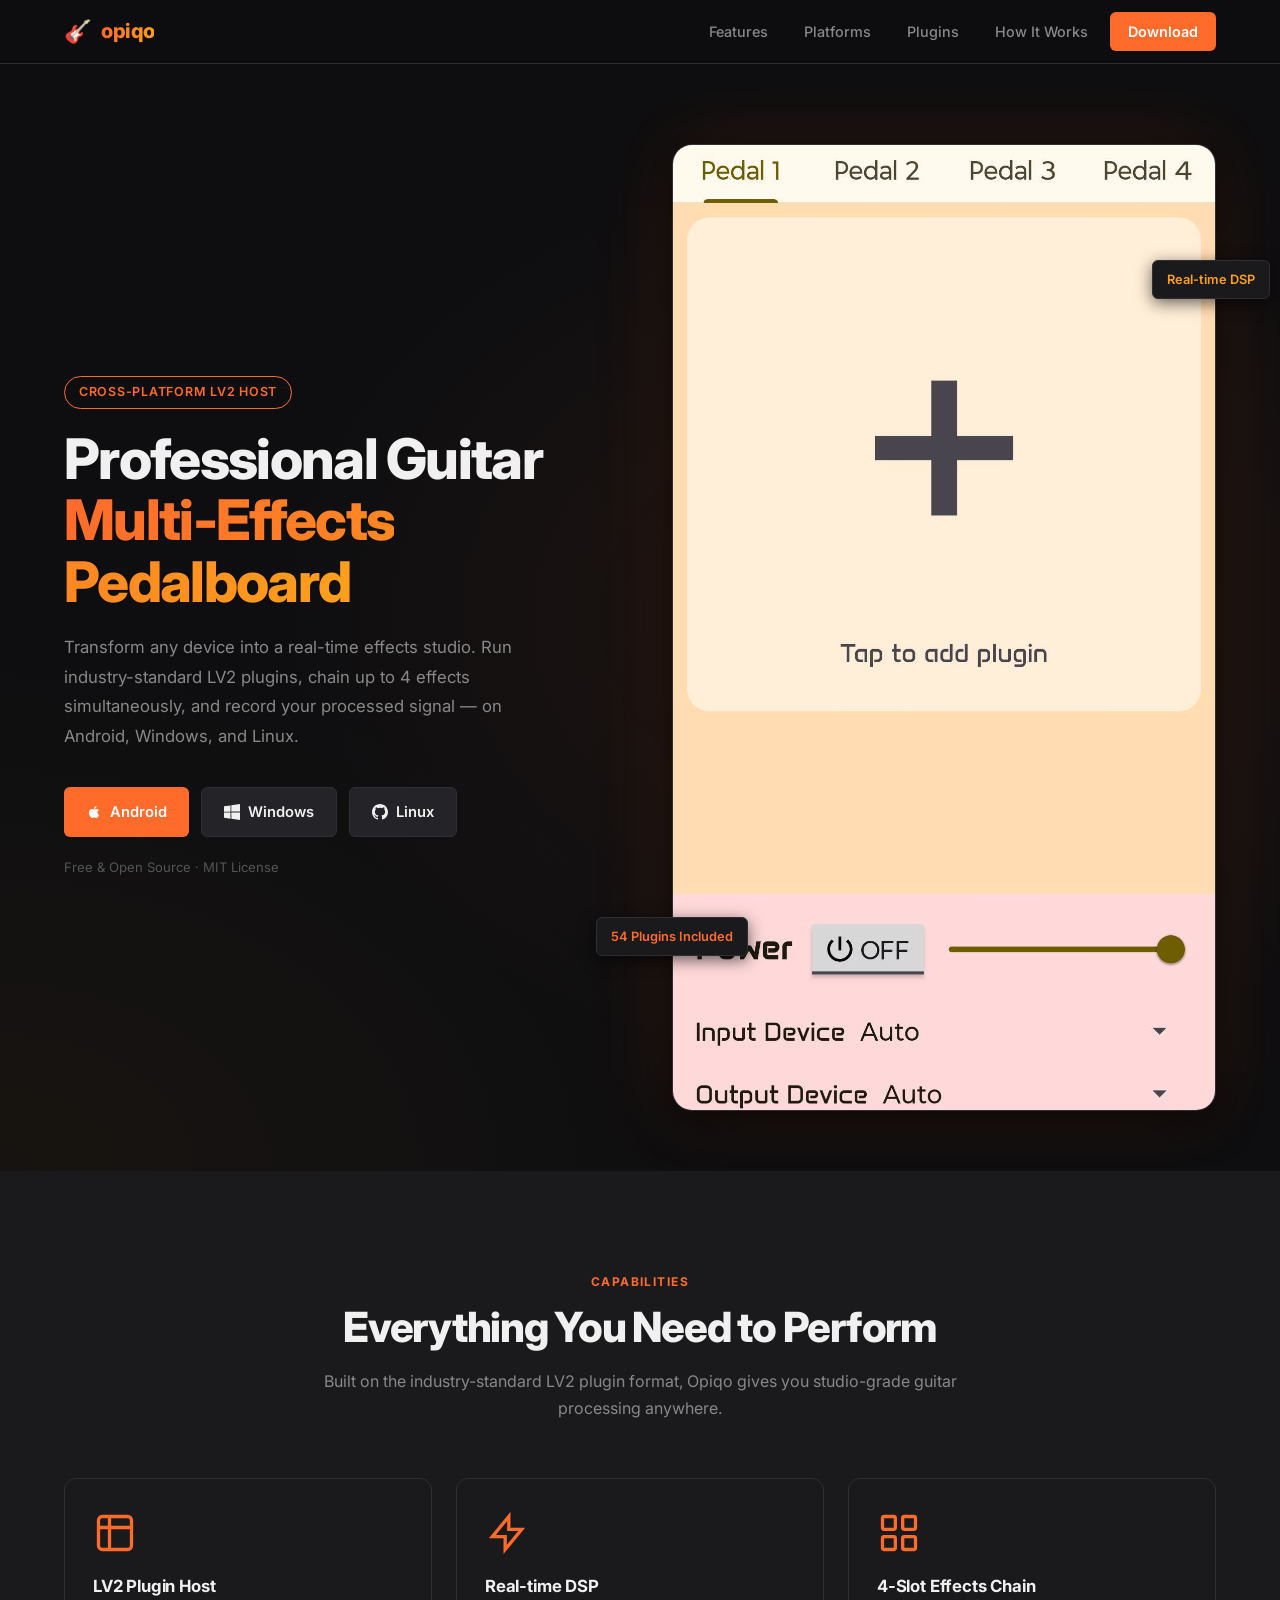
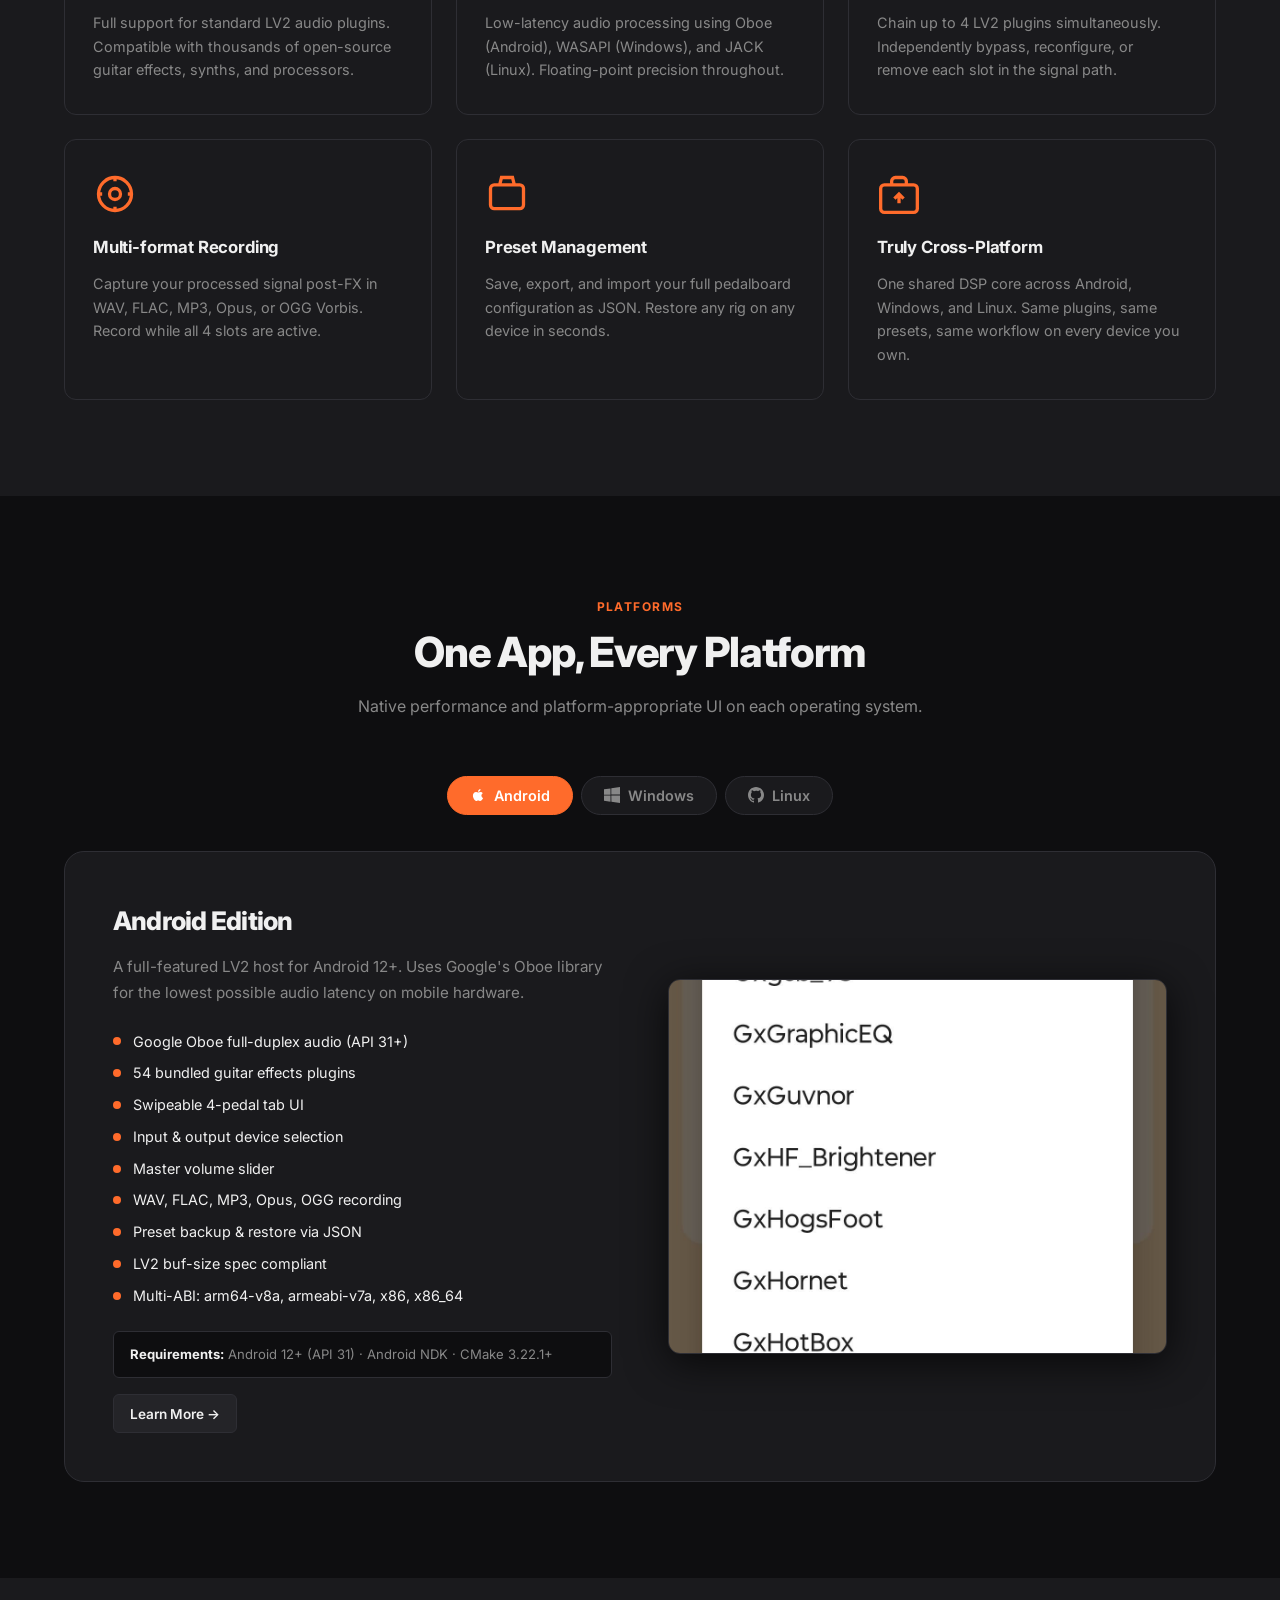
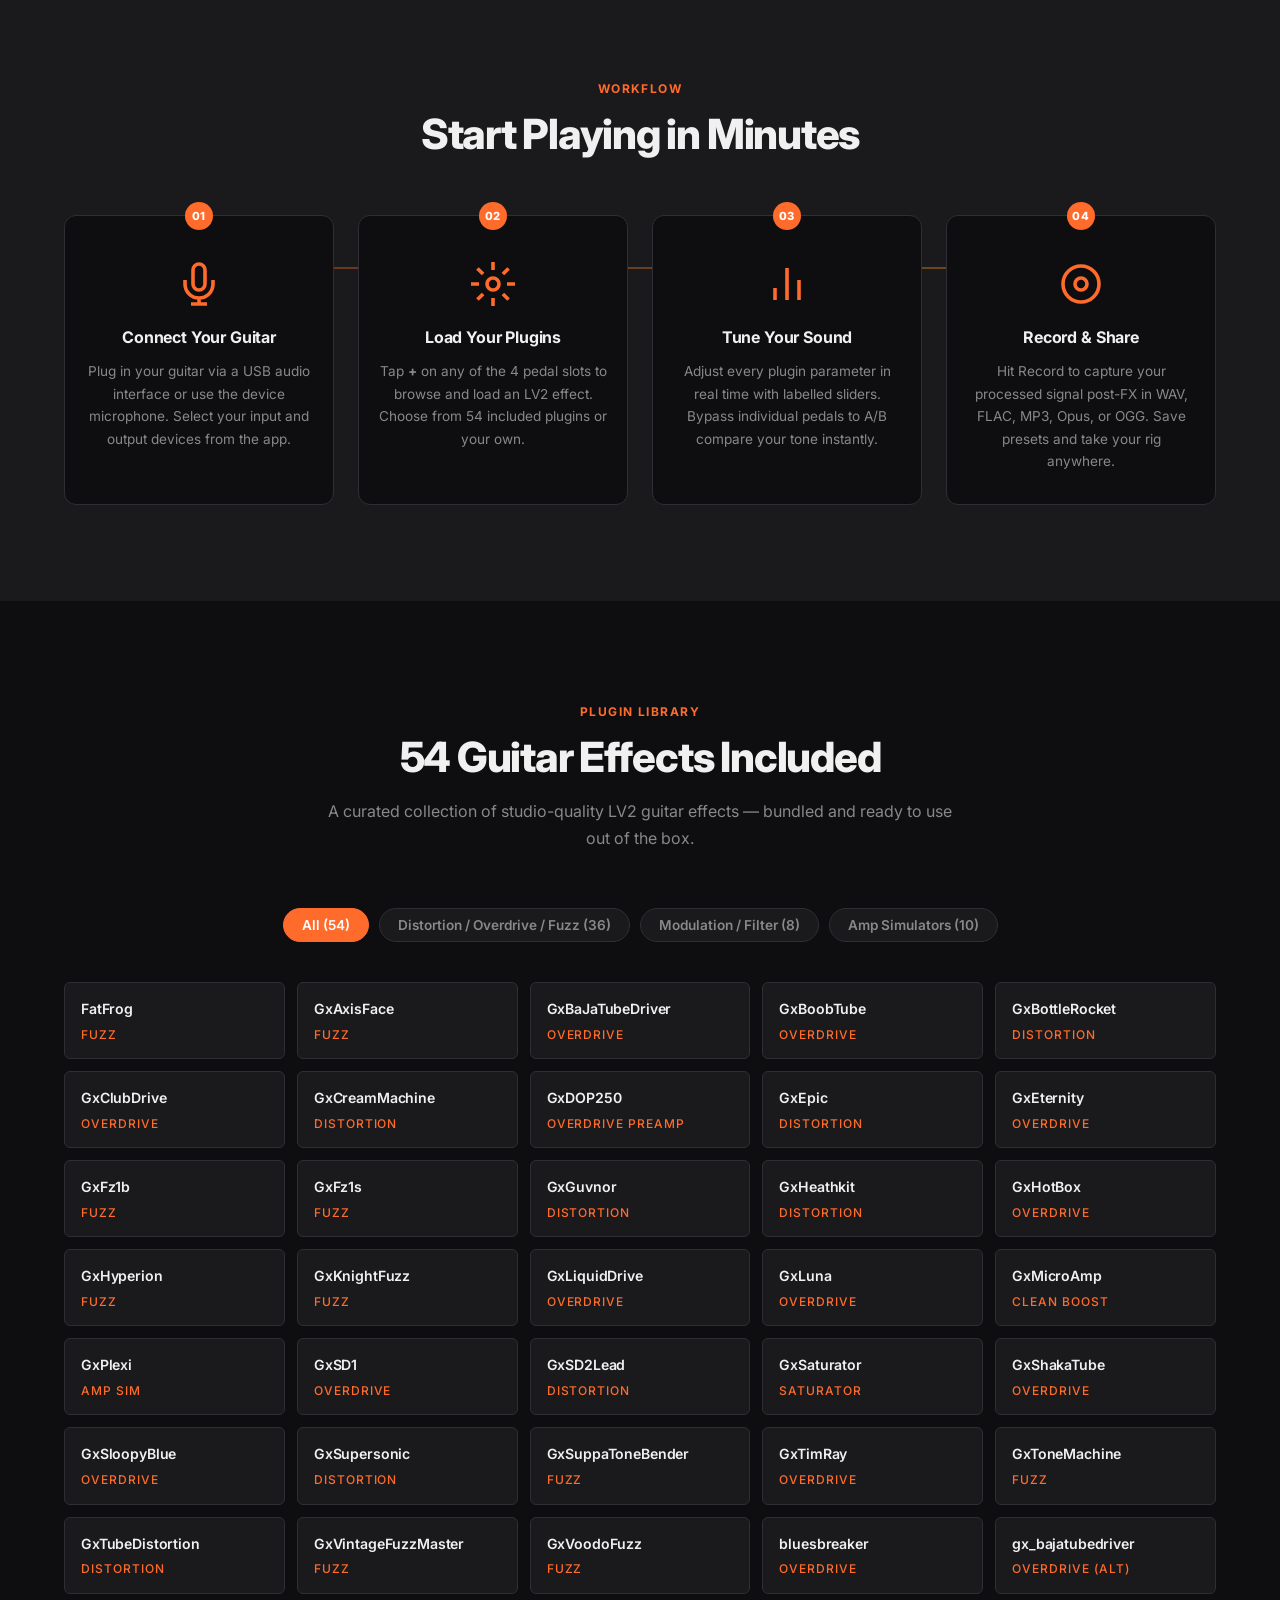
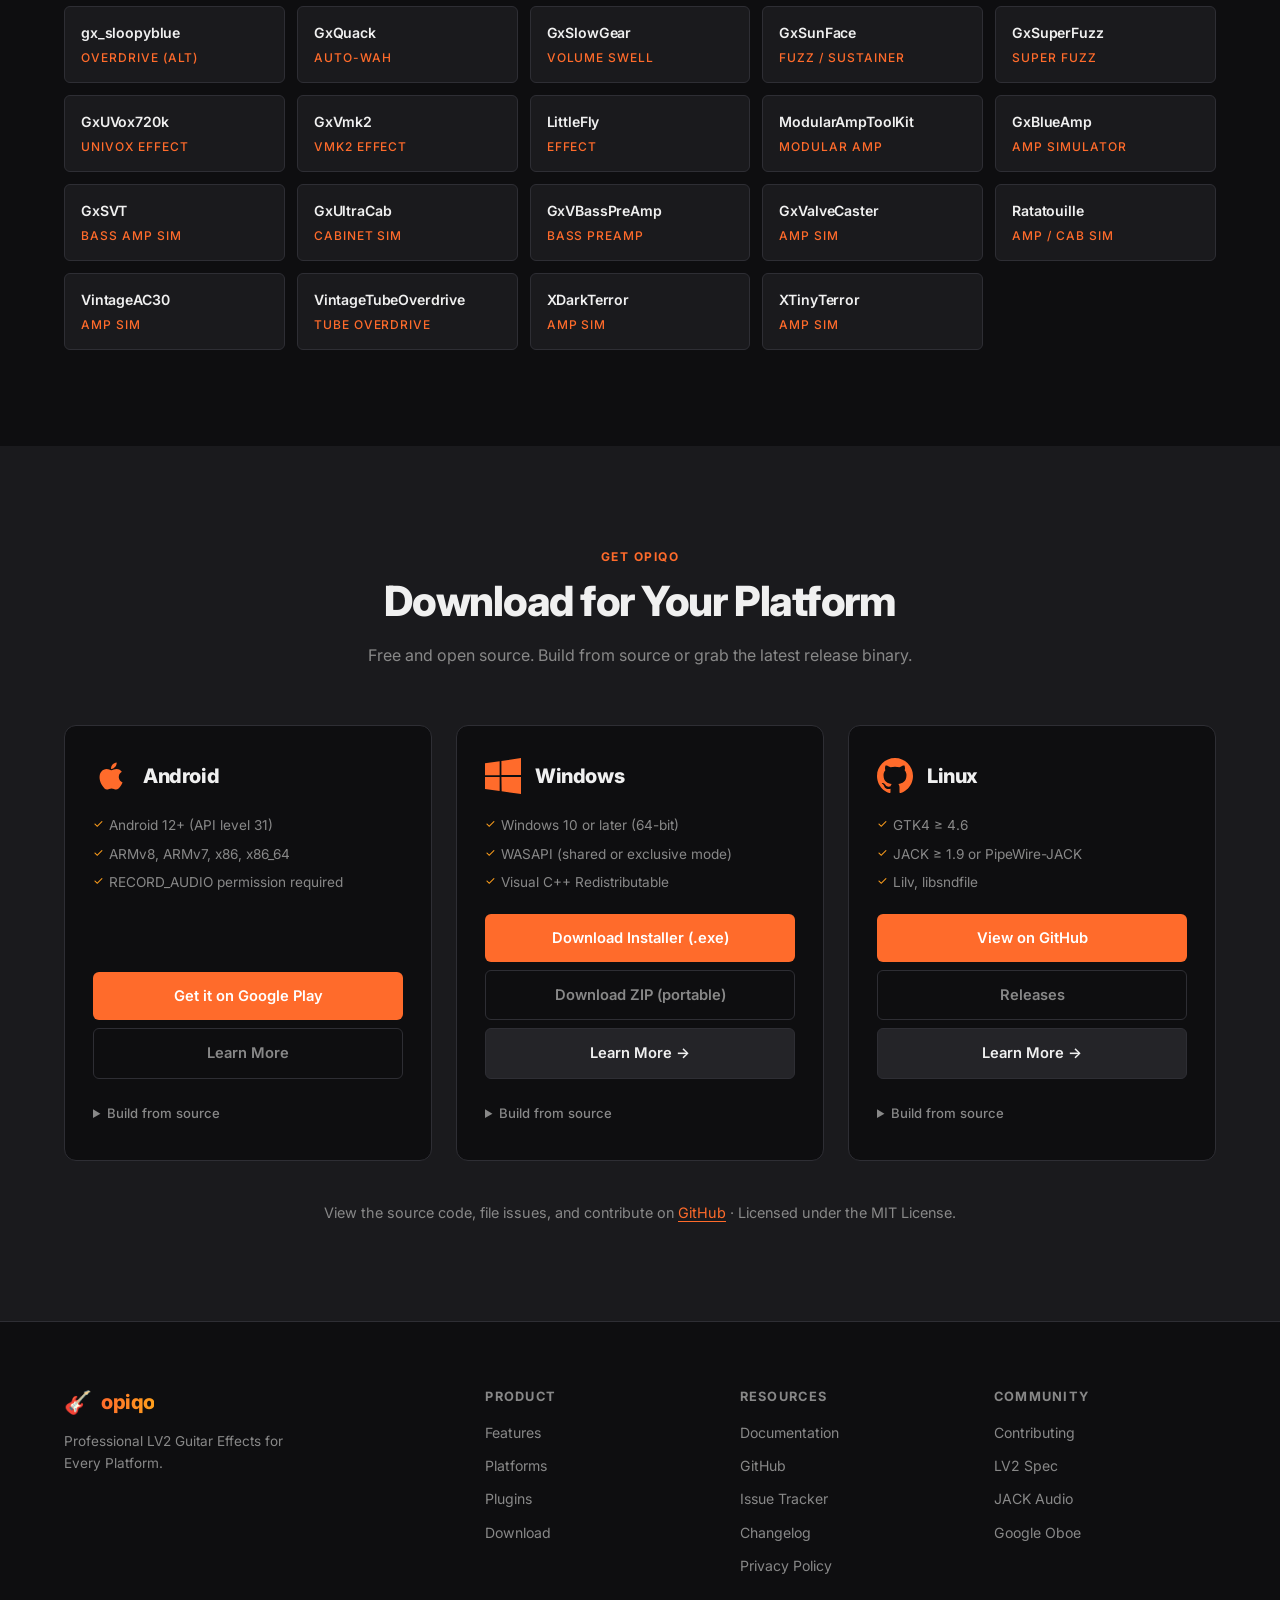
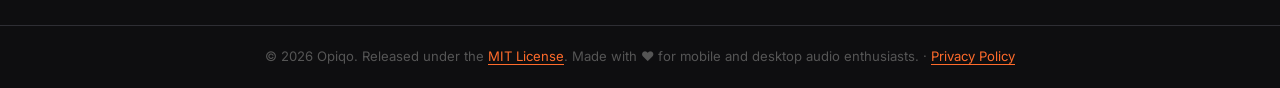
<file: index.html>
<!DOCTYPE html>
<html lang="en">
<head>
  <meta charset="UTF-8" />
  <meta name="viewport" content="width=device-width, initial-scale=1.0" />
  <meta name="description" content="Opiqo — Professional LV2 Guitar Multi-Effects Pedalboard for Android, Windows and Linux. Real-time processing, 4 plugin slots, 54 bundled effects." />
  <meta property="og:title" content="Opiqo — Guitar Multi-Effects Pedalboard" />
  <meta property="og:description" content="Professional LV2 guitar effects for Android, Windows and Linux. Real-time DSP, 4 plugin slots, 54 bundled effects." />
  <meta property="og:type" content="website" />
  <title>Opiqo — Guitar Multi-Effects Pedalboard</title>
  <link rel="preconnect" href="https://fonts.googleapis.com" />
  <link rel="preconnect" href="https://fonts.gstatic.com" crossorigin />
  <link href="https://fonts.googleapis.com/css2?family=Inter:wght@400;500;600;700;800&display=swap" rel="stylesheet" />
  <link rel="stylesheet" href="css/style.css" />
</head>
<body>

  <!-- ===== NAVBAR ===== -->
  <header class="navbar" id="navbar">
    <div class="container navbar__inner">
      <a href="#" class="navbar__logo" aria-label="Opiqo home">
        <span class="logo-icon" aria-hidden="true">🎸</span>
        <span class="logo-text">opiqo</span>
      </a>
      <nav class="navbar__nav" id="navMenu" aria-label="Main navigation">
        <a href="#features" class="nav-link">Features</a>
        <a href="#platforms" class="nav-link">Platforms</a>
        <a href="#plugins" class="nav-link">Plugins</a>
        <a href="#how-it-works" class="nav-link">How It Works</a>
        <a href="#download" class="nav-link nav-link--cta">Download</a>
      </nav>
      <button class="navbar__hamburger" id="hamburgerBtn" aria-label="Toggle navigation" aria-expanded="false" aria-controls="navMenu">
        <span></span><span></span><span></span>
      </button>
    </div>
  </header>

  <main>

    <!-- ===== HERO ===== -->
    <section class="hero" id="hero">
      <div class="container hero__inner">
        <div class="hero__text">
          <span class="hero__badge">Cross-Platform LV2 Host</span>
          <h1 class="hero__title">Professional Guitar<br /><span class="gradient-text">Multi-Effects Pedalboard</span></h1>
          <p class="hero__sub">Transform any device into a real-time effects studio. Run industry-standard LV2 plugins, chain up to 4 effects simultaneously, and record your processed signal — on Android, Windows, and Linux.</p>
          <div class="hero__ctas">
            <a href="https://play.google.com/store/apps/details?id=org.acoustixaudio.opiqo.multi" class="btn btn--primary" target="_blank" rel="noopener noreferrer">
              <svg class="btn__icon" aria-hidden="true" viewBox="0 0 24 24" fill="currentColor"><path d="M17.05 20.28c-.98.95-2.05.8-3.08.35-1.09-.46-2.09-.48-3.24 0-1.44.62-2.2.44-3.06-.35C2.79 15.25 3.51 7.7 9.05 7.4c1.38.07 2.33.74 3.13.8 1.19-.24 2.33-.93 3.6-.84 1.53.12 2.68.72 3.44 1.84-3.13 1.87-2.38 5.98.48 7.13-.57 1.39-1.32 2.76-2.65 3.95zM12.03 7.25c-.15-2.23 1.66-4.07 3.74-4.25.29 2.58-2.34 4.5-3.74 4.25z"/></svg>
              Android
            </a>
            <a href="windows/index.html" class="btn btn--secondary">
              <svg class="btn__icon" aria-hidden="true" viewBox="0 0 24 24" fill="currentColor"><path d="M0 3.449L9.75 2.1v9.451H0m10.949-9.602L24 0v11.4H10.949M0 12.6h9.75v9.451L0 20.699M10.949 12.6H24V24l-12.9-1.801"/></svg>
              Windows
            </a>
            <a href="linux/index.html" class="btn btn--secondary">
              <svg class="btn__icon" aria-hidden="true" viewBox="0 0 24 24" fill="currentColor"><path d="M12 0C5.374 0 0 5.373 0 12c0 5.302 3.438 9.8 8.207 11.387.6.113.793-.261.793-.577v-2.234c-3.338.726-4.033-1.416-4.033-1.416-.546-1.387-1.333-1.756-1.333-1.756-1.089-.745.083-.729.083-.729 1.205.084 1.839 1.237 1.839 1.237 1.07 1.834 2.807 1.304 3.492.997.107-.775.418-1.305.762-1.604-2.665-.305-5.467-1.334-5.467-5.931 0-1.311.469-2.381 1.236-3.221-.124-.303-.535-1.524.117-3.176 0 0 1.008-.322 3.301 1.23A11.509 11.509 0 0112 5.803c1.02.005 2.047.138 3.006.404 2.291-1.552 3.297-1.23 3.297-1.23.653 1.653.242 2.874.118 3.176.77.84 1.235 1.911 1.235 3.221 0 4.609-2.807 5.624-5.479 5.921.43.372.823 1.102.823 2.222v3.293c0 .319.192.694.801.576C20.566 21.797 24 17.3 24 12c0-6.627-5.373-12-12-12z"/></svg>
              Linux
            </a>
          </div>
          <p class="hero__note">Free &amp; Open Source · MIT License</p>
        </div>
        <div class="hero__visual">
          <div class="hero__screenshot-wrap">
            <img src="android/opiqo-1.jpg" alt="Opiqo app showing 4 plugin slots loaded with guitar effects" class="hero__screenshot" loading="eager" />
            <div class="hero__badge-float hero__badge-float--plugins">54 Plugins Included</div>
            <div class="hero__badge-float hero__badge-float--rt">Real-time DSP</div>
          </div>
        </div>
      </div>
    </section>

    <!-- ===== FEATURES ===== -->
    <section class="section features" id="features">
      <div class="container">
        <div class="section__header reveal">
          <span class="section__eyebrow">Capabilities</span>
          <h2 class="section__title">Everything You Need to Perform</h2>
          <p class="section__desc">Built on the industry-standard LV2 plugin format, Opiqo gives you studio-grade guitar processing anywhere.</p>
        </div>
        <div class="features__grid">

          <div class="feature-card reveal">
            <div class="feature-card__icon" aria-hidden="true">
              <svg viewBox="0 0 24 24" fill="none" stroke="currentColor" stroke-width="1.8"><path d="M9 3H5a2 2 0 00-2 2v4m6-6h10a2 2 0 012 2v4M9 3v18m0 0h10a2 2 0 002-2V9M9 21H5a2 2 0 01-2-2V9m0 0h18"/></svg>
            </div>
            <h3 class="feature-card__title">LV2 Plugin Host</h3>
            <p class="feature-card__desc">Full support for standard LV2 audio plugins. Compatible with thousands of open-source guitar effects, synths, and processors.</p>
          </div>

          <div class="feature-card reveal">
            <div class="feature-card__icon" aria-hidden="true">
              <svg viewBox="0 0 24 24" fill="none" stroke="currentColor" stroke-width="1.8"><path d="M13 10V3L4 14h7v7l9-11h-7z"/></svg>
            </div>
            <h3 class="feature-card__title">Real-time DSP</h3>
            <p class="feature-card__desc">Low-latency audio processing using Oboe (Android), WASAPI (Windows), and JACK (Linux). Floating-point precision throughout.</p>
          </div>

          <div class="feature-card reveal">
            <div class="feature-card__icon" aria-hidden="true">
              <svg viewBox="0 0 24 24" fill="none" stroke="currentColor" stroke-width="1.8"><rect x="3" y="3" width="7" height="7" rx="1"/><rect x="14" y="3" width="7" height="7" rx="1"/><rect x="3" y="14" width="7" height="7" rx="1"/><rect x="14" y="14" width="7" height="7" rx="1"/></svg>
            </div>
            <h3 class="feature-card__title">4-Slot Effects Chain</h3>
            <p class="feature-card__desc">Chain up to 4 LV2 plugins simultaneously. Independently bypass, reconfigure, or remove each slot in the signal path.</p>
          </div>

          <div class="feature-card reveal">
            <div class="feature-card__icon" aria-hidden="true">
              <svg viewBox="0 0 24 24" fill="none" stroke="currentColor" stroke-width="1.8"><circle cx="12" cy="12" r="9"/><circle cx="12" cy="12" r="3"/><path d="M12 3v2M12 19v2M3 12h2M19 12h2"/></svg>
            </div>
            <h3 class="feature-card__title">Multi-format Recording</h3>
            <p class="feature-card__desc">Capture your processed signal post-FX in WAV, FLAC, MP3, Opus, or OGG Vorbis. Record while all 4 slots are active.</p>
          </div>

          <div class="feature-card reveal">
            <div class="feature-card__icon" aria-hidden="true">
              <svg viewBox="0 0 24 24" fill="none" stroke="currentColor" stroke-width="1.8"><path d="M8 7H5a2 2 0 00-2 2v9a2 2 0 002 2h14a2 2 0 002-2V9a2 2 0 00-2-2h-3m-1-4H9l-1 4h8l-1-4z"/></svg>
            </div>
            <h3 class="feature-card__title">Preset Management</h3>
            <p class="feature-card__desc">Save, export, and import your full pedalboard configuration as JSON. Restore any rig on any device in seconds.</p>
          </div>

          <div class="feature-card reveal">
            <div class="feature-card__icon" aria-hidden="true">
              <svg viewBox="0 0 24 24" fill="none" stroke="currentColor" stroke-width="1.8"><rect x="2" y="7" width="20" height="15" rx="2"/><path d="M16 7V5a2 2 0 00-2-2h-4a2 2 0 00-2 2v2"/><path d="M12 12v5M9.5 14.5l2.5-2.5 2.5 2.5"/></svg>
            </div>
            <h3 class="feature-card__title">Truly Cross-Platform</h3>
            <p class="feature-card__desc">One shared DSP core across Android, Windows, and Linux. Same plugins, same presets, same workflow on every device you own.</p>
          </div>

        </div>
      </div>
    </section>

    <!-- ===== PLATFORMS ===== -->
    <section class="section platforms" id="platforms">
      <div class="container">
        <div class="section__header reveal">
          <span class="section__eyebrow">Platforms</span>
          <h2 class="section__title">One App, Every Platform</h2>
          <p class="section__desc">Native performance and platform-appropriate UI on each operating system.</p>
        </div>

        <div class="tabs reveal" role="tablist" aria-label="Platform details">
          <button class="tab tab--active" role="tab" aria-selected="true" aria-controls="tab-android" id="tab-btn-android" data-tab="android">
            <svg class="tab__icon" aria-hidden="true" viewBox="0 0 24 24" fill="currentColor"><path d="M17.05 20.28c-.98.95-2.05.8-3.08.35-1.09-.46-2.09-.48-3.24 0-1.44.62-2.2.44-3.06-.35C2.79 15.25 3.51 7.7 9.05 7.4c1.38.07 2.33.74 3.13.8 1.19-.24 2.33-.93 3.6-.84 1.53.12 2.68.72 3.44 1.84-3.13 1.87-2.38 5.98.48 7.13-.57 1.39-1.32 2.76-2.65 3.95zM12.03 7.25c-.15-2.23 1.66-4.07 3.74-4.25.29 2.58-2.34 4.5-3.74 4.25z"/></svg>
            Android
          </button>
          <button class="tab" role="tab" aria-selected="false" aria-controls="tab-windows" id="tab-btn-windows" data-tab="windows">
            <svg class="tab__icon" aria-hidden="true" viewBox="0 0 24 24" fill="currentColor"><path d="M0 3.449L9.75 2.1v9.451H0m10.949-9.602L24 0v11.4H10.949M0 12.6h9.75v9.451L0 20.699M10.949 12.6H24V24l-12.9-1.801"/></svg>
            Windows
          </button>
          <button class="tab" role="tab" aria-selected="false" aria-controls="tab-linux" id="tab-btn-linux" data-tab="linux">
            <svg class="tab__icon" aria-hidden="true" viewBox="0 0 24 24" fill="currentColor"><path d="M12 0C5.374 0 0 5.373 0 12c0 5.302 3.438 9.8 8.207 11.387.6.113.793-.261.793-.577v-2.234c-3.338.726-4.033-1.416-4.033-1.416-.546-1.387-1.333-1.756-1.333-1.756-1.089-.745.083-.729.083-.729 1.205.084 1.839 1.237 1.839 1.237 1.07 1.834 2.807 1.304 3.492.997.107-.775.418-1.305.762-1.604-2.665-.305-5.467-1.334-5.467-5.931 0-1.311.469-2.381 1.236-3.221-.124-.303-.535-1.524.117-3.176 0 0 1.008-.322 3.301 1.23A11.509 11.509 0 0112 5.803c1.02.005 2.047.138 3.006.404 2.291-1.552 3.297-1.23 3.297-1.23.653 1.653.242 2.874.118 3.176.77.84 1.235 1.911 1.235 3.221 0 4.609-2.807 5.624-5.479 5.921.43.372.823 1.102.823 2.222v3.293c0 .319.192.694.801.576C20.566 21.797 24 17.3 24 12c0-6.627-5.373-12-12-12z"/></svg>
            Linux
          </button>
        </div>

        <div class="tab-panels">

          <div class="tab-panel tab-panel--active" id="tab-android" role="tabpanel" aria-labelledby="tab-btn-android">
            <div class="tab-panel__content">
              <div class="tab-panel__info">
                <h3 class="tab-panel__title">Android Edition</h3>
                <p class="tab-panel__desc">A full-featured LV2 host for Android 12+. Uses Google's Oboe library for the lowest possible audio latency on mobile hardware.</p>
                <ul class="tab-panel__list">
                  <li>Google Oboe full-duplex audio (API 31+)</li>
                  <li>54 bundled guitar effects plugins</li>
                  <li>Swipeable 4-pedal tab UI</li>
                  <li>Input &amp; output device selection</li>
                  <li>Master volume slider</li>
                  <li>WAV, FLAC, MP3, Opus, OGG recording</li>
                  <li>Preset backup &amp; restore via JSON</li>
                  <li>LV2 buf-size spec compliant</li>
                  <li>Multi-ABI: arm64-v8a, armeabi-v7a, x86, x86_64</li>
                </ul>
                <div class="tab-panel__reqs">
                  <strong>Requirements:</strong> Android 12+ (API 31) · Android NDK · CMake 3.22.1+
                </div>
                <div style="margin-top: 1rem;">
                  <a href="android/index.html" class="btn btn--secondary" style="font-size: .85rem; padding: .45rem 1rem;">Learn More →</a>
                </div>
              </div>
              <div class="tab-panel__screenshot">
                <img src="android/opiqo-2.jpg" alt="Opiqo Android app showing the 4-pedal swipeable tab interface" loading="lazy" />
              </div>
            </div>
          </div>

          <div class="tab-panel" id="tab-windows" role="tabpanel" aria-labelledby="tab-btn-windows" hidden>
            <div class="tab-panel__content">
              <div class="tab-panel__info">
                <h3 class="tab-panel__title">Windows Edition</h3>
                <p class="tab-panel__desc">A native Win32 desktop host with WASAPI audio. Low-latency duplex streaming with a clean 2×2 plugin slot grid layout.</p>
                <ul class="tab-panel__list">
                  <li>WASAPI shared &amp; exclusive duplex streams</li>
                  <li>Win32 native UI — 2×2 plugin slot grid</li>
                  <li>MMCSS real-time audio thread priority</li>
                  <li>IMMDeviceEnumerator hot-plug detection</li>
                  <li>Power toggle state machine (Off / Starting / Running / Error)</li>
                  <li>WAV, MP3, OGG recording with quality selection</li>
                  <li>Settings dialog: sample rate, block size, share mode</li>
                  <li>Full preset import / export</li>
                  <li>MinGW cross-compile supported</li>
                </ul>
                <div class="tab-panel__reqs">
                  <strong>Requirements:</strong> Windows 10+ · MinGW or MSVC · CMake 3.22+
                </div>
                <div style="margin-top: 1rem;">
                  <a href="windows/index.html" class="btn btn--secondary" style="font-size: .85rem; padding: .45rem 1rem;">Learn More →</a>
                </div>
              </div>
              <div class="tab-panel__screenshot">
                <img src="windows/opiqo 1.PNG.jpg" alt="Opiqo Windows app showing the 2x2 plugin slot grid layout" loading="lazy" />
              </div>
            </div>
          </div>

          <div class="tab-panel" id="tab-linux" role="tabpanel" aria-labelledby="tab-btn-linux" hidden>
            <div class="tab-panel__content">
              <div class="tab-panel__info">
                <h3 class="tab-panel__title">Linux Edition</h3>
                <p class="tab-panel__desc">A native GTK4 desktop host using JACK Audio Connection Kit. Works on both classic JACK2 and modern PipeWire via the JACK compatibility layer.</p>
                <ul class="tab-panel__list">
                  <li>JACK / PipeWire-JACK duplex audio</li>
                  <li>GTK4 UI — 2×2 plugin slot grid via GtkGrid</li>
                  <li>jack_set_port_registration_callback hot-plug</li>
                  <li>SCHED_FIFO real-time audio thread</li>
                  <li>Power toggle with JACK server-lost recovery</li>
                  <li>WAV, MP3, OGG recording</li>
                  <li>Settings dialog: JACK ports, buffer size (read-only from server)</li>
                  <li>XDG-compliant settings: <code>~/.config/opiqo/settings.json</code></li>
                  <li>X11 and Wayland compatible</li>
                </ul>
                <div class="tab-panel__reqs">
                  <strong>Requirements:</strong> GTK4 ≥ 4.6 · JACK ≥ 1.9 · Lilv · libsndfile · CMake 3.22+
                </div>
                <div style="margin-top: 1rem;">
                  <a href="linux/index.html" class="btn btn--secondary" style="font-size: .85rem; padding: .45rem 1rem;">Learn More →</a>
                </div>
              </div>
              <div class="tab-panel__screenshot">
                <img src="linux/opiqo-1.png.jpg" alt="Opiqo Linux GTK4 app showing the 2x2 plugin slot grid layout" loading="lazy" />
              </div>
            </div>
          </div>

        </div>
      </div>
    </section>

    <!-- ===== HOW IT WORKS ===== -->
    <section class="section how-it-works" id="how-it-works">
      <div class="container">
        <div class="section__header reveal">
          <span class="section__eyebrow">Workflow</span>
          <h2 class="section__title">Start Playing in Minutes</h2>
        </div>
        <ol class="steps" aria-label="How to use Opiqo">
          <li class="step reveal">
            <div class="step__number" aria-hidden="true">01</div>
            <div class="step__icon" aria-hidden="true">
              <svg viewBox="0 0 24 24" fill="none" stroke="currentColor" stroke-width="1.8"><path d="M12 2a3 3 0 013 3v7a3 3 0 01-6 0V5a3 3 0 013-3z"/><path d="M19 10v2a7 7 0 01-14 0v-2M12 19v3M8 22h8"/></svg>
            </div>
            <h3 class="step__title">Connect Your Guitar</h3>
            <p class="step__desc">Plug in your guitar via a USB audio interface or use the device microphone. Select your input and output devices from the app.</p>
          </li>
          <li class="step reveal">
            <div class="step__number" aria-hidden="true">02</div>
            <div class="step__icon" aria-hidden="true">
              <svg viewBox="0 0 24 24" fill="none" stroke="currentColor" stroke-width="1.8"><circle cx="12" cy="12" r="3"/><path d="M12 1v4M12 19v4M4.22 4.22l2.83 2.83M16.95 16.95l2.83 2.83M1 12h4M19 12h4M4.22 19.78l2.83-2.83M16.95 7.05l2.83-2.83"/></svg>
            </div>
            <h3 class="step__title">Load Your Plugins</h3>
            <p class="step__desc">Tap <strong>+</strong> on any of the 4 pedal slots to browse and load an LV2 effect. Choose from 54 included plugins or your own.</p>
          </li>
          <li class="step reveal">
            <div class="step__number" aria-hidden="true">03</div>
            <div class="step__icon" aria-hidden="true">
              <svg viewBox="0 0 24 24" fill="none" stroke="currentColor" stroke-width="1.8"><line x1="18" y1="20" x2="18" y2="10"/><line x1="12" y1="20" x2="12" y2="4"/><line x1="6" y1="20" x2="6" y2="14"/></svg>
            </div>
            <h3 class="step__title">Tune Your Sound</h3>
            <p class="step__desc">Adjust every plugin parameter in real time with labelled sliders. Bypass individual pedals to A/B compare your tone instantly.</p>
          </li>
          <li class="step reveal">
            <div class="step__number" aria-hidden="true">04</div>
            <div class="step__icon" aria-hidden="true">
              <svg viewBox="0 0 24 24" fill="none" stroke="currentColor" stroke-width="1.8"><circle cx="12" cy="12" r="9"/><circle cx="12" cy="12" r="3"/></svg>
            </div>
            <h3 class="step__title">Record &amp; Share</h3>
            <p class="step__desc">Hit Record to capture your processed signal post-FX in WAV, FLAC, MP3, Opus, or OGG. Save presets and take your rig anywhere.</p>
          </li>
        </ol>
      </div>
    </section>

    <!-- ===== PLUGINS ===== -->
    <section class="section plugins" id="plugins">
      <div class="container">
        <div class="section__header reveal">
          <span class="section__eyebrow">Plugin Library</span>
          <h2 class="section__title">54 Guitar Effects Included</h2>
          <p class="section__desc">A curated collection of studio-quality LV2 guitar effects — bundled and ready to use out of the box.</p>
        </div>

        <div class="plugin-filters reveal" role="group" aria-label="Filter plugins by category">
          <button class="filter-btn filter-btn--active" data-filter="all">All (54)</button>
          <button class="filter-btn" data-filter="distortion">Distortion / Overdrive / Fuzz (36)</button>
          <button class="filter-btn" data-filter="modulation">Modulation / Filter (8)</button>
          <button class="filter-btn" data-filter="amp">Amp Simulators (10)</button>
        </div>

        <div class="plugin-grid" id="pluginGrid" aria-live="polite" aria-label="Plugin list">

          <!-- Distortion / Overdrive / Fuzz -->
          <div class="plugin-card reveal" data-category="distortion"><span class="plugin-card__name">FatFrog</span><span class="plugin-card__type">Fuzz</span></div>
          <div class="plugin-card reveal" data-category="distortion"><span class="plugin-card__name">GxAxisFace</span><span class="plugin-card__type">Fuzz</span></div>
          <div class="plugin-card reveal" data-category="distortion"><span class="plugin-card__name">GxBaJaTubeDriver</span><span class="plugin-card__type">Overdrive</span></div>
          <div class="plugin-card reveal" data-category="distortion"><span class="plugin-card__name">GxBoobTube</span><span class="plugin-card__type">Overdrive</span></div>
          <div class="plugin-card reveal" data-category="distortion"><span class="plugin-card__name">GxBottleRocket</span><span class="plugin-card__type">Distortion</span></div>
          <div class="plugin-card reveal" data-category="distortion"><span class="plugin-card__name">GxClubDrive</span><span class="plugin-card__type">Overdrive</span></div>
          <div class="plugin-card reveal" data-category="distortion"><span class="plugin-card__name">GxCreamMachine</span><span class="plugin-card__type">Distortion</span></div>
          <div class="plugin-card reveal" data-category="distortion"><span class="plugin-card__name">GxDOP250</span><span class="plugin-card__type">Overdrive Preamp</span></div>
          <div class="plugin-card reveal" data-category="distortion"><span class="plugin-card__name">GxEpic</span><span class="plugin-card__type">Distortion</span></div>
          <div class="plugin-card reveal" data-category="distortion"><span class="plugin-card__name">GxEternity</span><span class="plugin-card__type">Overdrive</span></div>
          <div class="plugin-card reveal" data-category="distortion"><span class="plugin-card__name">GxFz1b</span><span class="plugin-card__type">Fuzz</span></div>
          <div class="plugin-card reveal" data-category="distortion"><span class="plugin-card__name">GxFz1s</span><span class="plugin-card__type">Fuzz</span></div>
          <div class="plugin-card reveal" data-category="distortion"><span class="plugin-card__name">GxGuvnor</span><span class="plugin-card__type">Distortion</span></div>
          <div class="plugin-card reveal" data-category="distortion"><span class="plugin-card__name">GxHeathkit</span><span class="plugin-card__type">Distortion</span></div>
          <div class="plugin-card reveal" data-category="distortion"><span class="plugin-card__name">GxHotBox</span><span class="plugin-card__type">Overdrive</span></div>
          <div class="plugin-card reveal" data-category="distortion"><span class="plugin-card__name">GxHyperion</span><span class="plugin-card__type">Fuzz</span></div>
          <div class="plugin-card reveal" data-category="distortion"><span class="plugin-card__name">GxKnightFuzz</span><span class="plugin-card__type">Fuzz</span></div>
          <div class="plugin-card reveal" data-category="distortion"><span class="plugin-card__name">GxLiquidDrive</span><span class="plugin-card__type">Overdrive</span></div>
          <div class="plugin-card reveal" data-category="distortion"><span class="plugin-card__name">GxLuna</span><span class="plugin-card__type">Overdrive</span></div>
          <div class="plugin-card reveal" data-category="distortion"><span class="plugin-card__name">GxMicroAmp</span><span class="plugin-card__type">Clean Boost</span></div>
          <div class="plugin-card reveal" data-category="distortion"><span class="plugin-card__name">GxPlexi</span><span class="plugin-card__type">Amp Sim</span></div>
          <div class="plugin-card reveal" data-category="distortion"><span class="plugin-card__name">GxSD1</span><span class="plugin-card__type">Overdrive</span></div>
          <div class="plugin-card reveal" data-category="distortion"><span class="plugin-card__name">GxSD2Lead</span><span class="plugin-card__type">Distortion</span></div>
          <div class="plugin-card reveal" data-category="distortion"><span class="plugin-card__name">GxSaturator</span><span class="plugin-card__type">Saturator</span></div>
          <div class="plugin-card reveal" data-category="distortion"><span class="plugin-card__name">GxShakaTube</span><span class="plugin-card__type">Overdrive</span></div>
          <div class="plugin-card reveal" data-category="distortion"><span class="plugin-card__name">GxSloopyBlue</span><span class="plugin-card__type">Overdrive</span></div>
          <div class="plugin-card reveal" data-category="distortion"><span class="plugin-card__name">GxSupersonic</span><span class="plugin-card__type">Distortion</span></div>
          <div class="plugin-card reveal" data-category="distortion"><span class="plugin-card__name">GxSuppaToneBender</span><span class="plugin-card__type">Fuzz</span></div>
          <div class="plugin-card reveal" data-category="distortion"><span class="plugin-card__name">GxTimRay</span><span class="plugin-card__type">Overdrive</span></div>
          <div class="plugin-card reveal" data-category="distortion"><span class="plugin-card__name">GxToneMachine</span><span class="plugin-card__type">Fuzz</span></div>
          <div class="plugin-card reveal" data-category="distortion"><span class="plugin-card__name">GxTubeDistortion</span><span class="plugin-card__type">Distortion</span></div>
          <div class="plugin-card reveal" data-category="distortion"><span class="plugin-card__name">GxVintageFuzzMaster</span><span class="plugin-card__type">Fuzz</span></div>
          <div class="plugin-card reveal" data-category="distortion"><span class="plugin-card__name">GxVoodoFuzz</span><span class="plugin-card__type">Fuzz</span></div>
          <div class="plugin-card reveal" data-category="distortion"><span class="plugin-card__name">bluesbreaker</span><span class="plugin-card__type">Overdrive</span></div>
          <div class="plugin-card reveal" data-category="distortion"><span class="plugin-card__name">gx_bajatubedriver</span><span class="plugin-card__type">Overdrive (alt)</span></div>
          <div class="plugin-card reveal" data-category="distortion"><span class="plugin-card__name">gx_sloopyblue</span><span class="plugin-card__type">Overdrive (alt)</span></div>

          <!-- Modulation / Filter / Special Effects -->
          <div class="plugin-card reveal" data-category="modulation"><span class="plugin-card__name">GxQuack</span><span class="plugin-card__type">Auto-wah</span></div>
          <div class="plugin-card reveal" data-category="modulation"><span class="plugin-card__name">GxSlowGear</span><span class="plugin-card__type">Volume Swell</span></div>
          <div class="plugin-card reveal" data-category="modulation"><span class="plugin-card__name">GxSunFace</span><span class="plugin-card__type">Fuzz / Sustainer</span></div>
          <div class="plugin-card reveal" data-category="modulation"><span class="plugin-card__name">GxSuperFuzz</span><span class="plugin-card__type">Super Fuzz</span></div>
          <div class="plugin-card reveal" data-category="modulation"><span class="plugin-card__name">GxUVox720k</span><span class="plugin-card__type">UniVox Effect</span></div>
          <div class="plugin-card reveal" data-category="modulation"><span class="plugin-card__name">GxVmk2</span><span class="plugin-card__type">VMK2 Effect</span></div>
          <div class="plugin-card reveal" data-category="modulation"><span class="plugin-card__name">LittleFly</span><span class="plugin-card__type">Effect</span></div>
          <div class="plugin-card reveal" data-category="modulation"><span class="plugin-card__name">ModularAmpToolKit</span><span class="plugin-card__type">Modular Amp</span></div>

          <!-- Amp Simulators -->
          <div class="plugin-card reveal" data-category="amp"><span class="plugin-card__name">GxBlueAmp</span><span class="plugin-card__type">Amp Simulator</span></div>
          <div class="plugin-card reveal" data-category="amp"><span class="plugin-card__name">GxSVT</span><span class="plugin-card__type">Bass Amp Sim</span></div>
          <div class="plugin-card reveal" data-category="amp"><span class="plugin-card__name">GxUltraCab</span><span class="plugin-card__type">Cabinet Sim</span></div>
          <div class="plugin-card reveal" data-category="amp"><span class="plugin-card__name">GxVBassPreAmp</span><span class="plugin-card__type">Bass Preamp</span></div>
          <div class="plugin-card reveal" data-category="amp"><span class="plugin-card__name">GxValveCaster</span><span class="plugin-card__type">Amp Sim</span></div>
          <div class="plugin-card reveal" data-category="amp"><span class="plugin-card__name">Ratatouille</span><span class="plugin-card__type">Amp / Cab Sim</span></div>
          <div class="plugin-card reveal" data-category="amp"><span class="plugin-card__name">VintageAC30</span><span class="plugin-card__type">Amp Sim</span></div>
          <div class="plugin-card reveal" data-category="amp"><span class="plugin-card__name">VintageTubeOverdrive</span><span class="plugin-card__type">Tube Overdrive</span></div>
          <div class="plugin-card reveal" data-category="amp"><span class="plugin-card__name">XDarkTerror</span><span class="plugin-card__type">Amp Sim</span></div>
          <div class="plugin-card reveal" data-category="amp"><span class="plugin-card__name">XTinyTerror</span><span class="plugin-card__type">Amp Sim</span></div>

        </div>
      </div>
    </section>

    <!-- ===== DOWNLOAD ===== -->
    <section class="section download" id="download">
      <div class="container">
        <div class="section__header reveal">
          <span class="section__eyebrow">Get Opiqo</span>
          <h2 class="section__title">Download for Your Platform</h2>
          <p class="section__desc">Free and open source. Build from source or grab the latest release binary.</p>
        </div>
        <div class="download-grid">

          <div class="download-card reveal">
            <div class="download-card__header">
              <svg class="download-card__icon" aria-hidden="true" viewBox="0 0 24 24" fill="currentColor"><path d="M17.05 20.28c-.98.95-2.05.8-3.08.35-1.09-.46-2.09-.48-3.24 0-1.44.62-2.2.44-3.06-.35C2.79 15.25 3.51 7.7 9.05 7.4c1.38.07 2.33.74 3.13.8 1.19-.24 2.33-.93 3.6-.84 1.53.12 2.68.72 3.44 1.84-3.13 1.87-2.38 5.98.48 7.13-.57 1.39-1.32 2.76-2.65 3.95zM12.03 7.25c-.15-2.23 1.66-4.07 3.74-4.25.29 2.58-2.34 4.5-3.74 4.25z"/></svg>
              <h3 class="download-card__title">Android</h3>
            </div>
            <ul class="download-card__reqs">
              <li>Android 12+ (API level 31)</li>
              <li>ARMv8, ARMv7, x86, x86_64</li>
              <li>RECORD_AUDIO permission required</li>
            </ul>
            <div class="download-card__actions">
              <a href="https://play.google.com/store/apps/details?id=org.acoustixaudio.opiqo.multi" class="btn btn--primary btn--full" target="_blank" rel="noopener noreferrer">Get it on Google Play</a>
              <a href="android/index.html" class="btn btn--ghost btn--full">Learn More</a>
            </div>
            <div class="download-card__build">
              <details>
                <summary>Build from source</summary>
                <pre><code>git clone https://github.com/opiqo/opiqo.git
cd opiqo
./gradlew assembleRelease</code></pre>
              </details>
            </div>
          </div>

          <div class="download-card reveal">
            <div class="download-card__header">
              <svg class="download-card__icon" aria-hidden="true" viewBox="0 0 24 24" fill="currentColor"><path d="M0 3.449L9.75 2.1v9.451H0m10.949-9.602L24 0v11.4H10.949M0 12.6h9.75v9.451L0 20.699M10.949 12.6H24V24l-12.9-1.801"/></svg>
              <h3 class="download-card__title">Windows</h3>
            </div>
            <ul class="download-card__reqs">
              <li>Windows 10 or later (64-bit)</li>
              <li>WASAPI (shared or exclusive mode)</li>
              <li>Visual C++ Redistributable</li>
            </ul>
            <div class="download-card__actions">
              <a href="https://github.com/djshaji/opiqo-windows/releases/download/34/opiqo-setup.exe" class="btn btn--primary btn--full">Download Installer (.exe)</a>
              <a href="https://github.com/djshaji/opiqo-windows/releases/download/34/opiqo-x86_64-exe.zip" class="btn btn--ghost btn--full">Download ZIP (portable)</a>
              <a href="windows/index.html" class="btn btn--secondary btn--full">Learn More →</a>
            </div>
            <div class="download-card__build">
              <details>
                <summary>Build from source</summary>
                <pre><code>cmake --preset windows-default
cmake --build build-windows -j4</code></pre>
              </details>
            </div>
          </div>

          <div class="download-card reveal">
            <div class="download-card__header">
              <svg class="download-card__icon" aria-hidden="true" viewBox="0 0 24 24" fill="currentColor"><path d="M12 0C5.374 0 0 5.373 0 12c0 5.302 3.438 9.8 8.207 11.387.6.113.793-.261.793-.577v-2.234c-3.338.726-4.033-1.416-4.033-1.416-.546-1.387-1.333-1.756-1.333-1.756-1.089-.745.083-.729.083-.729 1.205.084 1.839 1.237 1.839 1.237 1.07 1.834 2.807 1.304 3.492.997.107-.775.418-1.305.762-1.604-2.665-.305-5.467-1.334-5.467-5.931 0-1.311.469-2.381 1.236-3.221-.124-.303-.535-1.524.117-3.176 0 0 1.008-.322 3.301 1.23A11.509 11.509 0 0112 5.803c1.02.005 2.047.138 3.006.404 2.291-1.552 3.297-1.23 3.297-1.23.653 1.653.242 2.874.118 3.176.77.84 1.235 1.911 1.235 3.221 0 4.609-2.807 5.624-5.479 5.921.43.372.823 1.102.823 2.222v3.293c0 .319.192.694.801.576C20.566 21.797 24 17.3 24 12c0-6.627-5.373-12-12-12z"/></svg>
              <h3 class="download-card__title">Linux</h3>
            </div>
            <ul class="download-card__reqs">
              <li>GTK4 ≥ 4.6</li>
              <li>JACK ≥ 1.9 or PipeWire-JACK</li>
              <li>Lilv, libsndfile</li>
            </ul>
            <div class="download-card__actions">
              <a href="https://github.com/djshaji/opiqo-linux" class="btn btn--primary btn--full" target="_blank" rel="noopener noreferrer">View on GitHub</a>
              <a href="https://github.com/djshaji/opiqo-linux/releases" class="btn btn--ghost btn--full" target="_blank" rel="noopener noreferrer">Releases</a>
              <a href="linux/index.html" class="btn btn--secondary btn--full">Learn More →</a>
            </div>
            <div class="download-card__build">
              <details>
                <summary>Build from source</summary>
                <pre><code>sudo apt install libgtk-4-dev libjack-jackd2-dev \
  liblilv-dev libsndfile1-dev cmake
cmake --preset linux-default
cmake --build build-linux -j$(nproc)</code></pre>
              </details>
            </div>
          </div>

        </div><!-- /download-grid -->

        <p class="download__oss-note reveal">
          View the source code, file issues, and contribute on
          <a href="https://github.com/djshaji/opiqo-linux" class="link" target="_blank" rel="noopener noreferrer">GitHub</a> · Licensed under the MIT License.
        </p>
      </div>
    </section>

  </main>

  <!-- ===== FOOTER ===== -->
  <footer class="footer">
    <div class="container footer__inner">
      <div class="footer__brand">
        <a href="#" class="navbar__logo" aria-label="Opiqo home">
          <span class="logo-icon" aria-hidden="true">🎸</span>
          <span class="logo-text">opiqo</span>
        </a>
        <p class="footer__tagline">Professional LV2 Guitar Effects for Every Platform.</p>
      </div>
      <nav class="footer__nav" aria-label="Footer navigation">
        <div class="footer__col">
          <h4 class="footer__col-title">Product</h4>
          <a href="#features" class="footer__link">Features</a>
          <a href="#platforms" class="footer__link">Platforms</a>
          <a href="#plugins" class="footer__link">Plugins</a>
          <a href="#download" class="footer__link">Download</a>
        </div>
        <div class="footer__col">
          <h4 class="footer__col-title">Resources</h4>
          <a href="https://github.com/djshaji" class="footer__link" target="_blank" rel="noopener noreferrer">Documentation</a>
          <a href="https://github.com/djshaji" class="footer__link" target="_blank" rel="noopener noreferrer">GitHub</a>
          <a href="https://github.com/djshaji/opiqo-windows/issues" class="footer__link" target="_blank" rel="noopener noreferrer">Issue Tracker</a>
          <a href="https://github.com/djshaji/opiqo-windows/releases" class="footer__link" target="_blank" rel="noopener noreferrer">Changelog</a>
          <a href="privacy.html" class="footer__link">Privacy Policy</a>
        </div>
        <div class="footer__col">
          <h4 class="footer__col-title">Community</h4>
          <a href="#download" class="footer__link">Contributing</a>
          <a href="https://lv2plug.in/" class="footer__link" target="_blank" rel="noopener noreferrer">LV2 Spec</a>
          <a href="https://jackaudio.org/" class="footer__link" target="_blank" rel="noopener noreferrer">JACK Audio</a>
          <a href="https://github.com/google/oboe" class="footer__link" target="_blank" rel="noopener noreferrer">Google Oboe</a>
        </div>
      </nav>
    </div>
    <div class="footer__bottom">
      <div class="container">
        <p>© 2026 Opiqo. Released under the <a href="#download" class="link">MIT License</a>. Made with ♥ for mobile and desktop audio enthusiasts. · <a href="privacy.html" class="link">Privacy Policy</a></p>
      </div>
    </div>
  </footer>

  <script src="js/main.js"></script>
</body>
</html>
</file>
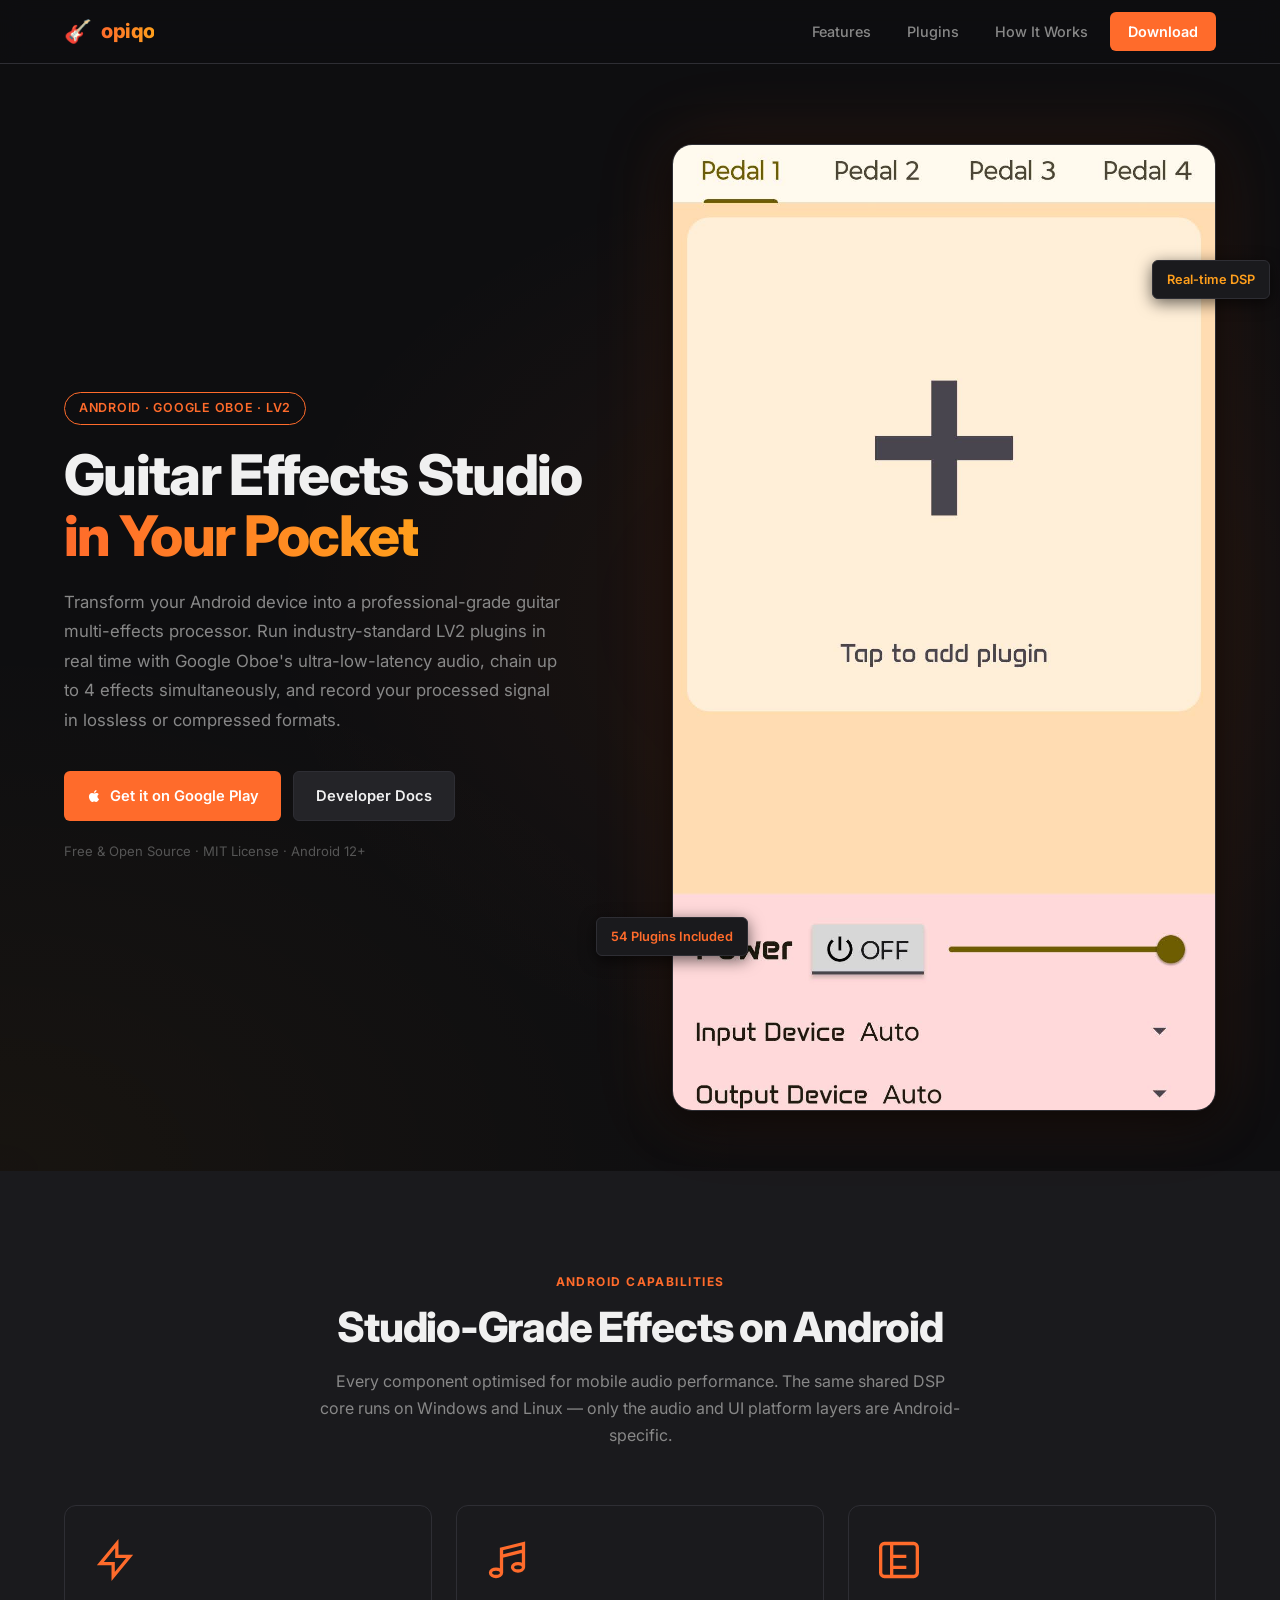
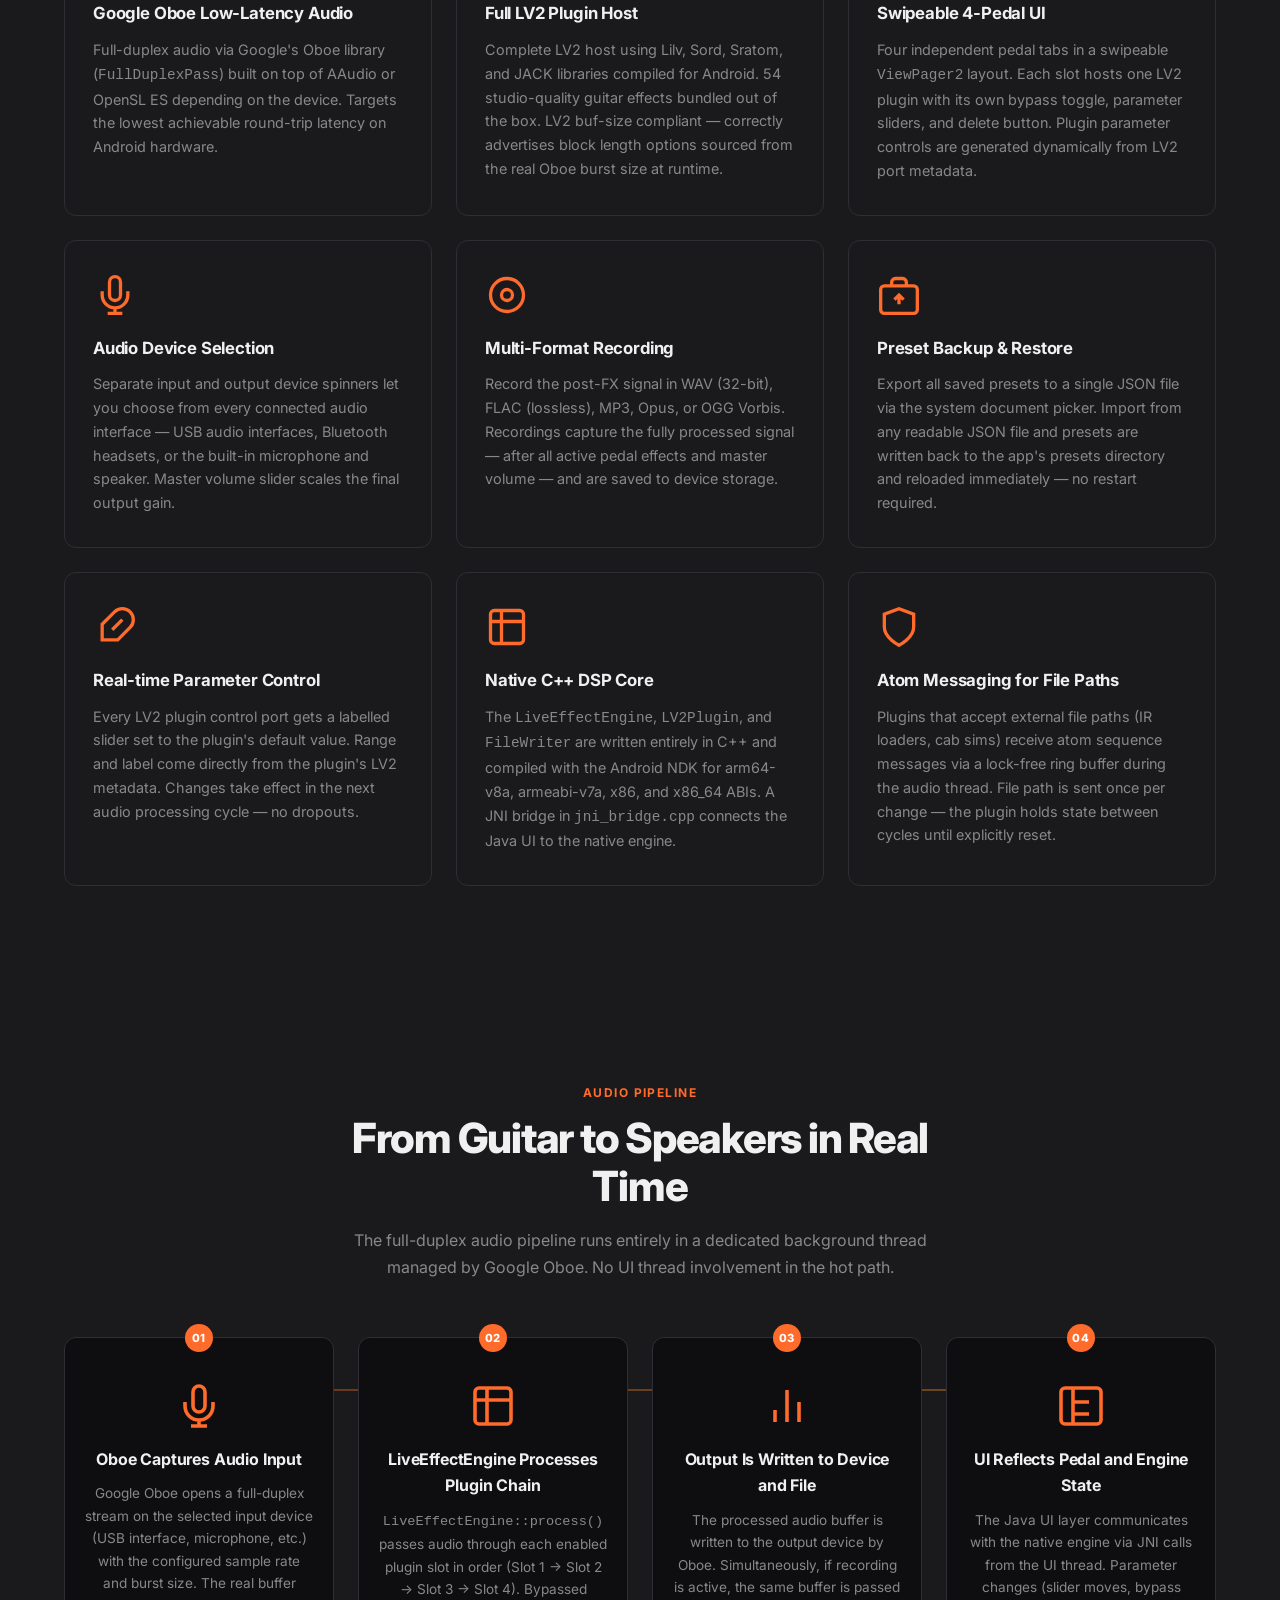
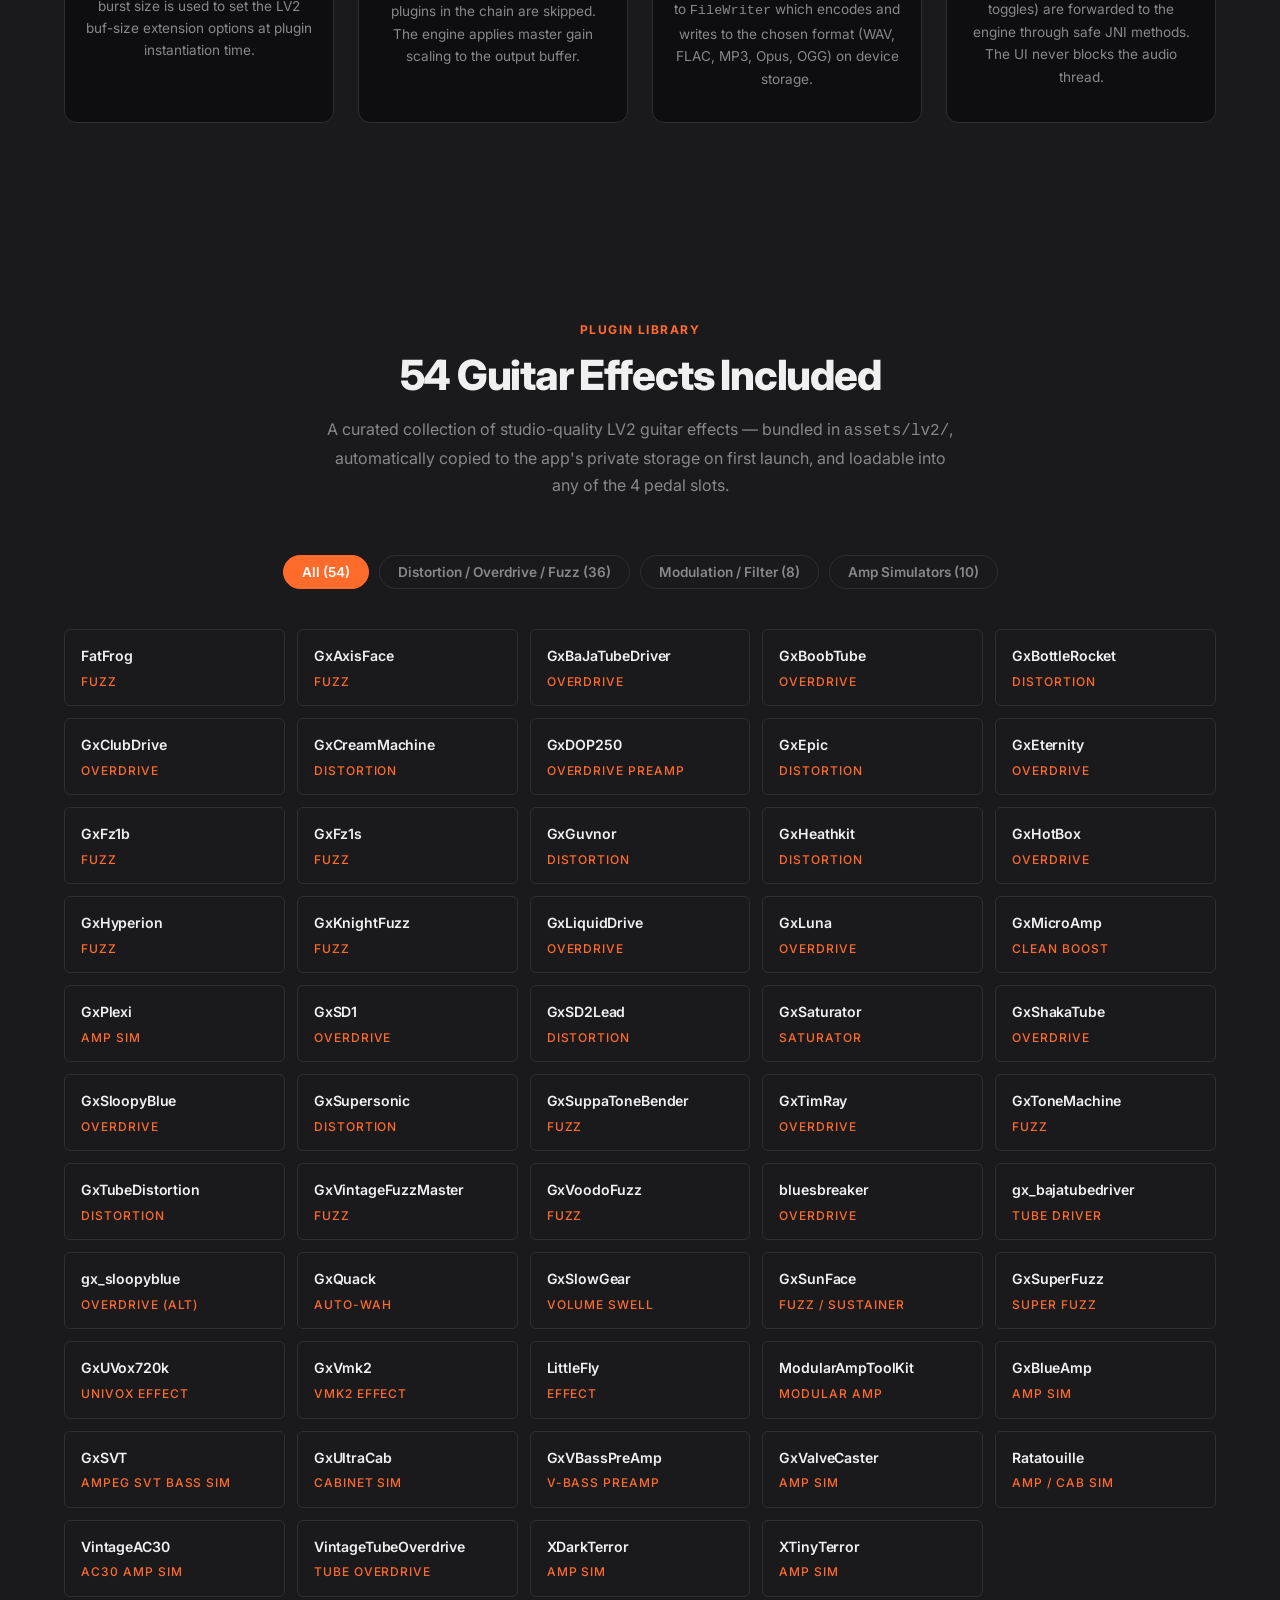
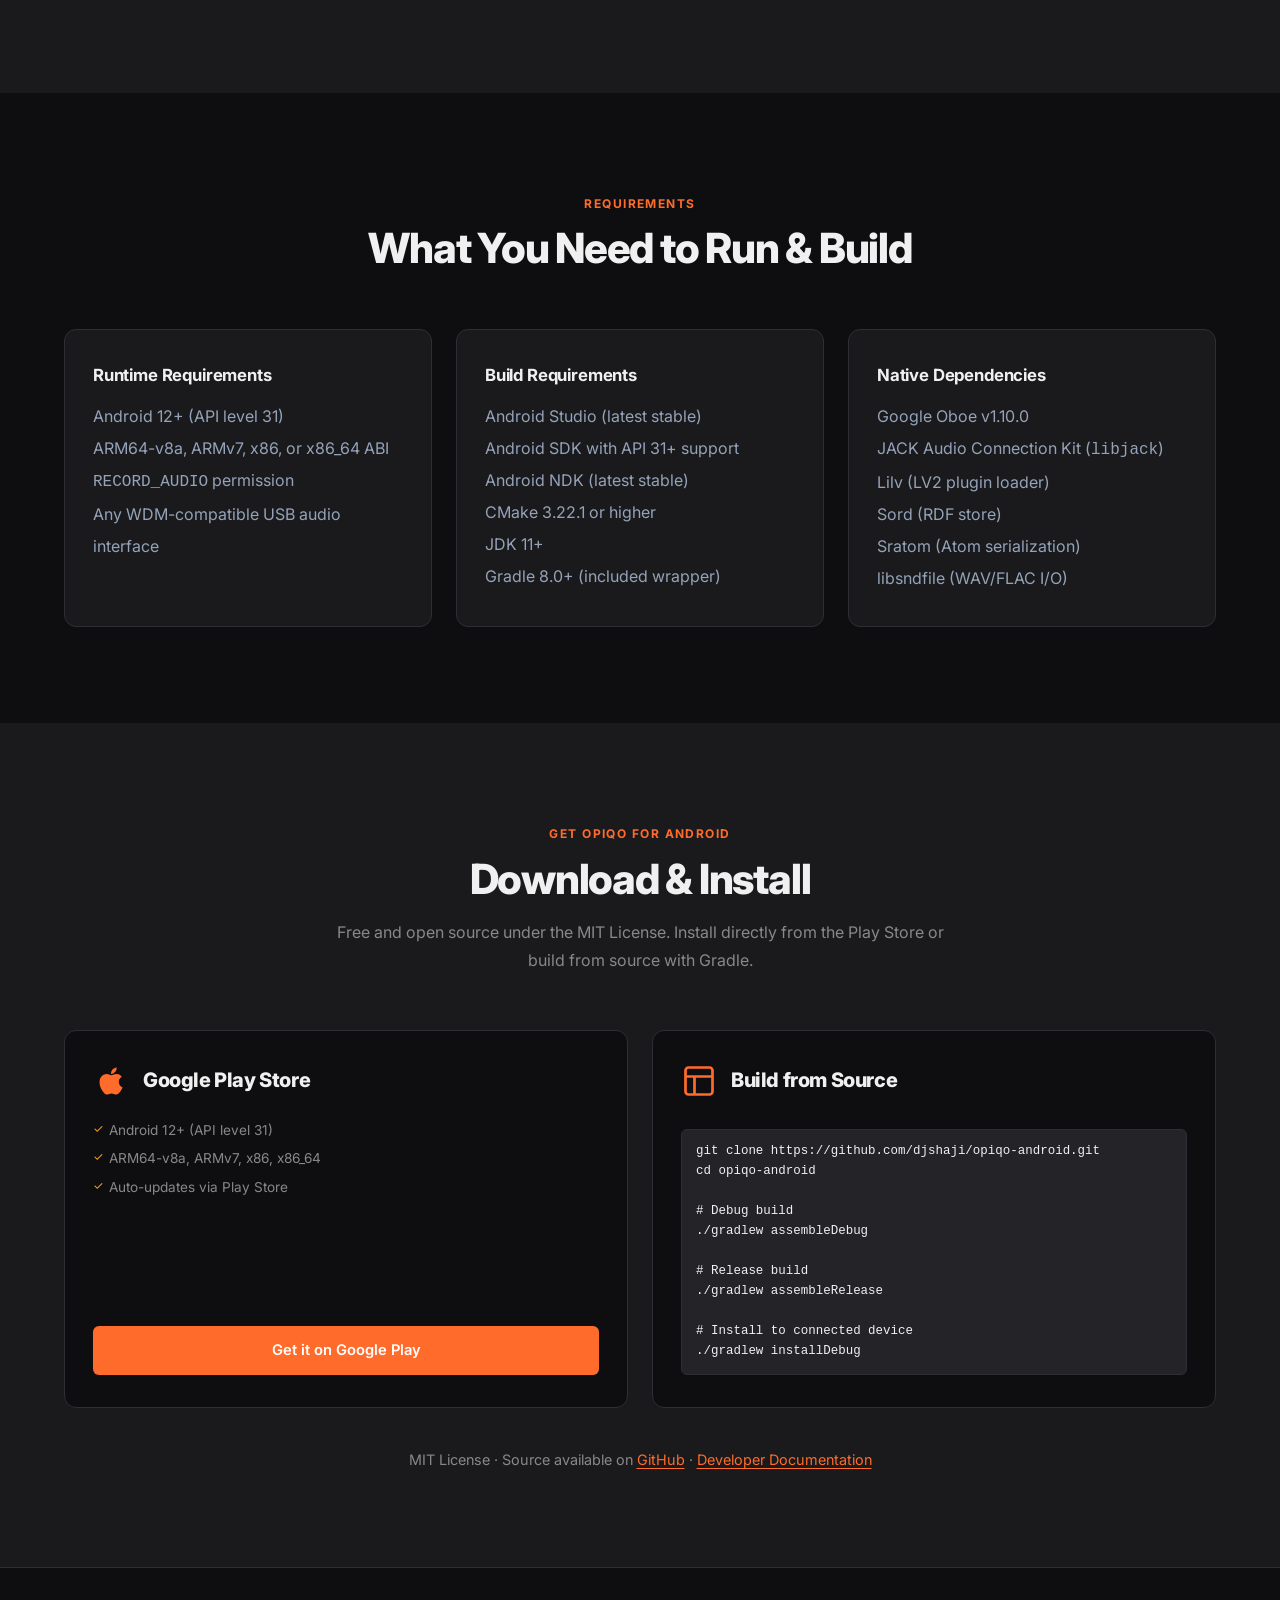
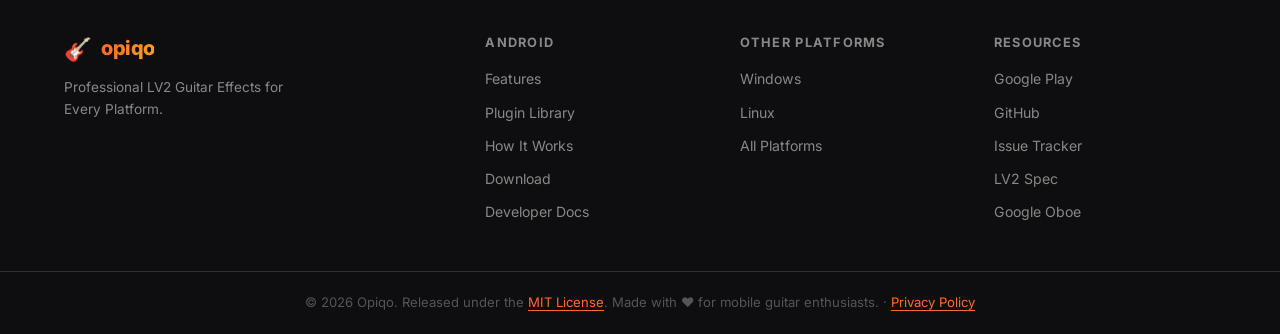
<file: android/index.html>
<!DOCTYPE html>
<html lang="en">
<head>
  <meta charset="UTF-8" />
  <meta name="viewport" content="width=device-width, initial-scale=1.0" />
  <meta name="description" content="Opiqo for Android — Professional LV2 guitar multi-effects pedalboard for Android 12+. Real-time DSP via Google Oboe, 4 plugin slots, 54 bundled effects, multi-format recording." />
  <meta property="og:title" content="Opiqo Android — Guitar Multi-Effects Pedalboard" />
  <meta property="og:description" content="Transform your Android device into a real-time guitar effects studio. 54 bundled LV2 plugins, Google Oboe low-latency audio, WAV/FLAC/MP3/Opus/OGG recording." />
  <meta property="og:type" content="website" />
  <title>Opiqo Android — Guitar Multi-Effects Pedalboard</title>
  <link rel="preconnect" href="https://fonts.googleapis.com" />
  <link rel="preconnect" href="https://fonts.gstatic.com" crossorigin />
  <link href="https://fonts.googleapis.com/css2?family=Inter:wght@400;500;600;700;800&display=swap" rel="stylesheet" />
  <link rel="stylesheet" href="../css/style.css" />
</head>
<body>

  <!-- ===== NAVBAR ===== -->
  <header class="navbar" id="navbar">
    <div class="container navbar__inner">
      <a href="../index.html" class="navbar__logo" aria-label="Opiqo home">
        <span class="logo-icon" aria-hidden="true">🎸</span>
        <span class="logo-text">opiqo</span>
      </a>
      <nav class="navbar__nav" id="navMenu" aria-label="Main navigation">
        <a href="#features" class="nav-link">Features</a>
        <a href="#plugins" class="nav-link">Plugins</a>
        <a href="#how-it-works" class="nav-link">How It Works</a>
        <a href="#download" class="nav-link nav-link--cta">Download</a>
      </nav>
      <button class="navbar__hamburger" id="hamburgerBtn" aria-label="Toggle navigation" aria-expanded="false" aria-controls="navMenu">
        <span></span><span></span><span></span>
      </button>
    </div>
  </header>

  <main>

    <!-- ===== HERO ===== -->
    <section class="hero" id="hero">
      <div class="container hero__inner">
        <div class="hero__text">
          <span class="hero__badge">Android · Google Oboe · LV2</span>
          <h1 class="hero__title">Guitar Effects Studio<br /><span class="gradient-text">in Your Pocket</span></h1>
          <p class="hero__sub">Transform your Android device into a professional-grade guitar multi-effects processor. Run industry-standard LV2 plugins in real time with Google Oboe's ultra-low-latency audio, chain up to 4 effects simultaneously, and record your processed signal in lossless or compressed formats.</p>
          <div class="hero__ctas">
            <a href="https://play.google.com/store/apps/details?id=org.acoustixaudio.opiqo.multi" class="btn btn--primary" target="_blank" rel="noopener noreferrer">
              <svg class="btn__icon" aria-hidden="true" viewBox="0 0 24 24" fill="currentColor"><path d="M17.05 20.28c-.98.95-2.05.8-3.08.35-1.09-.46-2.09-.48-3.24 0-1.44.62-2.2.44-3.06-.35C2.79 15.25 3.51 7.7 9.05 7.4c1.38.07 2.33.74 3.13.8 1.19-.24 2.33-.93 3.6-.84 1.53.12 2.68.72 3.44 1.84-3.13 1.87-2.38 5.98.48 7.13-.57 1.39-1.32 2.76-2.65 3.95zM12.03 7.25c-.15-2.23 1.66-4.07 3.74-4.25.29 2.58-2.34 4.5-3.74 4.25z"/></svg>
              Get it on Google Play
            </a>
            <a href="developer.html" class="btn btn--secondary">Developer Docs</a>
          </div>
          <p class="hero__note">Free &amp; Open Source · MIT License · Android 12+</p>
        </div>
        <div class="hero__visual">
          <div class="hero__screenshot-wrap">
            <img src="opiqo-1.jpg" alt="Opiqo Android app showing 4 swipeable pedal slots with guitar effects loaded" class="hero__screenshot" loading="eager" />
            <div class="hero__badge-float hero__badge-float--plugins">54 Plugins Included</div>
            <div class="hero__badge-float hero__badge-float--rt">Real-time DSP</div>
          </div>
        </div>
      </div>
    </section>

    <!-- ===== FEATURES ===== -->
    <section class="section features" id="features">
      <div class="container">
        <div class="section__header reveal">
          <span class="section__eyebrow">Android Capabilities</span>
          <h2 class="section__title">Studio-Grade Effects on Android</h2>
          <p class="section__desc">Every component optimised for mobile audio performance. The same shared DSP core runs on Windows and Linux — only the audio and UI platform layers are Android-specific.</p>
        </div>
        <div class="features__grid">

          <div class="feature-card reveal">
            <div class="feature-card__icon" aria-hidden="true">
              <svg viewBox="0 0 24 24" fill="none" stroke="currentColor" stroke-width="1.8"><path d="M13 10V3L4 14h7v7l9-11h-7z"/></svg>
            </div>
            <h3 class="feature-card__title">Google Oboe Low-Latency Audio</h3>
            <p class="feature-card__desc">Full-duplex audio via Google's Oboe library (<code>FullDuplexPass</code>) built on top of AAudio or OpenSL ES depending on the device. Targets the lowest achievable round-trip latency on Android hardware.</p>
          </div>

          <div class="feature-card reveal">
            <div class="feature-card__icon" aria-hidden="true">
              <svg viewBox="0 0 24 24" fill="none" stroke="currentColor" stroke-width="1.8"><path d="M9 19V6l12-3v13M9 19c0 1.105-1.343 2-3 2s-3-.895-3-2 1.343-2 3-2 3 .895 3 2zm12-3c0 1.105-1.343 2-3 2s-3-.895-3-2 1.343-2 3-2 3 .895 3 2zM9 10l12-3"/></svg>
            </div>
            <h3 class="feature-card__title">Full LV2 Plugin Host</h3>
            <p class="feature-card__desc">Complete LV2 host using Lilv, Sord, Sratom, and JACK libraries compiled for Android. 54 studio-quality guitar effects bundled out of the box. LV2 buf-size compliant — correctly advertises block length options sourced from the real Oboe burst size at runtime.</p>
          </div>

          <div class="feature-card reveal">
            <div class="feature-card__icon" aria-hidden="true">
              <svg viewBox="0 0 24 24" fill="none" stroke="currentColor" stroke-width="1.8"><rect x="2" y="3" width="20" height="18" rx="2"/><path d="M8 21V3M8 10h8M8 16h8"/></svg>
            </div>
            <h3 class="feature-card__title">Swipeable 4-Pedal UI</h3>
            <p class="feature-card__desc">Four independent pedal tabs in a swipeable <code>ViewPager2</code> layout. Each slot hosts one LV2 plugin with its own bypass toggle, parameter sliders, and delete button. Plugin parameter controls are generated dynamically from LV2 port metadata.</p>
          </div>

          <div class="feature-card reveal">
            <div class="feature-card__icon" aria-hidden="true">
              <svg viewBox="0 0 24 24" fill="none" stroke="currentColor" stroke-width="1.8"><path d="M12 2a3 3 0 013 3v7a3 3 0 01-6 0V5a3 3 0 013-3z"/><path d="M19 10v2a7 7 0 01-14 0v-2M12 19v3M8 22h8"/></svg>
            </div>
            <h3 class="feature-card__title">Audio Device Selection</h3>
            <p class="feature-card__desc">Separate input and output device spinners let you choose from every connected audio interface — USB audio interfaces, Bluetooth headsets, or the built-in microphone and speaker. Master volume slider scales the final output gain.</p>
          </div>

          <div class="feature-card reveal">
            <div class="feature-card__icon" aria-hidden="true">
              <svg viewBox="0 0 24 24" fill="none" stroke="currentColor" stroke-width="1.8"><circle cx="12" cy="12" r="9"/><circle cx="12" cy="12" r="3"/></svg>
            </div>
            <h3 class="feature-card__title">Multi-Format Recording</h3>
            <p class="feature-card__desc">Record the post-FX signal in WAV (32-bit), FLAC (lossless), MP3, Opus, or OGG Vorbis. Recordings capture the fully processed signal — after all active pedal effects and master volume — and are saved to device storage.</p>
          </div>

          <div class="feature-card reveal">
            <div class="feature-card__icon" aria-hidden="true">
              <svg viewBox="0 0 24 24" fill="none" stroke="currentColor" stroke-width="1.8"><rect x="2" y="7" width="20" height="15" rx="2"/><path d="M16 7V5a2 2 0 00-2-2h-4a2 2 0 00-2 2v2"/><path d="M12 12v5M9.5 14.5l2.5-2.5 2.5 2.5"/></svg>
            </div>
            <h3 class="feature-card__title">Preset Backup &amp; Restore</h3>
            <p class="feature-card__desc">Export all saved presets to a single JSON file via the system document picker. Import from any readable JSON file and presets are written back to the app's presets directory and reloaded immediately — no restart required.</p>
          </div>

          <div class="feature-card reveal">
            <div class="feature-card__icon" aria-hidden="true">
              <svg viewBox="0 0 24 24" fill="none" stroke="currentColor" stroke-width="1.8"><path d="M20.24 12.24a6 6 0 00-8.49-8.49L5 10.5V19h8.5l6.74-6.76zM16 8l-5.5 5.5"/></svg>
            </div>
            <h3 class="feature-card__title">Real-time Parameter Control</h3>
            <p class="feature-card__desc">Every LV2 plugin control port gets a labelled slider set to the plugin's default value. Range and label come directly from the plugin's LV2 metadata. Changes take effect in the next audio processing cycle — no dropouts.</p>
          </div>

          <div class="feature-card reveal">
            <div class="feature-card__icon" aria-hidden="true">
              <svg viewBox="0 0 24 24" fill="none" stroke="currentColor" stroke-width="1.8"><path d="M9 3H5a2 2 0 00-2 2v4m6-6h10a2 2 0 012 2v4M9 3v18m0 0h10a2 2 0 002-2V9M9 21H5a2 2 0 01-2-2V9m0 0h18"/></svg>
            </div>
            <h3 class="feature-card__title">Native C++ DSP Core</h3>
            <p class="feature-card__desc">The <code>LiveEffectEngine</code>, <code>LV2Plugin</code>, and <code>FileWriter</code> are written entirely in C++ and compiled with the Android NDK for arm64-v8a, armeabi-v7a, x86, and x86_64 ABIs. A JNI bridge in <code>jni_bridge.cpp</code> connects the Java UI to the native engine.</p>
          </div>

          <div class="feature-card reveal">
            <div class="feature-card__icon" aria-hidden="true">
              <svg viewBox="0 0 24 24" fill="none" stroke="currentColor" stroke-width="1.8"><path d="M12 22s8-4 8-10V5l-8-3-8 3v7c0 6 8 10 8 10z"/></svg>
            </div>
            <h3 class="feature-card__title">Atom Messaging for File Paths</h3>
            <p class="feature-card__desc">Plugins that accept external file paths (IR loaders, cab sims) receive atom sequence messages via a lock-free ring buffer during the audio thread. File path is sent once per change — the plugin holds state between cycles until explicitly reset.</p>
          </div>

        </div>
      </div>
    </section>

    <!-- ===== HOW IT WORKS ===== -->
    <section class="section how-it-works" id="how-it-works">
      <div class="container">
        <div class="section__header reveal">
          <span class="section__eyebrow">Audio Pipeline</span>
          <h2 class="section__title">From Guitar to Speakers in Real Time</h2>
          <p class="section__desc">The full-duplex audio pipeline runs entirely in a dedicated background thread managed by Google Oboe. No UI thread involvement in the hot path.</p>
        </div>
        <ol class="steps" aria-label="Android audio processing pipeline">
          <li class="step reveal">
            <div class="step__number" aria-hidden="true">01</div>
            <div class="step__icon" aria-hidden="true">
              <svg viewBox="0 0 24 24" fill="none" stroke="currentColor" stroke-width="1.8"><path d="M12 2a3 3 0 013 3v7a3 3 0 01-6 0V5a3 3 0 013-3z"/><path d="M19 10v2a7 7 0 01-14 0v-2M12 19v3M8 22h8"/></svg>
            </div>
            <h3 class="step__title">Oboe Captures Audio Input</h3>
            <p class="step__desc">Google Oboe opens a full-duplex stream on the selected input device (USB interface, microphone, etc.) with the configured sample rate and burst size. The real buffer burst size is used to set the LV2 buf-size extension options at plugin instantiation time.</p>
          </li>
          <li class="step reveal">
            <div class="step__number" aria-hidden="true">02</div>
            <div class="step__icon" aria-hidden="true">
              <svg viewBox="0 0 24 24" fill="none" stroke="currentColor" stroke-width="1.8"><path d="M9 3H5a2 2 0 00-2 2v4m6-6h10a2 2 0 012 2v4M9 3v18m0 0h10a2 2 0 002-2V9M9 21H5a2 2 0 01-2-2V9m0 0h18"/></svg>
            </div>
            <h3 class="step__title">LiveEffectEngine Processes Plugin Chain</h3>
            <p class="step__desc"><code>LiveEffectEngine::process()</code> passes audio through each enabled plugin slot in order (Slot 1 → Slot 2 → Slot 3 → Slot 4). Bypassed plugins in the chain are skipped. The engine applies master gain scaling to the output buffer.</p>
          </li>
          <li class="step reveal">
            <div class="step__number" aria-hidden="true">03</div>
            <div class="step__icon" aria-hidden="true">
              <svg viewBox="0 0 24 24" fill="none" stroke="currentColor" stroke-width="1.8"><line x1="18" y1="20" x2="18" y2="10"/><line x1="12" y1="20" x2="12" y2="4"/><line x1="6" y1="20" x2="6" y2="14"/></svg>
            </div>
            <h3 class="step__title">Output Is Written to Device and File</h3>
            <p class="step__desc">The processed audio buffer is written to the output device by Oboe. Simultaneously, if recording is active, the same buffer is passed to <code>FileWriter</code> which encodes and writes to the chosen format (WAV, FLAC, MP3, Opus, OGG) on device storage.</p>
          </li>
          <li class="step reveal">
            <div class="step__number" aria-hidden="true">04</div>
            <div class="step__icon" aria-hidden="true">
              <svg viewBox="0 0 24 24" fill="none" stroke="currentColor" stroke-width="1.8"><rect x="2" y="3" width="20" height="18" rx="2"/><path d="M8 21V3M8 10h8M8 16h8"/></svg>
            </div>
            <h3 class="step__title">UI Reflects Pedal and Engine State</h3>
            <p class="step__desc">The Java UI layer communicates with the native engine via JNI calls from the UI thread. Parameter changes (slider moves, bypass toggles) are forwarded to the engine through safe JNI methods. The UI never blocks the audio thread.</p>
          </li>
        </ol>
      </div>
    </section>

    <!-- ===== PLUGINS ===== -->
    <section class="section plugins" id="plugins">
      <div class="container">
        <div class="section__header reveal">
          <span class="section__eyebrow">Plugin Library</span>
          <h2 class="section__title">54 Guitar Effects Included</h2>
          <p class="section__desc">A curated collection of studio-quality LV2 guitar effects — bundled in <code>assets/lv2/</code>, automatically copied to the app's private storage on first launch, and loadable into any of the 4 pedal slots.</p>
        </div>

        <div class="plugin-filters reveal" role="group" aria-label="Filter plugins by category">
          <button class="filter-btn filter-btn--active" data-filter="all">All (54)</button>
          <button class="filter-btn" data-filter="distortion">Distortion / Overdrive / Fuzz (36)</button>
          <button class="filter-btn" data-filter="modulation">Modulation / Filter (8)</button>
          <button class="filter-btn" data-filter="amp">Amp Simulators (10)</button>
        </div>

        <div class="plugin-grid" id="pluginGrid" aria-live="polite" aria-label="Plugin list">

          <!-- Distortion / Overdrive / Fuzz -->
          <div class="plugin-card reveal" data-category="distortion"><span class="plugin-card__name">FatFrog</span><span class="plugin-card__type">Fuzz</span></div>
          <div class="plugin-card reveal" data-category="distortion"><span class="plugin-card__name">GxAxisFace</span><span class="plugin-card__type">Fuzz</span></div>
          <div class="plugin-card reveal" data-category="distortion"><span class="plugin-card__name">GxBaJaTubeDriver</span><span class="plugin-card__type">Overdrive</span></div>
          <div class="plugin-card reveal" data-category="distortion"><span class="plugin-card__name">GxBoobTube</span><span class="plugin-card__type">Overdrive</span></div>
          <div class="plugin-card reveal" data-category="distortion"><span class="plugin-card__name">GxBottleRocket</span><span class="plugin-card__type">Distortion</span></div>
          <div class="plugin-card reveal" data-category="distortion"><span class="plugin-card__name">GxClubDrive</span><span class="plugin-card__type">Overdrive</span></div>
          <div class="plugin-card reveal" data-category="distortion"><span class="plugin-card__name">GxCreamMachine</span><span class="plugin-card__type">Distortion</span></div>
          <div class="plugin-card reveal" data-category="distortion"><span class="plugin-card__name">GxDOP250</span><span class="plugin-card__type">Overdrive Preamp</span></div>
          <div class="plugin-card reveal" data-category="distortion"><span class="plugin-card__name">GxEpic</span><span class="plugin-card__type">Distortion</span></div>
          <div class="plugin-card reveal" data-category="distortion"><span class="plugin-card__name">GxEternity</span><span class="plugin-card__type">Overdrive</span></div>
          <div class="plugin-card reveal" data-category="distortion"><span class="plugin-card__name">GxFz1b</span><span class="plugin-card__type">Fuzz</span></div>
          <div class="plugin-card reveal" data-category="distortion"><span class="plugin-card__name">GxFz1s</span><span class="plugin-card__type">Fuzz</span></div>
          <div class="plugin-card reveal" data-category="distortion"><span class="plugin-card__name">GxGuvnor</span><span class="plugin-card__type">Distortion</span></div>
          <div class="plugin-card reveal" data-category="distortion"><span class="plugin-card__name">GxHeathkit</span><span class="plugin-card__type">Distortion</span></div>
          <div class="plugin-card reveal" data-category="distortion"><span class="plugin-card__name">GxHotBox</span><span class="plugin-card__type">Overdrive</span></div>
          <div class="plugin-card reveal" data-category="distortion"><span class="plugin-card__name">GxHyperion</span><span class="plugin-card__type">Fuzz</span></div>
          <div class="plugin-card reveal" data-category="distortion"><span class="plugin-card__name">GxKnightFuzz</span><span class="plugin-card__type">Fuzz</span></div>
          <div class="plugin-card reveal" data-category="distortion"><span class="plugin-card__name">GxLiquidDrive</span><span class="plugin-card__type">Overdrive</span></div>
          <div class="plugin-card reveal" data-category="distortion"><span class="plugin-card__name">GxLuna</span><span class="plugin-card__type">Overdrive</span></div>
          <div class="plugin-card reveal" data-category="distortion"><span class="plugin-card__name">GxMicroAmp</span><span class="plugin-card__type">Clean Boost</span></div>
          <div class="plugin-card reveal" data-category="distortion"><span class="plugin-card__name">GxPlexi</span><span class="plugin-card__type">Amp Sim</span></div>
          <div class="plugin-card reveal" data-category="distortion"><span class="plugin-card__name">GxSD1</span><span class="plugin-card__type">Overdrive</span></div>
          <div class="plugin-card reveal" data-category="distortion"><span class="plugin-card__name">GxSD2Lead</span><span class="plugin-card__type">Distortion</span></div>
          <div class="plugin-card reveal" data-category="distortion"><span class="plugin-card__name">GxSaturator</span><span class="plugin-card__type">Saturator</span></div>
          <div class="plugin-card reveal" data-category="distortion"><span class="plugin-card__name">GxShakaTube</span><span class="plugin-card__type">Overdrive</span></div>
          <div class="plugin-card reveal" data-category="distortion"><span class="plugin-card__name">GxSloopyBlue</span><span class="plugin-card__type">Overdrive</span></div>
          <div class="plugin-card reveal" data-category="distortion"><span class="plugin-card__name">GxSupersonic</span><span class="plugin-card__type">Distortion</span></div>
          <div class="plugin-card reveal" data-category="distortion"><span class="plugin-card__name">GxSuppaToneBender</span><span class="plugin-card__type">Fuzz</span></div>
          <div class="plugin-card reveal" data-category="distortion"><span class="plugin-card__name">GxTimRay</span><span class="plugin-card__type">Overdrive</span></div>
          <div class="plugin-card reveal" data-category="distortion"><span class="plugin-card__name">GxToneMachine</span><span class="plugin-card__type">Fuzz</span></div>
          <div class="plugin-card reveal" data-category="distortion"><span class="plugin-card__name">GxTubeDistortion</span><span class="plugin-card__type">Distortion</span></div>
          <div class="plugin-card reveal" data-category="distortion"><span class="plugin-card__name">GxVintageFuzzMaster</span><span class="plugin-card__type">Fuzz</span></div>
          <div class="plugin-card reveal" data-category="distortion"><span class="plugin-card__name">GxVoodoFuzz</span><span class="plugin-card__type">Fuzz</span></div>
          <div class="plugin-card reveal" data-category="distortion"><span class="plugin-card__name">bluesbreaker</span><span class="plugin-card__type">Overdrive</span></div>
          <div class="plugin-card reveal" data-category="distortion"><span class="plugin-card__name">gx_bajatubedriver</span><span class="plugin-card__type">Tube Driver</span></div>
          <div class="plugin-card reveal" data-category="distortion"><span class="plugin-card__name">gx_sloopyblue</span><span class="plugin-card__type">Overdrive (alt)</span></div>

          <!-- Modulation / Filter -->
          <div class="plugin-card reveal" data-category="modulation"><span class="plugin-card__name">GxQuack</span><span class="plugin-card__type">Auto-Wah</span></div>
          <div class="plugin-card reveal" data-category="modulation"><span class="plugin-card__name">GxSlowGear</span><span class="plugin-card__type">Volume Swell</span></div>
          <div class="plugin-card reveal" data-category="modulation"><span class="plugin-card__name">GxSunFace</span><span class="plugin-card__type">Fuzz / Sustainer</span></div>
          <div class="plugin-card reveal" data-category="modulation"><span class="plugin-card__name">GxSuperFuzz</span><span class="plugin-card__type">Super Fuzz</span></div>
          <div class="plugin-card reveal" data-category="modulation"><span class="plugin-card__name">GxUVox720k</span><span class="plugin-card__type">UniVox Effect</span></div>
          <div class="plugin-card reveal" data-category="modulation"><span class="plugin-card__name">GxVmk2</span><span class="plugin-card__type">VMK2 Effect</span></div>
          <div class="plugin-card reveal" data-category="modulation"><span class="plugin-card__name">LittleFly</span><span class="plugin-card__type">Effect</span></div>
          <div class="plugin-card reveal" data-category="modulation"><span class="plugin-card__name">ModularAmpToolKit</span><span class="plugin-card__type">Modular Amp</span></div>

          <!-- Amp Simulators -->
          <div class="plugin-card reveal" data-category="amp"><span class="plugin-card__name">GxBlueAmp</span><span class="plugin-card__type">Amp Sim</span></div>
          <div class="plugin-card reveal" data-category="amp"><span class="plugin-card__name">GxSVT</span><span class="plugin-card__type">Ampeg SVT Bass Sim</span></div>
          <div class="plugin-card reveal" data-category="amp"><span class="plugin-card__name">GxUltraCab</span><span class="plugin-card__type">Cabinet Sim</span></div>
          <div class="plugin-card reveal" data-category="amp"><span class="plugin-card__name">GxVBassPreAmp</span><span class="plugin-card__type">V-Bass Preamp</span></div>
          <div class="plugin-card reveal" data-category="amp"><span class="plugin-card__name">GxValveCaster</span><span class="plugin-card__type">Amp Sim</span></div>
          <div class="plugin-card reveal" data-category="amp"><span class="plugin-card__name">Ratatouille</span><span class="plugin-card__type">Amp / Cab Sim</span></div>
          <div class="plugin-card reveal" data-category="amp"><span class="plugin-card__name">VintageAC30</span><span class="plugin-card__type">AC30 Amp Sim</span></div>
          <div class="plugin-card reveal" data-category="amp"><span class="plugin-card__name">VintageTubeOverdrive</span><span class="plugin-card__type">Tube Overdrive</span></div>
          <div class="plugin-card reveal" data-category="amp"><span class="plugin-card__name">XDarkTerror</span><span class="plugin-card__type">Amp Sim</span></div>
          <div class="plugin-card reveal" data-category="amp"><span class="plugin-card__name">XTinyTerror</span><span class="plugin-card__type">Amp Sim</span></div>

        </div>
      </div>
    </section>

    <!-- ===== REQUIREMENTS ===== -->
    <section class="section features" id="requirements">
      <div class="container">
        <div class="section__header reveal">
          <span class="section__eyebrow">Requirements</span>
          <h2 class="section__title">What You Need to Run &amp; Build</h2>
        </div>
        <div class="features__grid" style="grid-template-columns: repeat(auto-fit, minmax(280px, 1fr));">
          <div class="feature-card reveal">
            <h3 class="feature-card__title">Runtime Requirements</h3>
            <ul style="list-style: none; padding: 0; margin: 0; color: var(--text-secondary, #94a3b8); line-height: 2;">
              <li>Android 12+ (API level 31)</li>
              <li>ARM64-v8a, ARMv7, x86, or x86_64 ABI</li>
              <li><code>RECORD_AUDIO</code> permission</li>
              <li>Any WDM-compatible USB audio interface</li>
            </ul>
          </div>
          <div class="feature-card reveal">
            <h3 class="feature-card__title">Build Requirements</h3>
            <ul style="list-style: none; padding: 0; margin: 0; color: var(--text-secondary, #94a3b8); line-height: 2;">
              <li>Android Studio (latest stable)</li>
              <li>Android SDK with API 31+ support</li>
              <li>Android NDK (latest stable)</li>
              <li>CMake 3.22.1 or higher</li>
              <li>JDK 11+</li>
              <li>Gradle 8.0+ (included wrapper)</li>
            </ul>
          </div>
          <div class="feature-card reveal">
            <h3 class="feature-card__title">Native Dependencies</h3>
            <ul style="list-style: none; padding: 0; margin: 0; color: var(--text-secondary, #94a3b8); line-height: 2;">
              <li>Google Oboe v1.10.0</li>
              <li>JACK Audio Connection Kit (<code>libjack</code>)</li>
              <li>Lilv (LV2 plugin loader)</li>
              <li>Sord (RDF store)</li>
              <li>Sratom (Atom serialization)</li>
              <li>libsndfile (WAV/FLAC I/O)</li>
            </ul>
          </div>
        </div>
      </div>
    </section>

    <!-- ===== DOWNLOAD ===== -->
    <section class="section download" id="download">
      <div class="container">
        <div class="section__header reveal">
          <span class="section__eyebrow">Get Opiqo for Android</span>
          <h2 class="section__title">Download &amp; Install</h2>
          <p class="section__desc">Free and open source under the MIT License. Install directly from the Play Store or build from source with Gradle.</p>
        </div>

        <div class="download-grid" style="grid-template-columns: repeat(auto-fit, minmax(300px, 1fr));">

          <div class="download-card reveal">
            <div class="download-card__header">
              <svg class="download-card__icon" aria-hidden="true" viewBox="0 0 24 24" fill="currentColor"><path d="M17.05 20.28c-.98.95-2.05.8-3.08.35-1.09-.46-2.09-.48-3.24 0-1.44.62-2.2.44-3.06-.35C2.79 15.25 3.51 7.7 9.05 7.4c1.38.07 2.33.74 3.13.8 1.19-.24 2.33-.93 3.6-.84 1.53.12 2.68.72 3.44 1.84-3.13 1.87-2.38 5.98.48 7.13-.57 1.39-1.32 2.76-2.65 3.95zM12.03 7.25c-.15-2.23 1.66-4.07 3.74-4.25.29 2.58-2.34 4.5-3.74 4.25z"/></svg>
              <h3 class="download-card__title">Google Play Store</h3>
            </div>
            <ul class="download-card__reqs">
              <li>Android 12+ (API level 31)</li>
              <li>ARM64-v8a, ARMv7, x86, x86_64</li>
              <li>Auto-updates via Play Store</li>
            </ul>
            <div class="download-card__actions">
              <a href="https://play.google.com/store/apps/details?id=org.acoustixaudio.opiqo.multi" class="btn btn--primary btn--full" target="_blank" rel="noopener noreferrer">
                Get it on Google Play
              </a>
            </div>
          </div>

          <div class="download-card reveal">
            <div class="download-card__header">
              <svg class="download-card__icon" aria-hidden="true" viewBox="0 0 24 24" fill="none" stroke="currentColor" stroke-width="1.8"><rect x="3" y="3" width="18" height="18" rx="2"/><path d="M3 9h18M9 21V9"/></svg>
              <h3 class="download-card__title">Build from Source</h3>
            </div>
            <div class="download-card__build">
              <pre><code>git clone https://github.com/djshaji/opiqo-android.git
cd opiqo-android

# Debug build
./gradlew assembleDebug

# Release build
./gradlew assembleRelease

# Install to connected device
./gradlew installDebug</code></pre>
            </div>
          </div>

        </div>

        <p class="download__oss-note reveal">
          MIT License · Source available on
          <a href="https://github.com/djshaji/opiqo-android" class="link" target="_blank" rel="noopener noreferrer">GitHub</a> ·
          <a href="developer.html" class="link">Developer Documentation</a>
        </p>
      </div>
    </section>

  </main>

  <!-- ===== FOOTER ===== -->
  <footer class="footer">
    <div class="container footer__inner">
      <div class="footer__brand">
        <a href="../index.html" class="navbar__logo" aria-label="Opiqo home">
          <span class="logo-icon" aria-hidden="true">🎸</span>
          <span class="logo-text">opiqo</span>
        </a>
        <p class="footer__tagline">Professional LV2 Guitar Effects for Every Platform.</p>
      </div>
      <nav class="footer__nav" aria-label="Footer navigation">
        <div class="footer__col">
          <h4 class="footer__col-title">Android</h4>
          <a href="#features" class="footer__link">Features</a>
          <a href="#plugins" class="footer__link">Plugin Library</a>
          <a href="#how-it-works" class="footer__link">How It Works</a>
          <a href="#download" class="footer__link">Download</a>
          <a href="developer.html" class="footer__link">Developer Docs</a>
        </div>
        <div class="footer__col">
          <h4 class="footer__col-title">Other Platforms</h4>
          <a href="../windows/index.html" class="footer__link">Windows</a>
          <a href="../linux/index.html" class="footer__link">Linux</a>
          <a href="../index.html" class="footer__link">All Platforms</a>
        </div>
        <div class="footer__col">
          <h4 class="footer__col-title">Resources</h4>
          <a href="https://play.google.com/store/apps/details?id=org.acoustixaudio.opiqo.multi" class="footer__link" target="_blank" rel="noopener noreferrer">Google Play</a>
          <a href="https://github.com/djshaji/opiqo-android" class="footer__link" target="_blank" rel="noopener noreferrer">GitHub</a>
          <a href="https://github.com/djshaji/opiqo-android/issues" class="footer__link" target="_blank" rel="noopener noreferrer">Issue Tracker</a>
          <a href="https://lv2plug.in/" class="footer__link" target="_blank" rel="noopener noreferrer">LV2 Spec</a>
          <a href="https://github.com/google/oboe" class="footer__link" target="_blank" rel="noopener noreferrer">Google Oboe</a>
        </div>
      </nav>
    </div>
    <div class="footer__bottom">
      <div class="container">
        <p>© 2026 Opiqo. Released under the <a href="https://github.com/djshaji/opiqo-android/blob/main/LICENSE" class="link" target="_blank" rel="noopener noreferrer">MIT License</a>. Made with ♥ for mobile guitar enthusiasts. · <a href="../privacy.html" class="link">Privacy Policy</a></p>
      </div>
    </div>
  </footer>

  <script src="../js/main.js"></script>
</body>
</html>
</file>
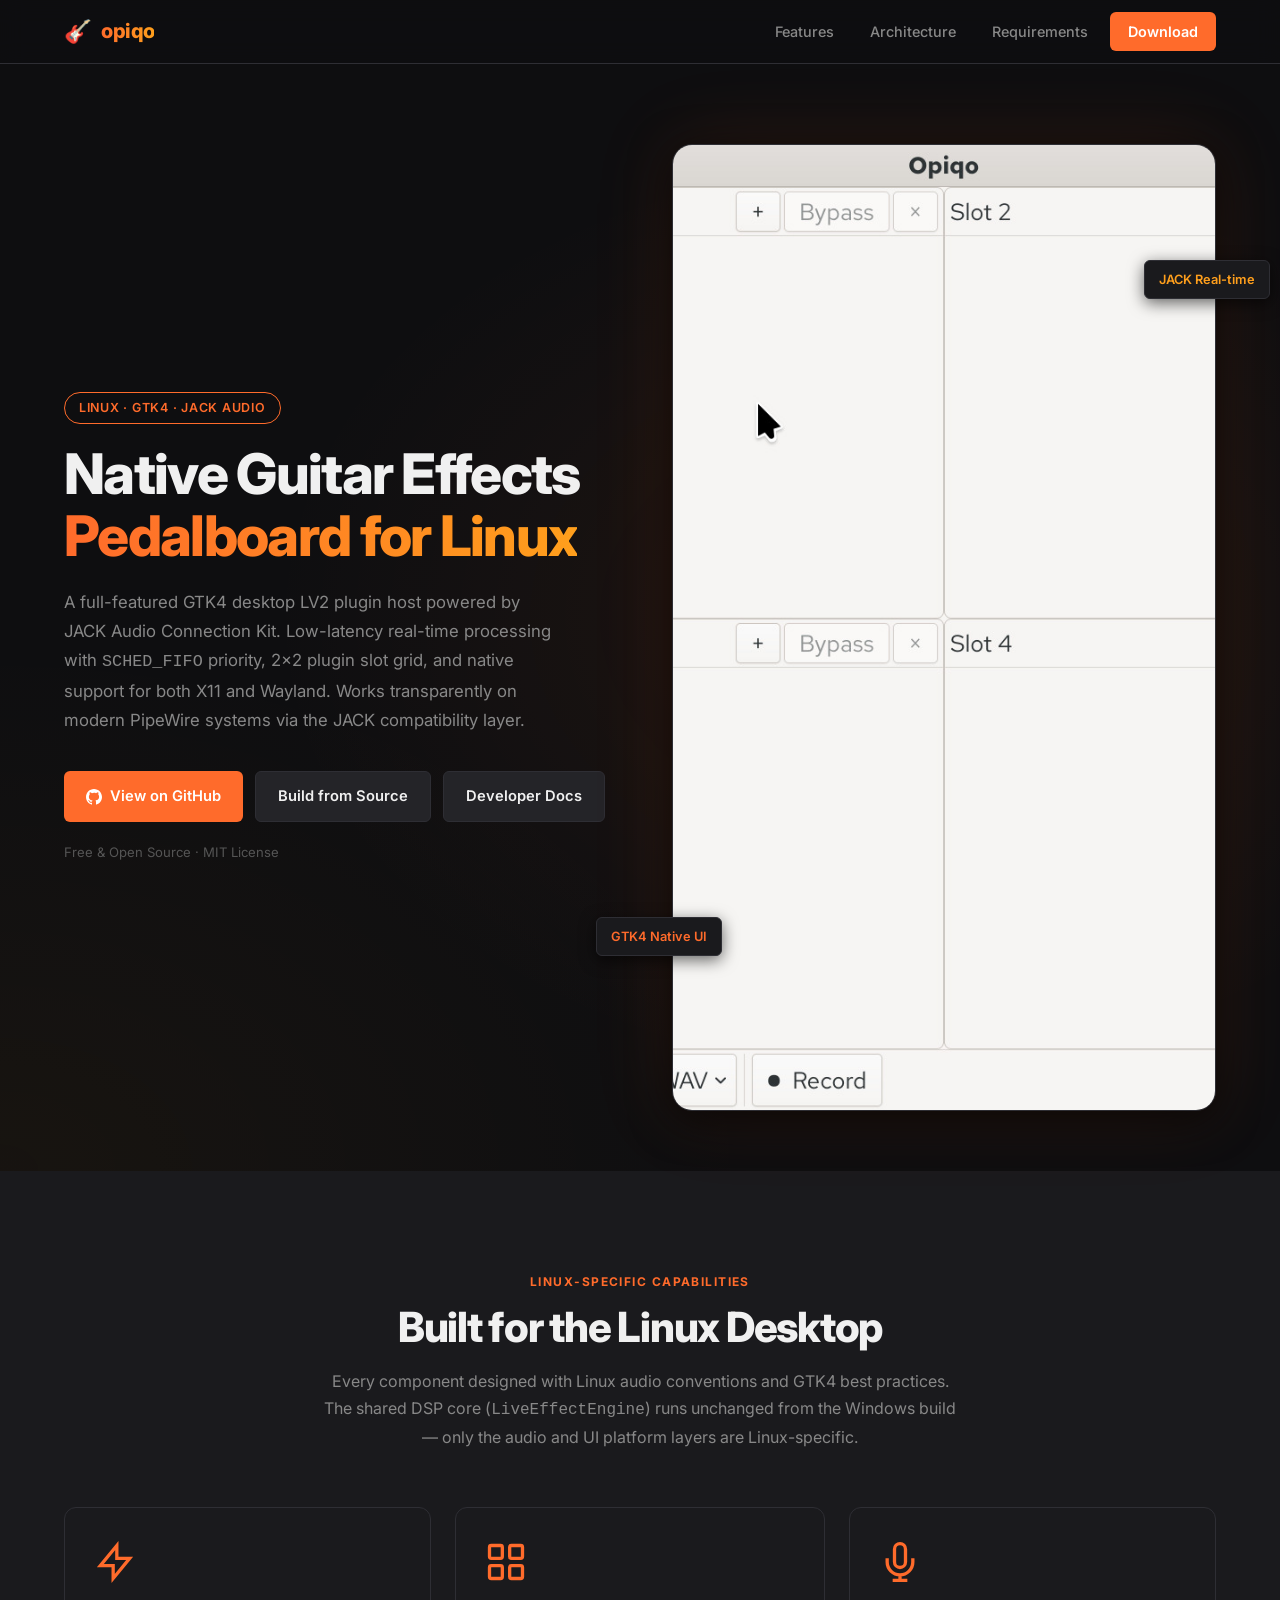
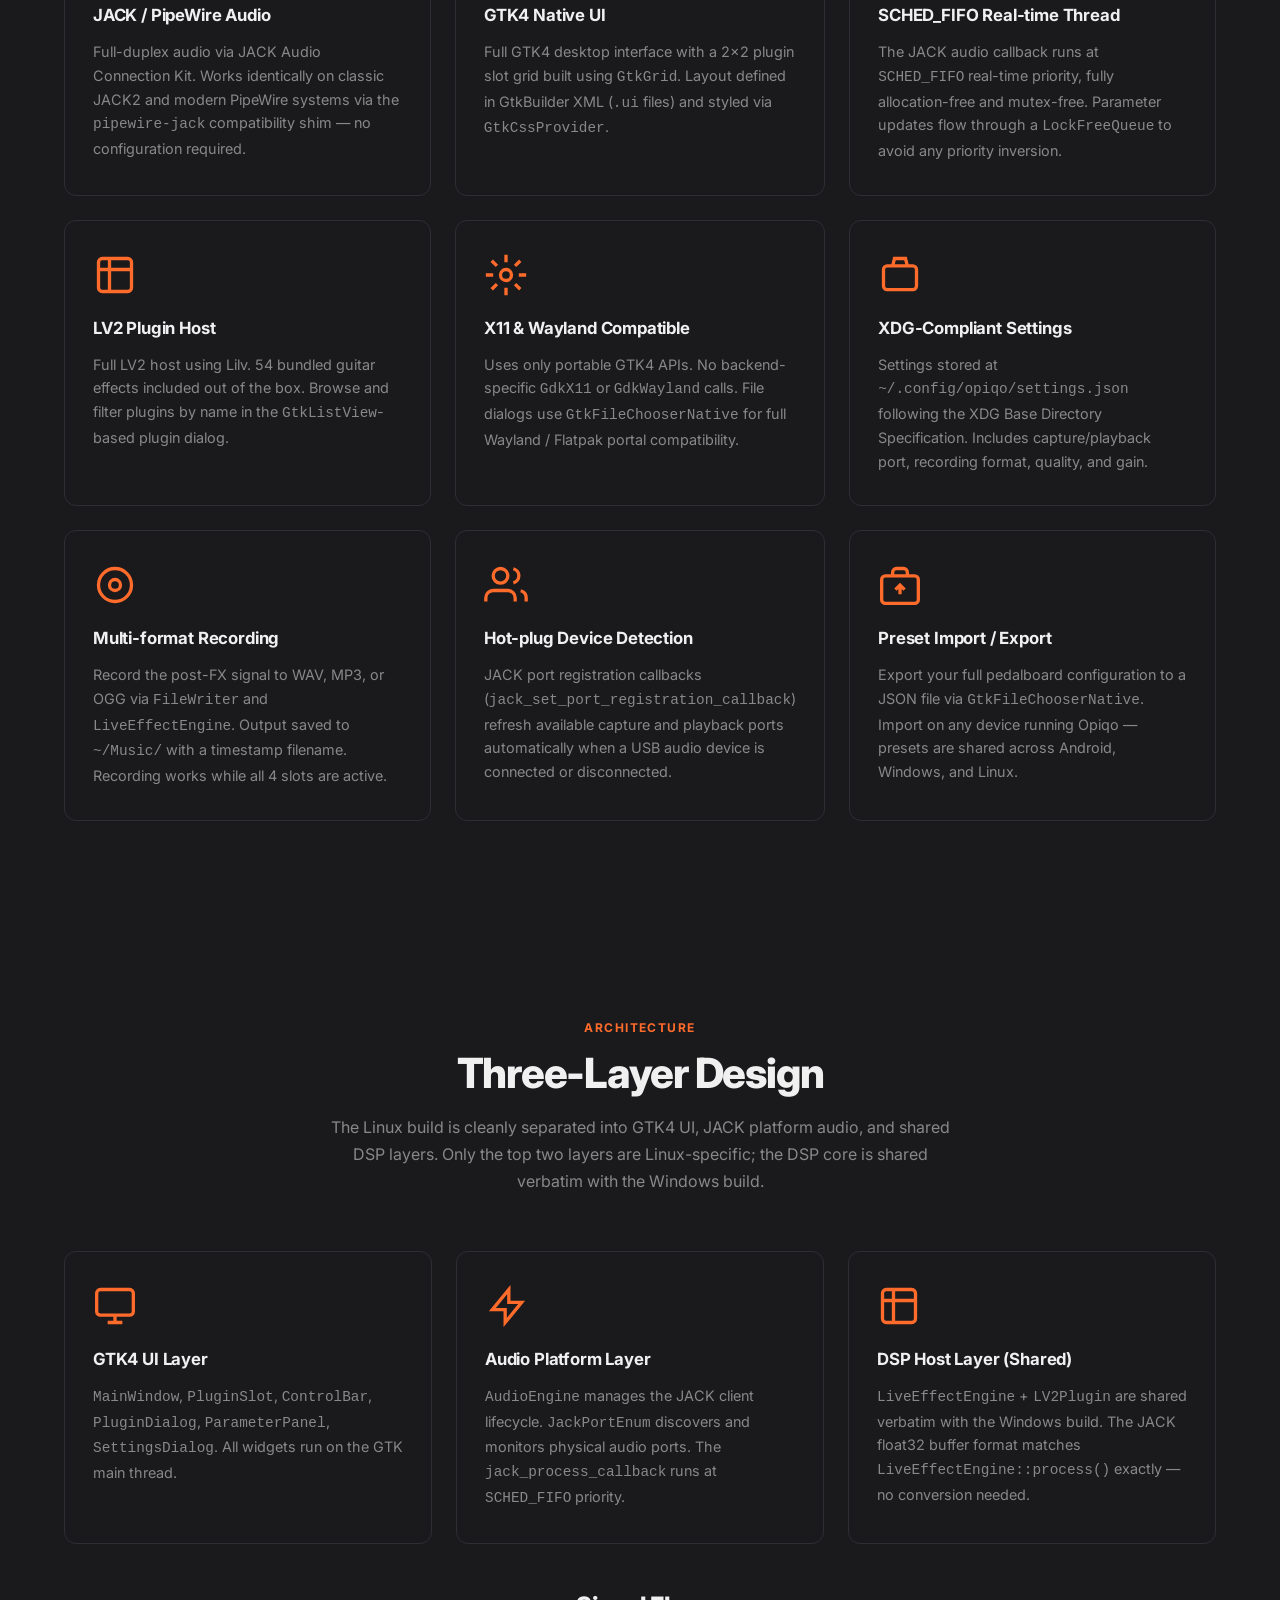
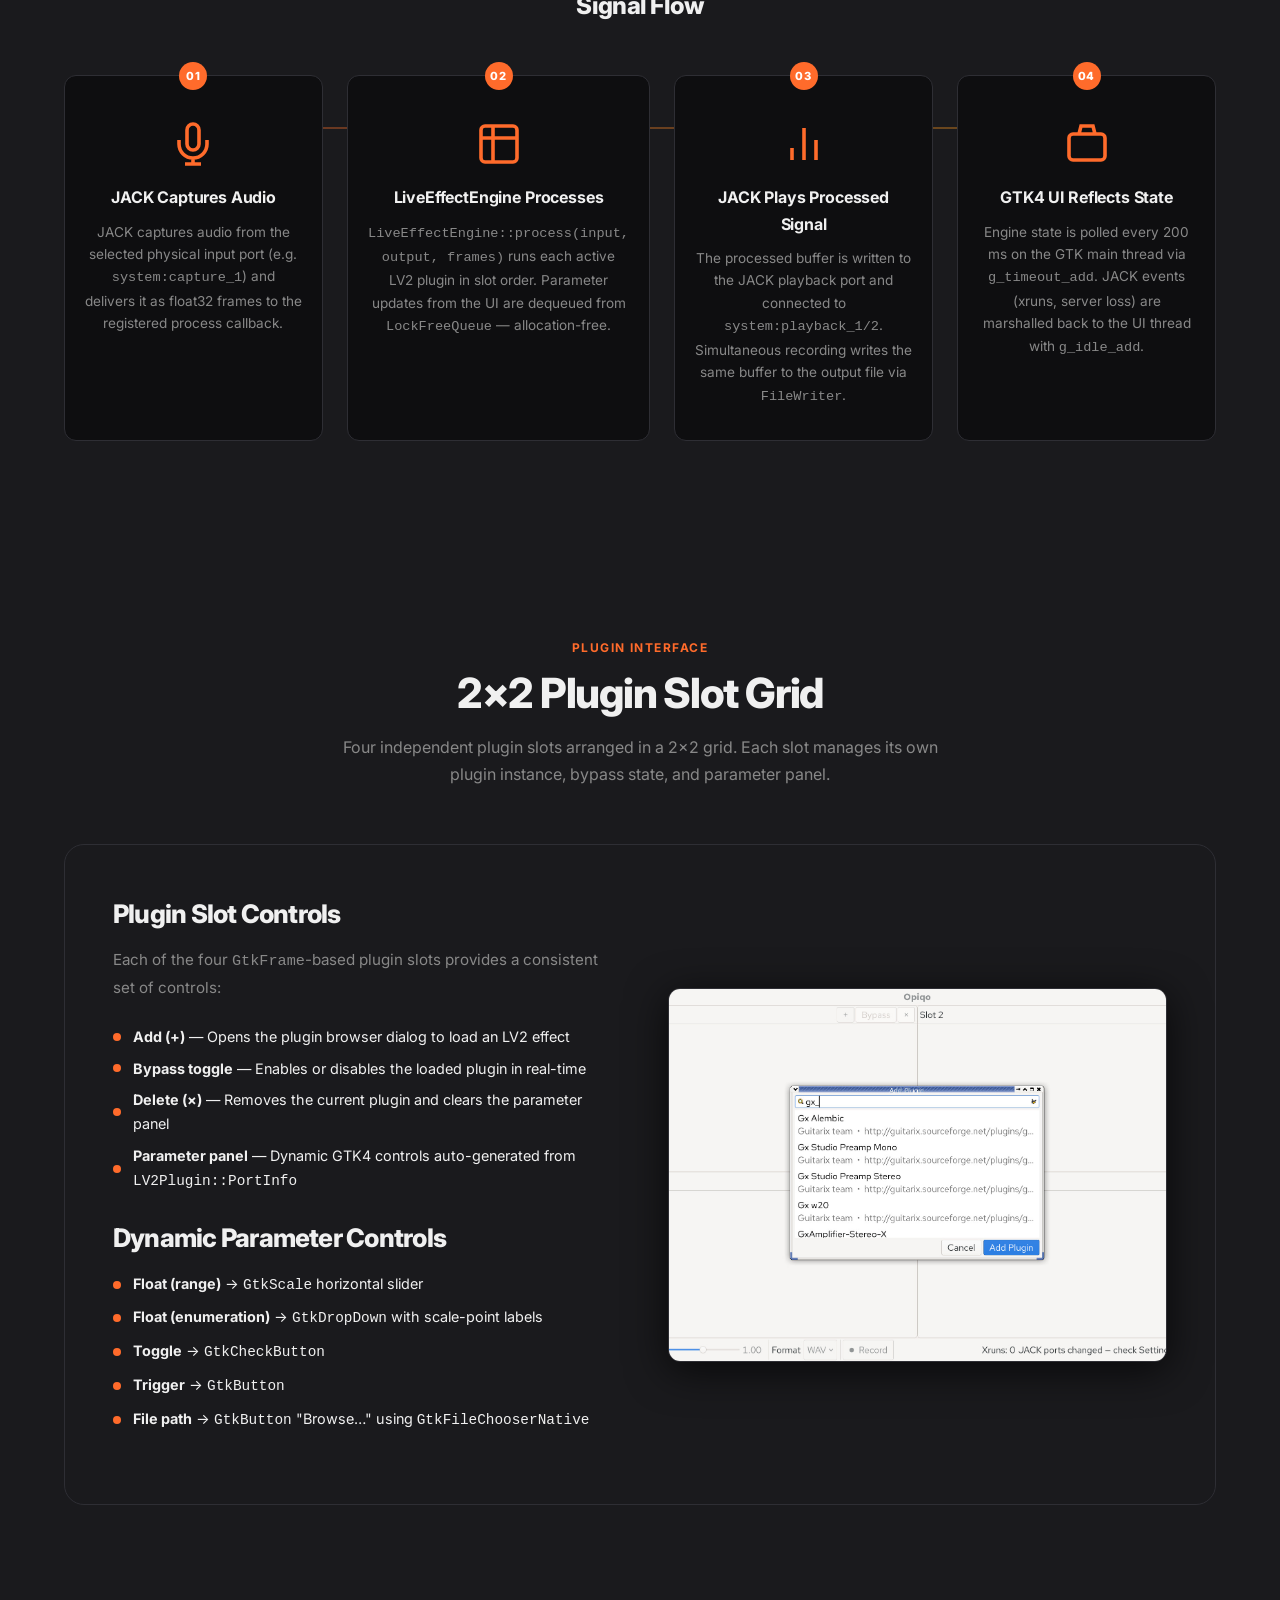
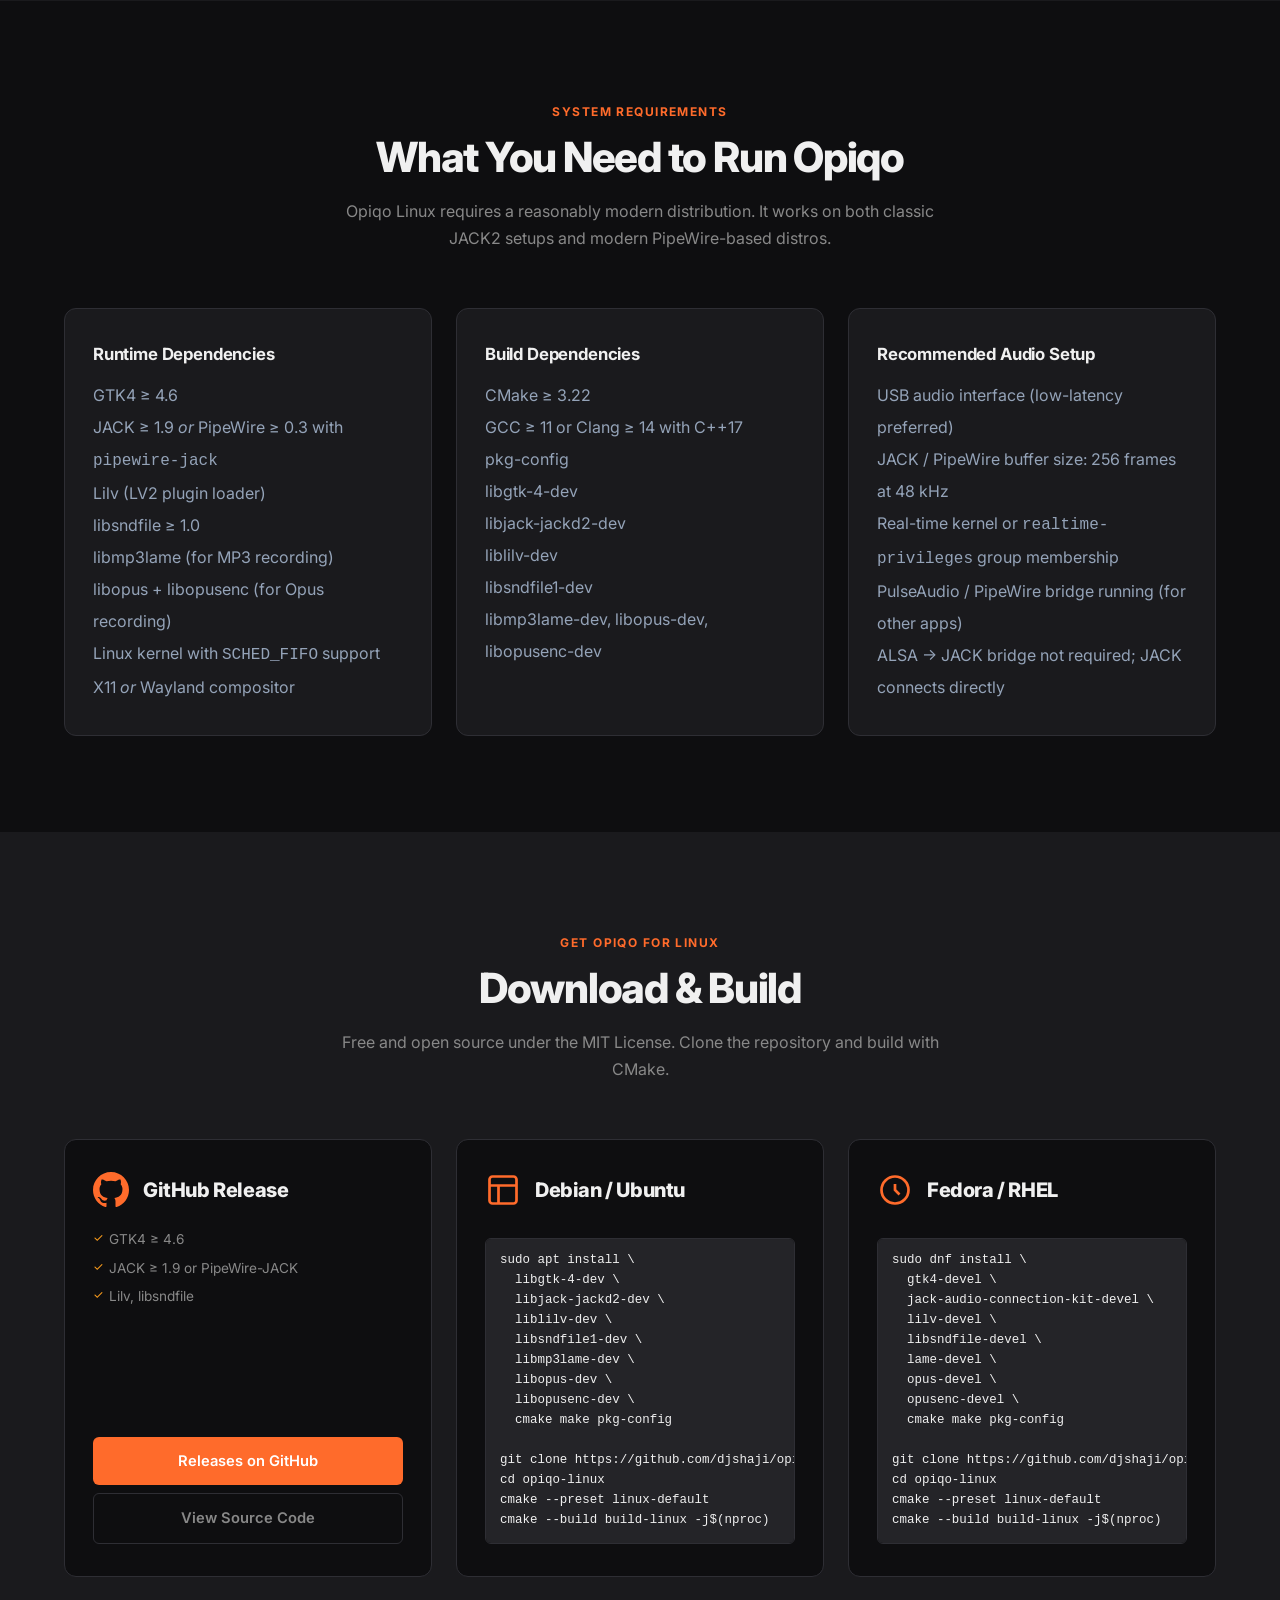
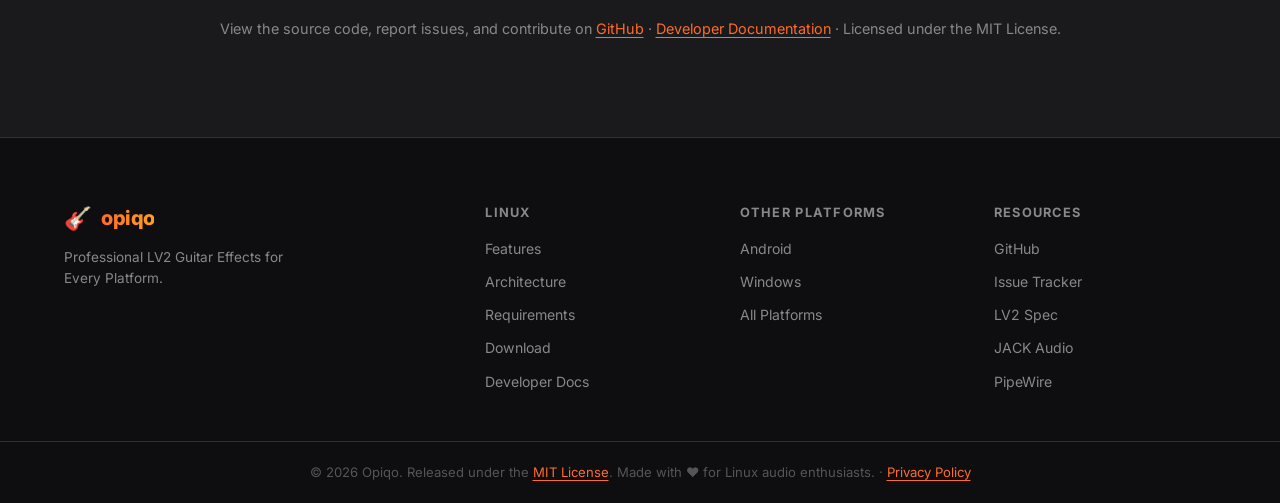
<file: linux/index.html>
<!DOCTYPE html>
<html lang="en">
<head>
  <meta charset="UTF-8" />
  <meta name="viewport" content="width=device-width, initial-scale=1.0" />
  <meta name="description" content="Opiqo for Linux — Native GTK4 LV2 guitar multi-effects pedalboard using JACK Audio. Real-time DSP, 4 plugin slots, PipeWire compatible, X11 and Wayland support." />
  <meta property="og:title" content="Opiqo Linux — GTK4 Guitar Multi-Effects Pedalboard" />
  <meta property="og:description" content="Native GTK4 LV2 host for Linux. JACK / PipeWire audio, 2×2 plugin slot grid, SCHED_FIFO real-time thread, X11 and Wayland compatible." />
  <meta property="og:type" content="website" />
  <title>Opiqo Linux — GTK4 Guitar Multi-Effects Pedalboard</title>
  <link rel="preconnect" href="https://fonts.googleapis.com" />
  <link rel="preconnect" href="https://fonts.gstatic.com" crossorigin />
  <link href="https://fonts.googleapis.com/css2?family=Inter:wght@400;500;600;700;800&display=swap" rel="stylesheet" />
  <link rel="stylesheet" href="../css/style.css" />
</head>
<body>

  <!-- ===== NAVBAR ===== -->
  <header class="navbar" id="navbar">
    <div class="container navbar__inner">
      <a href="../index.html" class="navbar__logo" aria-label="Opiqo home">
        <span class="logo-icon" aria-hidden="true">🎸</span>
        <span class="logo-text">opiqo</span>
      </a>
      <nav class="navbar__nav" id="navMenu" aria-label="Main navigation">
        <a href="#features" class="nav-link">Features</a>
        <a href="#architecture" class="nav-link">Architecture</a>
        <a href="#requirements" class="nav-link">Requirements</a>
        <a href="#download" class="nav-link nav-link--cta">Download</a>
      </nav>
      <button class="navbar__hamburger" id="hamburgerBtn" aria-label="Toggle navigation" aria-expanded="false" aria-controls="navMenu">
        <span></span><span></span><span></span>
      </button>
    </div>
  </header>

  <main>

    <!-- ===== HERO ===== -->
    <section class="hero" id="hero">
      <div class="container hero__inner">
        <div class="hero__text">
          <span class="hero__badge">Linux · GTK4 · JACK Audio</span>
          <h1 class="hero__title">Native Guitar Effects<br /><span class="gradient-text">Pedalboard for Linux</span></h1>
          <p class="hero__sub">A full-featured GTK4 desktop LV2 plugin host powered by JACK Audio Connection Kit. Low-latency real-time processing with <code>SCHED_FIFO</code> priority, 2×2 plugin slot grid, and native support for both X11 and Wayland. Works transparently on modern PipeWire systems via the JACK compatibility layer.</p>
          <div class="hero__ctas">
            <a href="https://github.com/djshaji/opiqo-linux" class="btn btn--primary" target="_blank" rel="noopener noreferrer">
              <svg class="btn__icon" aria-hidden="true" viewBox="0 0 24 24" fill="currentColor"><path d="M12 0C5.374 0 0 5.373 0 12c0 5.302 3.438 9.8 8.207 11.387.6.113.793-.261.793-.577v-2.234c-3.338.726-4.033-1.416-4.033-1.416-.546-1.387-1.333-1.756-1.333-1.756-1.089-.745.083-.729.083-.729 1.205.084 1.839 1.237 1.839 1.237 1.07 1.834 2.807 1.304 3.492.997.107-.775.418-1.305.762-1.604-2.665-.305-5.467-1.334-5.467-5.931 0-1.311.469-2.381 1.236-3.221-.124-.303-.535-1.524.117-3.176 0 0 1.008-.322 3.301 1.23A11.509 11.509 0 0112 5.803c1.02.005 2.047.138 3.006.404 2.291-1.552 3.297-1.23 3.297-1.23.653 1.653.242 2.874.118 3.176.77.84 1.235 1.911 1.235 3.221 0 4.609-2.807 5.624-5.479 5.921.43.372.823 1.102.823 2.222v3.293c0 .319.192.694.801.576C20.566 21.797 24 17.3 24 12c0-6.627-5.373-12-12-12z"/></svg>
              View on GitHub
            </a>
            <a href="#download" class="btn btn--secondary">
              Build from Source
            </a>
            <a href="developer.html" class="btn btn--secondary">
              Developer Docs
            </a>
          </div>
          <p class="hero__note">Free &amp; Open Source · MIT License</p>
        </div>
        <div class="hero__visual">
          <div class="hero__screenshot-wrap">
            <img src="opiqo-1.png.jpg" alt="Opiqo Linux GTK4 app showing the 2x2 plugin slot grid layout" class="hero__screenshot" loading="eager" />
            <div class="hero__badge-float hero__badge-float--plugins">GTK4 Native UI</div>
            <div class="hero__badge-float hero__badge-float--rt">JACK Real-time</div>
          </div>
        </div>
      </div>
    </section>

    <!-- ===== FEATURES ===== -->
    <section class="section features" id="features">
      <div class="container">
        <div class="section__header reveal">
          <span class="section__eyebrow">Linux-specific Capabilities</span>
          <h2 class="section__title">Built for the Linux Desktop</h2>
          <p class="section__desc">Every component designed with Linux audio conventions and GTK4 best practices. The shared DSP core (<code>LiveEffectEngine</code>) runs unchanged from the Windows build — only the audio and UI platform layers are Linux-specific.</p>
        </div>
        <div class="features__grid">

          <div class="feature-card reveal">
            <div class="feature-card__icon" aria-hidden="true">
              <svg viewBox="0 0 24 24" fill="none" stroke="currentColor" stroke-width="1.8"><path d="M13 10V3L4 14h7v7l9-11h-7z"/></svg>
            </div>
            <h3 class="feature-card__title">JACK / PipeWire Audio</h3>
            <p class="feature-card__desc">Full-duplex audio via JACK Audio Connection Kit. Works identically on classic JACK2 and modern PipeWire systems via the <code>pipewire-jack</code> compatibility shim — no configuration required.</p>
          </div>

          <div class="feature-card reveal">
            <div class="feature-card__icon" aria-hidden="true">
              <svg viewBox="0 0 24 24" fill="none" stroke="currentColor" stroke-width="1.8"><rect x="3" y="3" width="7" height="7" rx="1"/><rect x="14" y="3" width="7" height="7" rx="1"/><rect x="3" y="14" width="7" height="7" rx="1"/><rect x="14" y="14" width="7" height="7" rx="1"/></svg>
            </div>
            <h3 class="feature-card__title">GTK4 Native UI</h3>
            <p class="feature-card__desc">Full GTK4 desktop interface with a 2×2 plugin slot grid built using <code>GtkGrid</code>. Layout defined in GtkBuilder XML (<code>.ui</code> files) and styled via <code>GtkCssProvider</code>.</p>
          </div>

          <div class="feature-card reveal">
            <div class="feature-card__icon" aria-hidden="true">
              <svg viewBox="0 0 24 24" fill="none" stroke="currentColor" stroke-width="1.8"><path d="M12 2a3 3 0 013 3v7a3 3 0 01-6 0V5a3 3 0 013-3z"/><path d="M19 10v2a7 7 0 01-14 0v-2M12 19v3M8 22h8"/></svg>
            </div>
            <h3 class="feature-card__title">SCHED_FIFO Real-time Thread</h3>
            <p class="feature-card__desc">The JACK audio callback runs at <code>SCHED_FIFO</code> real-time priority, fully allocation-free and mutex-free. Parameter updates flow through a <code>LockFreeQueue</code> to avoid any priority inversion.</p>
          </div>

          <div class="feature-card reveal">
            <div class="feature-card__icon" aria-hidden="true">
              <svg viewBox="0 0 24 24" fill="none" stroke="currentColor" stroke-width="1.8"><path d="M9 3H5a2 2 0 00-2 2v4m6-6h10a2 2 0 012 2v4M9 3v18m0 0h10a2 2 0 002-2V9M9 21H5a2 2 0 01-2-2V9m0 0h18"/></svg>
            </div>
            <h3 class="feature-card__title">LV2 Plugin Host</h3>
            <p class="feature-card__desc">Full LV2 host using Lilv. 54 bundled guitar effects included out of the box. Browse and filter plugins by name in the <code>GtkListView</code>-based plugin dialog.</p>
          </div>

          <div class="feature-card reveal">
            <div class="feature-card__icon" aria-hidden="true">
              <svg viewBox="0 0 24 24" fill="none" stroke="currentColor" stroke-width="1.8"><circle cx="12" cy="12" r="3"/><path d="M12 1v4M12 19v4M4.22 4.22l2.83 2.83M16.95 16.95l2.83 2.83M1 12h4M19 12h4M4.22 19.78l2.83-2.83M16.95 7.05l2.83-2.83"/></svg>
            </div>
            <h3 class="feature-card__title">X11 &amp; Wayland Compatible</h3>
            <p class="feature-card__desc">Uses only portable GTK4 APIs. No backend-specific <code>GdkX11</code> or <code>GdkWayland</code> calls. File dialogs use <code>GtkFileChooserNative</code> for full Wayland / Flatpak portal compatibility.</p>
          </div>

          <div class="feature-card reveal">
            <div class="feature-card__icon" aria-hidden="true">
              <svg viewBox="0 0 24 24" fill="none" stroke="currentColor" stroke-width="1.8"><path d="M8 7H5a2 2 0 00-2 2v9a2 2 0 002 2h14a2 2 0 002-2V9a2 2 0 00-2-2h-3m-1-4H9l-1 4h8l-1-4z"/></svg>
            </div>
            <h3 class="feature-card__title">XDG-Compliant Settings</h3>
            <p class="feature-card__desc">Settings stored at <code>~/.config/opiqo/settings.json</code> following the XDG Base Directory Specification. Includes capture/playback port, recording format, quality, and gain.</p>
          </div>

          <div class="feature-card reveal">
            <div class="feature-card__icon" aria-hidden="true">
              <svg viewBox="0 0 24 24" fill="none" stroke="currentColor" stroke-width="1.8"><circle cx="12" cy="12" r="9"/><circle cx="12" cy="12" r="3"/></svg>
            </div>
            <h3 class="feature-card__title">Multi-format Recording</h3>
            <p class="feature-card__desc">Record the post-FX signal to WAV, MP3, or OGG via <code>FileWriter</code> and <code>LiveEffectEngine</code>. Output saved to <code>~/Music/</code> with a timestamp filename. Recording works while all 4 slots are active.</p>
          </div>

          <div class="feature-card reveal">
            <div class="feature-card__icon" aria-hidden="true">
              <svg viewBox="0 0 24 24" fill="none" stroke="currentColor" stroke-width="1.8"><path d="M17 21v-2a4 4 0 00-4-4H5a4 4 0 00-4 4v2"/><circle cx="9" cy="7" r="4"/><path d="M23 21v-2a4 4 0 00-3-3.87M16 3.13a4 4 0 010 7.75"/></svg>
            </div>
            <h3 class="feature-card__title">Hot-plug Device Detection</h3>
            <p class="feature-card__desc">JACK port registration callbacks (<code>jack_set_port_registration_callback</code>) refresh available capture and playback ports automatically when a USB audio device is connected or disconnected.</p>
          </div>

          <div class="feature-card reveal">
            <div class="feature-card__icon" aria-hidden="true">
              <svg viewBox="0 0 24 24" fill="none" stroke="currentColor" stroke-width="1.8"><rect x="2" y="7" width="20" height="15" rx="2"/><path d="M16 7V5a2 2 0 00-2-2h-4a2 2 0 00-2 2v2"/><path d="M12 12v5M9.5 14.5l2.5-2.5 2.5 2.5"/></svg>
            </div>
            <h3 class="feature-card__title">Preset Import / Export</h3>
            <p class="feature-card__desc">Export your full pedalboard configuration to a JSON file via <code>GtkFileChooserNative</code>. Import on any device running Opiqo — presets are shared across Android, Windows, and Linux.</p>
          </div>

        </div>
      </div>
    </section>

    <!-- ===== ARCHITECTURE ===== -->
    <section class="section how-it-works" id="architecture">
      <div class="container">
        <div class="section__header reveal">
          <span class="section__eyebrow">Architecture</span>
          <h2 class="section__title">Three-Layer Design</h2>
          <p class="section__desc">The Linux build is cleanly separated into GTK4 UI, JACK platform audio, and shared DSP layers. Only the top two layers are Linux-specific; the DSP core is shared verbatim with the Windows build.</p>
        </div>

        <div class="features__grid reveal" style="grid-template-columns: repeat(auto-fit, minmax(260px, 1fr));">
          <div class="feature-card">
            <div class="feature-card__icon" aria-hidden="true">
              <svg viewBox="0 0 24 24" fill="none" stroke="currentColor" stroke-width="1.8"><rect x="2" y="3" width="20" height="14" rx="2"/><path d="M8 21h8M12 17v4"/></svg>
            </div>
            <h3 class="feature-card__title">GTK4 UI Layer</h3>
            <p class="feature-card__desc"><code>MainWindow</code>, <code>PluginSlot</code>, <code>ControlBar</code>, <code>PluginDialog</code>, <code>ParameterPanel</code>, <code>SettingsDialog</code>. All widgets run on the GTK main thread.</p>
          </div>
          <div class="feature-card">
            <div class="feature-card__icon" aria-hidden="true">
              <svg viewBox="0 0 24 24" fill="none" stroke="currentColor" stroke-width="1.8"><path d="M13 10V3L4 14h7v7l9-11h-7z"/></svg>
            </div>
            <h3 class="feature-card__title">Audio Platform Layer</h3>
            <p class="feature-card__desc"><code>AudioEngine</code> manages the JACK client lifecycle. <code>JackPortEnum</code> discovers and monitors physical audio ports. The <code>jack_process_callback</code> runs at <code>SCHED_FIFO</code> priority.</p>
          </div>
          <div class="feature-card">
            <div class="feature-card__icon" aria-hidden="true">
              <svg viewBox="0 0 24 24" fill="none" stroke="currentColor" stroke-width="1.8"><path d="M9 3H5a2 2 0 00-2 2v4m6-6h10a2 2 0 012 2v4M9 3v18m0 0h10a2 2 0 002-2V9M9 21H5a2 2 0 01-2-2V9m0 0h18"/></svg>
            </div>
            <h3 class="feature-card__title">DSP Host Layer (Shared)</h3>
            <p class="feature-card__desc"><code>LiveEffectEngine</code> + <code>LV2Plugin</code> are shared verbatim with the Windows build. The JACK float32 buffer format matches <code>LiveEffectEngine::process()</code> exactly — no conversion needed.</p>
          </div>
        </div>

        <div class="section__header reveal" style="margin-top: 3rem;">
          <h3 class="section__title" style="font-size: 1.5rem;">Signal Flow</h3>
        </div>
        <ol class="steps" aria-label="Linux audio signal flow">
          <li class="step reveal">
            <div class="step__number" aria-hidden="true">01</div>
            <div class="step__icon" aria-hidden="true">
              <svg viewBox="0 0 24 24" fill="none" stroke="currentColor" stroke-width="1.8"><path d="M12 2a3 3 0 013 3v7a3 3 0 01-6 0V5a3 3 0 013-3z"/><path d="M19 10v2a7 7 0 01-14 0v-2M12 19v3M8 22h8"/></svg>
            </div>
            <h3 class="step__title">JACK Captures Audio</h3>
            <p class="step__desc">JACK captures audio from the selected physical input port (e.g. <code>system:capture_1</code>) and delivers it as float32 frames to the registered process callback.</p>
          </li>
          <li class="step reveal">
            <div class="step__number" aria-hidden="true">02</div>
            <div class="step__icon" aria-hidden="true">
              <svg viewBox="0 0 24 24" fill="none" stroke="currentColor" stroke-width="1.8"><path d="M9 3H5a2 2 0 00-2 2v4m6-6h10a2 2 0 012 2v4M9 3v18m0 0h10a2 2 0 002-2V9M9 21H5a2 2 0 01-2-2V9m0 0h18"/></svg>
            </div>
            <h3 class="step__title">LiveEffectEngine Processes</h3>
            <p class="step__desc"><code>LiveEffectEngine::process(input, output, frames)</code> runs each active LV2 plugin in slot order. Parameter updates from the UI are dequeued from <code>LockFreeQueue</code> — allocation-free.</p>
          </li>
          <li class="step reveal">
            <div class="step__number" aria-hidden="true">03</div>
            <div class="step__icon" aria-hidden="true">
              <svg viewBox="0 0 24 24" fill="none" stroke="currentColor" stroke-width="1.8"><line x1="18" y1="20" x2="18" y2="10"/><line x1="12" y1="20" x2="12" y2="4"/><line x1="6" y1="20" x2="6" y2="14"/></svg>
            </div>
            <h3 class="step__title">JACK Plays Processed Signal</h3>
            <p class="step__desc">The processed buffer is written to the JACK playback port and connected to <code>system:playback_1/2</code>. Simultaneous recording writes the same buffer to the output file via <code>FileWriter</code>.</p>
          </li>
          <li class="step reveal">
            <div class="step__number" aria-hidden="true">04</div>
            <div class="step__icon" aria-hidden="true">
              <svg viewBox="0 0 24 24" fill="none" stroke="currentColor" stroke-width="1.8"><path d="M8 7H5a2 2 0 00-2 2v9a2 2 0 002 2h14a2 2 0 002-2V9a2 2 0 00-2-2h-3m-1-4H9l-1 4h8l-1-4z"/></svg>
            </div>
            <h3 class="step__title">GTK4 UI Reflects State</h3>
            <p class="step__desc">Engine state is polled every 200 ms on the GTK main thread via <code>g_timeout_add</code>. JACK events (xruns, server loss) are marshalled back to the UI thread with <code>g_idle_add</code>.</p>
          </li>
        </ol>
      </div>
    </section>

    <!-- ===== PLUGIN UI ===== -->
    <section class="section platforms" id="plugin-ui">
      <div class="container">
        <div class="section__header reveal">
          <span class="section__eyebrow">Plugin Interface</span>
          <h2 class="section__title">2×2 Plugin Slot Grid</h2>
          <p class="section__desc">Four independent plugin slots arranged in a 2×2 grid. Each slot manages its own plugin instance, bypass state, and parameter panel.</p>
        </div>

        <div class="tab-panels" style="margin-top: 2rem;">
          <div class="tab-panel tab-panel--active" style="display: block;">
            <div class="tab-panel__content">
              <div class="tab-panel__info">
                <h3 class="tab-panel__title">Plugin Slot Controls</h3>
                <p class="tab-panel__desc">Each of the four <code>GtkFrame</code>-based plugin slots provides a consistent set of controls:</p>
                <ul class="tab-panel__list">
                  <li><strong>Add (+)</strong> — Opens the plugin browser dialog to load an LV2 effect</li>
                  <li><strong>Bypass toggle</strong> — Enables or disables the loaded plugin in real-time</li>
                  <li><strong>Delete (×)</strong> — Removes the current plugin and clears the parameter panel</li>
                  <li><strong>Parameter panel</strong> — Dynamic GTK4 controls auto-generated from <code>LV2Plugin::PortInfo</code></li>
                </ul>
                <h3 class="tab-panel__title" style="margin-top: 1.5rem;">Dynamic Parameter Controls</h3>
                <ul class="tab-panel__list">
                  <li><strong>Float (range)</strong> → <code>GtkScale</code> horizontal slider</li>
                  <li><strong>Float (enumeration)</strong> → <code>GtkDropDown</code> with scale-point labels</li>
                  <li><strong>Toggle</strong> → <code>GtkCheckButton</code></li>
                  <li><strong>Trigger</strong> → <code>GtkButton</code></li>
                  <li><strong>File path</strong> → <code>GtkButton</code> "Browse…" using <code>GtkFileChooserNative</code></li>
                </ul>
              </div>
              <div class="tab-panel__screenshot">
                <img src="opiqo-2.png.jpg" alt="Opiqo Linux GTK4 showing the 2x2 plugin slot grid with parameter panels" loading="lazy" />
              </div>
            </div>
          </div>
        </div>
      </div>
    </section>

    <!-- ===== REQUIREMENTS ===== -->
    <section class="section features" id="requirements">
      <div class="container">
        <div class="section__header reveal">
          <span class="section__eyebrow">System Requirements</span>
          <h2 class="section__title">What You Need to Run Opiqo</h2>
          <p class="section__desc">Opiqo Linux requires a reasonably modern distribution. It works on both classic JACK2 setups and modern PipeWire-based distros.</p>
        </div>

        <div class="features__grid" style="grid-template-columns: repeat(auto-fit, minmax(280px, 1fr));">
          <div class="feature-card reveal">
            <h3 class="feature-card__title">Runtime Dependencies</h3>
            <ul style="list-style: none; padding: 0; margin: 0; color: var(--text-secondary, #94a3b8); line-height: 2;">
              <li>GTK4 ≥ 4.6</li>
              <li>JACK ≥ 1.9 <em>or</em> PipeWire ≥ 0.3 with <code>pipewire-jack</code></li>
              <li>Lilv (LV2 plugin loader)</li>
              <li>libsndfile ≥ 1.0</li>
              <li>libmp3lame (for MP3 recording)</li>
              <li>libopus + libopusenc (for Opus recording)</li>
              <li>Linux kernel with <code>SCHED_FIFO</code> support</li>
              <li>X11 <em>or</em> Wayland compositor</li>
            </ul>
          </div>
          <div class="feature-card reveal">
            <h3 class="feature-card__title">Build Dependencies</h3>
            <ul style="list-style: none; padding: 0; margin: 0; color: var(--text-secondary, #94a3b8); line-height: 2;">
              <li>CMake ≥ 3.22</li>
              <li>GCC ≥ 11 or Clang ≥ 14 with C++17</li>
              <li>pkg-config</li>
              <li>libgtk-4-dev</li>
              <li>libjack-jackd2-dev</li>
              <li>liblilv-dev</li>
              <li>libsndfile1-dev</li>
              <li>libmp3lame-dev, libopus-dev, libopusenc-dev</li>
            </ul>
          </div>
          <div class="feature-card reveal">
            <h3 class="feature-card__title">Recommended Audio Setup</h3>
            <ul style="list-style: none; padding: 0; margin: 0; color: var(--text-secondary, #94a3b8); line-height: 2;">
              <li>USB audio interface (low-latency preferred)</li>
              <li>JACK / PipeWire buffer size: 256 frames at 48 kHz</li>
              <li>Real-time kernel or <code>realtime-privileges</code> group membership</li>
              <li>PulseAudio / PipeWire bridge running (for other apps)</li>
              <li>ALSA → JACK bridge not required; JACK connects directly</li>
            </ul>
          </div>
        </div>
      </div>
    </section>

    <!-- ===== DOWNLOAD ===== -->
    <section class="section download" id="download">
      <div class="container">
        <div class="section__header reveal">
          <span class="section__eyebrow">Get Opiqo for Linux</span>
          <h2 class="section__title">Download &amp; Build</h2>
          <p class="section__desc">Free and open source under the MIT License. Clone the repository and build with CMake.</p>
        </div>

        <div class="download-grid" style="grid-template-columns: repeat(auto-fit, minmax(300px, 1fr));">

          <div class="download-card reveal">
            <div class="download-card__header">
              <svg class="download-card__icon" aria-hidden="true" viewBox="0 0 24 24" fill="currentColor"><path d="M12 0C5.374 0 0 5.373 0 12c0 5.302 3.438 9.8 8.207 11.387.6.113.793-.261.793-.577v-2.234c-3.338.726-4.033-1.416-4.033-1.416-.546-1.387-1.333-1.756-1.333-1.756-1.089-.745.083-.729.083-.729 1.205.084 1.839 1.237 1.839 1.237 1.07 1.834 2.807 1.304 3.492.997.107-.775.418-1.305.762-1.604-2.665-.305-5.467-1.334-5.467-5.931 0-1.311.469-2.381 1.236-3.221-.124-.303-.535-1.524.117-3.176 0 0 1.008-.322 3.301 1.23A11.509 11.509 0 0112 5.803c1.02.005 2.047.138 3.006.404 2.291-1.552 3.297-1.23 3.297-1.23.653 1.653.242 2.874.118 3.176.77.84 1.235 1.911 1.235 3.221 0 4.609-2.807 5.624-5.479 5.921.43.372.823 1.102.823 2.222v3.293c0 .319.192.694.801.576C20.566 21.797 24 17.3 24 12c0-6.627-5.373-12-12-12z"/></svg>
              <h3 class="download-card__title">GitHub Release</h3>
            </div>
            <ul class="download-card__reqs">
              <li>GTK4 ≥ 4.6</li>
              <li>JACK ≥ 1.9 or PipeWire-JACK</li>
              <li>Lilv, libsndfile</li>
            </ul>
            <div class="download-card__actions">
              <a href="https://github.com/djshaji/opiqo-linux/releases" class="btn btn--primary btn--full" target="_blank" rel="noopener noreferrer">Releases on GitHub</a>
              <a href="https://github.com/djshaji/opiqo-linux" class="btn btn--ghost btn--full" target="_blank" rel="noopener noreferrer">View Source Code</a>
            </div>
          </div>

          <div class="download-card reveal">
            <div class="download-card__header">
              <svg class="download-card__icon" aria-hidden="true" viewBox="0 0 24 24" fill="none" stroke="currentColor" stroke-width="1.8"><rect x="3" y="3" width="18" height="18" rx="2"/><path d="M3 9h18M9 21V9"/></svg>
              <h3 class="download-card__title">Debian / Ubuntu</h3>
            </div>
            <div class="download-card__build">
              <pre><code>sudo apt install \
  libgtk-4-dev \
  libjack-jackd2-dev \
  liblilv-dev \
  libsndfile1-dev \
  libmp3lame-dev \
  libopus-dev \
  libopusenc-dev \
  cmake make pkg-config

git clone https://github.com/djshaji/opiqo-linux.git
cd opiqo-linux
cmake --preset linux-default
cmake --build build-linux -j$(nproc)</code></pre>
            </div>
          </div>

          <div class="download-card reveal">
            <div class="download-card__header">
              <svg class="download-card__icon" aria-hidden="true" viewBox="0 0 24 24" fill="none" stroke="currentColor" stroke-width="1.8"><circle cx="12" cy="12" r="9"/><path d="M12 8v4l3 3"/></svg>
              <h3 class="download-card__title">Fedora / RHEL</h3>
            </div>
            <div class="download-card__build">
              <pre><code>sudo dnf install \
  gtk4-devel \
  jack-audio-connection-kit-devel \
  lilv-devel \
  libsndfile-devel \
  lame-devel \
  opus-devel \
  opusenc-devel \
  cmake make pkg-config

git clone https://github.com/djshaji/opiqo-linux.git
cd opiqo-linux
cmake --preset linux-default
cmake --build build-linux -j$(nproc)</code></pre>
            </div>
          </div>

        </div>

        <p class="download__oss-note reveal">
          View the source code, report issues, and contribute on
          <a href="https://github.com/djshaji/opiqo-linux" class="link" target="_blank" rel="noopener noreferrer">GitHub</a> ·
          <a href="developer.html" class="link">Developer Documentation</a> ·
          Licensed under the MIT License.
        </p>
      </div>
    </section>

  </main>

  <!-- ===== FOOTER ===== -->
  <footer class="footer">
    <div class="container footer__inner">
      <div class="footer__brand">
        <a href="../index.html" class="navbar__logo" aria-label="Opiqo home">
          <span class="logo-icon" aria-hidden="true">🎸</span>
          <span class="logo-text">opiqo</span>
        </a>
        <p class="footer__tagline">Professional LV2 Guitar Effects for Every Platform.</p>
      </div>
      <nav class="footer__nav" aria-label="Footer navigation">
        <div class="footer__col">
          <h4 class="footer__col-title">Linux</h4>
          <a href="#features" class="footer__link">Features</a>
          <a href="#architecture" class="footer__link">Architecture</a>
          <a href="#requirements" class="footer__link">Requirements</a>
          <a href="#download" class="footer__link">Download</a>
          <a href="developer.html" class="footer__link">Developer Docs</a>
        </div>
        <div class="footer__col">
          <h4 class="footer__col-title">Other Platforms</h4>
          <a href="../android/index.html" class="footer__link">Android</a>
          <a href="../windows/index.html" class="footer__link">Windows</a>
          <a href="../index.html" class="footer__link">All Platforms</a>
        </div>
        <div class="footer__col">
          <h4 class="footer__col-title">Resources</h4>
          <a href="https://github.com/djshaji/opiqo-linux" class="footer__link" target="_blank" rel="noopener noreferrer">GitHub</a>
          <a href="https://github.com/djshaji/opiqo-linux/issues" class="footer__link" target="_blank" rel="noopener noreferrer">Issue Tracker</a>
          <a href="https://lv2plug.in/" class="footer__link" target="_blank" rel="noopener noreferrer">LV2 Spec</a>
          <a href="https://jackaudio.org/" class="footer__link" target="_blank" rel="noopener noreferrer">JACK Audio</a>
          <a href="https://pipewire.org/" class="footer__link" target="_blank" rel="noopener noreferrer">PipeWire</a>
        </div>
      </nav>
    </div>
    <div class="footer__bottom">
      <div class="container">
        <p>© 2026 Opiqo. Released under the <a href="https://github.com/djshaji/opiqo-linux/blob/main/LICENSE" class="link" target="_blank" rel="noopener noreferrer">MIT License</a>. Made with ♥ for Linux audio enthusiasts. · <a href="../privacy.html" class="link">Privacy Policy</a></p>
      </div>
    </div>
  </footer>

  <script src="../js/main.js"></script>
</body>
</html>
</file>
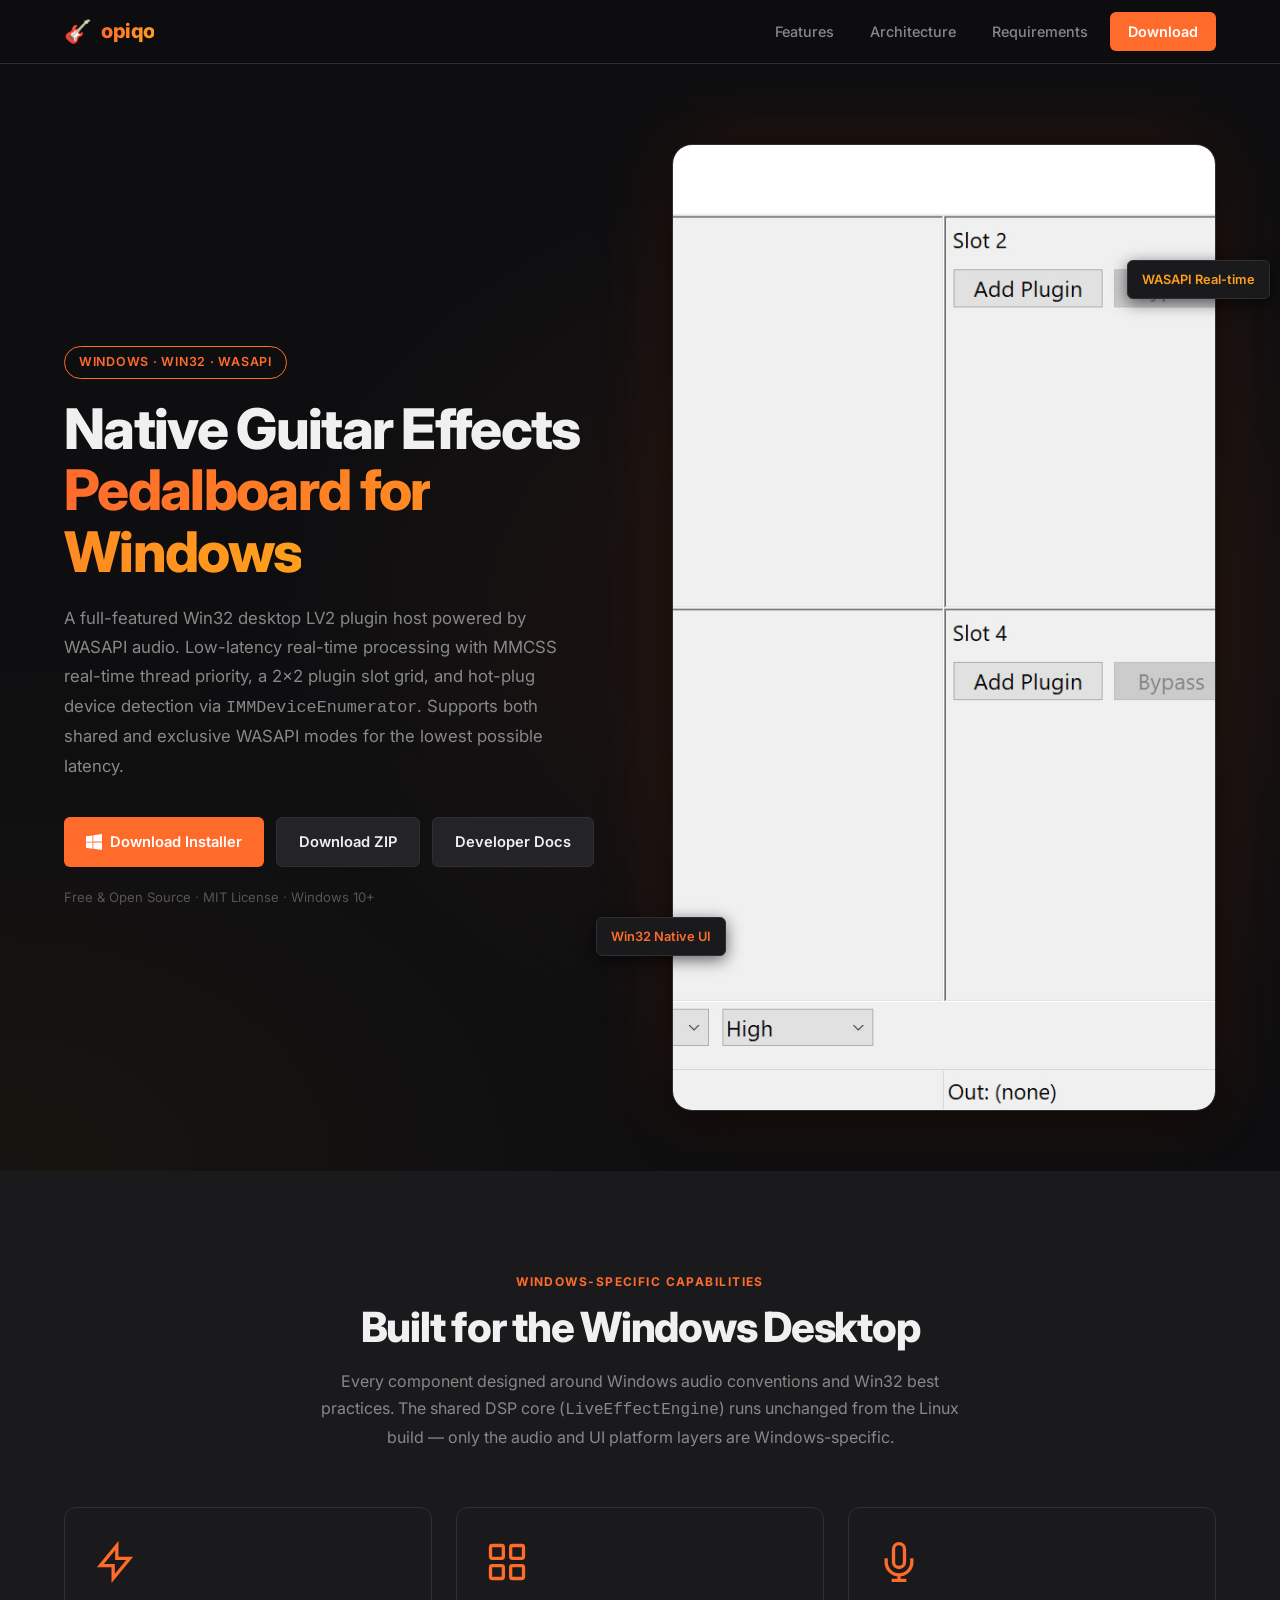
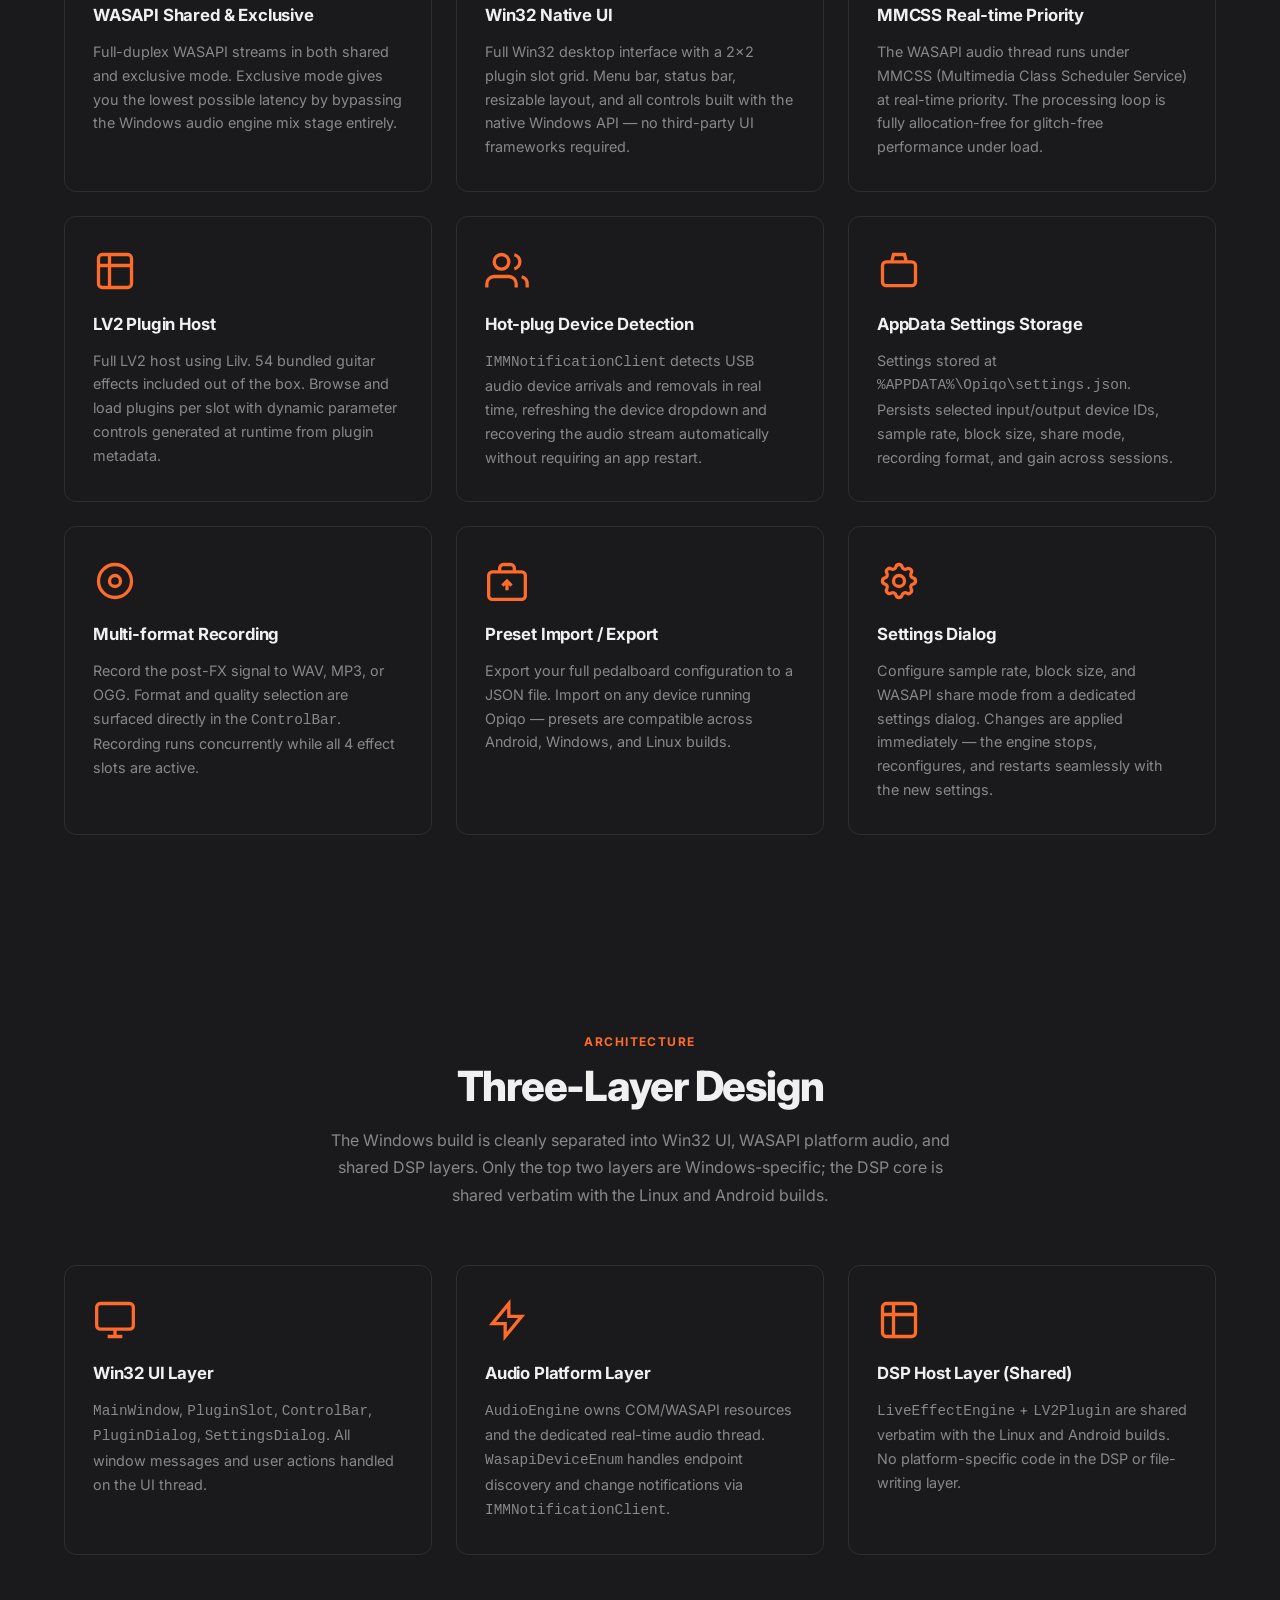
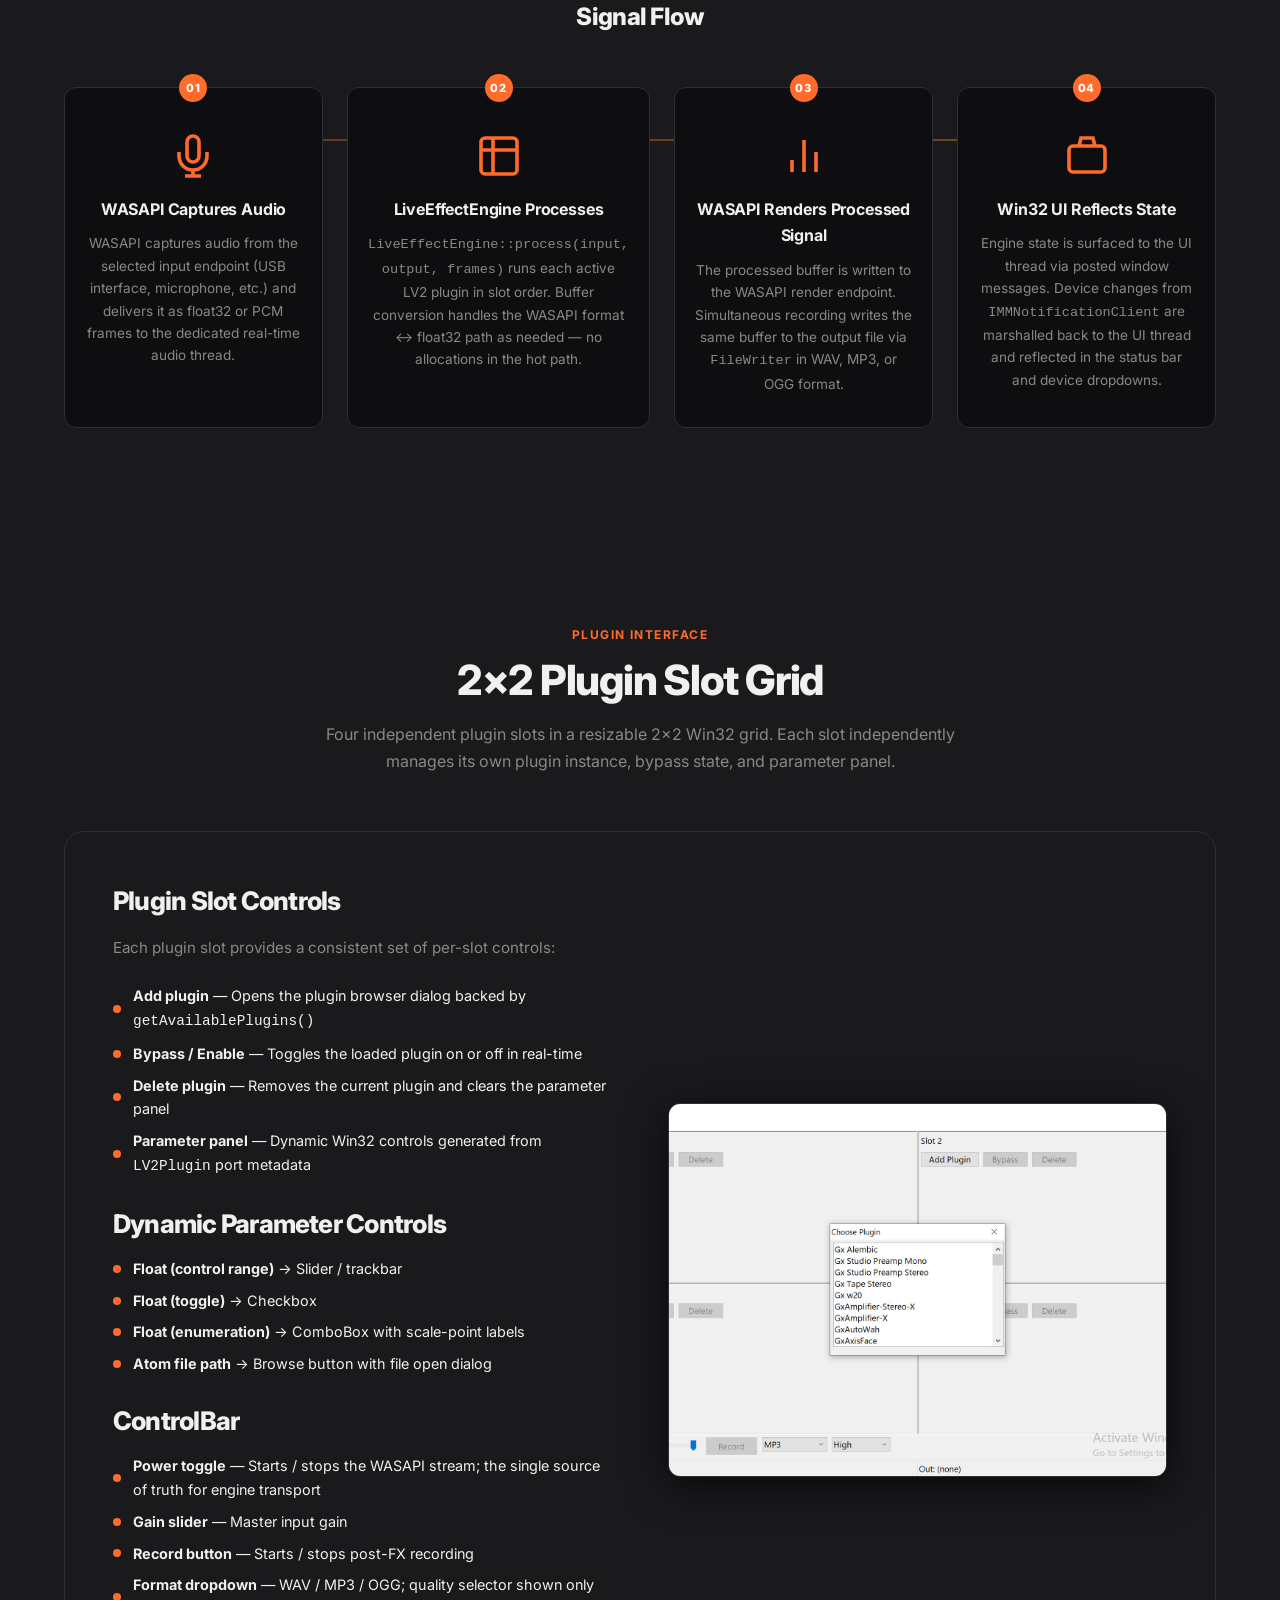
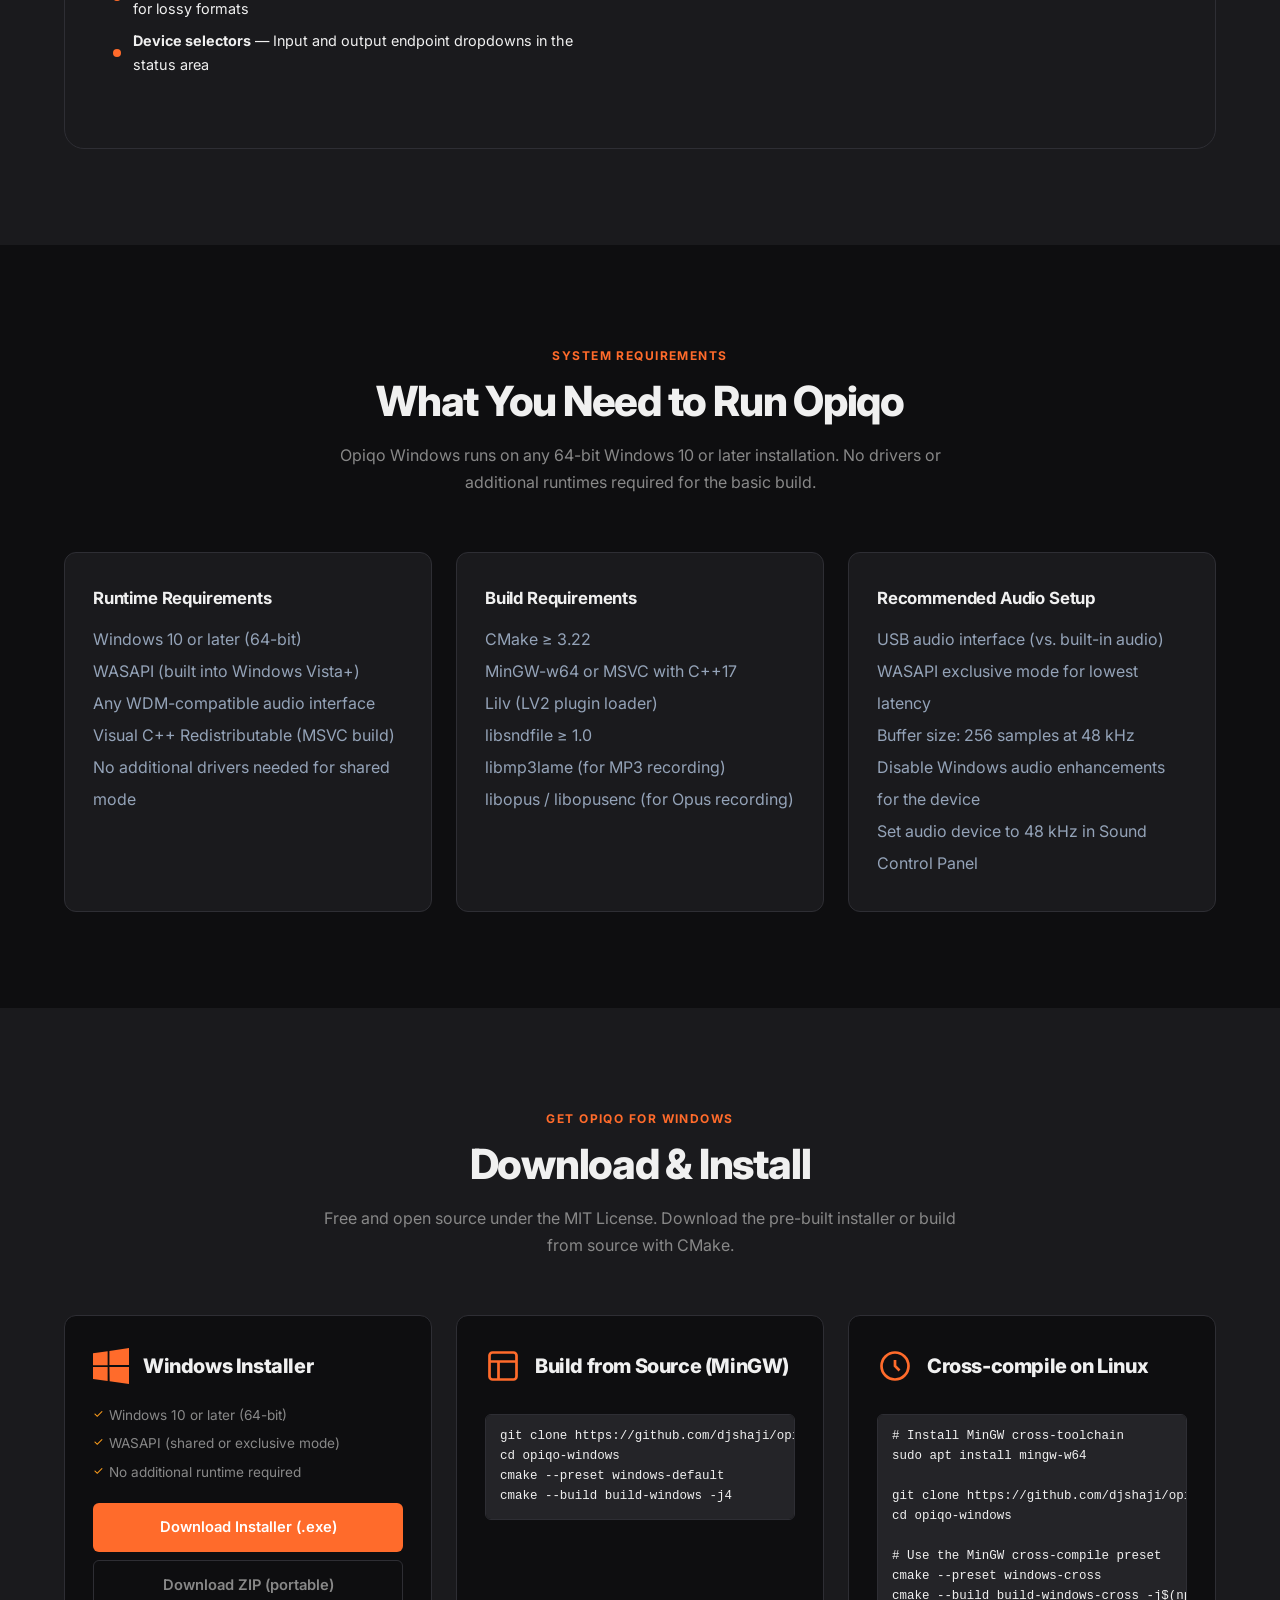
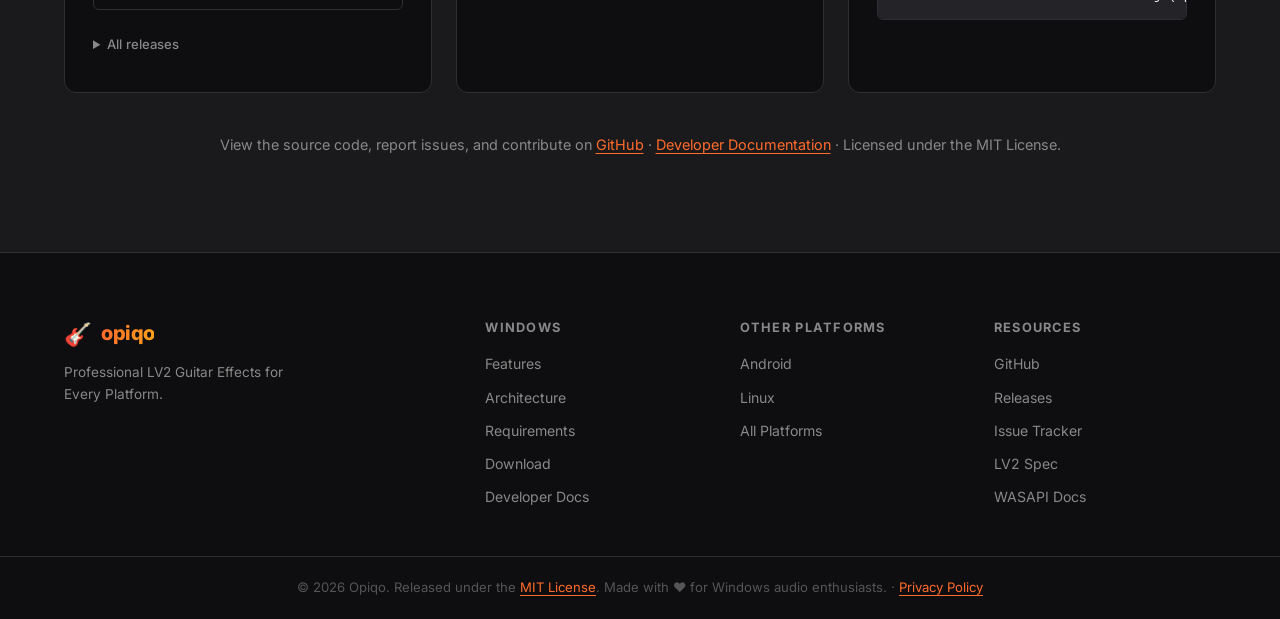
<file: windows/index.html>
<!DOCTYPE html>
<html lang="en">
<head>
  <meta charset="UTF-8" />
  <meta name="viewport" content="width=device-width, initial-scale=1.0" />
  <meta name="description" content="Opiqo for Windows — Native Win32 LV2 guitar multi-effects pedalboard with WASAPI audio. Real-time DSP, 4 plugin slots, 2×2 grid layout, shared/exclusive mode." />
  <meta property="og:title" content="Opiqo Windows — Win32 Guitar Multi-Effects Pedalboard" />
  <meta property="og:description" content="Native Win32 LV2 host for Windows 10+. WASAPI shared/exclusive audio, 2×2 plugin slot grid, MMCSS real-time thread, IMMDeviceEnumerator hot-plug." />
  <meta property="og:type" content="website" />
  <title>Opiqo Windows — Win32 Guitar Multi-Effects Pedalboard</title>
  <link rel="preconnect" href="https://fonts.googleapis.com" />
  <link rel="preconnect" href="https://fonts.gstatic.com" crossorigin />
  <link href="https://fonts.googleapis.com/css2?family=Inter:wght@400;500;600;700;800&display=swap" rel="stylesheet" />
  <link rel="stylesheet" href="../css/style.css" />
</head>
<body>

  <!-- ===== NAVBAR ===== -->
  <header class="navbar" id="navbar">
    <div class="container navbar__inner">
      <a href="../index.html" class="navbar__logo" aria-label="Opiqo home">
        <span class="logo-icon" aria-hidden="true">🎸</span>
        <span class="logo-text">opiqo</span>
      </a>
      <nav class="navbar__nav" id="navMenu" aria-label="Main navigation">
        <a href="#features" class="nav-link">Features</a>
        <a href="#architecture" class="nav-link">Architecture</a>
        <a href="#requirements" class="nav-link">Requirements</a>
        <a href="#download" class="nav-link nav-link--cta">Download</a>
      </nav>
      <button class="navbar__hamburger" id="hamburgerBtn" aria-label="Toggle navigation" aria-expanded="false" aria-controls="navMenu">
        <span></span><span></span><span></span>
      </button>
    </div>
  </header>

  <main>

    <!-- ===== HERO ===== -->
    <section class="hero" id="hero">
      <div class="container hero__inner">
        <div class="hero__text">
          <span class="hero__badge">Windows · Win32 · WASAPI</span>
          <h1 class="hero__title">Native Guitar Effects<br /><span class="gradient-text">Pedalboard for Windows</span></h1>
          <p class="hero__sub">A full-featured Win32 desktop LV2 plugin host powered by WASAPI audio. Low-latency real-time processing with MMCSS real-time thread priority, a 2×2 plugin slot grid, and hot-plug device detection via <code>IMMDeviceEnumerator</code>. Supports both shared and exclusive WASAPI modes for the lowest possible latency.</p>
          <div class="hero__ctas">
            <a href="https://github.com/djshaji/opiqo-windows/releases/download/34/opiqo-setup.exe" class="btn btn--primary">
              <svg class="btn__icon" aria-hidden="true" viewBox="0 0 24 24" fill="currentColor"><path d="M0 3.449L9.75 2.1v9.451H0m10.949-9.602L24 0v11.4H10.949M0 12.6h9.75v9.451L0 20.699M10.949 12.6H24V24l-12.9-1.801"/></svg>
              Download Installer
            </a>
            <a href="https://github.com/djshaji/opiqo-windows/releases/download/34/opiqo-x86_64-exe.zip" class="btn btn--secondary">
              Download ZIP
            </a>
            <a href="developer.html" class="btn btn--secondary">
              Developer Docs
            </a>
          </div>
          <p class="hero__note">Free &amp; Open Source · MIT License · Windows 10+</p>
        </div>
        <div class="hero__visual">
          <div class="hero__screenshot-wrap">
            <img src="opiqo 1.PNG.jpg" alt="Opiqo Windows app showing the 2x2 plugin slot grid layout" class="hero__screenshot" loading="eager" />
            <div class="hero__badge-float hero__badge-float--plugins">Win32 Native UI</div>
            <div class="hero__badge-float hero__badge-float--rt">WASAPI Real-time</div>
          </div>
        </div>
      </div>
    </section>

    <!-- ===== FEATURES ===== -->
    <section class="section features" id="features">
      <div class="container">
        <div class="section__header reveal">
          <span class="section__eyebrow">Windows-specific Capabilities</span>
          <h2 class="section__title">Built for the Windows Desktop</h2>
          <p class="section__desc">Every component designed around Windows audio conventions and Win32 best practices. The shared DSP core (<code>LiveEffectEngine</code>) runs unchanged from the Linux build — only the audio and UI platform layers are Windows-specific.</p>
        </div>
        <div class="features__grid">

          <div class="feature-card reveal">
            <div class="feature-card__icon" aria-hidden="true">
              <svg viewBox="0 0 24 24" fill="none" stroke="currentColor" stroke-width="1.8"><path d="M13 10V3L4 14h7v7l9-11h-7z"/></svg>
            </div>
            <h3 class="feature-card__title">WASAPI Shared &amp; Exclusive</h3>
            <p class="feature-card__desc">Full-duplex WASAPI streams in both shared and exclusive mode. Exclusive mode gives you the lowest possible latency by bypassing the Windows audio engine mix stage entirely.</p>
          </div>

          <div class="feature-card reveal">
            <div class="feature-card__icon" aria-hidden="true">
              <svg viewBox="0 0 24 24" fill="none" stroke="currentColor" stroke-width="1.8"><rect x="3" y="3" width="7" height="7" rx="1"/><rect x="14" y="3" width="7" height="7" rx="1"/><rect x="3" y="14" width="7" height="7" rx="1"/><rect x="14" y="14" width="7" height="7" rx="1"/></svg>
            </div>
            <h3 class="feature-card__title">Win32 Native UI</h3>
            <p class="feature-card__desc">Full Win32 desktop interface with a 2×2 plugin slot grid. Menu bar, status bar, resizable layout, and all controls built with the native Windows API — no third-party UI frameworks required.</p>
          </div>

          <div class="feature-card reveal">
            <div class="feature-card__icon" aria-hidden="true">
              <svg viewBox="0 0 24 24" fill="none" stroke="currentColor" stroke-width="1.8"><path d="M12 2a3 3 0 013 3v7a3 3 0 01-6 0V5a3 3 0 013-3z"/><path d="M19 10v2a7 7 0 01-14 0v-2M12 19v3M8 22h8"/></svg>
            </div>
            <h3 class="feature-card__title">MMCSS Real-time Priority</h3>
            <p class="feature-card__desc">The WASAPI audio thread runs under MMCSS (Multimedia Class Scheduler Service) at real-time priority. The processing loop is fully allocation-free for glitch-free performance under load.</p>
          </div>

          <div class="feature-card reveal">
            <div class="feature-card__icon" aria-hidden="true">
              <svg viewBox="0 0 24 24" fill="none" stroke="currentColor" stroke-width="1.8"><path d="M9 3H5a2 2 0 00-2 2v4m6-6h10a2 2 0 012 2v4M9 3v18m0 0h10a2 2 0 002-2V9M9 21H5a2 2 0 01-2-2V9m0 0h18"/></svg>
            </div>
            <h3 class="feature-card__title">LV2 Plugin Host</h3>
            <p class="feature-card__desc">Full LV2 host using Lilv. 54 bundled guitar effects included out of the box. Browse and load plugins per slot with dynamic parameter controls generated at runtime from plugin metadata.</p>
          </div>

          <div class="feature-card reveal">
            <div class="feature-card__icon" aria-hidden="true">
              <svg viewBox="0 0 24 24" fill="none" stroke="currentColor" stroke-width="1.8"><path d="M17 21v-2a4 4 0 00-4-4H5a4 4 0 00-4 4v2"/><circle cx="9" cy="7" r="4"/><path d="M23 21v-2a4 4 0 00-3-3.87M16 3.13a4 4 0 010 7.75"/></svg>
            </div>
            <h3 class="feature-card__title">Hot-plug Device Detection</h3>
            <p class="feature-card__desc"><code>IMMNotificationClient</code> detects USB audio device arrivals and removals in real time, refreshing the device dropdown and recovering the audio stream automatically without requiring an app restart.</p>
          </div>

          <div class="feature-card reveal">
            <div class="feature-card__icon" aria-hidden="true">
              <svg viewBox="0 0 24 24" fill="none" stroke="currentColor" stroke-width="1.8"><path d="M8 7H5a2 2 0 00-2 2v9a2 2 0 002 2h14a2 2 0 002-2V9a2 2 0 00-2-2h-3m-1-4H9l-1 4h8l-1-4z"/></svg>
            </div>
            <h3 class="feature-card__title">AppData Settings Storage</h3>
            <p class="feature-card__desc">Settings stored at <code>%APPDATA%\Opiqo\settings.json</code>. Persists selected input/output device IDs, sample rate, block size, share mode, recording format, and gain across sessions.</p>
          </div>

          <div class="feature-card reveal">
            <div class="feature-card__icon" aria-hidden="true">
              <svg viewBox="0 0 24 24" fill="none" stroke="currentColor" stroke-width="1.8"><circle cx="12" cy="12" r="9"/><circle cx="12" cy="12" r="3"/></svg>
            </div>
            <h3 class="feature-card__title">Multi-format Recording</h3>
            <p class="feature-card__desc">Record the post-FX signal to WAV, MP3, or OGG. Format and quality selection are surfaced directly in the <code>ControlBar</code>. Recording runs concurrently while all 4 effect slots are active.</p>
          </div>

          <div class="feature-card reveal">
            <div class="feature-card__icon" aria-hidden="true">
              <svg viewBox="0 0 24 24" fill="none" stroke="currentColor" stroke-width="1.8"><rect x="2" y="7" width="20" height="15" rx="2"/><path d="M16 7V5a2 2 0 00-2-2h-4a2 2 0 00-2 2v2"/><path d="M12 12v5M9.5 14.5l2.5-2.5 2.5 2.5"/></svg>
            </div>
            <h3 class="feature-card__title">Preset Import / Export</h3>
            <p class="feature-card__desc">Export your full pedalboard configuration to a JSON file. Import on any device running Opiqo — presets are compatible across Android, Windows, and Linux builds.</p>
          </div>

          <div class="feature-card reveal">
            <div class="feature-card__icon" aria-hidden="true">
              <svg viewBox="0 0 24 24" fill="none" stroke="currentColor" stroke-width="1.8"><path d="M10.325 4.317c.426-1.756 2.924-1.756 3.35 0a1.724 1.724 0 002.573 1.066c1.543-.94 3.31.826 2.37 2.37a1.724 1.724 0 001.065 2.572c1.756.426 1.756 2.924 0 3.35a1.724 1.724 0 00-1.066 2.573c.94 1.543-.826 3.31-2.37 2.37a1.724 1.724 0 00-2.572 1.065c-.426 1.756-2.924 1.756-3.35 0a1.724 1.724 0 00-2.573-1.066c-1.543.94-3.31-.826-2.37-2.37a1.724 1.724 0 00-1.065-2.572c-1.756-.426-1.756-2.924 0-3.35a1.724 1.724 0 001.066-2.573c-.94-1.543.826-3.31 2.37-2.37.996.608 2.296.07 2.572-1.065z"/><circle cx="12" cy="12" r="3"/></svg>
            </div>
            <h3 class="feature-card__title">Settings Dialog</h3>
            <p class="feature-card__desc">Configure sample rate, block size, and WASAPI share mode from a dedicated settings dialog. Changes are applied immediately — the engine stops, reconfigures, and restarts seamlessly with the new settings.</p>
          </div>

        </div>
      </div>
    </section>

    <!-- ===== ARCHITECTURE ===== -->
    <section class="section how-it-works" id="architecture">
      <div class="container">
        <div class="section__header reveal">
          <span class="section__eyebrow">Architecture</span>
          <h2 class="section__title">Three-Layer Design</h2>
          <p class="section__desc">The Windows build is cleanly separated into Win32 UI, WASAPI platform audio, and shared DSP layers. Only the top two layers are Windows-specific; the DSP core is shared verbatim with the Linux and Android builds.</p>
        </div>

        <div class="features__grid reveal" style="grid-template-columns: repeat(auto-fit, minmax(260px, 1fr));">
          <div class="feature-card">
            <div class="feature-card__icon" aria-hidden="true">
              <svg viewBox="0 0 24 24" fill="none" stroke="currentColor" stroke-width="1.8"><rect x="2" y="3" width="20" height="14" rx="2"/><path d="M8 21h8M12 17v4"/></svg>
            </div>
            <h3 class="feature-card__title">Win32 UI Layer</h3>
            <p class="feature-card__desc"><code>MainWindow</code>, <code>PluginSlot</code>, <code>ControlBar</code>, <code>PluginDialog</code>, <code>SettingsDialog</code>. All window messages and user actions handled on the UI thread.</p>
          </div>
          <div class="feature-card">
            <div class="feature-card__icon" aria-hidden="true">
              <svg viewBox="0 0 24 24" fill="none" stroke="currentColor" stroke-width="1.8"><path d="M13 10V3L4 14h7v7l9-11h-7z"/></svg>
            </div>
            <h3 class="feature-card__title">Audio Platform Layer</h3>
            <p class="feature-card__desc"><code>AudioEngine</code> owns COM/WASAPI resources and the dedicated real-time audio thread. <code>WasapiDeviceEnum</code> handles endpoint discovery and change notifications via <code>IMMNotificationClient</code>.</p>
          </div>
          <div class="feature-card">
            <div class="feature-card__icon" aria-hidden="true">
              <svg viewBox="0 0 24 24" fill="none" stroke="currentColor" stroke-width="1.8"><path d="M9 3H5a2 2 0 00-2 2v4m6-6h10a2 2 0 012 2v4M9 3v18m0 0h10a2 2 0 002-2V9M9 21H5a2 2 0 01-2-2V9m0 0h18"/></svg>
            </div>
            <h3 class="feature-card__title">DSP Host Layer (Shared)</h3>
            <p class="feature-card__desc"><code>LiveEffectEngine</code> + <code>LV2Plugin</code> are shared verbatim with the Linux and Android builds. No platform-specific code in the DSP or file-writing layer.</p>
          </div>
        </div>

        <div class="section__header reveal" style="margin-top: 3rem;">
          <h3 class="section__title" style="font-size: 1.5rem;">Signal Flow</h3>
        </div>
        <ol class="steps" aria-label="Windows audio signal flow">
          <li class="step reveal">
            <div class="step__number" aria-hidden="true">01</div>
            <div class="step__icon" aria-hidden="true">
              <svg viewBox="0 0 24 24" fill="none" stroke="currentColor" stroke-width="1.8"><path d="M12 2a3 3 0 013 3v7a3 3 0 01-6 0V5a3 3 0 013-3z"/><path d="M19 10v2a7 7 0 01-14 0v-2M12 19v3M8 22h8"/></svg>
            </div>
            <h3 class="step__title">WASAPI Captures Audio</h3>
            <p class="step__desc">WASAPI captures audio from the selected input endpoint (USB interface, microphone, etc.) and delivers it as float32 or PCM frames to the dedicated real-time audio thread.</p>
          </li>
          <li class="step reveal">
            <div class="step__number" aria-hidden="true">02</div>
            <div class="step__icon" aria-hidden="true">
              <svg viewBox="0 0 24 24" fill="none" stroke="currentColor" stroke-width="1.8"><path d="M9 3H5a2 2 0 00-2 2v4m6-6h10a2 2 0 012 2v4M9 3v18m0 0h10a2 2 0 002-2V9M9 21H5a2 2 0 01-2-2V9m0 0h18"/></svg>
            </div>
            <h3 class="step__title">LiveEffectEngine Processes</h3>
            <p class="step__desc"><code>LiveEffectEngine::process(input, output, frames)</code> runs each active LV2 plugin in slot order. Buffer conversion handles the WASAPI format ↔ float32 path as needed — no allocations in the hot path.</p>
          </li>
          <li class="step reveal">
            <div class="step__number" aria-hidden="true">03</div>
            <div class="step__icon" aria-hidden="true">
              <svg viewBox="0 0 24 24" fill="none" stroke="currentColor" stroke-width="1.8"><line x1="18" y1="20" x2="18" y2="10"/><line x1="12" y1="20" x2="12" y2="4"/><line x1="6" y1="20" x2="6" y2="14"/></svg>
            </div>
            <h3 class="step__title">WASAPI Renders Processed Signal</h3>
            <p class="step__desc">The processed buffer is written to the WASAPI render endpoint. Simultaneous recording writes the same buffer to the output file via <code>FileWriter</code> in WAV, MP3, or OGG format.</p>
          </li>
          <li class="step reveal">
            <div class="step__number" aria-hidden="true">04</div>
            <div class="step__icon" aria-hidden="true">
              <svg viewBox="0 0 24 24" fill="none" stroke="currentColor" stroke-width="1.8"><path d="M8 7H5a2 2 0 00-2 2v9a2 2 0 002 2h14a2 2 0 002-2V9a2 2 0 00-2-2h-3m-1-4H9l-1 4h8l-1-4z"/></svg>
            </div>
            <h3 class="step__title">Win32 UI Reflects State</h3>
            <p class="step__desc">Engine state is surfaced to the UI thread via posted window messages. Device changes from <code>IMMNotificationClient</code> are marshalled back to the UI thread and reflected in the status bar and device dropdowns.</p>
          </li>
        </ol>
      </div>
    </section>

    <!-- ===== PLUGIN UI ===== -->
    <section class="section platforms" id="plugin-ui">
      <div class="container">
        <div class="section__header reveal">
          <span class="section__eyebrow">Plugin Interface</span>
          <h2 class="section__title">2×2 Plugin Slot Grid</h2>
          <p class="section__desc">Four independent plugin slots in a resizable 2×2 Win32 grid. Each slot independently manages its own plugin instance, bypass state, and parameter panel.</p>
        </div>

        <div class="tab-panels" style="margin-top: 2rem;">
          <div class="tab-panel tab-panel--active" style="display: block;">
            <div class="tab-panel__content">
              <div class="tab-panel__info">
                <h3 class="tab-panel__title">Plugin Slot Controls</h3>
                <p class="tab-panel__desc">Each plugin slot provides a consistent set of per-slot controls:</p>
                <ul class="tab-panel__list">
                  <li><strong>Add plugin</strong> — Opens the plugin browser dialog backed by <code>getAvailablePlugins()</code></li>
                  <li><strong>Bypass / Enable</strong> — Toggles the loaded plugin on or off in real-time</li>
                  <li><strong>Delete plugin</strong> — Removes the current plugin and clears the parameter panel</li>
                  <li><strong>Parameter panel</strong> — Dynamic Win32 controls generated from <code>LV2Plugin</code> port metadata</li>
                </ul>
                <h3 class="tab-panel__title" style="margin-top: 1.5rem;">Dynamic Parameter Controls</h3>
                <ul class="tab-panel__list">
                  <li><strong>Float (control range)</strong> → Slider / trackbar</li>
                  <li><strong>Float (toggle)</strong> → Checkbox</li>
                  <li><strong>Float (enumeration)</strong> → ComboBox with scale-point labels</li>
                  <li><strong>Atom file path</strong> → Browse button with file open dialog</li>
                </ul>
                <h3 class="tab-panel__title" style="margin-top: 1.5rem;">ControlBar</h3>
                <ul class="tab-panel__list">
                  <li><strong>Power toggle</strong> — Starts / stops the WASAPI stream; the single source of truth for engine transport</li>
                  <li><strong>Gain slider</strong> — Master input gain</li>
                  <li><strong>Record button</strong> — Starts / stops post-FX recording</li>
                  <li><strong>Format dropdown</strong> — WAV / MP3 / OGG; quality selector shown only for lossy formats</li>
                  <li><strong>Device selectors</strong> — Input and output endpoint dropdowns in the status area</li>
                </ul>
              </div>
              <div class="tab-panel__screenshot">
                <img src="opiqo 2.PNG.jpg" alt="Opiqo Windows app showing the 2x2 plugin slot grid with parameter panels" loading="lazy" />
              </div>
            </div>
          </div>
        </div>
      </div>
    </section>

    <!-- ===== REQUIREMENTS ===== -->
    <section class="section features" id="requirements">
      <div class="container">
        <div class="section__header reveal">
          <span class="section__eyebrow">System Requirements</span>
          <h2 class="section__title">What You Need to Run Opiqo</h2>
          <p class="section__desc">Opiqo Windows runs on any 64-bit Windows 10 or later installation. No drivers or additional runtimes required for the basic build.</p>
        </div>

        <div class="features__grid" style="grid-template-columns: repeat(auto-fit, minmax(280px, 1fr));">
          <div class="feature-card reveal">
            <h3 class="feature-card__title">Runtime Requirements</h3>
            <ul style="list-style: none; padding: 0; margin: 0; color: var(--text-secondary, #94a3b8); line-height: 2;">
              <li>Windows 10 or later (64-bit)</li>
              <li>WASAPI (built into Windows Vista+)</li>
              <li>Any WDM-compatible audio interface</li>
              <li>Visual C++ Redistributable (MSVC build)</li>
              <li>No additional drivers needed for shared mode</li>
            </ul>
          </div>
          <div class="feature-card reveal">
            <h3 class="feature-card__title">Build Requirements</h3>
            <ul style="list-style: none; padding: 0; margin: 0; color: var(--text-secondary, #94a3b8); line-height: 2;">
              <li>CMake ≥ 3.22</li>
              <li>MinGW-w64 or MSVC with C++17</li>
              <li>Lilv (LV2 plugin loader)</li>
              <li>libsndfile ≥ 1.0</li>
              <li>libmp3lame (for MP3 recording)</li>
              <li>libopus / libopusenc (for Opus recording)</li>
            </ul>
          </div>
          <div class="feature-card reveal">
            <h3 class="feature-card__title">Recommended Audio Setup</h3>
            <ul style="list-style: none; padding: 0; margin: 0; color: var(--text-secondary, #94a3b8); line-height: 2;">
              <li>USB audio interface (vs. built-in audio)</li>
              <li>WASAPI exclusive mode for lowest latency</li>
              <li>Buffer size: 256 samples at 48 kHz</li>
              <li>Disable Windows audio enhancements for the device</li>
              <li>Set audio device to 48 kHz in Sound Control Panel</li>
            </ul>
          </div>
        </div>
      </div>
    </section>

    <!-- ===== DOWNLOAD ===== -->
    <section class="section download" id="download">
      <div class="container">
        <div class="section__header reveal">
          <span class="section__eyebrow">Get Opiqo for Windows</span>
          <h2 class="section__title">Download &amp; Install</h2>
          <p class="section__desc">Free and open source under the MIT License. Download the pre-built installer or build from source with CMake.</p>
        </div>

        <div class="download-grid" style="grid-template-columns: repeat(auto-fit, minmax(300px, 1fr));">

          <div class="download-card reveal">
            <div class="download-card__header">
              <svg class="download-card__icon" aria-hidden="true" viewBox="0 0 24 24" fill="currentColor"><path d="M0 3.449L9.75 2.1v9.451H0m10.949-9.602L24 0v11.4H10.949M0 12.6h9.75v9.451L0 20.699M10.949 12.6H24V24l-12.9-1.801"/></svg>
              <h3 class="download-card__title">Windows Installer</h3>
            </div>
            <ul class="download-card__reqs">
              <li>Windows 10 or later (64-bit)</li>
              <li>WASAPI (shared or exclusive mode)</li>
              <li>No additional runtime required</li>
            </ul>
            <div class="download-card__actions">
              <a href="https://github.com/djshaji/opiqo-windows/releases/download/34/opiqo-setup.exe" class="btn btn--primary btn--full">
                Download Installer (.exe)
              </a>
              <a href="https://github.com/djshaji/opiqo-windows/releases/download/34/opiqo-x86_64-exe.zip" class="btn btn--ghost btn--full">
                Download ZIP (portable)
              </a>
            </div>
            <div class="download-card__build">
              <details>
                <summary>All releases</summary>
                <p style="color: var(--text-secondary, #94a3b8); font-size: .85rem; margin: .5rem 0 0;">
                  <a href="https://github.com/djshaji/opiqo-windows/releases" style="color: #818cf8;" target="_blank" rel="noopener noreferrer">View all releases on GitHub →</a>
                </p>
              </details>
            </div>
          </div>

          <div class="download-card reveal">
            <div class="download-card__header">
              <svg class="download-card__icon" aria-hidden="true" viewBox="0 0 24 24" fill="none" stroke="currentColor" stroke-width="1.8"><rect x="3" y="3" width="18" height="18" rx="2"/><path d="M3 9h18M9 21V9"/></svg>
              <h3 class="download-card__title">Build from Source (MinGW)</h3>
            </div>
            <div class="download-card__build">
              <pre><code>git clone https://github.com/djshaji/opiqo-windows.git
cd opiqo-windows
cmake --preset windows-default
cmake --build build-windows -j4</code></pre>
            </div>
          </div>

          <div class="download-card reveal">
            <div class="download-card__header">
              <svg class="download-card__icon" aria-hidden="true" viewBox="0 0 24 24" fill="none" stroke="currentColor" stroke-width="1.8"><circle cx="12" cy="12" r="9"/><path d="M12 8v4l3 3"/></svg>
              <h3 class="download-card__title">Cross-compile on Linux</h3>
            </div>
            <div class="download-card__build">
              <pre><code># Install MinGW cross-toolchain
sudo apt install mingw-w64

git clone https://github.com/djshaji/opiqo-windows.git
cd opiqo-windows

# Use the MinGW cross-compile preset
cmake --preset windows-cross
cmake --build build-windows-cross -j$(nproc)</code></pre>
            </div>
          </div>

        </div>

        <p class="download__oss-note reveal">
          View the source code, report issues, and contribute on
          <a href="https://github.com/djshaji/opiqo-windows" class="link" target="_blank" rel="noopener noreferrer">GitHub</a> ·
          <a href="developer.html" class="link">Developer Documentation</a> ·
          Licensed under the MIT License.
        </p>
      </div>
    </section>

  </main>

  <!-- ===== FOOTER ===== -->
  <footer class="footer">
    <div class="container footer__inner">
      <div class="footer__brand">
        <a href="../index.html" class="navbar__logo" aria-label="Opiqo home">
          <span class="logo-icon" aria-hidden="true">🎸</span>
          <span class="logo-text">opiqo</span>
        </a>
        <p class="footer__tagline">Professional LV2 Guitar Effects for Every Platform.</p>
      </div>
      <nav class="footer__nav" aria-label="Footer navigation">
        <div class="footer__col">
          <h4 class="footer__col-title">Windows</h4>
          <a href="#features" class="footer__link">Features</a>
          <a href="#architecture" class="footer__link">Architecture</a>
          <a href="#requirements" class="footer__link">Requirements</a>
          <a href="#download" class="footer__link">Download</a>
          <a href="developer.html" class="footer__link">Developer Docs</a>
        </div>
        <div class="footer__col">
          <h4 class="footer__col-title">Other Platforms</h4>
          <a href="../android/index.html" class="footer__link">Android</a>
          <a href="../linux/index.html" class="footer__link">Linux</a>
          <a href="../index.html" class="footer__link">All Platforms</a>
        </div>
        <div class="footer__col">
          <h4 class="footer__col-title">Resources</h4>
          <a href="https://github.com/djshaji/opiqo-windows" class="footer__link" target="_blank" rel="noopener noreferrer">GitHub</a>
          <a href="https://github.com/djshaji/opiqo-windows/releases" class="footer__link" target="_blank" rel="noopener noreferrer">Releases</a>
          <a href="https://github.com/djshaji/opiqo-windows/issues" class="footer__link" target="_blank" rel="noopener noreferrer">Issue Tracker</a>
          <a href="https://lv2plug.in/" class="footer__link" target="_blank" rel="noopener noreferrer">LV2 Spec</a>
          <a href="https://docs.microsoft.com/en-us/windows/win32/coreaudio/wasapi" class="footer__link" target="_blank" rel="noopener noreferrer">WASAPI Docs</a>
        </div>
      </nav>
    </div>
    <div class="footer__bottom">
      <div class="container">
        <p>© 2026 Opiqo. Released under the <a href="https://github.com/djshaji/opiqo-windows/blob/main/LICENSE" class="link" target="_blank" rel="noopener noreferrer">MIT License</a>. Made with ♥ for Windows audio enthusiasts. · <a href="../privacy.html" class="link">Privacy Policy</a></p>
      </div>
    </div>
  </footer>

  <script src="../js/main.js"></script>
</body>
</html>
</file>
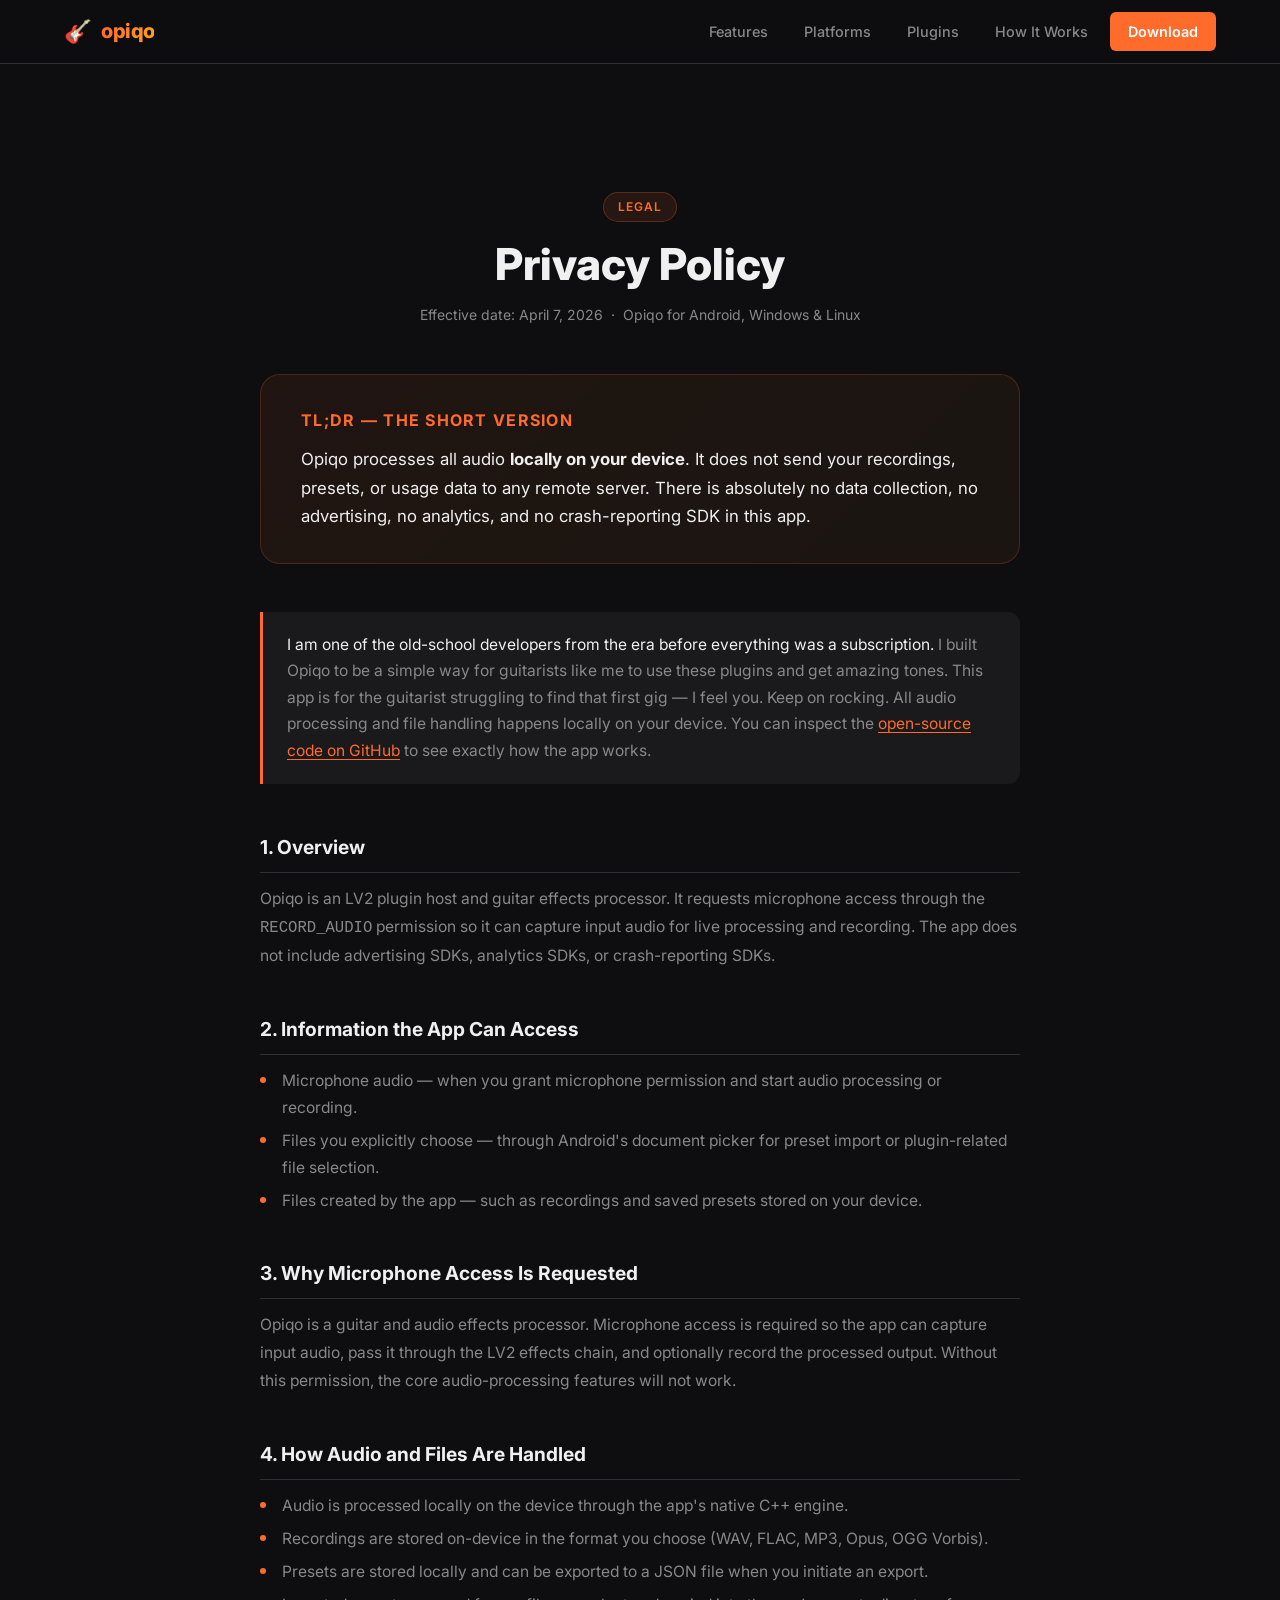
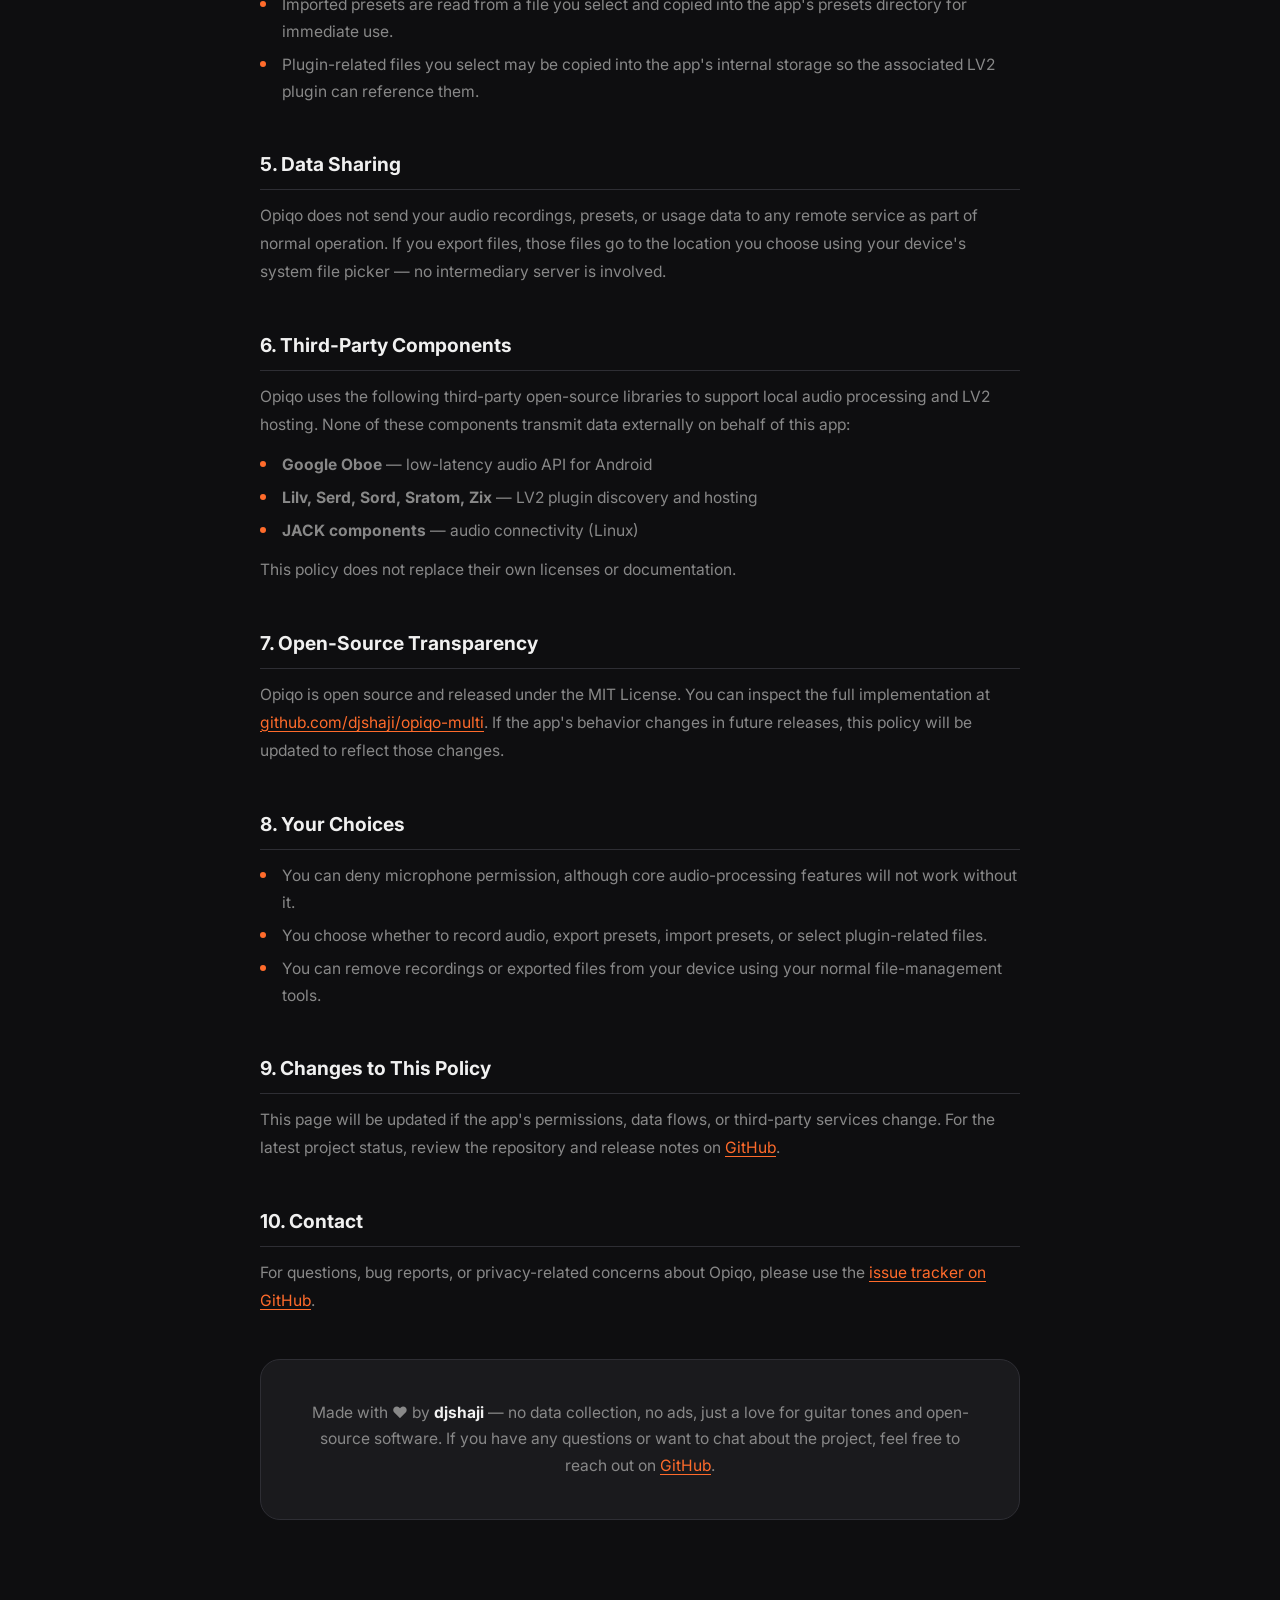
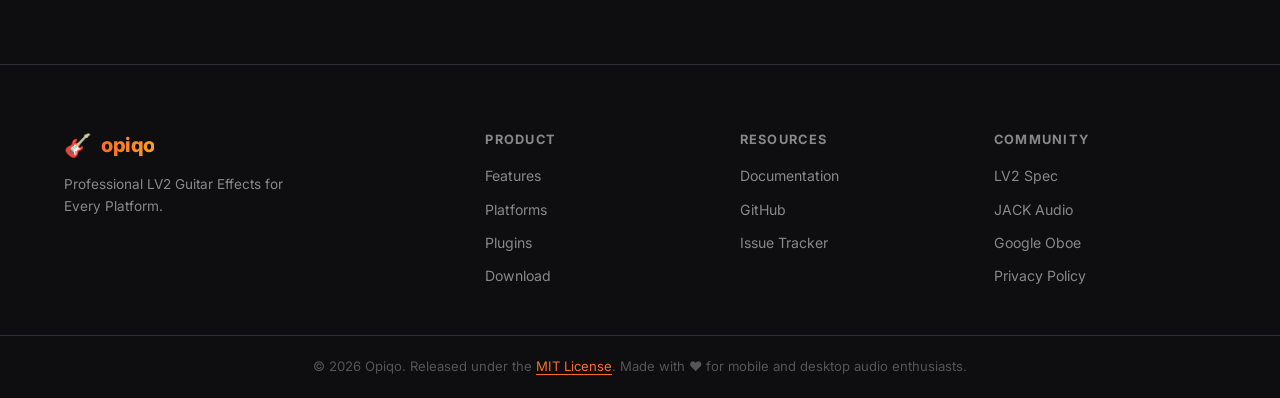
<file: privacy.html>
<!DOCTYPE html>
<html lang="en">
<head>
  <meta charset="UTF-8" />
  <meta name="viewport" content="width=device-width, initial-scale=1.0" />
  <meta name="description" content="Opiqo Privacy Policy — No data collection, no ads, no tracking. All audio processing happens locally on your device." />
  <title>Privacy Policy — Opiqo</title>
  <link rel="preconnect" href="https://fonts.googleapis.com" />
  <link rel="preconnect" href="https://fonts.gstatic.com" crossorigin />
  <link href="https://fonts.googleapis.com/css2?family=Inter:wght@400;500;600;700;800&display=swap" rel="stylesheet" />
  <link rel="stylesheet" href="css/style.css" />
  <style>
    .privacy-hero {
      padding: calc(var(--navbar-h) + 4rem) 0 3rem;
      text-align: center;
    }
    .privacy-hero__eyebrow {
      display: inline-block;
      font-size: .75rem;
      font-weight: 600;
      letter-spacing: .1em;
      text-transform: uppercase;
      color: var(--color-accent);
      background: rgba(255,107,43,.1);
      border: 1px solid rgba(255,107,43,.25);
      border-radius: 999px;
      padding: .25rem .85rem;
      margin-bottom: 1rem;
    }
    .privacy-hero__title {
      font-size: clamp(1.75rem, 4vw, 2.75rem);
      font-weight: 800;
      line-height: 1.2;
      margin-bottom: .75rem;
    }
    .privacy-hero__meta {
      font-size: .875rem;
      color: var(--color-muted);
    }

    .privacy-summary {
      background: linear-gradient(135deg, rgba(255,107,43,.08) 0%, rgba(255,159,28,.05) 100%);
      border: 1px solid rgba(255,107,43,.2);
      border-radius: var(--radius-lg);
      padding: 2rem 2.5rem;
      margin-bottom: 3rem;
    }
    .privacy-summary__title {
      font-size: 1rem;
      font-weight: 700;
      color: var(--color-accent);
      text-transform: uppercase;
      letter-spacing: .08em;
      margin-bottom: .75rem;
    }
    .privacy-summary__text {
      font-size: 1.05rem;
      line-height: 1.7;
      color: var(--color-text);
    }

    .privacy-note {
      background: var(--color-surface);
      border-left: 3px solid var(--color-accent);
      border-radius: 0 var(--radius-md) var(--radius-md) 0;
      padding: 1.25rem 1.5rem;
      margin-bottom: 3rem;
      font-size: .975rem;
      line-height: 1.7;
      color: var(--color-muted);
    }
    .privacy-note em {
      color: var(--color-text);
      font-style: normal;
    }

    .privacy-body {
      max-width: 760px;
      margin: 0 auto;
      padding-bottom: 5rem;
    }
    .policy-section {
      margin-bottom: 2.75rem;
    }
    .policy-section__title {
      font-size: 1.2rem;
      font-weight: 700;
      color: var(--color-text);
      margin-bottom: .75rem;
      padding-bottom: .5rem;
      border-bottom: 1px solid var(--color-border);
    }
    .policy-section__text {
      font-size: .975rem;
      line-height: 1.8;
      color: var(--color-muted);
      margin-bottom: .75rem;
    }
    .policy-list {
      list-style: none;
      padding: 0;
      margin: .5rem 0 0;
    }
    .policy-list li {
      position: relative;
      padding-left: 1.4rem;
      font-size: .975rem;
      line-height: 1.75;
      color: var(--color-muted);
      margin-bottom: .35rem;
    }
    .policy-list li::before {
      content: '';
      position: absolute;
      left: 0;
      top: .65em;
      width: 6px;
      height: 6px;
      border-radius: 50%;
      background: var(--color-accent);
    }
    .policy-link {
      color: var(--color-accent);
      text-decoration: underline;
      text-underline-offset: 3px;
    }
    .policy-link:hover {
      color: var(--color-accent2);
    }

    .privacy-footer-note {
      text-align: center;
      padding: 2.5rem;
      background: var(--color-surface);
      border: 1px solid var(--color-border);
      border-radius: var(--radius-lg);
      font-size: .975rem;
      color: var(--color-muted);
      line-height: 1.7;
      margin-bottom: 4rem;
    }
    .privacy-footer-note strong {
      color: var(--color-text);
    }
  </style>
</head>
<body>

  <!-- ===== NAVBAR ===== -->
  <header class="navbar" id="navbar">
    <div class="container navbar__inner">
      <a href="index.html" class="navbar__logo" aria-label="Opiqo home">
        <span class="logo-icon" aria-hidden="true">🎸</span>
        <span class="logo-text">opiqo</span>
      </a>
      <nav class="navbar__nav" id="navMenu" aria-label="Main navigation">
        <a href="index.html#features" class="nav-link">Features</a>
        <a href="index.html#platforms" class="nav-link">Platforms</a>
        <a href="index.html#plugins" class="nav-link">Plugins</a>
        <a href="index.html#how-it-works" class="nav-link">How It Works</a>
        <a href="index.html#download" class="nav-link nav-link--cta">Download</a>
      </nav>
      <button class="navbar__hamburger" id="hamburgerBtn" aria-label="Toggle navigation" aria-expanded="false" aria-controls="navMenu">
        <span></span><span></span><span></span>
      </button>
    </div>
  </header>

  <main>
    <div class="container">

      <!-- Hero -->
      <div class="privacy-hero">
        <span class="privacy-hero__eyebrow">Legal</span>
        <h1 class="privacy-hero__title">Privacy Policy</h1>
        <p class="privacy-hero__meta">Effective date: April 7, 2026 &nbsp;·&nbsp; Opiqo for Android, Windows &amp; Linux</p>
      </div>

      <div class="privacy-body">

        <!-- TL;DR summary -->
        <div class="privacy-summary">
          <p class="privacy-summary__title">TL;DR — The Short Version</p>
          <p class="privacy-summary__text">
            Opiqo processes all audio <strong>locally on your device</strong>. It does not send your
            recordings, presets, or usage data to any remote server. There is
            absolutely no data collection, no advertising, no analytics, and no
            crash-reporting SDK in this app.
          </p>
        </div>

        <!-- Personal note -->
        <div class="privacy-note">
          <em>I am one of the old-school developers from the era before everything was a subscription.</em>
          I built Opiqo to be a simple way for guitarists like me to use these plugins and get amazing tones.
          This app is for the guitarist struggling to find that first gig — I feel you. Keep on rocking.
          All audio processing and file handling happens locally on your device. You can inspect the
          <a class="policy-link" href="https://github.com/djshaji/opiqo-multi" target="_blank" rel="noopener noreferrer">open-source code on GitHub</a>
          to see exactly how the app works.
        </div>

        <!-- 1. Overview -->
        <div class="policy-section">
          <h2 class="policy-section__title">1. Overview</h2>
          <p class="policy-section__text">
            Opiqo is an LV2 plugin host and guitar effects processor. It requests microphone access
            through the <code>RECORD_AUDIO</code> permission so it can capture input audio for live
            processing and recording. The app does not include advertising SDKs, analytics SDKs, or
            crash-reporting SDKs.
          </p>
        </div>

        <!-- 2. Information the App Can Access -->
        <div class="policy-section">
          <h2 class="policy-section__title">2. Information the App Can Access</h2>
          <ul class="policy-list">
            <li>Microphone audio — when you grant microphone permission and start audio processing or recording.</li>
            <li>Files you explicitly choose — through Android's document picker for preset import or plugin-related file selection.</li>
            <li>Files created by the app — such as recordings and saved presets stored on your device.</li>
          </ul>
        </div>

        <!-- 3. Why Microphone Access Is Requested -->
        <div class="policy-section">
          <h2 class="policy-section__title">3. Why Microphone Access Is Requested</h2>
          <p class="policy-section__text">
            Opiqo is a guitar and audio effects processor. Microphone access is required so the app can
            capture input audio, pass it through the LV2 effects chain, and optionally record the
            processed output. Without this permission, the core audio-processing features will not work.
          </p>
        </div>

        <!-- 4. How Audio and Files Are Handled -->
        <div class="policy-section">
          <h2 class="policy-section__title">4. How Audio and Files Are Handled</h2>
          <ul class="policy-list">
            <li>Audio is processed locally on the device through the app's native C++ engine.</li>
            <li>Recordings are stored on-device in the format you choose (WAV, FLAC, MP3, Opus, OGG Vorbis).</li>
            <li>Presets are stored locally and can be exported to a JSON file when you initiate an export.</li>
            <li>Imported presets are read from a file you select and copied into the app's presets directory for immediate use.</li>
            <li>Plugin-related files you select may be copied into the app's internal storage so the associated LV2 plugin can reference them.</li>
          </ul>
        </div>

        <!-- 5. Data Sharing -->
        <div class="policy-section">
          <h2 class="policy-section__title">5. Data Sharing</h2>
          <p class="policy-section__text">
            Opiqo does not send your audio recordings, presets, or usage data to any remote service as
            part of normal operation. If you export files, those files go to the location you choose
            using your device's system file picker — no intermediary server is involved.
          </p>
        </div>

        <!-- 6. Third-Party Components -->
        <div class="policy-section">
          <h2 class="policy-section__title">6. Third-Party Components</h2>
          <p class="policy-section__text">
            Opiqo uses the following third-party open-source libraries to support local audio processing
            and LV2 hosting. None of these components transmit data externally on behalf of this app:
          </p>
          <ul class="policy-list">
            <li><strong>Google Oboe</strong> — low-latency audio API for Android</li>
            <li><strong>Lilv, Serd, Sord, Sratom, Zix</strong> — LV2 plugin discovery and hosting</li>
            <li><strong>JACK components</strong> — audio connectivity (Linux)</li>
          </ul>
          <p class="policy-section__text" style="margin-top:.75rem;">
            This policy does not replace their own licenses or documentation.
          </p>
        </div>

        <!-- 7. Open-Source Transparency -->
        <div class="policy-section">
          <h2 class="policy-section__title">7. Open-Source Transparency</h2>
          <p class="policy-section__text">
            Opiqo is open source and released under the MIT License. You can inspect the full
            implementation at
            <a class="policy-link" href="https://github.com/djshaji/opiqo-multi" target="_blank" rel="noopener noreferrer">github.com/djshaji/opiqo-multi</a>.
            If the app's behavior changes in future releases, this policy will be updated to reflect those changes.
          </p>
        </div>

        <!-- 8. Your Choices -->
        <div class="policy-section">
          <h2 class="policy-section__title">8. Your Choices</h2>
          <ul class="policy-list">
            <li>You can deny microphone permission, although core audio-processing features will not work without it.</li>
            <li>You choose whether to record audio, export presets, import presets, or select plugin-related files.</li>
            <li>You can remove recordings or exported files from your device using your normal file-management tools.</li>
          </ul>
        </div>

        <!-- 9. Changes to This Policy -->
        <div class="policy-section">
          <h2 class="policy-section__title">9. Changes to This Policy</h2>
          <p class="policy-section__text">
            This page will be updated if the app's permissions, data flows, or third-party services
            change. For the latest project status, review the repository and release notes on
            <a class="policy-link" href="https://github.com/djshaji/opiqo-multi" target="_blank" rel="noopener noreferrer">GitHub</a>.
          </p>
        </div>

        <!-- 10. Contact -->
        <div class="policy-section">
          <h2 class="policy-section__title">10. Contact</h2>
          <p class="policy-section__text">
            For questions, bug reports, or privacy-related concerns about Opiqo, please use the
            <a class="policy-link" href="https://github.com/djshaji/opiqo-multi/issues" target="_blank" rel="noopener noreferrer">issue tracker on GitHub</a>.
          </p>
        </div>

        <!-- Closing note -->
        <div class="privacy-footer-note">
          Made with ❤️ by <strong>djshaji</strong> — no data collection, no ads, just a love for guitar
          tones and open-source software. If you have any questions or want to chat about the project,
          feel free to reach out on
          <a class="policy-link" href="https://github.com/djshaji" target="_blank" rel="noopener noreferrer">GitHub</a>.
        </div>

      </div><!-- /privacy-body -->
    </div><!-- /container -->
  </main>

  <!-- ===== FOOTER ===== -->
  <footer class="footer">
    <div class="container footer__inner">
      <div class="footer__brand">
        <a href="index.html" class="navbar__logo" aria-label="Opiqo home">
          <span class="logo-icon" aria-hidden="true">🎸</span>
          <span class="logo-text">opiqo</span>
        </a>
        <p class="footer__tagline">Professional LV2 Guitar Effects for Every Platform.</p>
      </div>
      <nav class="footer__nav" aria-label="Footer navigation">
        <div class="footer__col">
          <h4 class="footer__col-title">Product</h4>
          <a href="index.html#features" class="footer__link">Features</a>
          <a href="index.html#platforms" class="footer__link">Platforms</a>
          <a href="index.html#plugins" class="footer__link">Plugins</a>
          <a href="index.html#download" class="footer__link">Download</a>
        </div>
        <div class="footer__col">
          <h4 class="footer__col-title">Resources</h4>
          <a href="index.html#download" class="footer__link">Documentation</a>
          <a href="https://github.com/djshaji/opiqo-multi" class="footer__link" target="_blank" rel="noopener noreferrer">GitHub</a>
          <a href="https://github.com/djshaji/opiqo-multi/issues" class="footer__link" target="_blank" rel="noopener noreferrer">Issue Tracker</a>
        </div>
        <div class="footer__col">
          <h4 class="footer__col-title">Community</h4>
          <a href="https://lv2plug.in/" class="footer__link" target="_blank" rel="noopener noreferrer">LV2 Spec</a>
          <a href="https://jackaudio.org/" class="footer__link" target="_blank" rel="noopener noreferrer">JACK Audio</a>
          <a href="https://github.com/google/oboe" class="footer__link" target="_blank" rel="noopener noreferrer">Google Oboe</a>
          <a href="privacy.html" class="footer__link">Privacy Policy</a>
        </div>
      </nav>
    </div>
    <div class="footer__bottom">
      <div class="container">
        <p>© 2026 Opiqo. Released under the <a href="https://github.com/djshaji/opiqo-multi/blob/main/LICENSE" class="link" target="_blank" rel="noopener noreferrer">MIT License</a>. Made with ♥ for mobile and desktop audio enthusiasts.</p>
      </div>
    </div>
  </footer>

  <script src="js/main.js"></script>
</body>
</html>
</file>
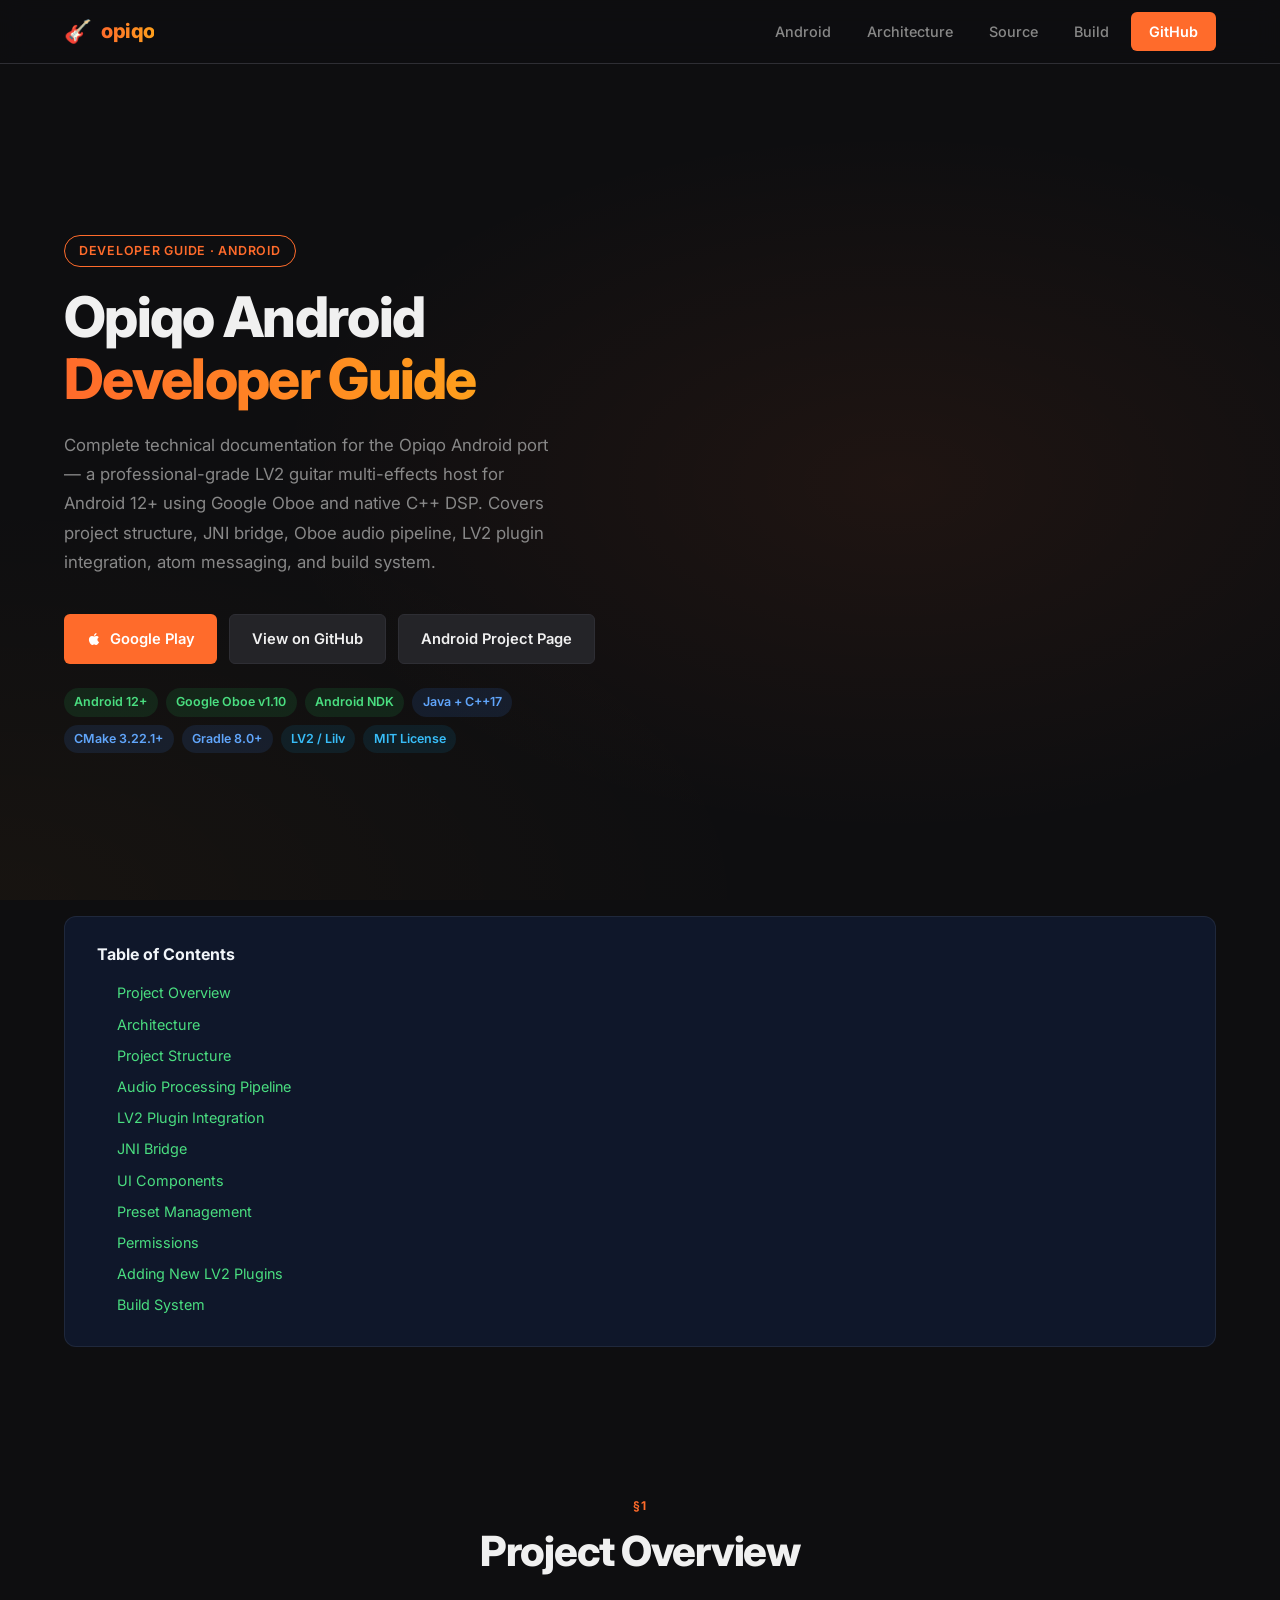
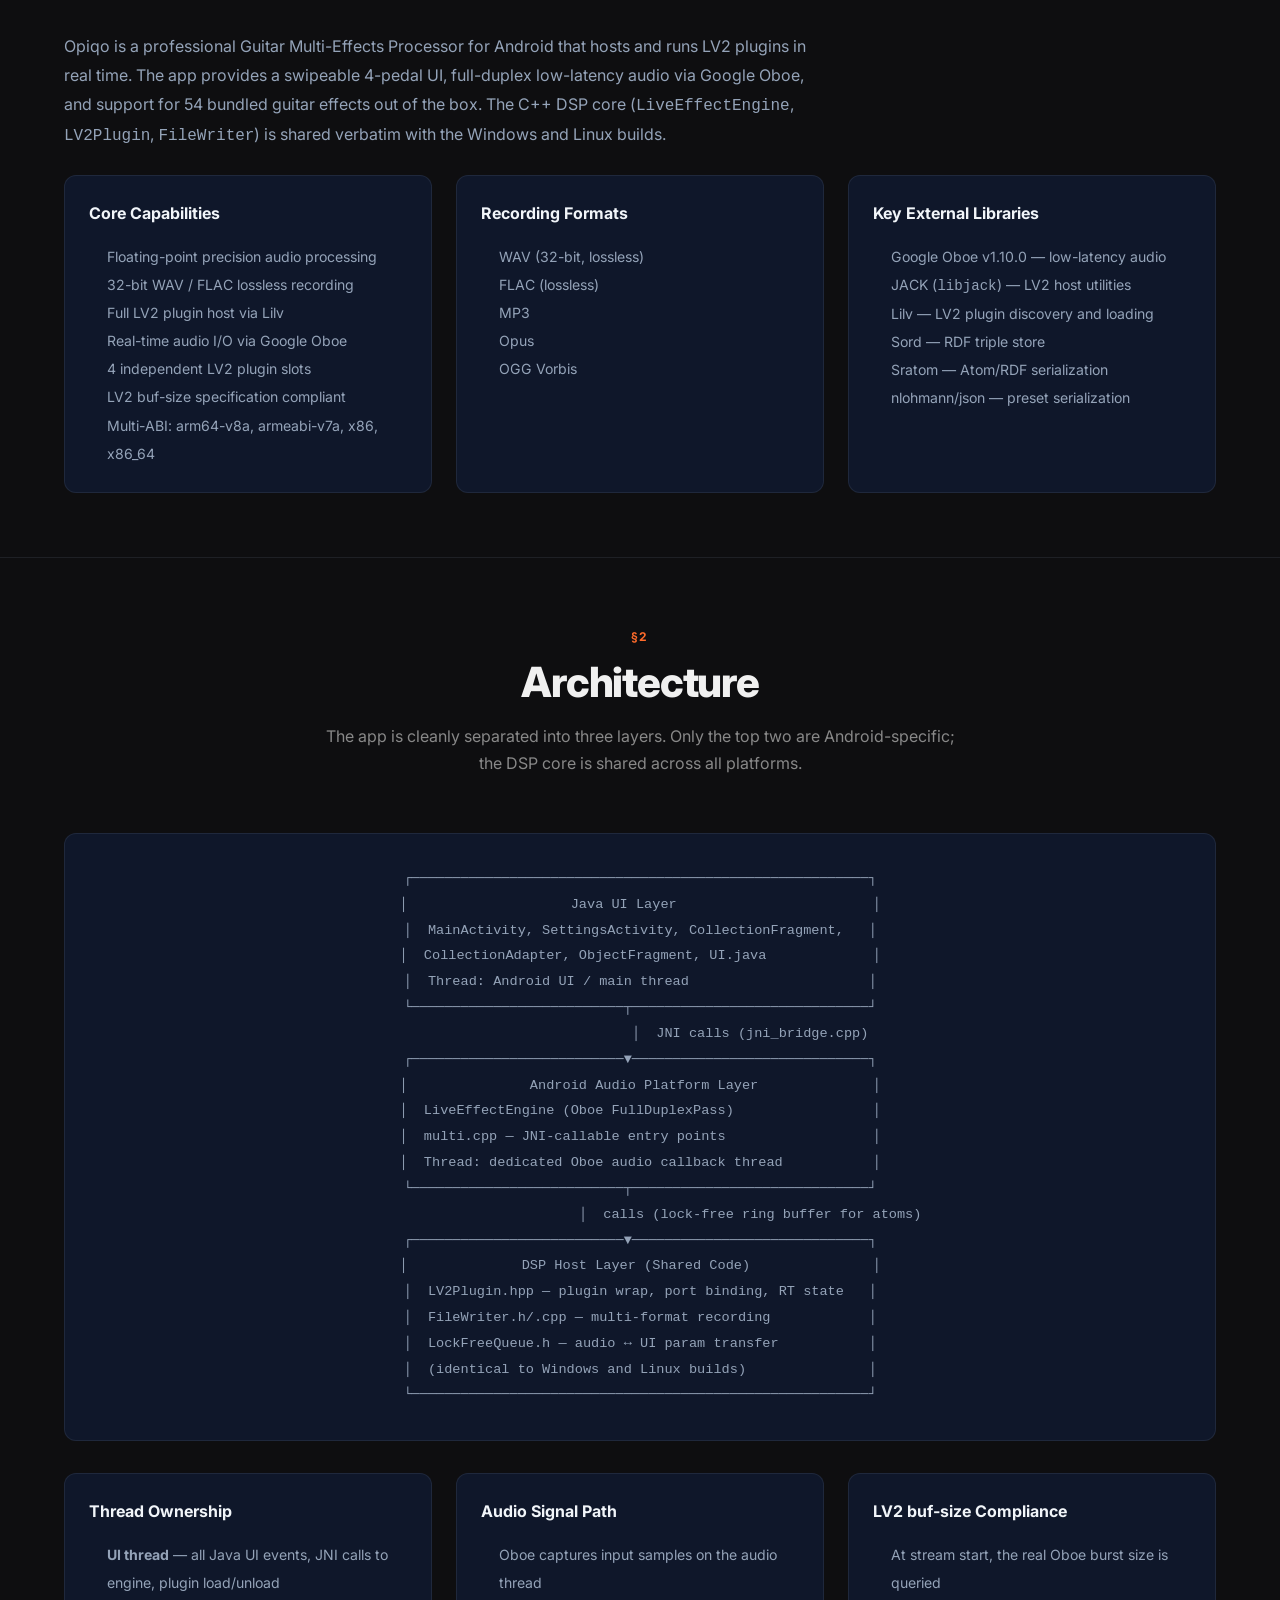
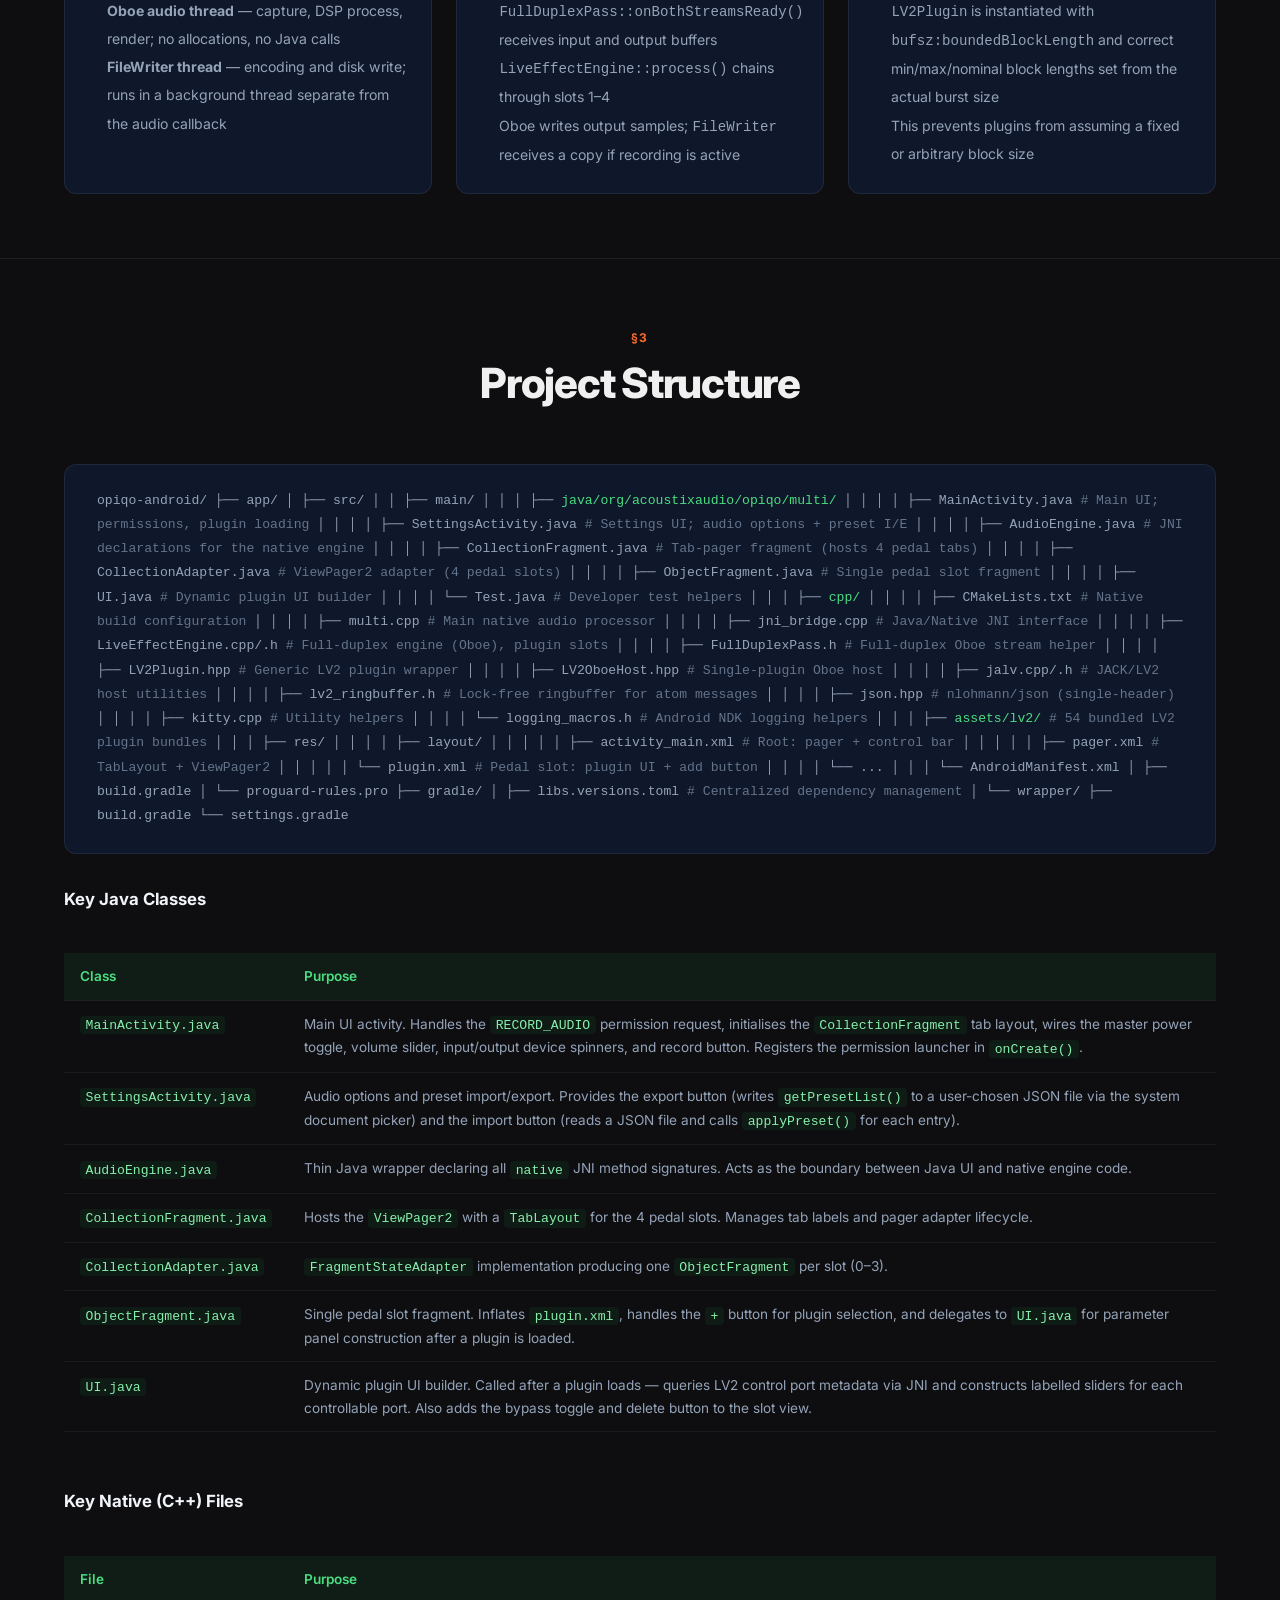
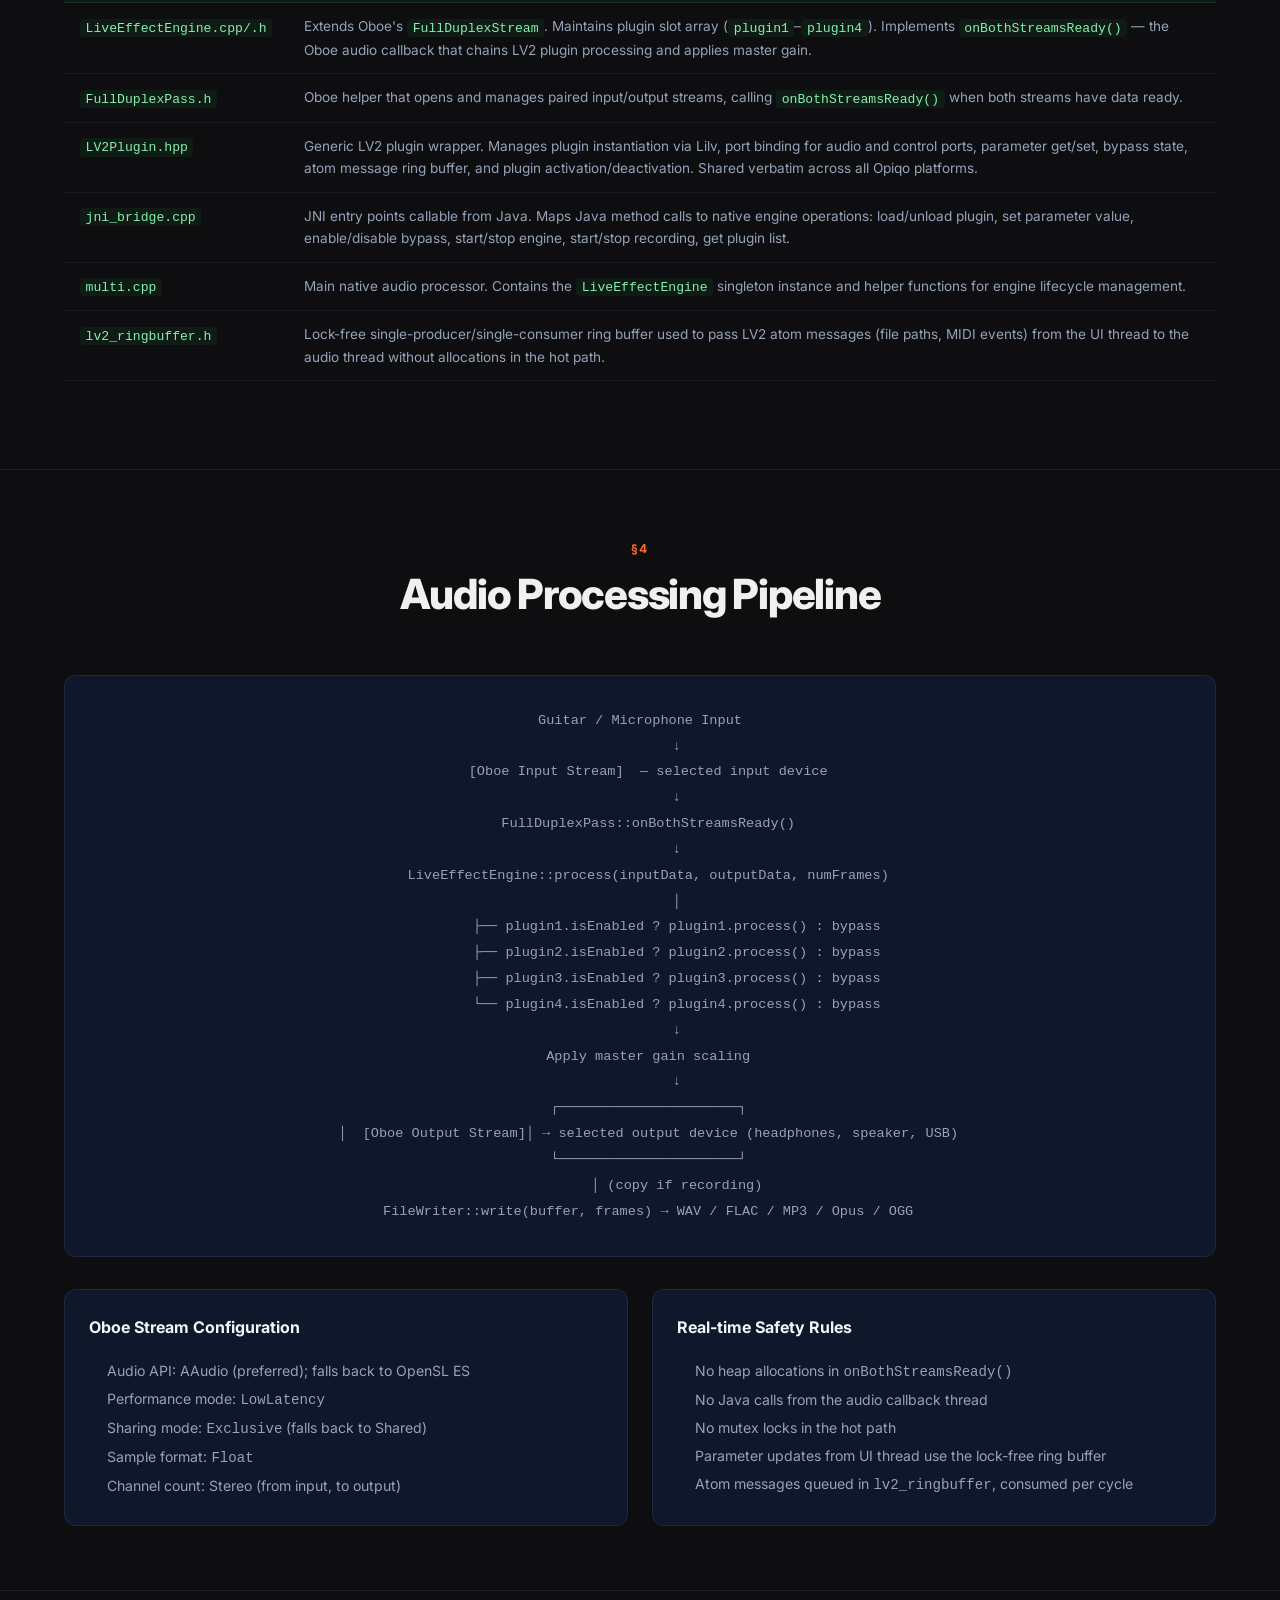
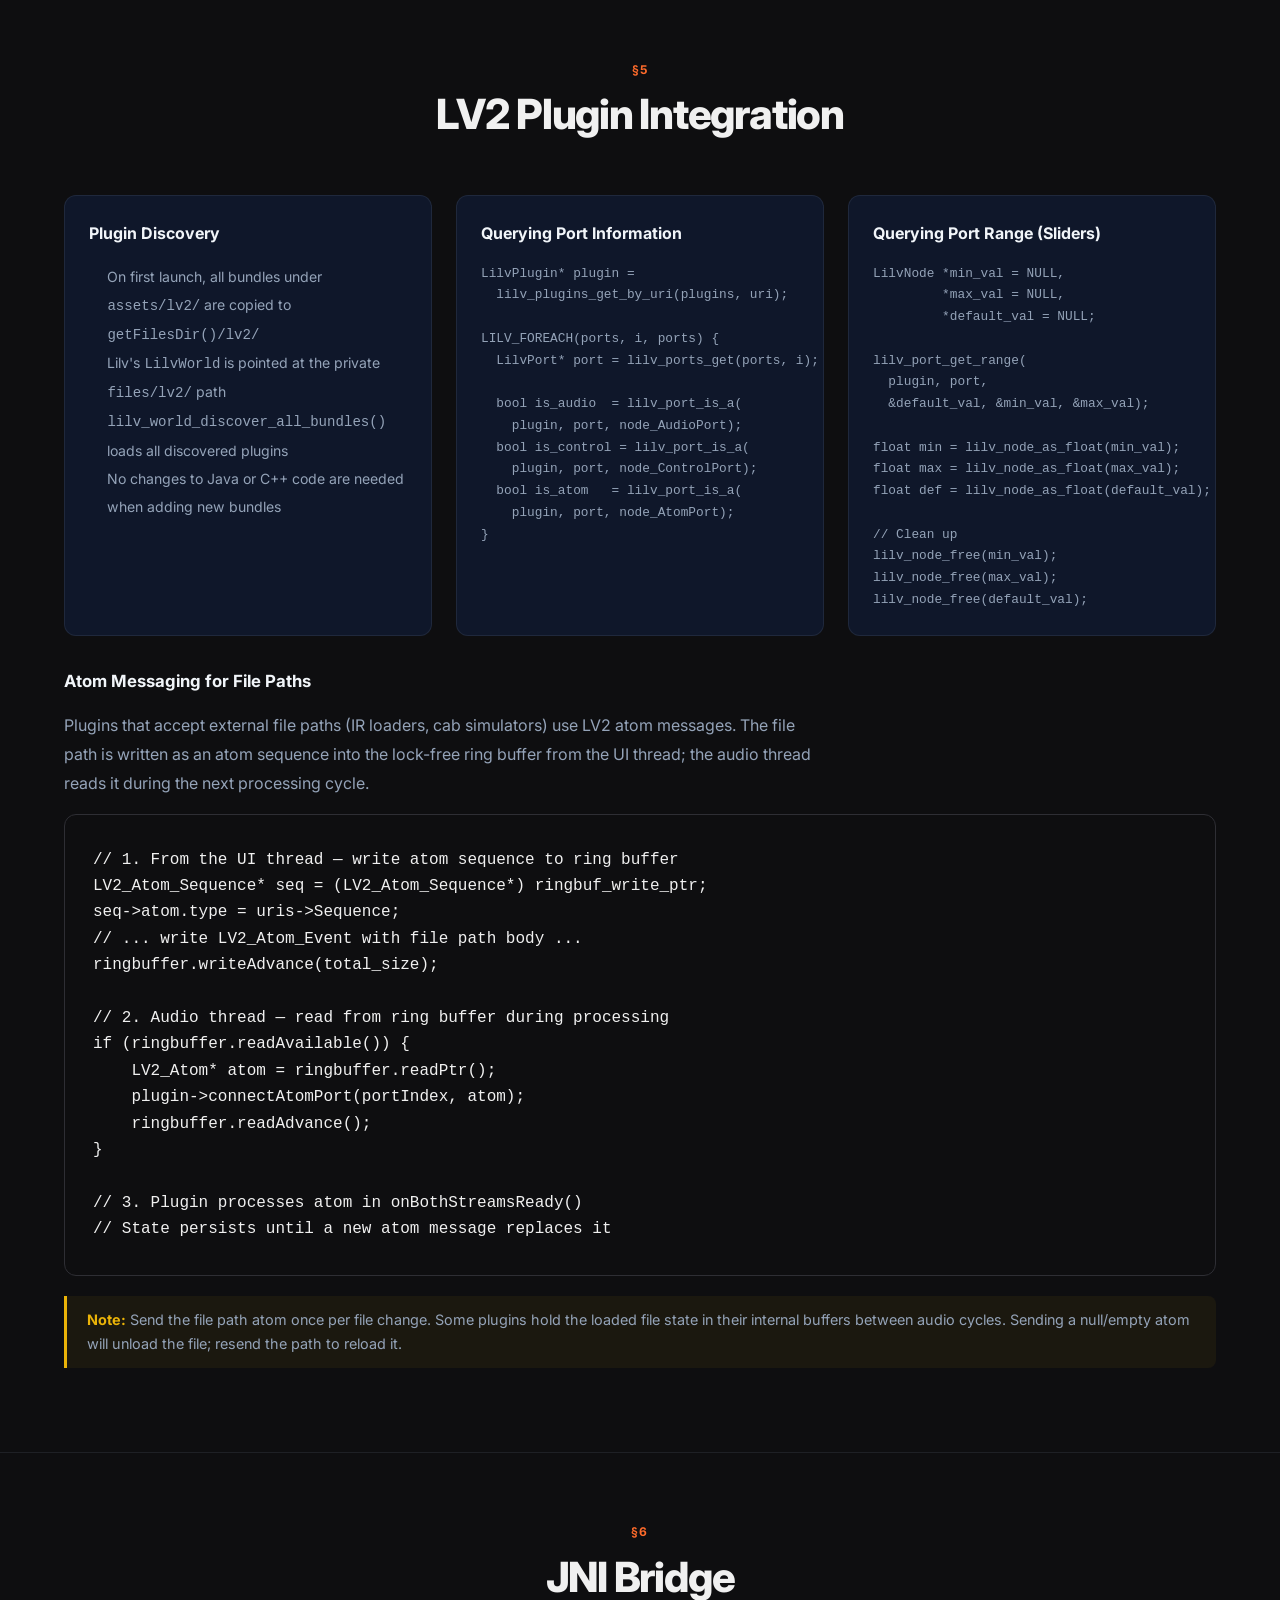
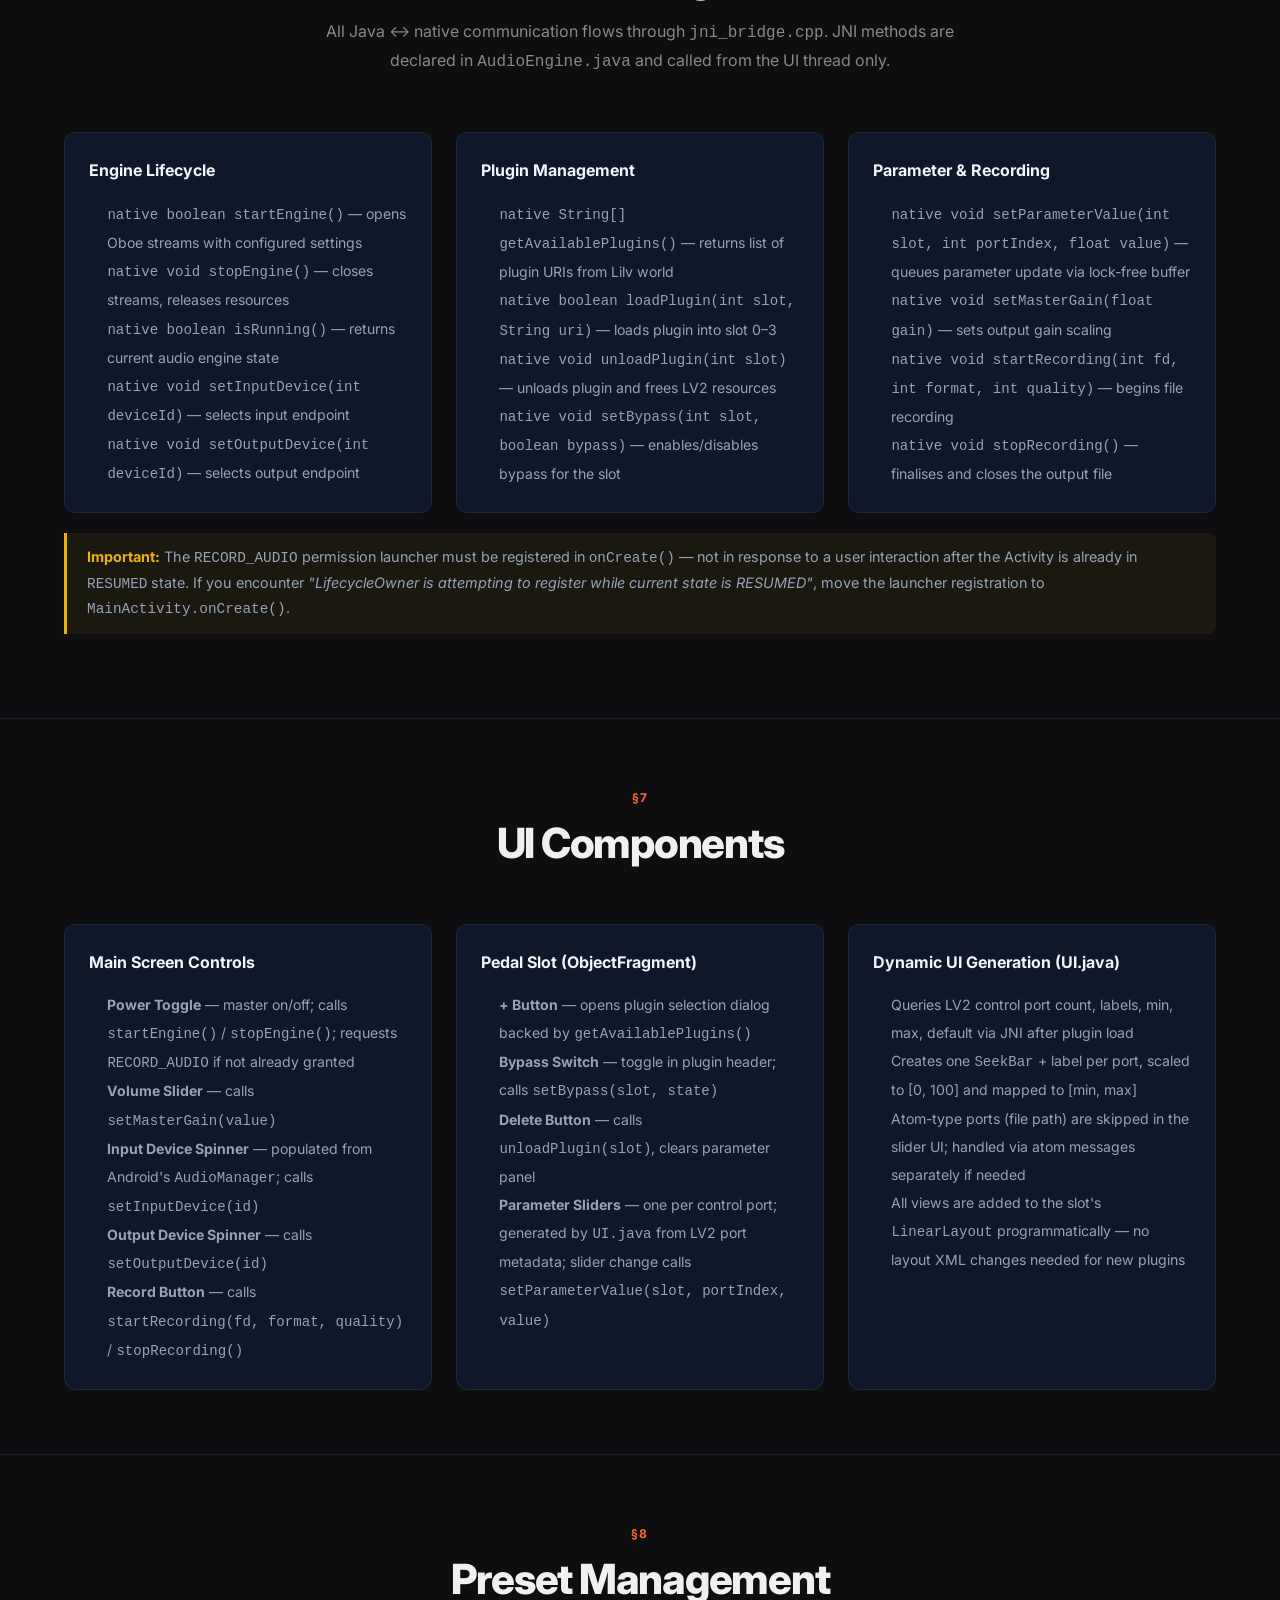
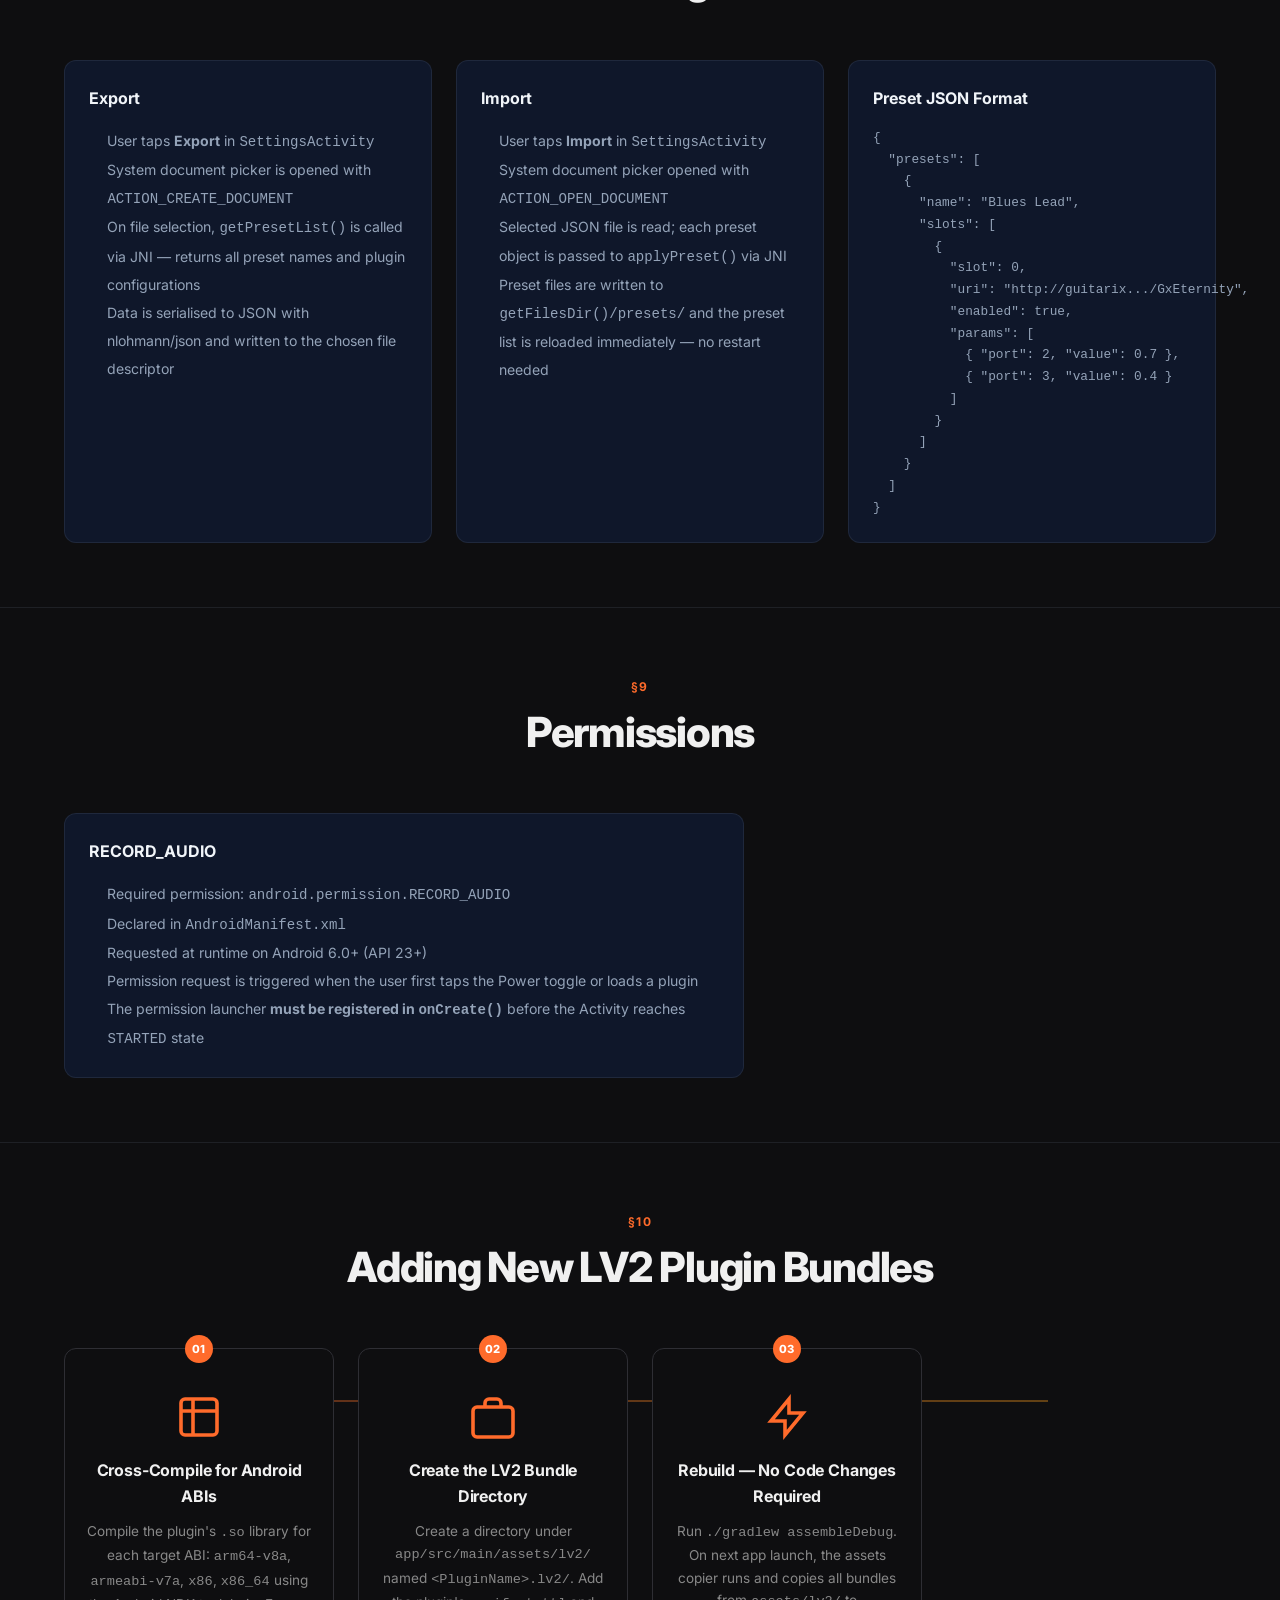
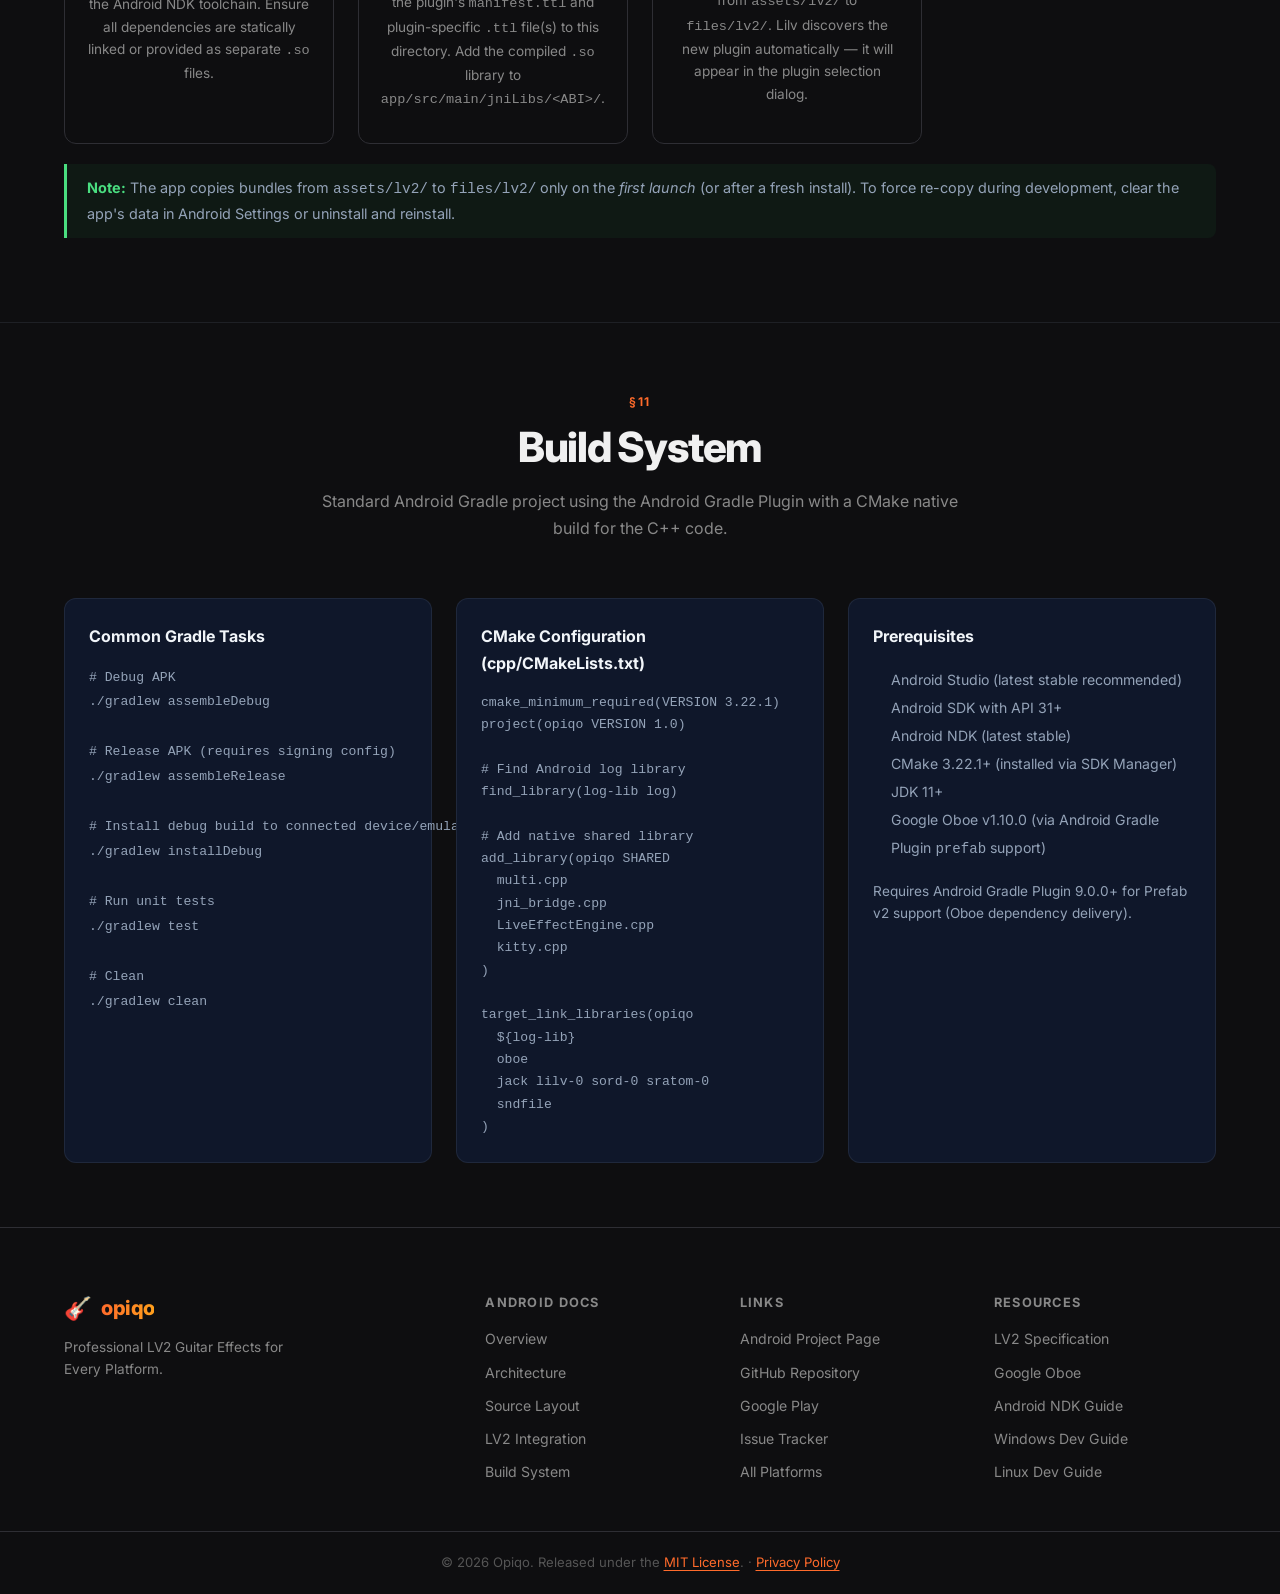
<file: android/developer.html>
<!DOCTYPE html>
<html lang="en">
<head>
  <meta charset="UTF-8" />
  <meta name="viewport" content="width=device-width, initial-scale=1.0" />
  <meta name="description" content="Opiqo Android Developer Guide — Architecture, project structure, JNI bridge, LV2 plugin integration, build instructions, Oboe audio pipeline, and UI components." />
  <meta property="og:title" content="Opiqo Android Developer Guide" />
  <meta property="og:description" content="Complete developer documentation for the Opiqo Android implementation. Architecture, source layout, JNI bridge, LV2 integration, Oboe audio, and build instructions." />
  <meta property="og:type" content="website" />
  <title>Opiqo Android — Developer Guide</title>
  <link rel="preconnect" href="https://fonts.googleapis.com" />
  <link rel="preconnect" href="https://fonts.gstatic.com" crossorigin />
  <link href="https://fonts.googleapis.com/css2?family=Inter:wght@400;500;600;700;800&display=swap" rel="stylesheet" />
  <link rel="stylesheet" href="../css/style.css" />
  <style>
    .dev-section { padding: 4rem 0; }
    .dev-section + .dev-section { border-top: 1px solid rgba(148,163,184,.12); }
    .arch-diagram { background: var(--card-bg, #0f172a); border: 1px solid rgba(148,163,184,.12); border-radius: 12px; padding: 2rem; text-align: center; font-family: 'JetBrains Mono', 'Fira Code', 'Courier New', monospace; font-size: .85rem; line-height: 1.9; color: var(--text-secondary, #94a3b8); white-space: pre; overflow-x: auto; }
    .file-table { width: 100%; border-collapse: collapse; margin: 1.5rem 0; }
    .file-table th { text-align: left; padding: .75rem 1rem; background: rgba(34,197,94,.08); color: #4ade80; font-size: .85rem; font-weight: 600; border-bottom: 1px solid rgba(148,163,184,.12); }
    .file-table td { padding: .75rem 1rem; border-bottom: 1px solid rgba(148,163,184,.08); color: var(--text-secondary, #94a3b8); font-size: .85rem; vertical-align: top; }
    .file-table td code { font-size: .82rem; background: rgba(34,197,94,.07); padding: .1rem .35rem; border-radius: 4px; color: #86efac; }
    .dev-grid { display: grid; grid-template-columns: repeat(auto-fit, minmax(280px, 1fr)); gap: 1.5rem; }
    .req-card { background: var(--card-bg, #0f172a); border: 1px solid rgba(148,163,184,.12); border-radius: 12px; padding: 1.5rem; }
    .req-card h3 { color: var(--text-primary, #f1f5f9); font-size: 1rem; font-weight: 700; margin: 0 0 1rem; }
    .req-card ul { margin: 0; padding-left: 1.15rem; color: var(--text-secondary, #94a3b8); font-size: .88rem; line-height: 2; }
    .badge-row { display: flex; flex-wrap: wrap; gap: .5rem; margin-bottom: 1.5rem; }
    .badge { display: inline-block; padding: .25rem .65rem; border-radius: 20px; font-size: .78rem; font-weight: 600; }
    .badge--green { background: rgba(34,197,94,.12); color: #4ade80; }
    .badge--blue { background: rgba(59,130,246,.12); color: #60a5fa; }
    .badge--sky { background: rgba(14,165,233,.1); color: #38bdf8; }
    .toc { background: var(--card-bg, #0f172a); border: 1px solid rgba(148,163,184,.12); border-radius: 12px; padding: 1.5rem 2rem; margin-bottom: 3rem; }
    .toc h2 { font-size: 1rem; font-weight: 700; color: var(--text-primary, #f1f5f9); margin: 0 0 .75rem; }
    .toc ol { margin: 0; padding-left: 1.25rem; }
    .toc li { margin: .3rem 0; }
    .toc a { color: #4ade80; text-decoration: none; font-size: .9rem; }
    .toc a:hover { text-decoration: underline; }
    .tree { font-family: 'JetBrains Mono', 'Fira Code', 'Courier New', monospace; font-size: .82rem; line-height: 1.85; color: var(--text-secondary, #94a3b8); background: var(--card-bg, #0f172a); border: 1px solid rgba(148,163,184,.12); border-radius: 12px; padding: 1.5rem 2rem; overflow-x: auto; }
    .tree .hl { color: #4ade80; }
    .note { background: rgba(34,197,94,.06); border-left: 3px solid #4ade80; border-radius: 0 8px 8px 0; padding: .75rem 1.25rem; margin: 1.25rem 0; color: var(--text-secondary, #94a3b8); font-size: .9rem; line-height: 1.7; }
    .note strong { color: #4ade80; }
    .warn { background: rgba(234,179,8,.06); border-left: 3px solid #eab308; border-radius: 0 8px 8px 0; padding: .75rem 1.25rem; margin: 1.25rem 0; color: var(--text-secondary, #94a3b8); font-size: .9rem; line-height: 1.7; }
    .warn strong { color: #eab308; }
  </style>
</head>
<body>

  <!-- ===== NAVBAR ===== -->
  <header class="navbar" id="navbar">
    <div class="container navbar__inner">
      <a href="../index.html" class="navbar__logo" aria-label="Opiqo home">
        <span class="logo-icon" aria-hidden="true">🎸</span>
        <span class="logo-text">opiqo</span>
      </a>
      <nav class="navbar__nav" id="navMenu" aria-label="Main navigation">
        <a href="index.html" class="nav-link">Android</a>
        <a href="#architecture" class="nav-link">Architecture</a>
        <a href="#source-layout" class="nav-link">Source</a>
        <a href="#build" class="nav-link">Build</a>
        <a href="https://github.com/djshaji/opiqo-android" class="nav-link nav-link--cta" target="_blank" rel="noopener noreferrer">GitHub</a>
      </nav>
      <button class="navbar__hamburger" id="hamburgerBtn" aria-label="Toggle navigation" aria-expanded="false" aria-controls="navMenu">
        <span></span><span></span><span></span>
      </button>
    </div>
  </header>

  <main>

    <!-- ===== HERO ===== -->
    <section class="hero" id="hero" style="padding-bottom: 2rem;">
      <div class="container hero__inner">
        <div class="hero__text">
          <span class="hero__badge">Developer Guide · Android</span>
          <h1 class="hero__title">Opiqo Android<br /><span class="gradient-text">Developer Guide</span></h1>
          <p class="hero__sub">Complete technical documentation for the Opiqo Android port — a professional-grade LV2 guitar multi-effects host for Android 12+ using Google Oboe and native C++ DSP. Covers project structure, JNI bridge, Oboe audio pipeline, LV2 plugin integration, atom messaging, and build system.</p>
          <div class="hero__ctas">
            <a href="https://play.google.com/store/apps/details?id=org.acoustixaudio.opiqo.multi" class="btn btn--primary" target="_blank" rel="noopener noreferrer">
              <svg class="btn__icon" aria-hidden="true" viewBox="0 0 24 24" fill="currentColor"><path d="M17.05 20.28c-.98.95-2.05.8-3.08.35-1.09-.46-2.09-.48-3.24 0-1.44.62-2.2.44-3.06-.35C2.79 15.25 3.51 7.7 9.05 7.4c1.38.07 2.33.74 3.13.8 1.19-.24 2.33-.93 3.6-.84 1.53.12 2.68.72 3.44 1.84-3.13 1.87-2.38 5.98.48 7.13-.57 1.39-1.32 2.76-2.65 3.95zM12.03 7.25c-.15-2.23 1.66-4.07 3.74-4.25.29 2.58-2.34 4.5-3.74 4.25z"/></svg>
              Google Play
            </a>
            <a href="https://github.com/djshaji/opiqo-android" class="btn btn--secondary" target="_blank" rel="noopener noreferrer">View on GitHub</a>
            <a href="index.html" class="btn btn--secondary">Android Project Page</a>
          </div>
          <div class="badge-row" style="margin-top: 1.5rem;">
            <span class="badge badge--green">Android 12+</span>
            <span class="badge badge--green">Google Oboe v1.10</span>
            <span class="badge badge--green">Android NDK</span>
            <span class="badge badge--blue">Java + C++17</span>
            <span class="badge badge--blue">CMake 3.22.1+</span>
            <span class="badge badge--blue">Gradle 8.0+</span>
            <span class="badge badge--sky">LV2 / Lilv</span>
            <span class="badge badge--sky">MIT License</span>
          </div>
        </div>
      </div>
    </section>

    <!-- ===== TABLE OF CONTENTS ===== -->
    <section style="padding: 1rem 0 2rem;">
      <div class="container">
        <div class="toc">
          <h2>Table of Contents</h2>
          <ol>
            <li><a href="#overview">Project Overview</a></li>
            <li><a href="#architecture">Architecture</a></li>
            <li><a href="#source-layout">Project Structure</a></li>
            <li><a href="#audio-pipeline">Audio Processing Pipeline</a></li>
            <li><a href="#lv2">LV2 Plugin Integration</a></li>
            <li><a href="#jni">JNI Bridge</a></li>
            <li><a href="#ui">UI Components</a></li>
            <li><a href="#presets">Preset Management</a></li>
            <li><a href="#permissions">Permissions</a></li>
            <li><a href="#adding-plugins">Adding New LV2 Plugins</a></li>
            <li><a href="#build">Build System</a></li>
          </ol>
        </div>
      </div>
    </section>

    <!-- ===== OVERVIEW ===== -->
    <section class="dev-section" id="overview">
      <div class="container">
        <div class="section__header reveal">
          <span class="section__eyebrow">§1</span>
          <h2 class="section__title">Project Overview</h2>
        </div>
        <p style="color: var(--text-secondary, #94a3b8); max-width: 760px; line-height: 1.8;">
          Opiqo is a professional Guitar Multi-Effects Processor for Android that hosts and runs LV2 plugins in real time. The app provides a swipeable 4-pedal UI, full-duplex low-latency audio via Google Oboe, and support for 54 bundled guitar effects out of the box. The C++ DSP core (<code>LiveEffectEngine</code>, <code>LV2Plugin</code>, <code>FileWriter</code>) is shared verbatim with the Windows and Linux builds.
        </p>
        <div class="dev-grid reveal" style="margin-top: 1.5rem;">
          <div class="req-card">
            <h3>Core Capabilities</h3>
            <ul>
              <li>Floating-point precision audio processing</li>
              <li>32-bit WAV / FLAC lossless recording</li>
              <li>Full LV2 plugin host via Lilv</li>
              <li>Real-time audio I/O via Google Oboe</li>
              <li>4 independent LV2 plugin slots</li>
              <li>LV2 buf-size specification compliant</li>
              <li>Multi-ABI: arm64-v8a, armeabi-v7a, x86, x86_64</li>
            </ul>
          </div>
          <div class="req-card">
            <h3>Recording Formats</h3>
            <ul>
              <li>WAV (32-bit, lossless)</li>
              <li>FLAC (lossless)</li>
              <li>MP3</li>
              <li>Opus</li>
              <li>OGG Vorbis</li>
            </ul>
          </div>
          <div class="req-card">
            <h3>Key External Libraries</h3>
            <ul>
              <li>Google Oboe v1.10.0 — low-latency audio</li>
              <li>JACK (<code>libjack</code>) — LV2 host utilities</li>
              <li>Lilv — LV2 plugin discovery and loading</li>
              <li>Sord — RDF triple store</li>
              <li>Sratom — Atom/RDF serialization</li>
              <li>nlohmann/json — preset serialization</li>
            </ul>
          </div>
        </div>
      </div>
    </section>

    <!-- ===== ARCHITECTURE ===== -->
    <section class="dev-section" id="architecture">
      <div class="container">
        <div class="section__header reveal">
          <span class="section__eyebrow">§2</span>
          <h2 class="section__title">Architecture</h2>
          <p class="section__desc">The app is cleanly separated into three layers. Only the top two are Android-specific; the DSP core is shared across all platforms.</p>
        </div>

        <div class="arch-diagram reveal">┌────────────────────────────────────────────────────────┐
│                    Java UI Layer                        │
│  MainActivity, SettingsActivity, CollectionFragment,   │
│  CollectionAdapter, ObjectFragment, UI.java             │
│  Thread: Android UI / main thread                      │
└──────────────────────────┬─────────────────────────────┘
                           │  JNI calls (jni_bridge.cpp)
┌──────────────────────────▼─────────────────────────────┐
│               Android Audio Platform Layer              │
│  LiveEffectEngine (Oboe FullDuplexPass)                 │
│  multi.cpp — JNI-callable entry points                  │
│  Thread: dedicated Oboe audio callback thread           │
└──────────────────────────┬─────────────────────────────┘
                           │  calls (lock-free ring buffer for atoms)
┌──────────────────────────▼─────────────────────────────┐
│              DSP Host Layer (Shared Code)               │
│  LV2Plugin.hpp — plugin wrap, port binding, RT state   │
│  FileWriter.h/.cpp — multi-format recording            │
│  LockFreeQueue.h — audio ↔ UI param transfer           │
│  (identical to Windows and Linux builds)               │
└────────────────────────────────────────────────────────┘</div>

        <div class="dev-grid reveal" style="margin-top: 2rem;">
          <div class="req-card">
            <h3>Thread Ownership</h3>
            <ul>
              <li><strong>UI thread</strong> — all Java UI events, JNI calls to engine, plugin load/unload</li>
              <li><strong>Oboe audio thread</strong> — capture, DSP process, render; no allocations, no Java calls</li>
              <li><strong>FileWriter thread</strong> — encoding and disk write; runs in a background thread separate from the audio callback</li>
            </ul>
          </div>
          <div class="req-card">
            <h3>Audio Signal Path</h3>
            <ul>
              <li>Oboe captures input samples on the audio thread</li>
              <li><code>FullDuplexPass::onBothStreamsReady()</code> receives input and output buffers</li>
              <li><code>LiveEffectEngine::process()</code> chains through slots 1–4</li>
              <li>Oboe writes output samples; <code>FileWriter</code> receives a copy if recording is active</li>
            </ul>
          </div>
          <div class="req-card">
            <h3>LV2 buf-size Compliance</h3>
            <ul>
              <li>At stream start, the real Oboe burst size is queried</li>
              <li><code>LV2Plugin</code> is instantiated with <code>bufsz:boundedBlockLength</code> and correct min/max/nominal block lengths set from the actual burst size</li>
              <li>This prevents plugins from assuming a fixed or arbitrary block size</li>
            </ul>
          </div>
        </div>
      </div>
    </section>

    <!-- ===== SOURCE LAYOUT ===== -->
    <section class="dev-section" id="source-layout">
      <div class="container">
        <div class="section__header reveal">
          <span class="section__eyebrow">§3</span>
          <h2 class="section__title">Project Structure</h2>
        </div>

        <div class="tree reveal">opiqo-android/
├── app/
│   ├── src/
│   │   ├── main/
│   │   │   ├── <span class="hl">java/org/acoustixaudio/opiqo/multi/</span>
│   │   │   │   ├── MainActivity.java          <span style="color:#64748b;"># Main UI; permissions, plugin loading</span>
│   │   │   │   ├── SettingsActivity.java      <span style="color:#64748b;"># Settings UI; audio options + preset I/E</span>
│   │   │   │   ├── AudioEngine.java           <span style="color:#64748b;"># JNI declarations for the native engine</span>
│   │   │   │   ├── CollectionFragment.java    <span style="color:#64748b;"># Tab-pager fragment (hosts 4 pedal tabs)</span>
│   │   │   │   ├── CollectionAdapter.java     <span style="color:#64748b;"># ViewPager2 adapter (4 pedal slots)</span>
│   │   │   │   ├── ObjectFragment.java        <span style="color:#64748b;"># Single pedal slot fragment</span>
│   │   │   │   ├── UI.java                    <span style="color:#64748b;"># Dynamic plugin UI builder</span>
│   │   │   │   └── Test.java                  <span style="color:#64748b;"># Developer test helpers</span>
│   │   │   ├── <span class="hl">cpp/</span>
│   │   │   │   ├── CMakeLists.txt             <span style="color:#64748b;"># Native build configuration</span>
│   │   │   │   ├── multi.cpp                  <span style="color:#64748b;"># Main native audio processor</span>
│   │   │   │   ├── jni_bridge.cpp             <span style="color:#64748b;"># Java/Native JNI interface</span>
│   │   │   │   ├── LiveEffectEngine.cpp/.h    <span style="color:#64748b;"># Full-duplex engine (Oboe), plugin slots</span>
│   │   │   │   ├── FullDuplexPass.h           <span style="color:#64748b;"># Full-duplex Oboe stream helper</span>
│   │   │   │   ├── LV2Plugin.hpp              <span style="color:#64748b;"># Generic LV2 plugin wrapper</span>
│   │   │   │   ├── LV2OboeHost.hpp            <span style="color:#64748b;"># Single-plugin Oboe host</span>
│   │   │   │   ├── jalv.cpp/.h                <span style="color:#64748b;"># JACK/LV2 host utilities</span>
│   │   │   │   ├── lv2_ringbuffer.h           <span style="color:#64748b;"># Lock-free ringbuffer for atom messages</span>
│   │   │   │   ├── json.hpp                   <span style="color:#64748b;"># nlohmann/json (single-header)</span>
│   │   │   │   ├── kitty.cpp                  <span style="color:#64748b;"># Utility helpers</span>
│   │   │   │   └── logging_macros.h           <span style="color:#64748b;"># Android NDK logging helpers</span>
│   │   │   ├── <span class="hl">assets/lv2/</span>                    <span style="color:#64748b;"># 54 bundled LV2 plugin bundles</span>
│   │   │   ├── res/
│   │   │   │   ├── layout/
│   │   │   │   │   ├── activity_main.xml      <span style="color:#64748b;"># Root: pager + control bar</span>
│   │   │   │   │   ├── pager.xml              <span style="color:#64748b;"># TabLayout + ViewPager2</span>
│   │   │   │   │   └── plugin.xml             <span style="color:#64748b;"># Pedal slot: plugin UI + add button</span>
│   │   │   │   └── ...
│   │   │   └── AndroidManifest.xml
│   ├── build.gradle
│   └── proguard-rules.pro
├── gradle/
│   ├── libs.versions.toml                     <span style="color:#64748b;"># Centralized dependency management</span>
│   └── wrapper/
├── build.gradle
└── settings.gradle</div>

        <h3 style="color: var(--text-primary, #f1f5f9); margin: 2rem 0 1rem; font-size: 1.05rem;">Key Java Classes</h3>
        <div style="overflow-x: auto;">
          <table class="file-table reveal">
            <thead>
              <tr><th>Class</th><th>Purpose</th></tr>
            </thead>
            <tbody>
              <tr><td><code>MainActivity.java</code></td><td>Main UI activity. Handles the <code>RECORD_AUDIO</code> permission request, initialises the <code>CollectionFragment</code> tab layout, wires the master power toggle, volume slider, input/output device spinners, and record button. Registers the permission launcher in <code>onCreate()</code>.</td></tr>
              <tr><td><code>SettingsActivity.java</code></td><td>Audio options and preset import/export. Provides the export button (writes <code>getPresetList()</code> to a user-chosen JSON file via the system document picker) and the import button (reads a JSON file and calls <code>applyPreset()</code> for each entry).</td></tr>
              <tr><td><code>AudioEngine.java</code></td><td>Thin Java wrapper declaring all <code>native</code> JNI method signatures. Acts as the boundary between Java UI and native engine code.</td></tr>
              <tr><td><code>CollectionFragment.java</code></td><td>Hosts the <code>ViewPager2</code> with a <code>TabLayout</code> for the 4 pedal slots. Manages tab labels and pager adapter lifecycle.</td></tr>
              <tr><td><code>CollectionAdapter.java</code></td><td><code>FragmentStateAdapter</code> implementation producing one <code>ObjectFragment</code> per slot (0–3).</td></tr>
              <tr><td><code>ObjectFragment.java</code></td><td>Single pedal slot fragment. Inflates <code>plugin.xml</code>, handles the <code>+</code> button for plugin selection, and delegates to <code>UI.java</code> for parameter panel construction after a plugin is loaded.</td></tr>
              <tr><td><code>UI.java</code></td><td>Dynamic plugin UI builder. Called after a plugin loads — queries LV2 control port metadata via JNI and constructs labelled sliders for each controllable port. Also adds the bypass toggle and delete button to the slot view.</td></tr>
            </tbody>
          </table>
        </div>

        <h3 style="color: var(--text-primary, #f1f5f9); margin: 2rem 0 1rem; font-size: 1.05rem;">Key Native (C++) Files</h3>
        <div style="overflow-x: auto;">
          <table class="file-table reveal">
            <thead>
              <tr><th>File</th><th>Purpose</th></tr>
            </thead>
            <tbody>
              <tr><td><code>LiveEffectEngine.cpp/.h</code></td><td>Extends Oboe's <code>FullDuplexStream</code>. Maintains plugin slot array (<code>plugin1</code>–<code>plugin4</code>). Implements <code>onBothStreamsReady()</code> — the Oboe audio callback that chains LV2 plugin processing and applies master gain.</td></tr>
              <tr><td><code>FullDuplexPass.h</code></td><td>Oboe helper that opens and manages paired input/output streams, calling <code>onBothStreamsReady()</code> when both streams have data ready.</td></tr>
              <tr><td><code>LV2Plugin.hpp</code></td><td>Generic LV2 plugin wrapper. Manages plugin instantiation via Lilv, port binding for audio and control ports, parameter get/set, bypass state, atom message ring buffer, and plugin activation/deactivation. Shared verbatim across all Opiqo platforms.</td></tr>
              <tr><td><code>jni_bridge.cpp</code></td><td>JNI entry points callable from Java. Maps Java method calls to native engine operations: load/unload plugin, set parameter value, enable/disable bypass, start/stop engine, start/stop recording, get plugin list.</td></tr>
              <tr><td><code>multi.cpp</code></td><td>Main native audio processor. Contains the <code>LiveEffectEngine</code> singleton instance and helper functions for engine lifecycle management.</td></tr>
              <tr><td><code>lv2_ringbuffer.h</code></td><td>Lock-free single-producer/single-consumer ring buffer used to pass LV2 atom messages (file paths, MIDI events) from the UI thread to the audio thread without allocations in the hot path.</td></tr>
            </tbody>
          </table>
        </div>
      </div>
    </section>

    <!-- ===== AUDIO PIPELINE ===== -->
    <section class="dev-section" id="audio-pipeline">
      <div class="container">
        <div class="section__header reveal">
          <span class="section__eyebrow">§4</span>
          <h2 class="section__title">Audio Processing Pipeline</h2>
        </div>

        <div class="arch-diagram reveal">Guitar / Microphone Input
         ↓
  [Oboe Input Stream]  — selected input device
         ↓
  FullDuplexPass::onBothStreamsReady()
         ↓
  LiveEffectEngine::process(inputData, outputData, numFrames)
         │
         ├── plugin1.isEnabled ? plugin1.process() : bypass
         ├── plugin2.isEnabled ? plugin2.process() : bypass
         ├── plugin3.isEnabled ? plugin3.process() : bypass
         └── plugin4.isEnabled ? plugin4.process() : bypass
         ↓
  Apply master gain scaling
         ↓
  ┌──────────────────────┐
  │  [Oboe Output Stream]│ → selected output device (headphones, speaker, USB)
  └──────────────────────┘
         │ (copy if recording)
  FileWriter::write(buffer, frames) → WAV / FLAC / MP3 / Opus / OGG</div>

        <div class="dev-grid reveal" style="margin-top: 2rem;">
          <div class="req-card">
            <h3>Oboe Stream Configuration</h3>
            <ul>
              <li>Audio API: AAudio (preferred); falls back to OpenSL ES</li>
              <li>Performance mode: <code>LowLatency</code></li>
              <li>Sharing mode: <code>Exclusive</code> (falls back to Shared)</li>
              <li>Sample format: <code>Float</code></li>
              <li>Channel count: Stereo (from input, to output)</li>
            </ul>
          </div>
          <div class="req-card">
            <h3>Real-time Safety Rules</h3>
            <ul>
              <li>No heap allocations in <code>onBothStreamsReady()</code></li>
              <li>No Java calls from the audio callback thread</li>
              <li>No mutex locks in the hot path</li>
              <li>Parameter updates from UI thread use the lock-free ring buffer</li>
              <li>Atom messages queued in <code>lv2_ringbuffer</code>, consumed per cycle</li>
            </ul>
          </div>
        </div>
      </div>
    </section>

    <!-- ===== LV2 INTEGRATION ===== -->
    <section class="dev-section" id="lv2">
      <div class="container">
        <div class="section__header reveal">
          <span class="section__eyebrow">§5</span>
          <h2 class="section__title">LV2 Plugin Integration</h2>
        </div>

        <div class="dev-grid reveal">
          <div class="req-card">
            <h3>Plugin Discovery</h3>
            <ul>
              <li>On first launch, all bundles under <code>assets/lv2/</code> are copied to <code>getFilesDir()/lv2/</code></li>
              <li>Lilv's <code>LilvWorld</code> is pointed at the private <code>files/lv2/</code> path</li>
              <li><code>lilv_world_discover_all_bundles()</code> loads all discovered plugins</li>
              <li>No changes to Java or C++ code are needed when adding new bundles</li>
            </ul>
          </div>
          <div class="req-card">
            <h3>Querying Port Information</h3>
            <pre style="font-size: .8rem; line-height: 1.7; color: #94a3b8; margin: 0;"><code>LilvPlugin* plugin =
  lilv_plugins_get_by_uri(plugins, uri);

LILV_FOREACH(ports, i, ports) {
  LilvPort* port = lilv_ports_get(ports, i);

  bool is_audio  = lilv_port_is_a(
    plugin, port, node_AudioPort);
  bool is_control = lilv_port_is_a(
    plugin, port, node_ControlPort);
  bool is_atom   = lilv_port_is_a(
    plugin, port, node_AtomPort);
}</code></pre>
          </div>
          <div class="req-card">
            <h3>Querying Port Range (Sliders)</h3>
            <pre style="font-size: .8rem; line-height: 1.7; color: #94a3b8; margin: 0;"><code>LilvNode *min_val = NULL,
         *max_val = NULL,
         *default_val = NULL;

lilv_port_get_range(
  plugin, port,
  &amp;default_val, &amp;min_val, &amp;max_val);

float min = lilv_node_as_float(min_val);
float max = lilv_node_as_float(max_val);
float def = lilv_node_as_float(default_val);

// Clean up
lilv_node_free(min_val);
lilv_node_free(max_val);
lilv_node_free(default_val);</code></pre>
          </div>
        </div>

        <h3 style="color: var(--text-primary, #f1f5f9); margin: 2rem 0 1rem; font-size: 1.05rem;">Atom Messaging for File Paths</h3>
        <p style="color: var(--text-secondary, #94a3b8); max-width: 760px; line-height: 1.8; margin-bottom: 1rem;">
          Plugins that accept external file paths (IR loaders, cab simulators) use LV2 atom messages. The file path is written as an atom sequence into the lock-free ring buffer from the UI thread; the audio thread reads it during the next processing cycle.
        </p>
        <div class="download-card reveal">
          <pre><code>// 1. From the UI thread — write atom sequence to ring buffer
LV2_Atom_Sequence* seq = (LV2_Atom_Sequence*) ringbuf_write_ptr;
seq->atom.type = uris->Sequence;
// ... write LV2_Atom_Event with file path body ...
ringbuffer.writeAdvance(total_size);

// 2. Audio thread — read from ring buffer during processing
if (ringbuffer.readAvailable()) {
    LV2_Atom* atom = ringbuffer.readPtr();
    plugin->connectAtomPort(portIndex, atom);
    ringbuffer.readAdvance();
}

// 3. Plugin processes atom in onBothStreamsReady()
// State persists until a new atom message replaces it</code></pre>
        </div>
        <div class="warn reveal">
          <strong>Note:</strong> Send the file path atom once per file change. Some plugins hold the loaded file state in their internal buffers between audio cycles. Sending a null/empty atom will unload the file; resend the path to reload it.
        </div>
      </div>
    </section>

    <!-- ===== JNI BRIDGE ===== -->
    <section class="dev-section" id="jni">
      <div class="container">
        <div class="section__header reveal">
          <span class="section__eyebrow">§6</span>
          <h2 class="section__title">JNI Bridge</h2>
          <p class="section__desc">All Java ↔ native communication flows through <code>jni_bridge.cpp</code>. JNI methods are declared in <code>AudioEngine.java</code> and called from the UI thread only.</p>
        </div>

        <div class="dev-grid reveal">
          <div class="req-card">
            <h3>Engine Lifecycle</h3>
            <ul>
              <li><code>native boolean startEngine()</code> — opens Oboe streams with configured settings</li>
              <li><code>native void stopEngine()</code> — closes streams, releases resources</li>
              <li><code>native boolean isRunning()</code> — returns current audio engine state</li>
              <li><code>native void setInputDevice(int deviceId)</code> — selects input endpoint</li>
              <li><code>native void setOutputDevice(int deviceId)</code> — selects output endpoint</li>
            </ul>
          </div>
          <div class="req-card">
            <h3>Plugin Management</h3>
            <ul>
              <li><code>native String[] getAvailablePlugins()</code> — returns list of plugin URIs from Lilv world</li>
              <li><code>native boolean loadPlugin(int slot, String uri)</code> — loads plugin into slot 0–3</li>
              <li><code>native void unloadPlugin(int slot)</code> — unloads plugin and frees LV2 resources</li>
              <li><code>native void setBypass(int slot, boolean bypass)</code> — enables/disables bypass for the slot</li>
            </ul>
          </div>
          <div class="req-card">
            <h3>Parameter &amp; Recording</h3>
            <ul>
              <li><code>native void setParameterValue(int slot, int portIndex, float value)</code> — queues parameter update via lock-free buffer</li>
              <li><code>native void setMasterGain(float gain)</code> — sets output gain scaling</li>
              <li><code>native void startRecording(int fd, int format, int quality)</code> — begins file recording</li>
              <li><code>native void stopRecording()</code> — finalises and closes the output file</li>
            </ul>
          </div>
        </div>

        <div class="warn reveal">
          <strong>Important:</strong> The <code>RECORD_AUDIO</code> permission launcher must be registered in <code>onCreate()</code> — not in response to a user interaction after the Activity is already in <code>RESUMED</code> state. If you encounter <em>"LifecycleOwner is attempting to register while current state is RESUMED"</em>, move the launcher registration to <code>MainActivity.onCreate()</code>.
        </div>
      </div>
    </section>

    <!-- ===== UI COMPONENTS ===== -->
    <section class="dev-section" id="ui">
      <div class="container">
        <div class="section__header reveal">
          <span class="section__eyebrow">§7</span>
          <h2 class="section__title">UI Components</h2>
        </div>

        <div class="dev-grid reveal">
          <div class="req-card">
            <h3>Main Screen Controls</h3>
            <ul>
              <li><strong>Power Toggle</strong> — master on/off; calls <code>startEngine()</code> / <code>stopEngine()</code>; requests <code>RECORD_AUDIO</code> if not already granted</li>
              <li><strong>Volume Slider</strong> — calls <code>setMasterGain(value)</code></li>
              <li><strong>Input Device Spinner</strong> — populated from Android's <code>AudioManager</code>; calls <code>setInputDevice(id)</code></li>
              <li><strong>Output Device Spinner</strong> — calls <code>setOutputDevice(id)</code></li>
              <li><strong>Record Button</strong> — calls <code>startRecording(fd, format, quality)</code> / <code>stopRecording()</code></li>
            </ul>
          </div>
          <div class="req-card">
            <h3>Pedal Slot (ObjectFragment)</h3>
            <ul>
              <li><strong>+ Button</strong> — opens plugin selection dialog backed by <code>getAvailablePlugins()</code></li>
              <li><strong>Bypass Switch</strong> — toggle in plugin header; calls <code>setBypass(slot, state)</code></li>
              <li><strong>Delete Button</strong> — calls <code>unloadPlugin(slot)</code>, clears parameter panel</li>
              <li><strong>Parameter Sliders</strong> — one per control port; generated by <code>UI.java</code> from LV2 port metadata; slider change calls <code>setParameterValue(slot, portIndex, value)</code></li>
            </ul>
          </div>
          <div class="req-card">
            <h3>Dynamic UI Generation (UI.java)</h3>
            <ul>
              <li>Queries LV2 control port count, labels, min, max, default via JNI after plugin load</li>
              <li>Creates one <code>SeekBar</code> + label per port, scaled to [0, 100] and mapped to [min, max]</li>
              <li>Atom-type ports (file path) are skipped in the slider UI; handled via atom messages separately if needed</li>
              <li>All views are added to the slot's <code>LinearLayout</code> programmatically — no layout XML changes needed for new plugins</li>
            </ul>
          </div>
        </div>
      </div>
    </section>

    <!-- ===== PRESET MANAGEMENT ===== -->
    <section class="dev-section" id="presets">
      <div class="container">
        <div class="section__header reveal">
          <span class="section__eyebrow">§8</span>
          <h2 class="section__title">Preset Management</h2>
        </div>
        <div class="dev-grid reveal">
          <div class="req-card">
            <h3>Export</h3>
            <ul>
              <li>User taps <strong>Export</strong> in <code>SettingsActivity</code></li>
              <li>System document picker is opened with <code>ACTION_CREATE_DOCUMENT</code></li>
              <li>On file selection, <code>getPresetList()</code> is called via JNI — returns all preset names and plugin configurations</li>
              <li>Data is serialised to JSON with nlohmann/json and written to the chosen file descriptor</li>
            </ul>
          </div>
          <div class="req-card">
            <h3>Import</h3>
            <ul>
              <li>User taps <strong>Import</strong> in <code>SettingsActivity</code></li>
              <li>System document picker opened with <code>ACTION_OPEN_DOCUMENT</code></li>
              <li>Selected JSON file is read; each preset object is passed to <code>applyPreset()</code> via JNI</li>
              <li>Preset files are written to <code>getFilesDir()/presets/</code> and the preset list is reloaded immediately — no restart needed</li>
            </ul>
          </div>
          <div class="req-card">
            <h3>Preset JSON Format</h3>
            <pre style="font-size: .8rem; line-height: 1.7; color: #94a3b8; margin: 0;"><code>{
  "presets": [
    {
      "name": "Blues Lead",
      "slots": [
        {
          "slot": 0,
          "uri": "http://guitarix.../GxEternity",
          "enabled": true,
          "params": [
            { "port": 2, "value": 0.7 },
            { "port": 3, "value": 0.4 }
          ]
        }
      ]
    }
  ]
}</code></pre>
          </div>
        </div>
      </div>
    </section>

    <!-- ===== PERMISSIONS ===== -->
    <section class="dev-section" id="permissions">
      <div class="container">
        <div class="section__header reveal">
          <span class="section__eyebrow">§9</span>
          <h2 class="section__title">Permissions</h2>
        </div>
        <div class="req-card reveal" style="max-width: 680px;">
          <h3>RECORD_AUDIO</h3>
          <ul>
            <li>Required permission: <code>android.permission.RECORD_AUDIO</code></li>
            <li>Declared in <code>AndroidManifest.xml</code></li>
            <li>Requested at runtime on Android 6.0+ (API 23+)</li>
            <li>Permission request is triggered when the user first taps the Power toggle or loads a plugin</li>
            <li>The permission launcher <strong>must be registered in <code>onCreate()</code></strong> before the Activity reaches <code>STARTED</code> state</li>
          </ul>
        </div>
      </div>
    </section>

    <!-- ===== ADDING PLUGINS ===== -->
    <section class="dev-section" id="adding-plugins">
      <div class="container">
        <div class="section__header reveal">
          <span class="section__eyebrow">§10</span>
          <h2 class="section__title">Adding New LV2 Plugin Bundles</h2>
        </div>
        <ol class="steps" style="counter-reset: none;" aria-label="Steps to add a new LV2 plugin">
          <li class="step reveal">
            <div class="step__number" aria-hidden="true">01</div>
            <div class="step__icon" aria-hidden="true">
              <svg viewBox="0 0 24 24" fill="none" stroke="currentColor" stroke-width="1.8"><path d="M9 3H5a2 2 0 00-2 2v4m6-6h10a2 2 0 012 2v4M9 3v18m0 0h10a2 2 0 002-2V9M9 21H5a2 2 0 01-2-2V9m0 0h18"/></svg>
            </div>
            <h3 class="step__title">Cross-Compile for Android ABIs</h3>
            <p class="step__desc">Compile the plugin's <code>.so</code> library for each target ABI: <code>arm64-v8a</code>, <code>armeabi-v7a</code>, <code>x86</code>, <code>x86_64</code> using the Android NDK toolchain. Ensure all dependencies are statically linked or provided as separate <code>.so</code> files.</p>
          </li>
          <li class="step reveal">
            <div class="step__number" aria-hidden="true">02</div>
            <div class="step__icon" aria-hidden="true">
              <svg viewBox="0 0 24 24" fill="none" stroke="currentColor" stroke-width="1.8"><rect x="2" y="7" width="20" height="15" rx="2"/><path d="M16 7V5a2 2 0 00-2-2h-4a2 2 0 00-2 2v2"/></svg>
            </div>
            <h3 class="step__title">Create the LV2 Bundle Directory</h3>
            <p class="step__desc">Create a directory under <code>app/src/main/assets/lv2/</code> named <code>&lt;PluginName&gt;.lv2/</code>. Add the plugin's <code>manifest.ttl</code> and plugin-specific <code>.ttl</code> file(s) to this directory. Add the compiled <code>.so</code> library to <code>app/src/main/jniLibs/&lt;ABI&gt;/</code>.</p>
          </li>
          <li class="step reveal">
            <div class="step__number" aria-hidden="true">03</div>
            <div class="step__icon" aria-hidden="true">
              <svg viewBox="0 0 24 24" fill="none" stroke="currentColor" stroke-width="1.8"><path d="M13 10V3L4 14h7v7l9-11h-7z"/></svg>
            </div>
            <h3 class="step__title">Rebuild — No Code Changes Required</h3>
            <p class="step__desc">Run <code>./gradlew assembleDebug</code>. On next app launch, the assets copier runs and copies all bundles from <code>assets/lv2/</code> to <code>files/lv2/</code>. Lilv discovers the new plugin automatically — it will appear in the plugin selection dialog.</p>
          </li>
        </ol>
        <div class="note reveal">
          <strong>Note:</strong> The app copies bundles from <code>assets/lv2/</code> to <code>files/lv2/</code> only on the <em>first launch</em> (or after a fresh install). To force re-copy during development, clear the app's data in Android Settings or uninstall and reinstall.
        </div>
      </div>
    </section>

    <!-- ===== BUILD SYSTEM ===== -->
    <section class="dev-section" id="build">
      <div class="container">
        <div class="section__header reveal">
          <span class="section__eyebrow">§11</span>
          <h2 class="section__title">Build System</h2>
          <p class="section__desc">Standard Android Gradle project using the Android Gradle Plugin with a CMake native build for the C++ code.</p>
        </div>

        <div class="dev-grid reveal">
          <div class="req-card">
            <h3>Common Gradle Tasks</h3>
            <pre style="font-size: .82rem; line-height: 1.9; color: #94a3b8; margin: 0;"><code># Debug APK
./gradlew assembleDebug

# Release APK (requires signing config)
./gradlew assembleRelease

# Install debug build to connected device/emulator
./gradlew installDebug

# Run unit tests
./gradlew test

# Clean
./gradlew clean</code></pre>
          </div>
          <div class="req-card">
            <h3>CMake Configuration (cpp/CMakeLists.txt)</h3>
            <pre style="font-size: .82rem; line-height: 1.7; color: #94a3b8; margin: 0;"><code>cmake_minimum_required(VERSION 3.22.1)
project(opiqo VERSION 1.0)

# Find Android log library
find_library(log-lib log)

# Add native shared library
add_library(opiqo SHARED
  multi.cpp
  jni_bridge.cpp
  LiveEffectEngine.cpp
  kitty.cpp
)

target_link_libraries(opiqo
  ${log-lib}
  oboe
  jack lilv-0 sord-0 sratom-0
  sndfile
)</code></pre>
          </div>
          <div class="req-card">
            <h3>Prerequisites</h3>
            <ul>
              <li>Android Studio (latest stable recommended)</li>
              <li>Android SDK with API 31+</li>
              <li>Android NDK (latest stable)</li>
              <li>CMake 3.22.1+ (installed via SDK Manager)</li>
              <li>JDK 11+</li>
              <li>Google Oboe v1.10.0 (via Android Gradle Plugin <code>prefab</code> support)</li>
            </ul>
            <div style="margin-top: 1rem; color: #94a3b8; font-size: .85rem;">
              Requires Android Gradle Plugin 9.0.0+ for Prefab v2 support (Oboe dependency delivery).
            </div>
          </div>
        </div>
      </div>
    </section>

  </main>

  <!-- ===== FOOTER ===== -->
  <footer class="footer">
    <div class="container footer__inner">
      <div class="footer__brand">
        <a href="../index.html" class="navbar__logo" aria-label="Opiqo home">
          <span class="logo-icon" aria-hidden="true">🎸</span>
          <span class="logo-text">opiqo</span>
        </a>
        <p class="footer__tagline">Professional LV2 Guitar Effects for Every Platform.</p>
      </div>
      <nav class="footer__nav" aria-label="Footer navigation">
        <div class="footer__col">
          <h4 class="footer__col-title">Android Docs</h4>
          <a href="#overview" class="footer__link">Overview</a>
          <a href="#architecture" class="footer__link">Architecture</a>
          <a href="#source-layout" class="footer__link">Source Layout</a>
          <a href="#lv2" class="footer__link">LV2 Integration</a>
          <a href="#build" class="footer__link">Build System</a>
        </div>
        <div class="footer__col">
          <h4 class="footer__col-title">Links</h4>
          <a href="index.html" class="footer__link">Android Project Page</a>
          <a href="https://github.com/djshaji/opiqo-android" class="footer__link" target="_blank" rel="noopener noreferrer">GitHub Repository</a>
          <a href="https://play.google.com/store/apps/details?id=org.acoustixaudio.opiqo.multi" class="footer__link" target="_blank" rel="noopener noreferrer">Google Play</a>
          <a href="https://github.com/djshaji/opiqo-android/issues" class="footer__link" target="_blank" rel="noopener noreferrer">Issue Tracker</a>
          <a href="../index.html" class="footer__link">All Platforms</a>
        </div>
        <div class="footer__col">
          <h4 class="footer__col-title">Resources</h4>
          <a href="https://lv2plug.in/" class="footer__link" target="_blank" rel="noopener noreferrer">LV2 Specification</a>
          <a href="https://github.com/google/oboe" class="footer__link" target="_blank" rel="noopener noreferrer">Google Oboe</a>
          <a href="https://developer.android.com/ndk/guides" class="footer__link" target="_blank" rel="noopener noreferrer">Android NDK Guide</a>
          <a href="../windows/developer.html" class="footer__link">Windows Dev Guide</a>
          <a href="../linux/developer.html" class="footer__link">Linux Dev Guide</a>
        </div>
      </nav>
    </div>
    <div class="footer__bottom">
      <div class="container">
        <p>© 2026 Opiqo. Released under the <a href="https://github.com/djshaji/opiqo-android/blob/main/LICENSE" class="link" target="_blank" rel="noopener noreferrer">MIT License</a>. · <a href="../privacy.html" class="link">Privacy Policy</a></p>
      </div>
    </div>
  </footer>

  <script src="../js/main.js"></script>
</body>
</html>
</file>
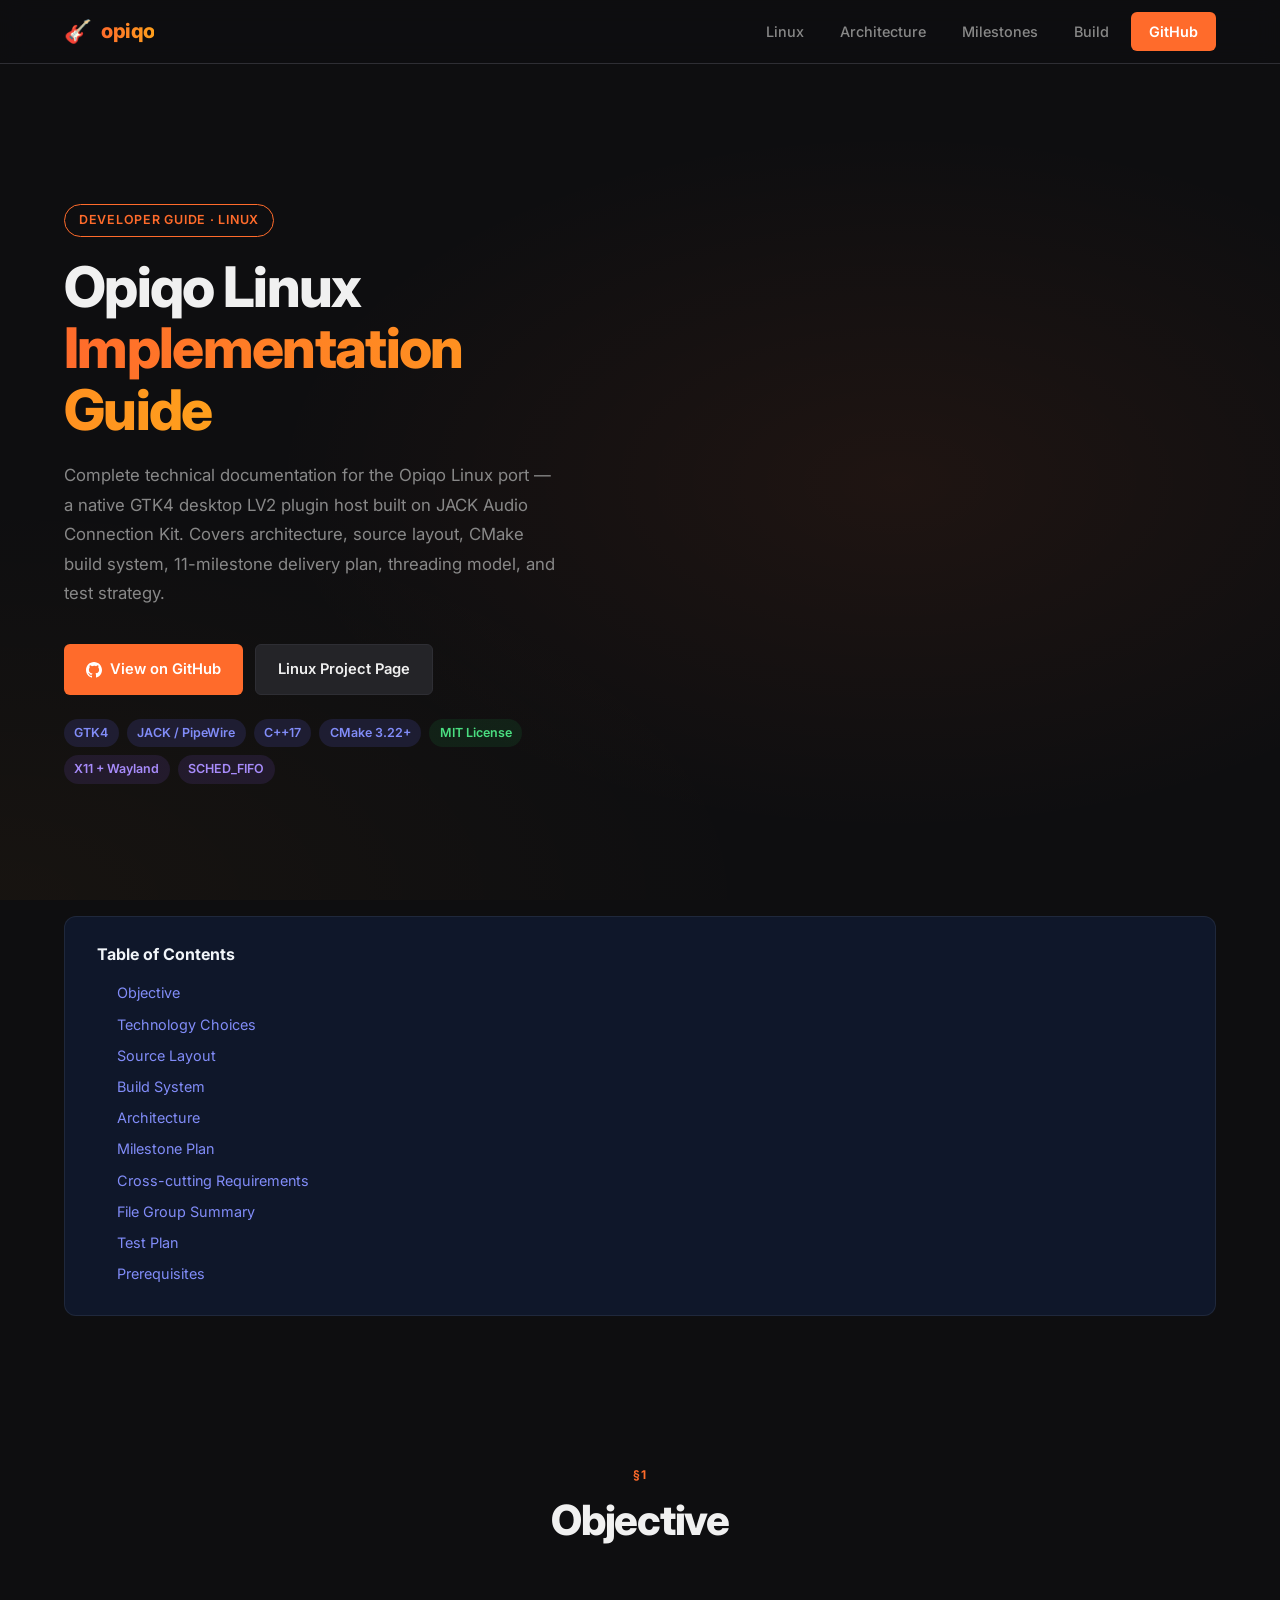
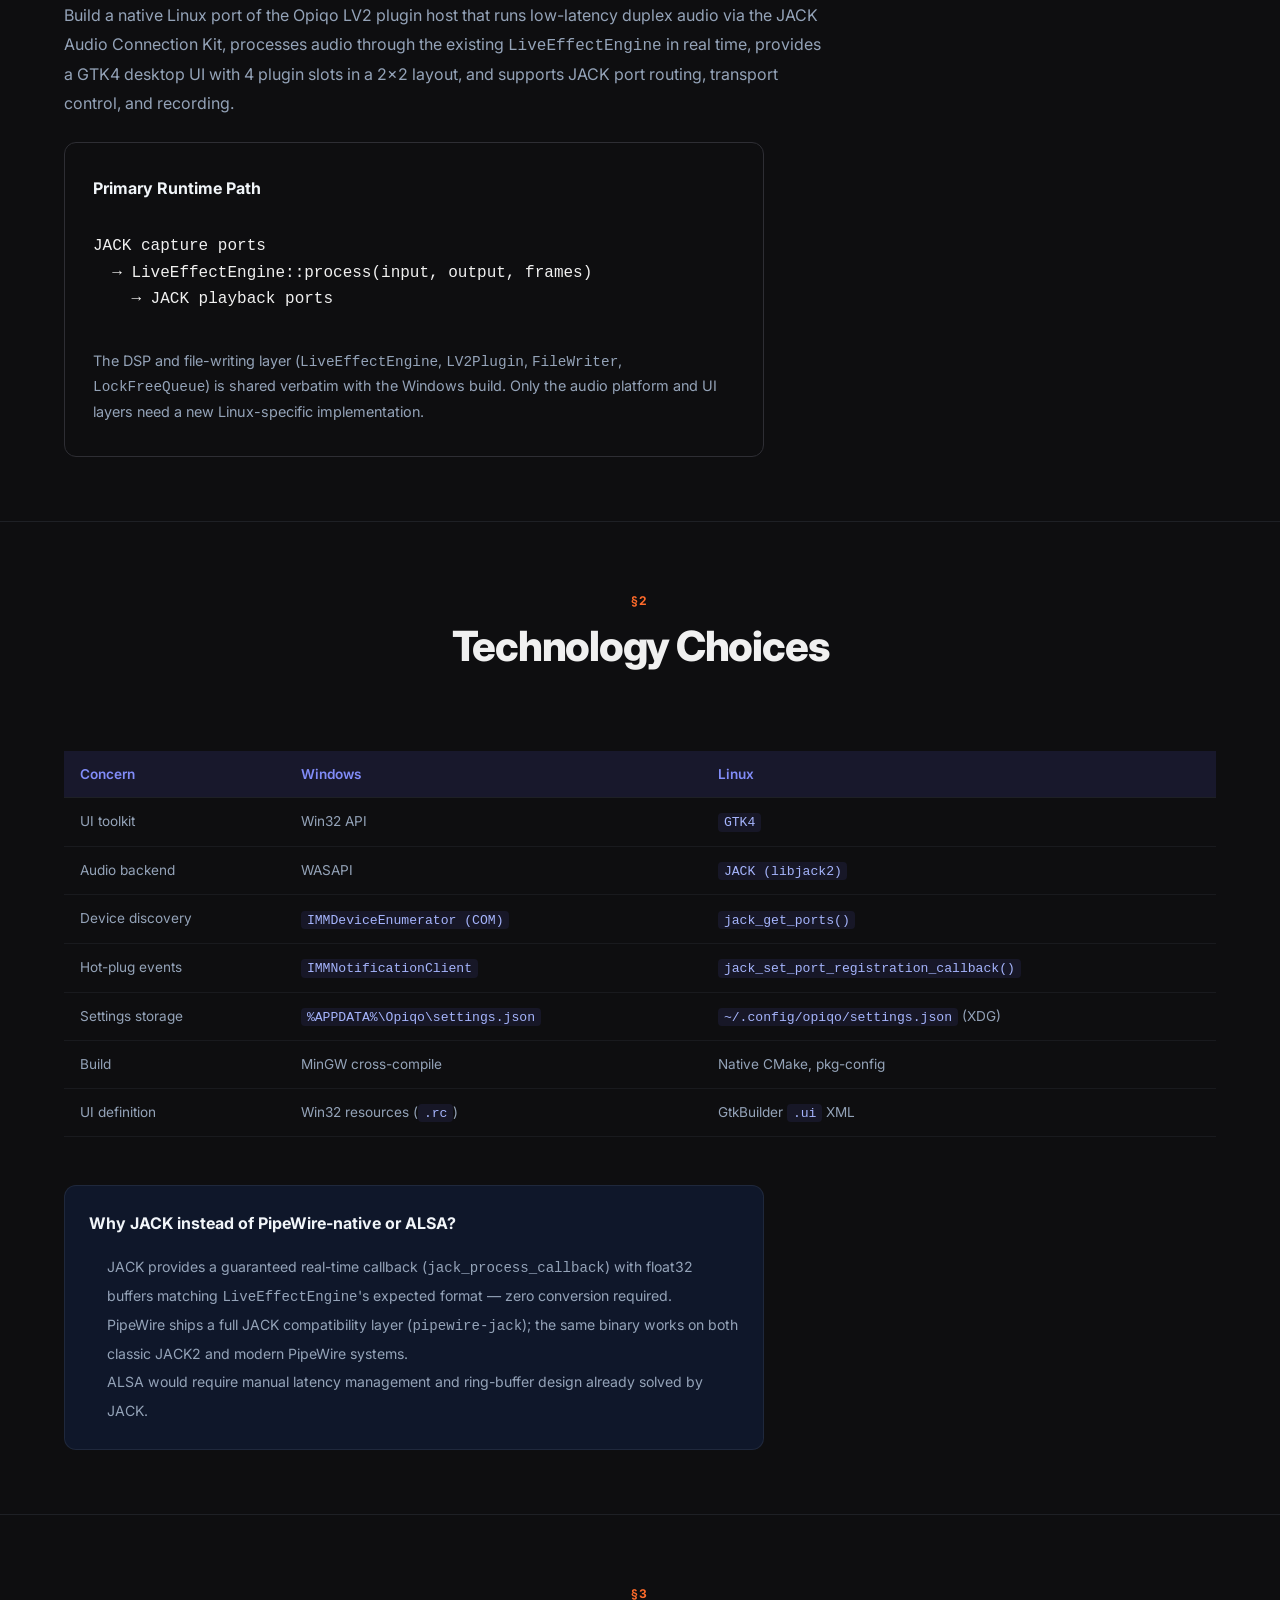
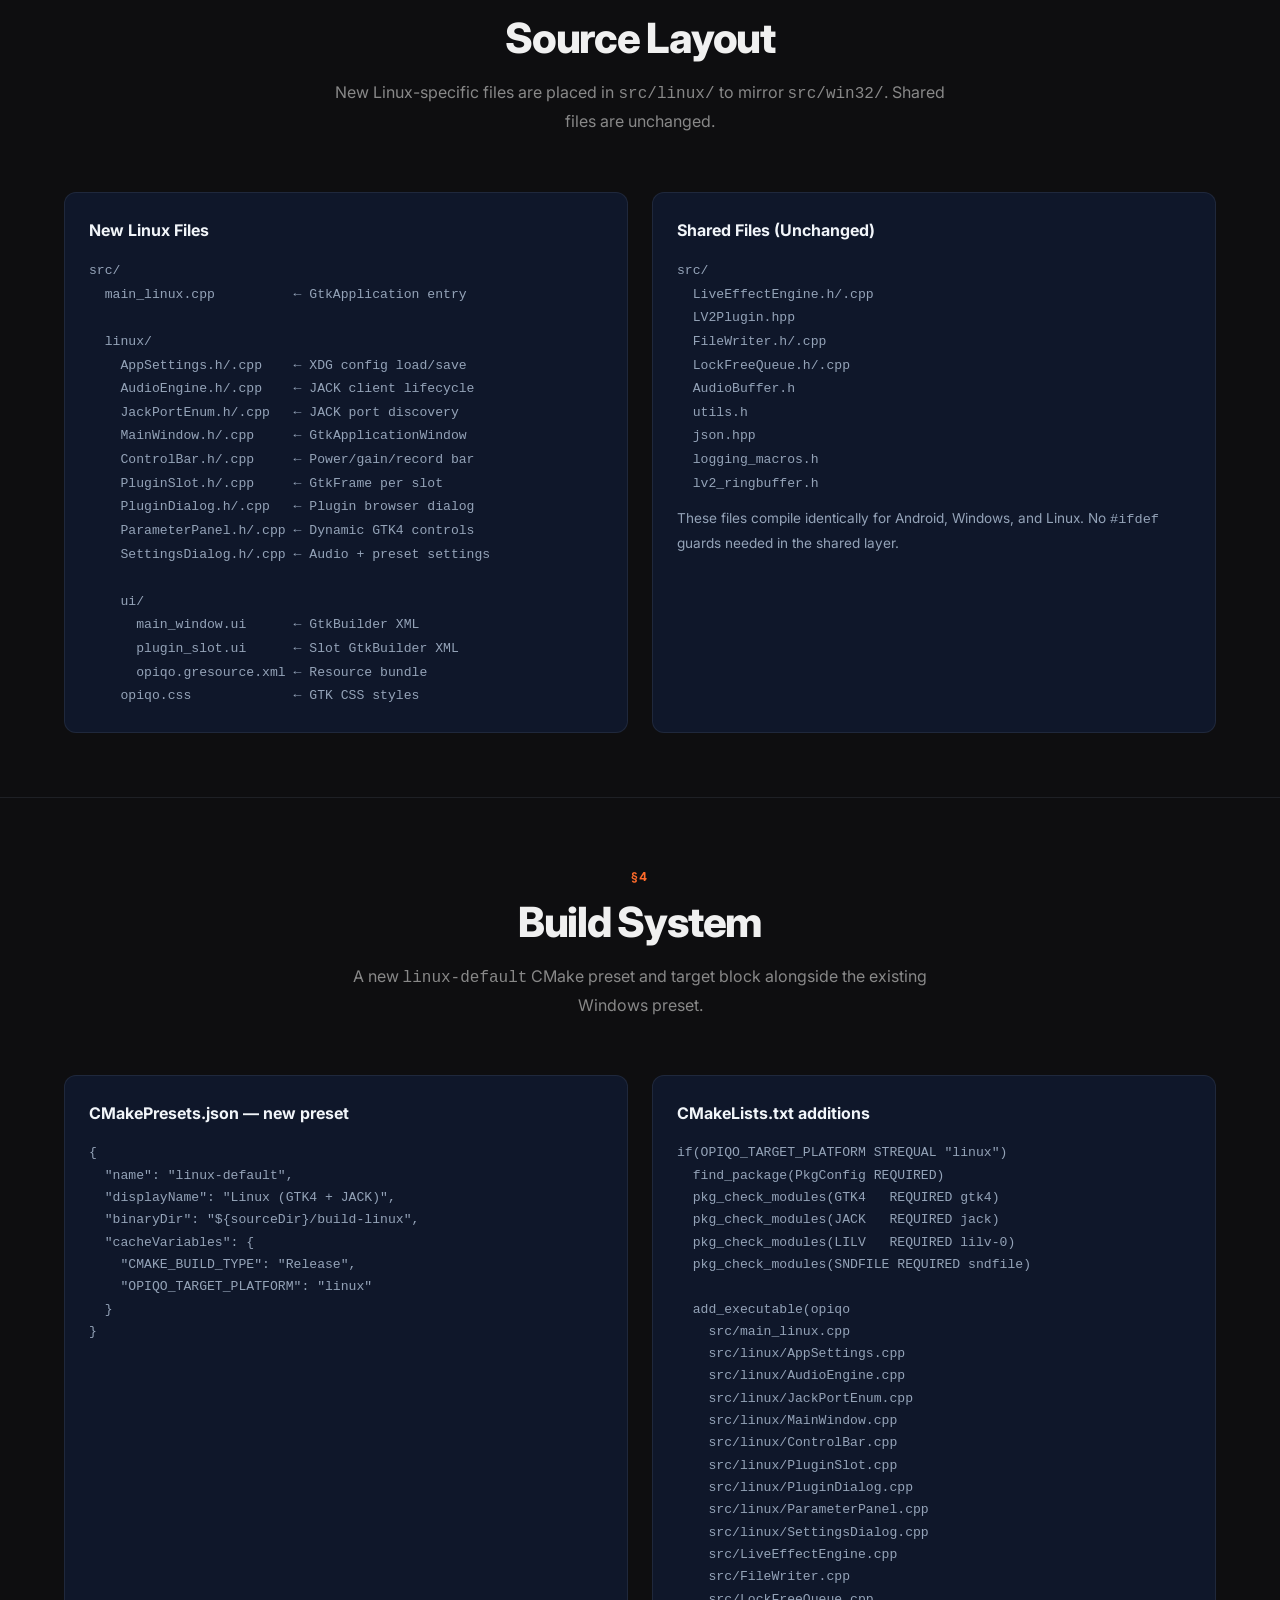
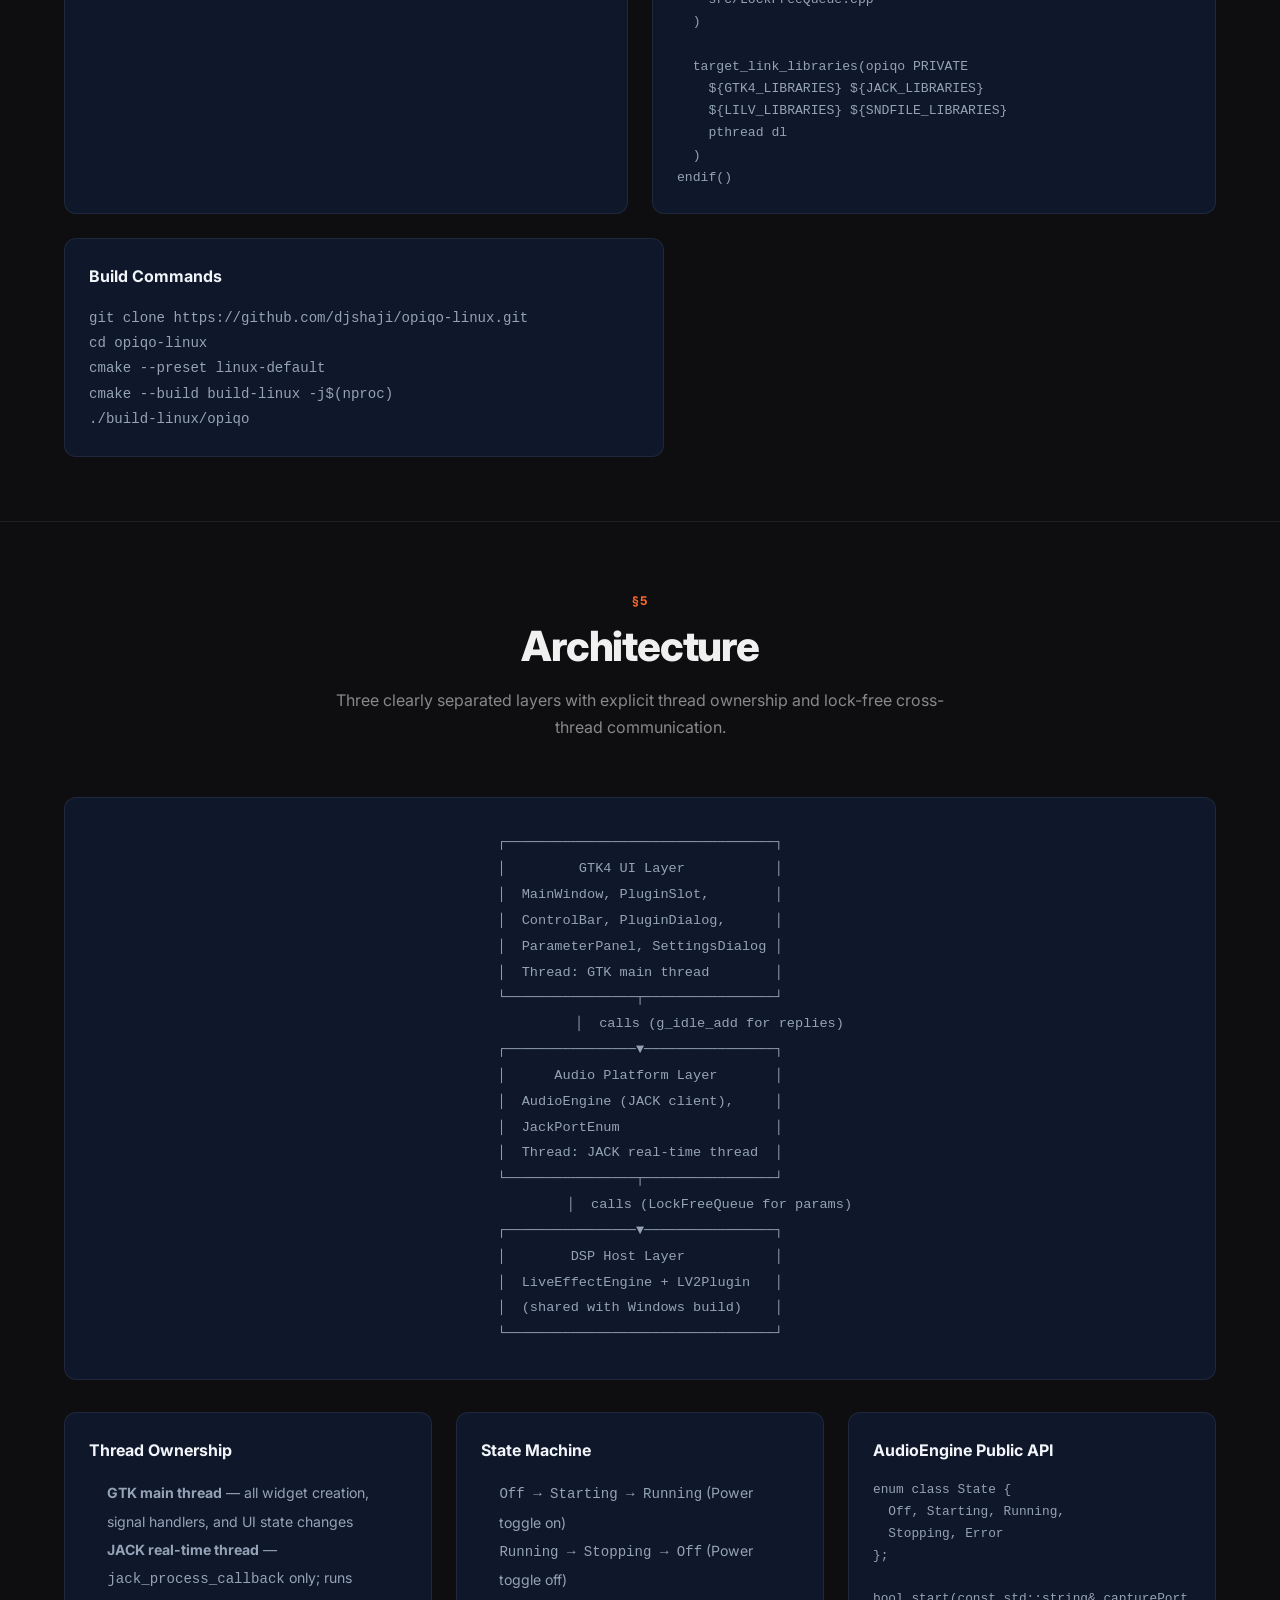
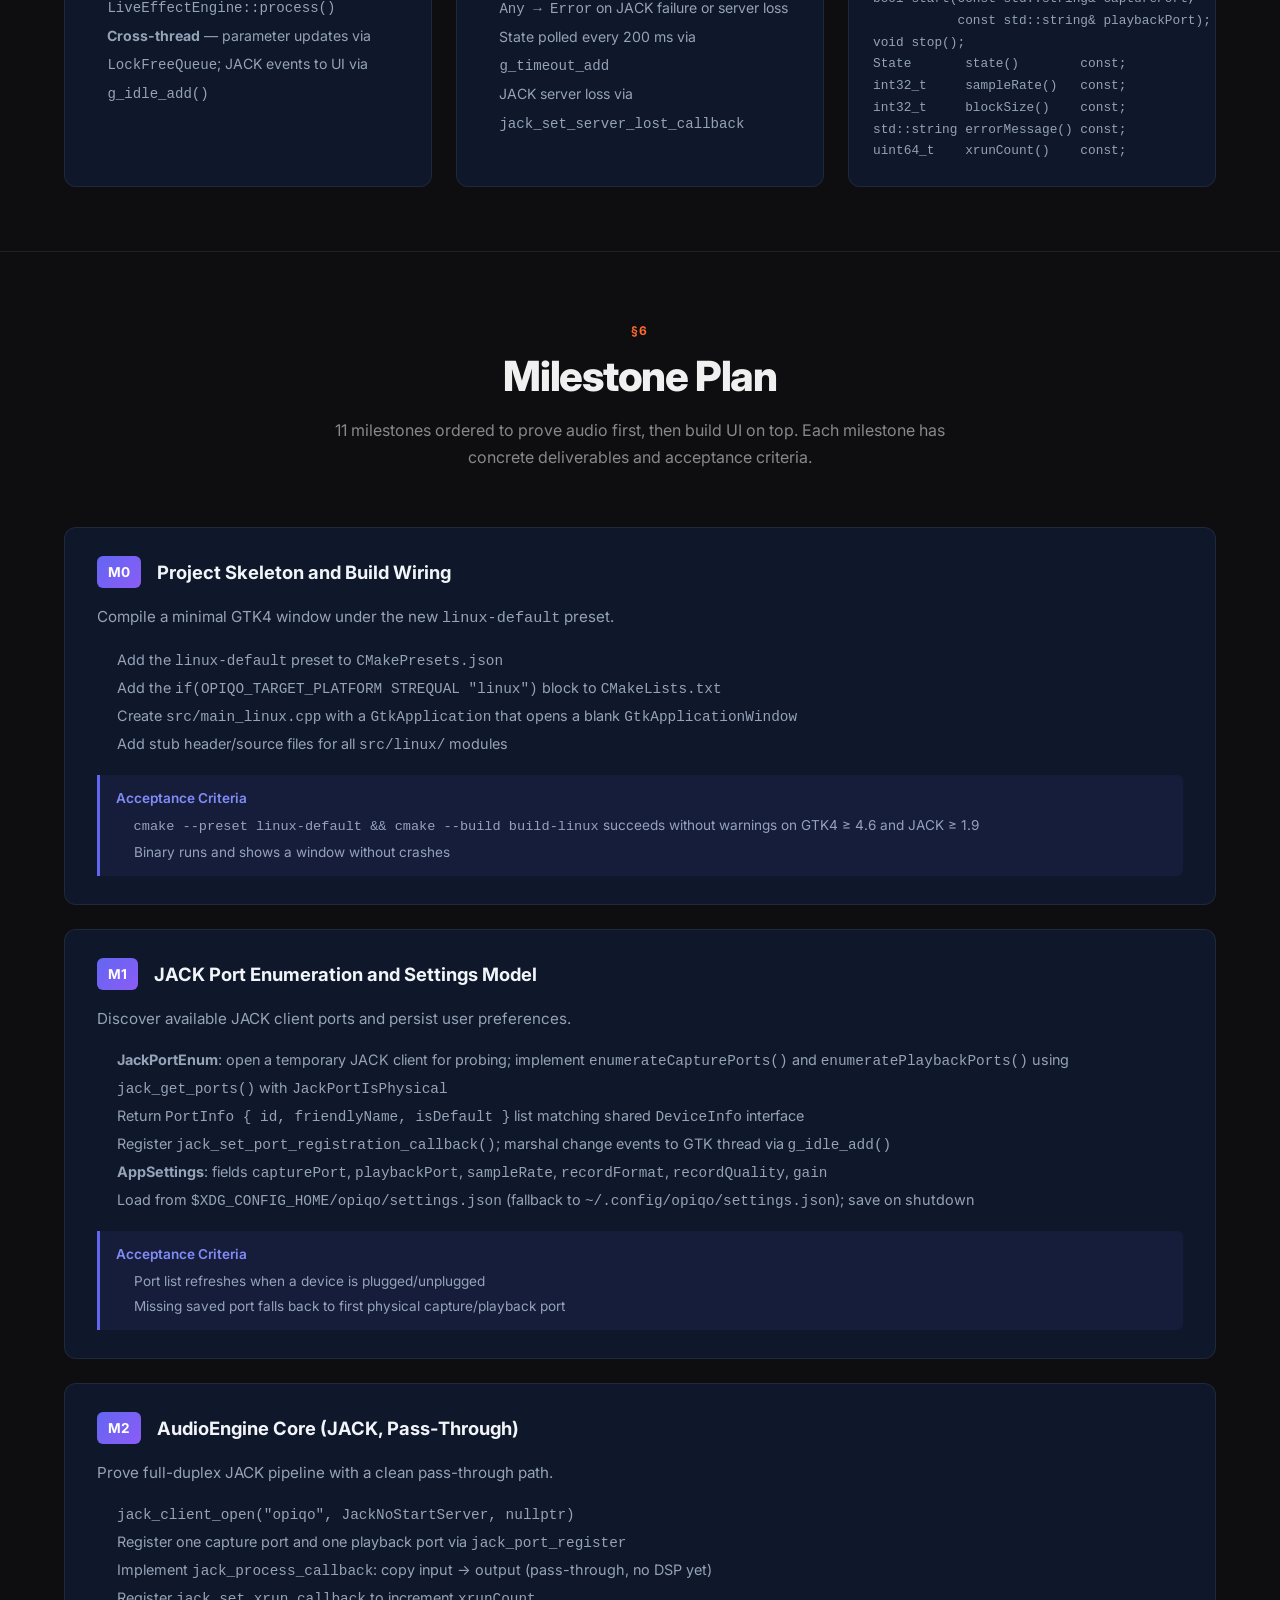
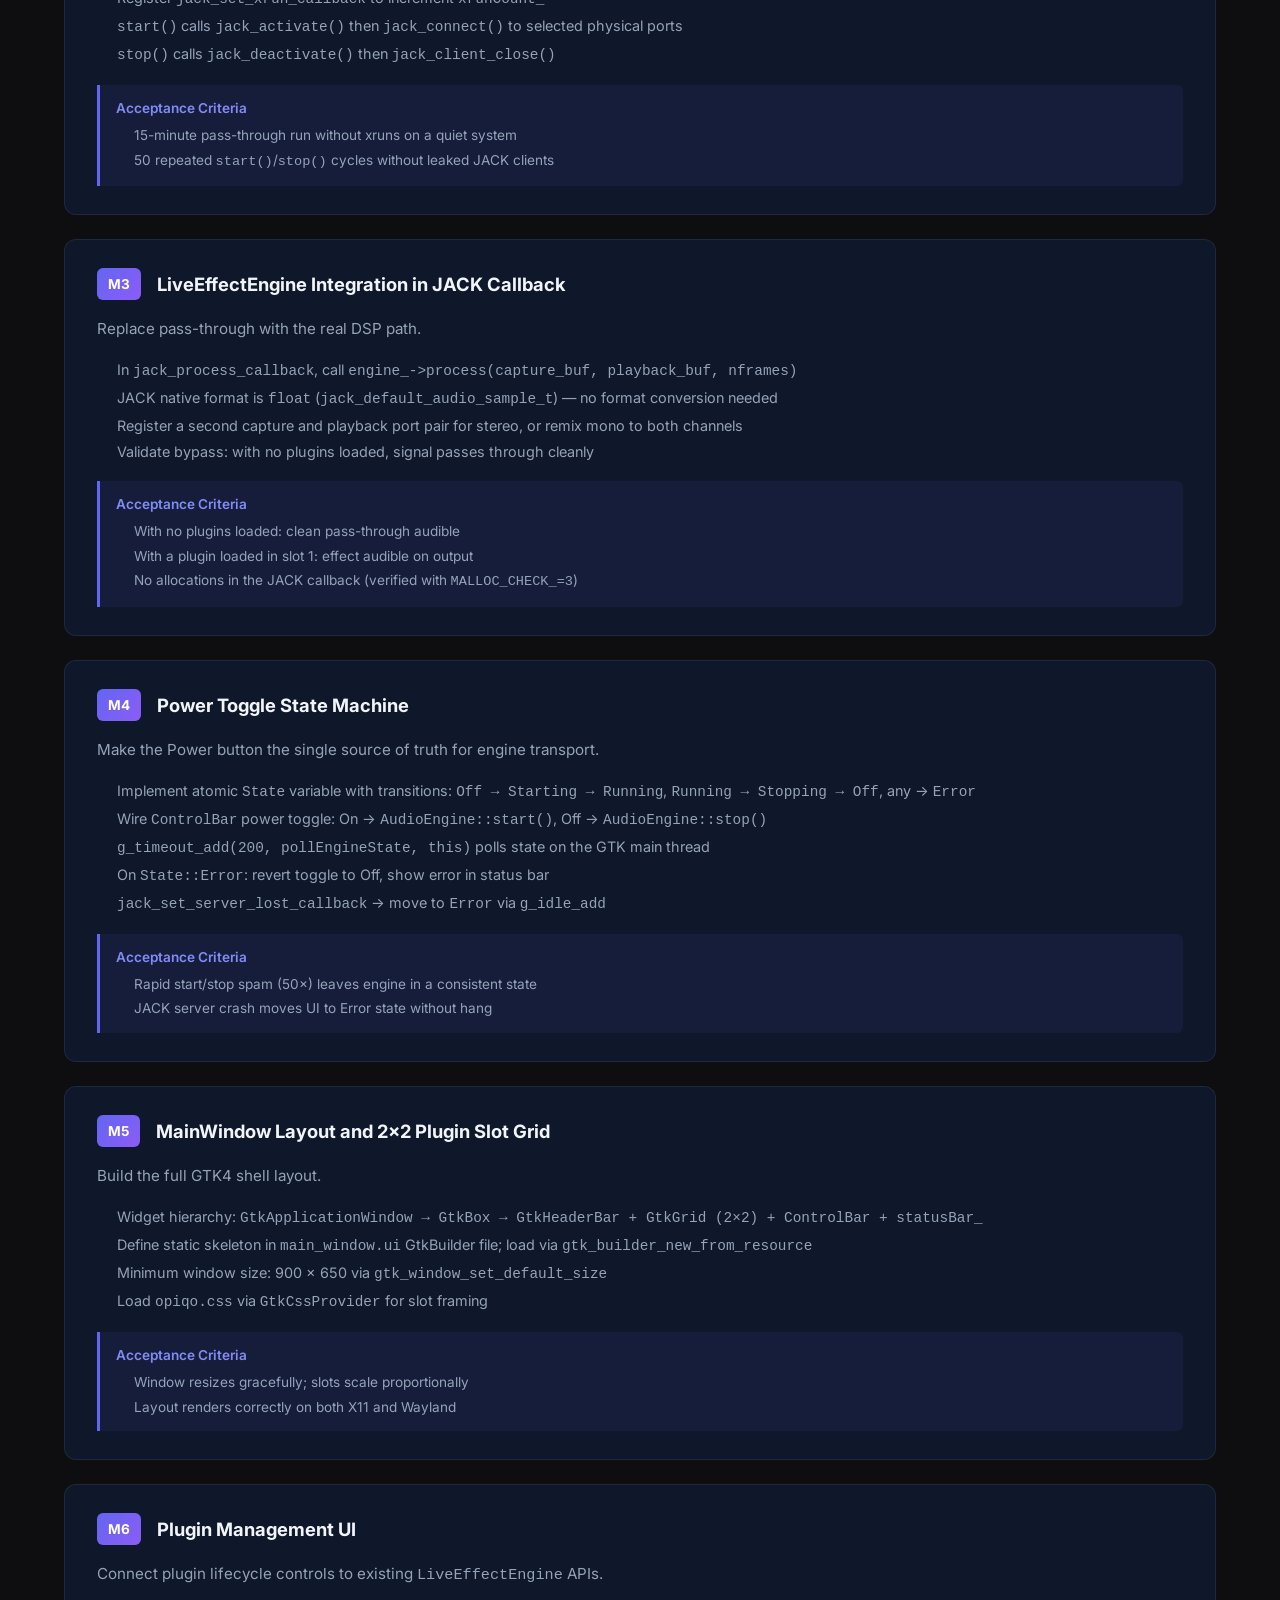
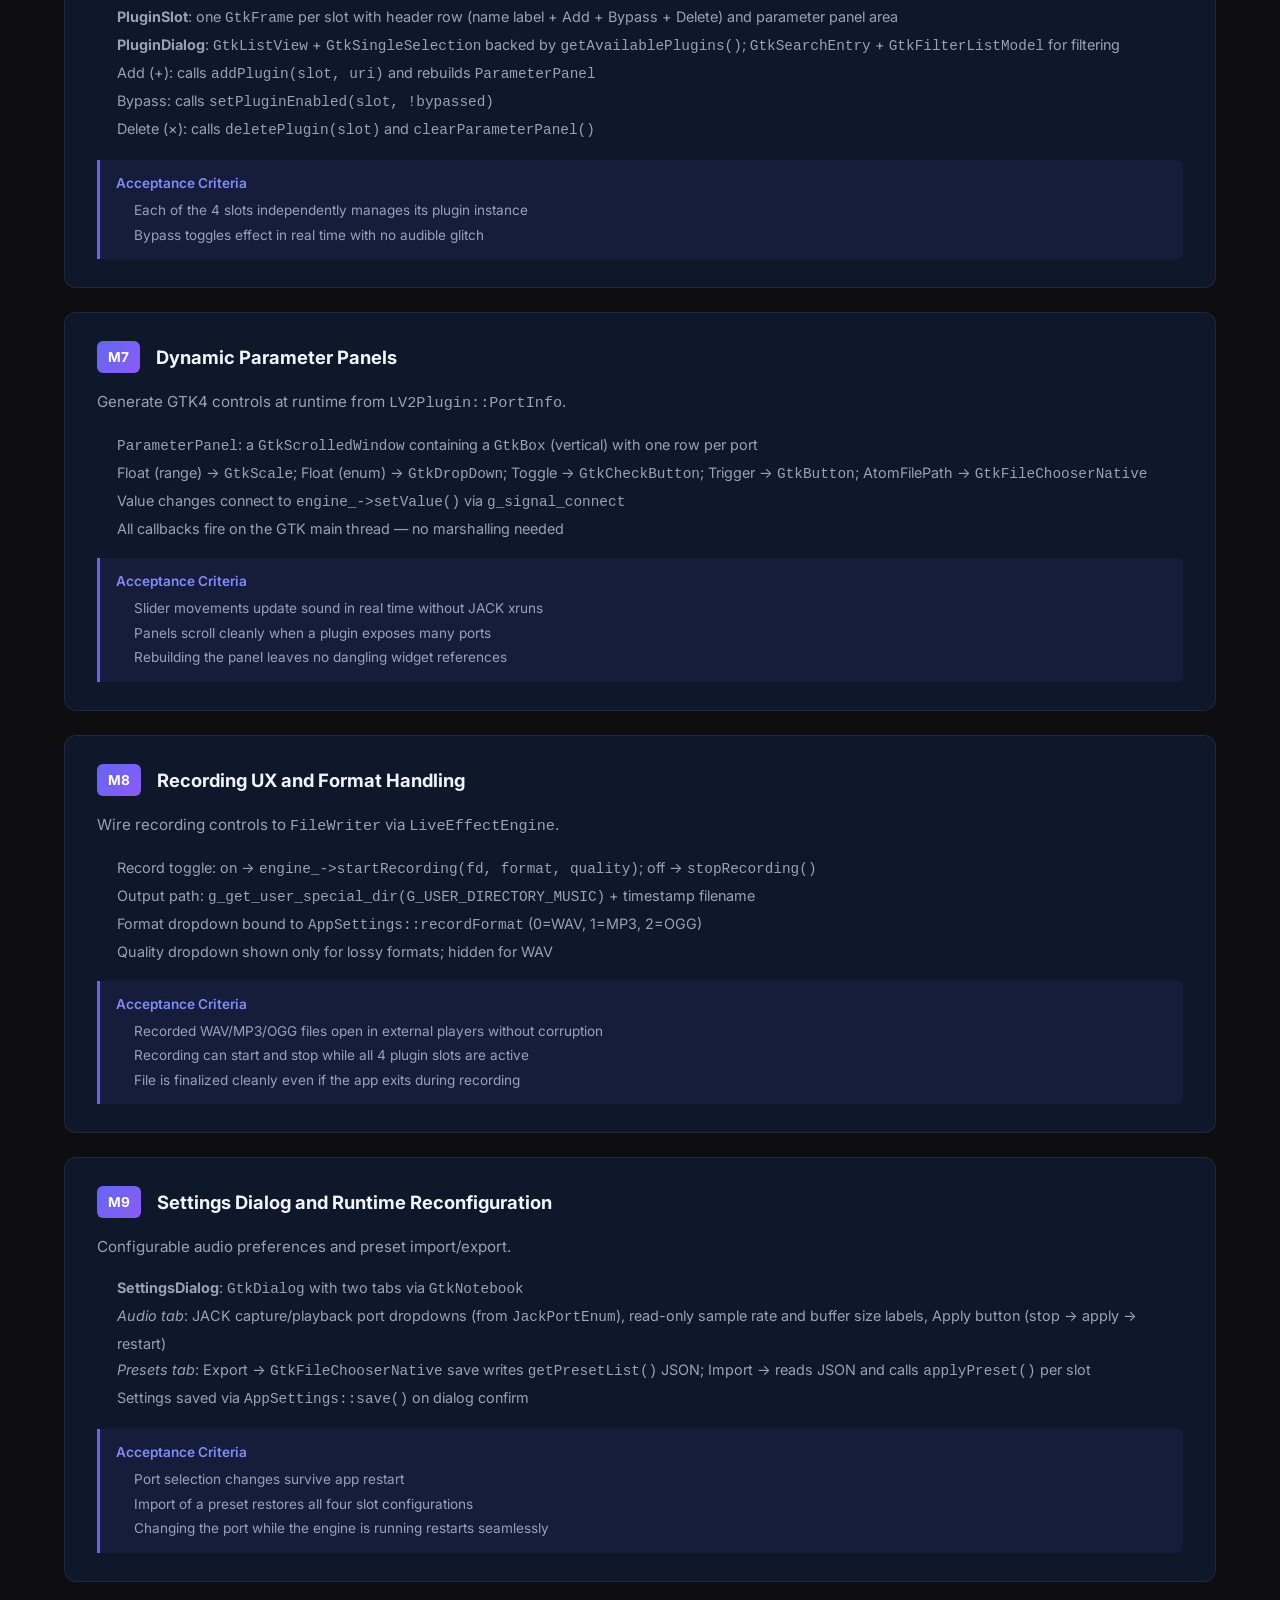
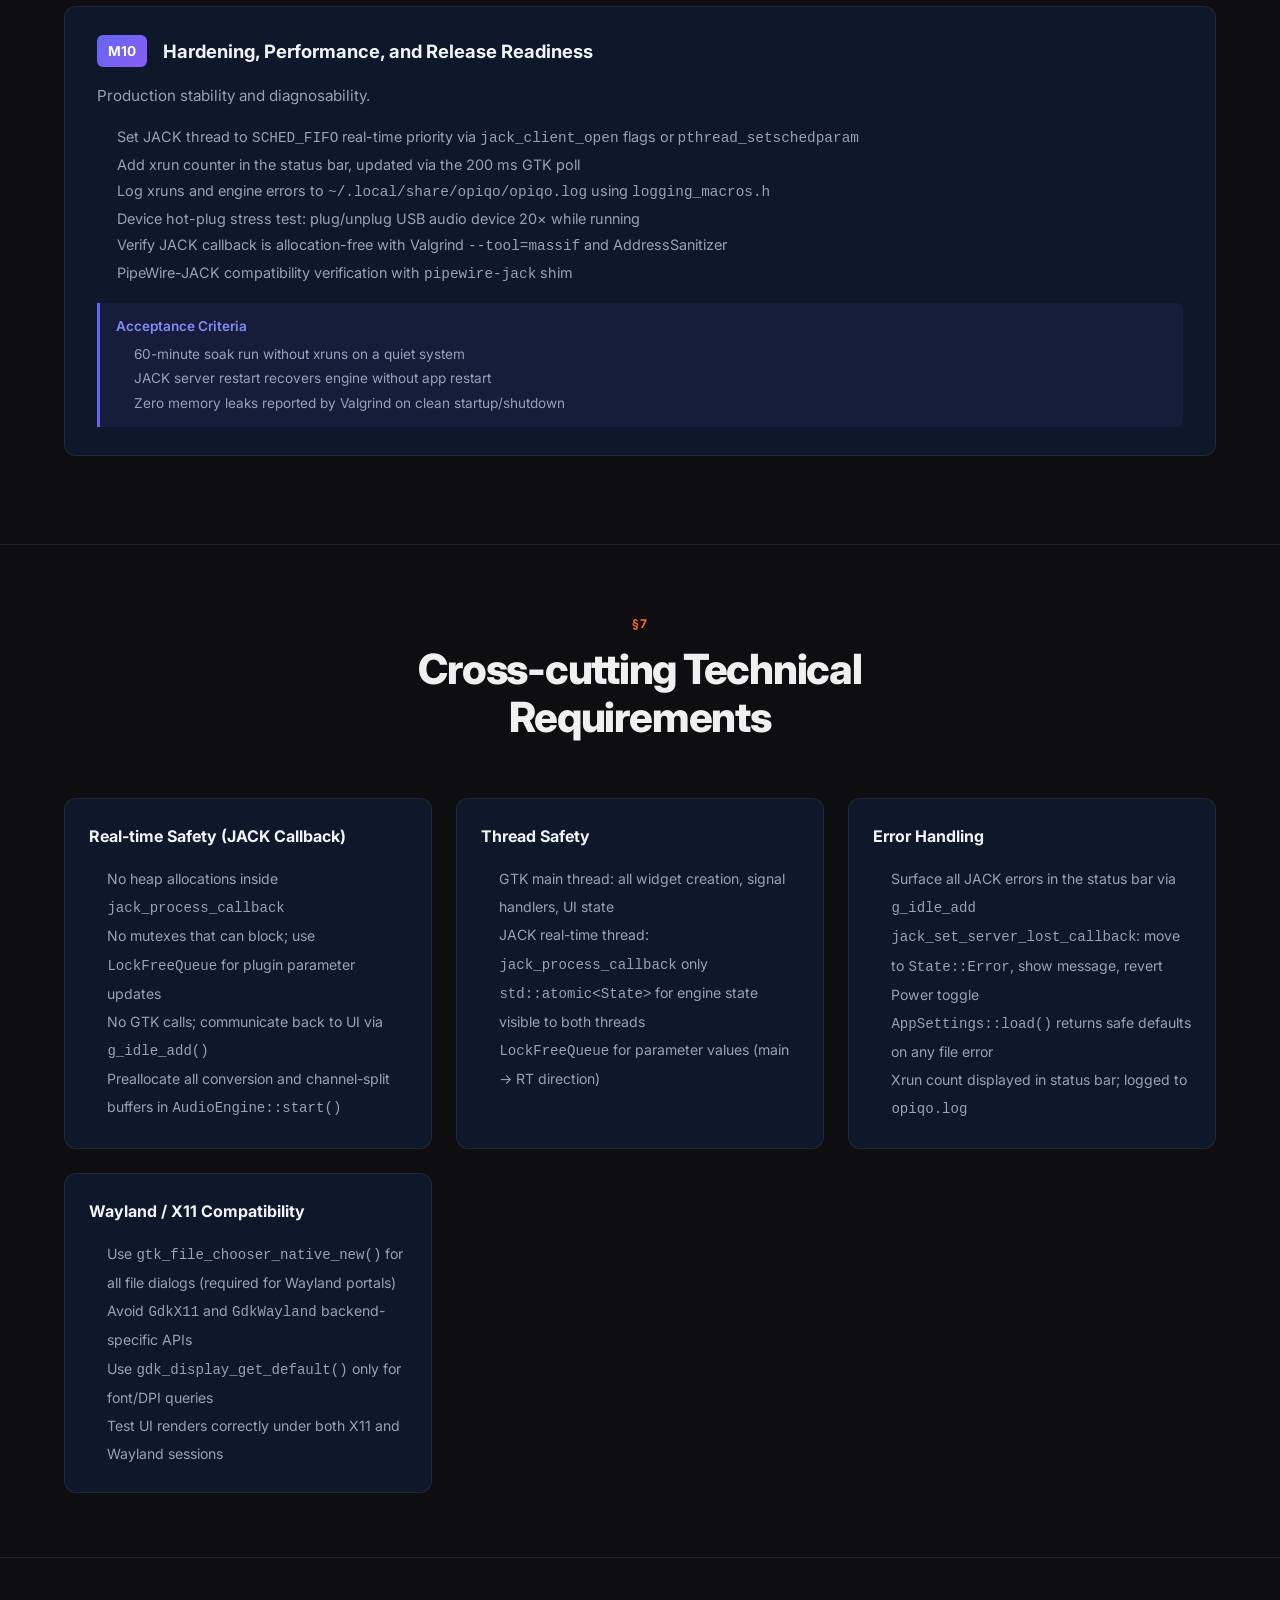
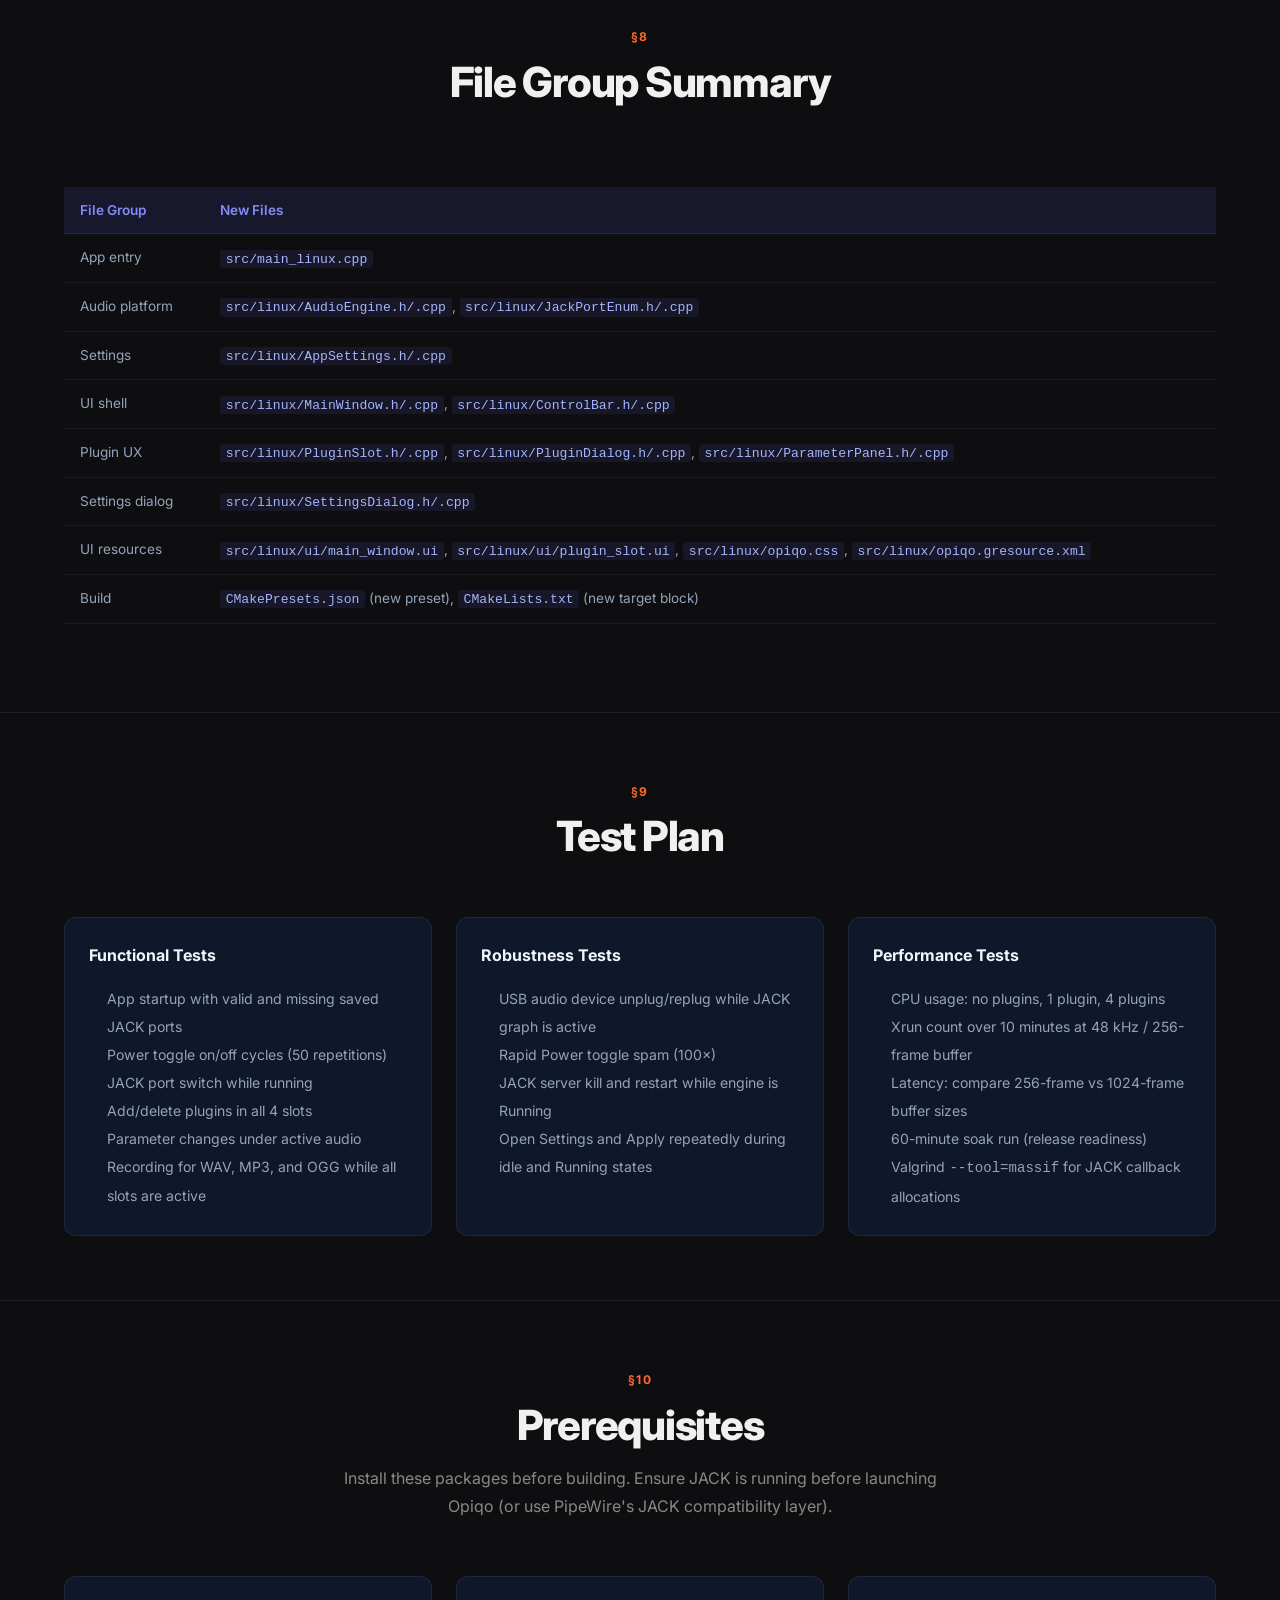
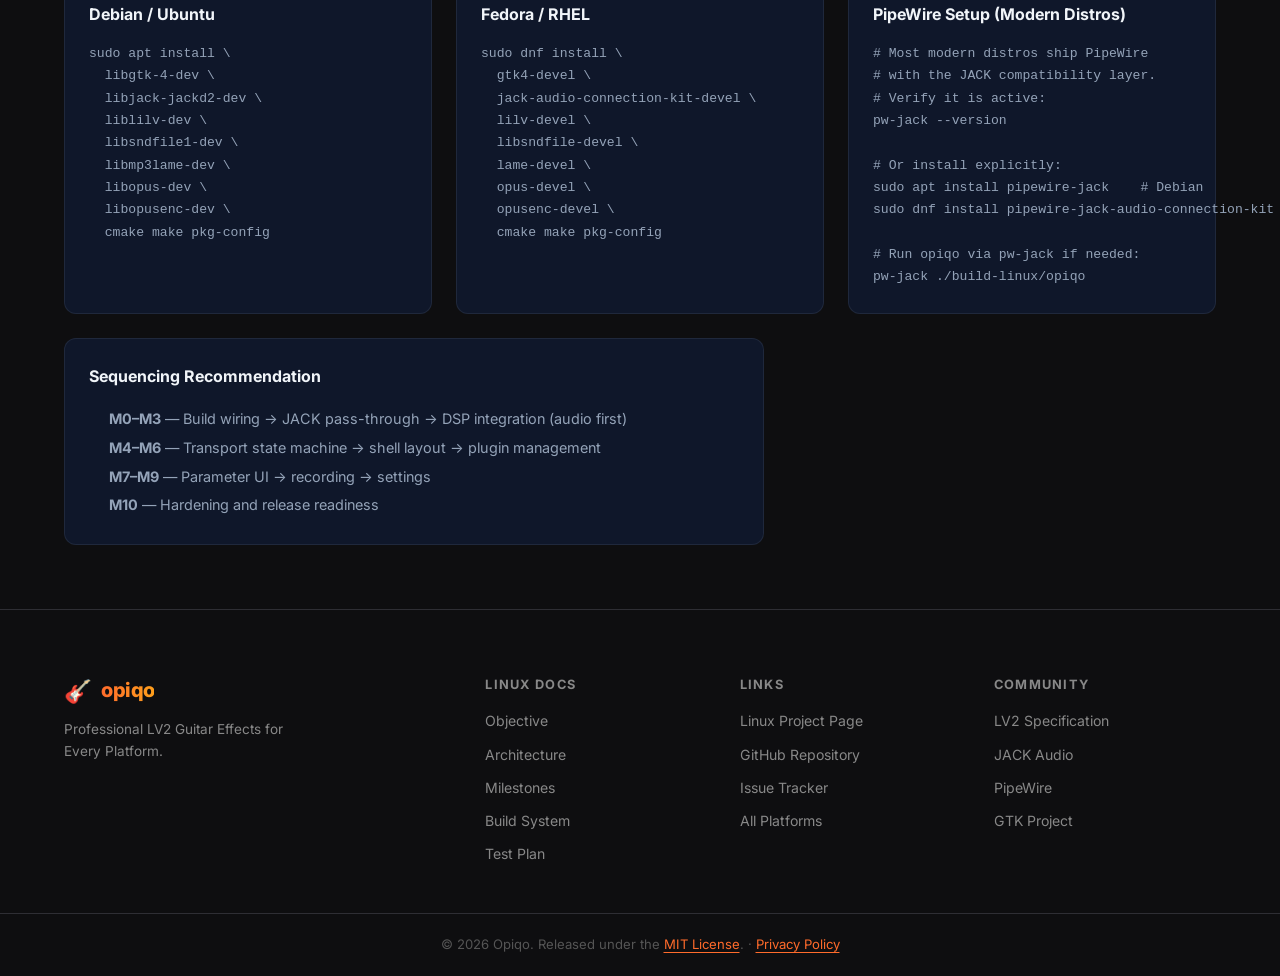
<file: linux/developer.html>
<!DOCTYPE html>
<html lang="en">
<head>
  <meta charset="UTF-8" />
  <meta name="viewport" content="width=device-width, initial-scale=1.0" />
  <meta name="description" content="Opiqo Linux Developer Guide — Architecture, build system, milestone plan, source layout, threading model, and test plan for the GTK4 + JACK implementation." />
  <meta property="og:title" content="Opiqo Linux Developer Guide" />
  <meta property="og:description" content="Full developer documentation for the Opiqo Linux GTK4 + JACK implementation. Architecture, milestones, source layout, and build instructions." />
  <meta property="og:type" content="website" />
  <title>Opiqo Linux — Developer Guide</title>
  <link rel="preconnect" href="https://fonts.googleapis.com" />
  <link rel="preconnect" href="https://fonts.gstatic.com" crossorigin />
  <link href="https://fonts.googleapis.com/css2?family=Inter:wght@400;500;600;700;800&display=swap" rel="stylesheet" />
  <link rel="stylesheet" href="../css/style.css" />
  <style>
    /* Developer-page extras */
    .dev-section { padding: 4rem 0; }
    .dev-section + .dev-section { border-top: 1px solid rgba(148,163,184,.12); }
    .milestone { background: var(--card-bg, #0f172a); border: 1px solid rgba(148,163,184,.12); border-radius: 12px; padding: 1.75rem 2rem; margin-bottom: 1.5rem; }
    .milestone__header { display: flex; align-items: center; gap: 1rem; margin-bottom: 1rem; }
    .milestone__num { background: linear-gradient(135deg, #6366f1, #8b5cf6); color: #fff; font-weight: 700; font-size: .85rem; padding: .3rem .7rem; border-radius: 6px; flex-shrink: 0; }
    .milestone__title { font-size: 1.15rem; font-weight: 700; color: var(--text-primary, #f1f5f9); margin: 0; }
    .milestone__goal { color: var(--text-secondary, #94a3b8); margin: 0 0 1rem; font-size: .95rem; }
    .milestone__tasks { color: var(--text-secondary, #94a3b8); padding-left: 1.25rem; margin: 0; font-size: .9rem; line-height: 1.8; }
    .milestone__criteria { margin-top: 1rem; padding: .75rem 1rem; background: rgba(99,102,241,.08); border-left: 3px solid #6366f1; border-radius: 0 6px 6px 0; }
    .milestone__criteria p { margin: 0 0 .25rem; font-size: .85rem; font-weight: 600; color: #818cf8; }
    .milestone__criteria ul { margin: 0; padding-left: 1.1rem; color: var(--text-secondary, #94a3b8); font-size: .85rem; line-height: 1.8; }
    .arch-diagram { background: var(--card-bg, #0f172a); border: 1px solid rgba(148,163,184,.12); border-radius: 12px; padding: 2rem; text-align: center; font-family: 'JetBrains Mono', 'Fira Code', 'Courier New', monospace; font-size: .85rem; line-height: 1.9; color: var(--text-secondary, #94a3b8); white-space: pre; overflow-x: auto; }
    .file-table { width: 100%; border-collapse: collapse; margin: 1.5rem 0; }
    .file-table th { text-align: left; padding: .75rem 1rem; background: rgba(99,102,241,.12); color: #818cf8; font-size: .85rem; font-weight: 600; border-bottom: 1px solid rgba(148,163,184,.12); }
    .file-table td { padding: .75rem 1rem; border-bottom: 1px solid rgba(148,163,184,.08); color: var(--text-secondary, #94a3b8); font-size: .85rem; vertical-align: top; }
    .file-table td code { font-size: .82rem; background: rgba(99,102,241,.1); padding: .1rem .35rem; border-radius: 4px; color: #a5b4fc; }
    .dev-grid { display: grid; grid-template-columns: repeat(auto-fit, minmax(280px, 1fr)); gap: 1.5rem; }
    .req-card { background: var(--card-bg, #0f172a); border: 1px solid rgba(148,163,184,.12); border-radius: 12px; padding: 1.5rem; }
    .req-card h3 { color: var(--text-primary, #f1f5f9); font-size: 1rem; font-weight: 700; margin: 0 0 1rem; }
    .req-card ul { margin: 0; padding-left: 1.15rem; color: var(--text-secondary, #94a3b8); font-size: .88rem; line-height: 2; }
    .badge-row { display: flex; flex-wrap: wrap; gap: .5rem; margin-bottom: 1.5rem; }
    .badge { display: inline-block; padding: .25rem .65rem; border-radius: 20px; font-size: .78rem; font-weight: 600; }
    .badge--blue { background: rgba(99,102,241,.15); color: #818cf8; }
    .badge--green { background: rgba(34,197,94,.1); color: #4ade80; }
    .badge--violet { background: rgba(139,92,246,.12); color: #a78bfa; }
    .toc { background: var(--card-bg, #0f172a); border: 1px solid rgba(148,163,184,.12); border-radius: 12px; padding: 1.5rem 2rem; margin-bottom: 3rem; }
    .toc h2 { font-size: 1rem; font-weight: 700; color: var(--text-primary, #f1f5f9); margin: 0 0 .75rem; }
    .toc ol { margin: 0; padding-left: 1.25rem; }
    .toc li { margin: .3rem 0; }
    .toc a { color: #818cf8; text-decoration: none; font-size: .9rem; }
    .toc a:hover { text-decoration: underline; }
  </style>
</head>
<body>

  <!-- ===== NAVBAR ===== -->
  <header class="navbar" id="navbar">
    <div class="container navbar__inner">
      <a href="../index.html" class="navbar__logo" aria-label="Opiqo home">
        <span class="logo-icon" aria-hidden="true">🎸</span>
        <span class="logo-text">opiqo</span>
      </a>
      <nav class="navbar__nav" id="navMenu" aria-label="Main navigation">
        <a href="index.html" class="nav-link">Linux</a>
        <a href="#architecture" class="nav-link">Architecture</a>
        <a href="#milestones" class="nav-link">Milestones</a>
        <a href="#build" class="nav-link">Build</a>
        <a href="https://github.com/djshaji/opiqo-linux" class="nav-link nav-link--cta" target="_blank" rel="noopener noreferrer">GitHub</a>
      </nav>
      <button class="navbar__hamburger" id="hamburgerBtn" aria-label="Toggle navigation" aria-expanded="false" aria-controls="navMenu">
        <span></span><span></span><span></span>
      </button>
    </div>
  </header>

  <main>

    <!-- ===== HERO ===== -->
    <section class="hero" id="hero" style="padding-bottom: 2rem;">
      <div class="container hero__inner">
        <div class="hero__text">
          <span class="hero__badge">Developer Guide · Linux</span>
          <h1 class="hero__title">Opiqo Linux<br /><span class="gradient-text">Implementation Guide</span></h1>
          <p class="hero__sub">Complete technical documentation for the Opiqo Linux port — a native GTK4 desktop LV2 plugin host built on JACK Audio Connection Kit. Covers architecture, source layout, CMake build system, 11-milestone delivery plan, threading model, and test strategy.</p>
          <div class="hero__ctas">
            <a href="https://github.com/djshaji/opiqo-linux" class="btn btn--primary" target="_blank" rel="noopener noreferrer">
              <svg class="btn__icon" aria-hidden="true" viewBox="0 0 24 24" fill="currentColor"><path d="M12 0C5.374 0 0 5.373 0 12c0 5.302 3.438 9.8 8.207 11.387.6.113.793-.261.793-.577v-2.234c-3.338.726-4.033-1.416-4.033-1.416-.546-1.387-1.333-1.756-1.333-1.756-1.089-.745.083-.729.083-.729 1.205.084 1.839 1.237 1.839 1.237 1.07 1.834 2.807 1.304 3.492.997.107-.775.418-1.305.762-1.604-2.665-.305-5.467-1.334-5.467-5.931 0-1.311.469-2.381 1.236-3.221-.124-.303-.535-1.524.117-3.176 0 0 1.008-.322 3.301 1.23A11.509 11.509 0 0112 5.803c1.02.005 2.047.138 3.006.404 2.291-1.552 3.297-1.23 3.297-1.23.653 1.653.242 2.874.118 3.176.77.84 1.235 1.911 1.235 3.221 0 4.609-2.807 5.624-5.479 5.921.43.372.823 1.102.823 2.222v3.293c0 .319.192.694.801.576C20.566 21.797 24 17.3 24 12c0-6.627-5.373-12-12-12z"/></svg>
              View on GitHub
            </a>
            <a href="index.html" class="btn btn--secondary">Linux Project Page</a>
          </div>
          <div class="badge-row" style="margin-top: 1.5rem;">
            <span class="badge badge--blue">GTK4</span>
            <span class="badge badge--blue">JACK / PipeWire</span>
            <span class="badge badge--blue">C++17</span>
            <span class="badge badge--blue">CMake 3.22+</span>
            <span class="badge badge--green">MIT License</span>
            <span class="badge badge--violet">X11 + Wayland</span>
            <span class="badge badge--violet">SCHED_FIFO</span>
          </div>
        </div>
      </div>
    </section>

    <!-- ===== TABLE OF CONTENTS ===== -->
    <section style="padding: 1rem 0 2rem;">
      <div class="container">
        <div class="toc">
          <h2>Table of Contents</h2>
          <ol>
            <li><a href="#objective">Objective</a></li>
            <li><a href="#technology">Technology Choices</a></li>
            <li><a href="#source-layout">Source Layout</a></li>
            <li><a href="#build">Build System</a></li>
            <li><a href="#architecture">Architecture</a></li>
            <li><a href="#milestones">Milestone Plan</a></li>
            <li><a href="#requirements">Cross-cutting Requirements</a></li>
            <li><a href="#file-summary">File Group Summary</a></li>
            <li><a href="#tests">Test Plan</a></li>
            <li><a href="#prerequisites">Prerequisites</a></li>
          </ol>
        </div>
      </div>
    </section>

    <!-- ===== OBJECTIVE ===== -->
    <section class="dev-section" id="objective">
      <div class="container">
        <div class="section__header reveal">
          <span class="section__eyebrow">§1</span>
          <h2 class="section__title">Objective</h2>
        </div>
        <p style="color: var(--text-secondary, #94a3b8); max-width: 760px; line-height: 1.8; font-size: 1rem;">
          Build a native Linux port of the Opiqo LV2 plugin host that runs low-latency duplex audio via the JACK Audio Connection Kit, processes audio through the existing <code>LiveEffectEngine</code> in real time, provides a GTK4 desktop UI with 4 plugin slots in a 2×2 layout, and supports JACK port routing, transport control, and recording.
        </p>
        <div class="download-card reveal" style="max-width: 700px; margin-top: 1.5rem;">
          <h3 style="color: var(--text-primary, #f1f5f9); margin: 0 0 .75rem; font-size: 1rem;">Primary Runtime Path</h3>
          <pre><code>JACK capture ports
  → LiveEffectEngine::process(input, output, frames)
    → JACK playback ports</code></pre>
          <p style="color: var(--text-secondary, #94a3b8); margin: 1rem 0 0; font-size: .9rem;">
            The DSP and file-writing layer (<code>LiveEffectEngine</code>, <code>LV2Plugin</code>, <code>FileWriter</code>, <code>LockFreeQueue</code>) is shared verbatim with the Windows build. Only the audio platform and UI layers need a new Linux-specific implementation.
          </p>
        </div>
      </div>
    </section>

    <!-- ===== TECHNOLOGY CHOICES ===== -->
    <section class="dev-section" id="technology">
      <div class="container">
        <div class="section__header reveal">
          <span class="section__eyebrow">§2</span>
          <h2 class="section__title">Technology Choices</h2>
        </div>

        <div style="overflow-x: auto;">
          <table class="file-table reveal">
            <thead>
              <tr>
                <th>Concern</th>
                <th>Windows</th>
                <th>Linux</th>
              </tr>
            </thead>
            <tbody>
              <tr><td>UI toolkit</td><td>Win32 API</td><td><code>GTK4</code></td></tr>
              <tr><td>Audio backend</td><td>WASAPI</td><td><code>JACK (libjack2)</code></td></tr>
              <tr><td>Device discovery</td><td><code>IMMDeviceEnumerator (COM)</code></td><td><code>jack_get_ports()</code></td></tr>
              <tr><td>Hot-plug events</td><td><code>IMMNotificationClient</code></td><td><code>jack_set_port_registration_callback()</code></td></tr>
              <tr><td>Settings storage</td><td><code>%APPDATA%\Opiqo\settings.json</code></td><td><code>~/.config/opiqo/settings.json</code> (XDG)</td></tr>
              <tr><td>Build</td><td>MinGW cross-compile</td><td>Native CMake, pkg-config</td></tr>
              <tr><td>UI definition</td><td>Win32 resources (<code>.rc</code>)</td><td>GtkBuilder <code>.ui</code> XML</td></tr>
            </tbody>
          </table>
        </div>

        <div class="req-card reveal" style="max-width: 700px; margin-top: 1.5rem;">
          <h3>Why JACK instead of PipeWire-native or ALSA?</h3>
          <ul>
            <li>JACK provides a guaranteed real-time callback (<code>jack_process_callback</code>) with float32 buffers matching <code>LiveEffectEngine</code>'s expected format — zero conversion required.</li>
            <li>PipeWire ships a full JACK compatibility layer (<code>pipewire-jack</code>); the same binary works on both classic JACK2 and modern PipeWire systems.</li>
            <li>ALSA would require manual latency management and ring-buffer design already solved by JACK.</li>
          </ul>
        </div>
      </div>
    </section>

    <!-- ===== SOURCE LAYOUT ===== -->
    <section class="dev-section" id="source-layout">
      <div class="container">
        <div class="section__header reveal">
          <span class="section__eyebrow">§3</span>
          <h2 class="section__title">Source Layout</h2>
          <p class="section__desc">New Linux-specific files are placed in <code>src/linux/</code> to mirror <code>src/win32/</code>. Shared files are unchanged.</p>
        </div>

        <div class="dev-grid reveal">
          <div class="req-card">
            <h3>New Linux Files</h3>
            <pre style="font-size: .82rem; line-height: 1.8; color: #94a3b8; margin: 0; white-space: pre-wrap;"><code>src/
  main_linux.cpp          ← GtkApplication entry

  linux/
    AppSettings.h/.cpp    ← XDG config load/save
    AudioEngine.h/.cpp    ← JACK client lifecycle
    JackPortEnum.h/.cpp   ← JACK port discovery
    MainWindow.h/.cpp     ← GtkApplicationWindow
    ControlBar.h/.cpp     ← Power/gain/record bar
    PluginSlot.h/.cpp     ← GtkFrame per slot
    PluginDialog.h/.cpp   ← Plugin browser dialog
    ParameterPanel.h/.cpp ← Dynamic GTK4 controls
    SettingsDialog.h/.cpp ← Audio + preset settings

    ui/
      main_window.ui      ← GtkBuilder XML
      plugin_slot.ui      ← Slot GtkBuilder XML
      opiqo.gresource.xml ← Resource bundle
    opiqo.css             ← GTK CSS styles</code></pre>
          </div>
          <div class="req-card">
            <h3>Shared Files (Unchanged)</h3>
            <pre style="font-size: .82rem; line-height: 1.8; color: #94a3b8; margin: 0; white-space: pre-wrap;"><code>src/
  LiveEffectEngine.h/.cpp
  LV2Plugin.hpp
  FileWriter.h/.cpp
  LockFreeQueue.h/.cpp
  AudioBuffer.h
  utils.h
  json.hpp
  logging_macros.h
  lv2_ringbuffer.h</code></pre>
            <p style="color: #94a3b8; font-size: .85rem; margin: .75rem 0 0;">These files compile identically for Android, Windows, and Linux. No <code>#ifdef</code> guards needed in the shared layer.</p>
          </div>
        </div>
      </div>
    </section>

    <!-- ===== BUILD SYSTEM ===== -->
    <section class="dev-section" id="build">
      <div class="container">
        <div class="section__header reveal">
          <span class="section__eyebrow">§4</span>
          <h2 class="section__title">Build System</h2>
          <p class="section__desc">A new <code>linux-default</code> CMake preset and target block alongside the existing Windows preset.</p>
        </div>

        <div class="dev-grid reveal">
          <div class="req-card">
            <h3>CMakePresets.json — new preset</h3>
            <pre style="font-size: .82rem; line-height: 1.7; color: #94a3b8; margin: 0;"><code>{
  "name": "linux-default",
  "displayName": "Linux (GTK4 + JACK)",
  "binaryDir": "${sourceDir}/build-linux",
  "cacheVariables": {
    "CMAKE_BUILD_TYPE": "Release",
    "OPIQO_TARGET_PLATFORM": "linux"
  }
}</code></pre>
          </div>
          <div class="req-card">
            <h3>CMakeLists.txt additions</h3>
            <pre style="font-size: .82rem; line-height: 1.7; color: #94a3b8; margin: 0;"><code>if(OPIQO_TARGET_PLATFORM STREQUAL "linux")
  find_package(PkgConfig REQUIRED)
  pkg_check_modules(GTK4   REQUIRED gtk4)
  pkg_check_modules(JACK   REQUIRED jack)
  pkg_check_modules(LILV   REQUIRED lilv-0)
  pkg_check_modules(SNDFILE REQUIRED sndfile)

  add_executable(opiqo
    src/main_linux.cpp
    src/linux/AppSettings.cpp
    src/linux/AudioEngine.cpp
    src/linux/JackPortEnum.cpp
    src/linux/MainWindow.cpp
    src/linux/ControlBar.cpp
    src/linux/PluginSlot.cpp
    src/linux/PluginDialog.cpp
    src/linux/ParameterPanel.cpp
    src/linux/SettingsDialog.cpp
    src/LiveEffectEngine.cpp
    src/FileWriter.cpp
    src/LockFreeQueue.cpp
  )

  target_link_libraries(opiqo PRIVATE
    ${GTK4_LIBRARIES} ${JACK_LIBRARIES}
    ${LILV_LIBRARIES} ${SNDFILE_LIBRARIES}
    pthread dl
  )
endif()</code></pre>
          </div>
        </div>

        <div class="req-card reveal" style="margin-top: 1.5rem; max-width: 600px;">
          <h3>Build Commands</h3>
          <pre style="font-size: .88rem; line-height: 1.8; color: #94a3b8; margin: 0;"><code>git clone https://github.com/djshaji/opiqo-linux.git
cd opiqo-linux
cmake --preset linux-default
cmake --build build-linux -j$(nproc)
./build-linux/opiqo</code></pre>
        </div>
      </div>
    </section>

    <!-- ===== ARCHITECTURE ===== -->
    <section class="dev-section" id="architecture">
      <div class="container">
        <div class="section__header reveal">
          <span class="section__eyebrow">§5</span>
          <h2 class="section__title">Architecture</h2>
          <p class="section__desc">Three clearly separated layers with explicit thread ownership and lock-free cross-thread communication.</p>
        </div>

        <div class="arch-diagram reveal">┌─────────────────────────────────┐
│         GTK4 UI Layer           │
│  MainWindow, PluginSlot,        │
│  ControlBar, PluginDialog,      │
│  ParameterPanel, SettingsDialog │
│  Thread: GTK main thread        │
└────────────────┬────────────────┘
                 │  calls (g_idle_add for replies)
┌────────────────▼────────────────┐
│      Audio Platform Layer       │
│  AudioEngine (JACK client),     │
│  JackPortEnum                   │
│  Thread: JACK real-time thread  │
└────────────────┬────────────────┘
                 │  calls (LockFreeQueue for params)
┌────────────────▼────────────────┐
│        DSP Host Layer           │
│  LiveEffectEngine + LV2Plugin   │
│  (shared with Windows build)    │
└─────────────────────────────────┘</div>

        <div class="dev-grid reveal" style="margin-top: 2rem;">
          <div class="req-card">
            <h3>Thread Ownership</h3>
            <ul>
              <li><strong>GTK main thread</strong> — all widget creation, signal handlers, and UI state changes</li>
              <li><strong>JACK real-time thread</strong> — <code>jack_process_callback</code> only; runs <code>LiveEffectEngine::process()</code></li>
              <li><strong>Cross-thread</strong> — parameter updates via <code>LockFreeQueue</code>; JACK events to UI via <code>g_idle_add()</code></li>
            </ul>
          </div>
          <div class="req-card">
            <h3>State Machine</h3>
            <ul>
              <li><code>Off → Starting → Running</code> (Power toggle on)</li>
              <li><code>Running → Stopping → Off</code> (Power toggle off)</li>
              <li><code>Any → Error</code> on JACK failure or server loss</li>
              <li>State polled every 200 ms via <code>g_timeout_add</code></li>
              <li>JACK server loss via <code>jack_set_server_lost_callback</code></li>
            </ul>
          </div>
          <div class="req-card">
            <h3>AudioEngine Public API</h3>
            <pre style="font-size: .8rem; line-height: 1.7; color: #94a3b8; margin: 0;"><code>enum class State {
  Off, Starting, Running,
  Stopping, Error
};

bool start(const std::string&amp; capturePort,
           const std::string&amp; playbackPort);
void stop();
State       state()        const;
int32_t     sampleRate()   const;
int32_t     blockSize()    const;
std::string errorMessage() const;
uint64_t    xrunCount()    const;</code></pre>
          </div>
        </div>
      </div>
    </section>

    <!-- ===== MILESTONES ===== -->
    <section class="dev-section" id="milestones">
      <div class="container">
        <div class="section__header reveal">
          <span class="section__eyebrow">§6</span>
          <h2 class="section__title">Milestone Plan</h2>
          <p class="section__desc">11 milestones ordered to prove audio first, then build UI on top. Each milestone has concrete deliverables and acceptance criteria.</p>
        </div>

        <div class="milestone reveal">
          <div class="milestone__header">
            <span class="milestone__num">M0</span>
            <h3 class="milestone__title">Project Skeleton and Build Wiring</h3>
          </div>
          <p class="milestone__goal">Compile a minimal GTK4 window under the new <code>linux-default</code> preset.</p>
          <ul class="milestone__tasks">
            <li>Add the <code>linux-default</code> preset to <code>CMakePresets.json</code></li>
            <li>Add the <code>if(OPIQO_TARGET_PLATFORM STREQUAL "linux")</code> block to <code>CMakeLists.txt</code></li>
            <li>Create <code>src/main_linux.cpp</code> with a <code>GtkApplication</code> that opens a blank <code>GtkApplicationWindow</code></li>
            <li>Add stub header/source files for all <code>src/linux/</code> modules</li>
          </ul>
          <div class="milestone__criteria">
            <p>Acceptance Criteria</p>
            <ul>
              <li><code>cmake --preset linux-default &amp;&amp; cmake --build build-linux</code> succeeds without warnings on GTK4 ≥ 4.6 and JACK ≥ 1.9</li>
              <li>Binary runs and shows a window without crashes</li>
            </ul>
          </div>
        </div>

        <div class="milestone reveal">
          <div class="milestone__header">
            <span class="milestone__num">M1</span>
            <h3 class="milestone__title">JACK Port Enumeration and Settings Model</h3>
          </div>
          <p class="milestone__goal">Discover available JACK client ports and persist user preferences.</p>
          <ul class="milestone__tasks">
            <li><strong>JackPortEnum</strong>: open a temporary JACK client for probing; implement <code>enumerateCapturePorts()</code> and <code>enumeratePlaybackPorts()</code> using <code>jack_get_ports()</code> with <code>JackPortIsPhysical</code></li>
            <li>Return <code>PortInfo { id, friendlyName, isDefault }</code> list matching shared <code>DeviceInfo</code> interface</li>
            <li>Register <code>jack_set_port_registration_callback()</code>; marshal change events to GTK thread via <code>g_idle_add()</code></li>
            <li><strong>AppSettings</strong>: fields <code>capturePort</code>, <code>playbackPort</code>, <code>sampleRate</code>, <code>recordFormat</code>, <code>recordQuality</code>, <code>gain</code></li>
            <li>Load from <code>$XDG_CONFIG_HOME/opiqo/settings.json</code> (fallback to <code>~/.config/opiqo/settings.json</code>); save on shutdown</li>
          </ul>
          <div class="milestone__criteria">
            <p>Acceptance Criteria</p>
            <ul>
              <li>Port list refreshes when a device is plugged/unplugged</li>
              <li>Missing saved port falls back to first physical capture/playback port</li>
            </ul>
          </div>
        </div>

        <div class="milestone reveal">
          <div class="milestone__header">
            <span class="milestone__num">M2</span>
            <h3 class="milestone__title">AudioEngine Core (JACK, Pass-Through)</h3>
          </div>
          <p class="milestone__goal">Prove full-duplex JACK pipeline with a clean pass-through path.</p>
          <ul class="milestone__tasks">
            <li><code>jack_client_open("opiqo", JackNoStartServer, nullptr)</code></li>
            <li>Register one capture port and one playback port via <code>jack_port_register</code></li>
            <li>Implement <code>jack_process_callback</code>: copy input → output (pass-through, no DSP yet)</li>
            <li>Register <code>jack_set_xrun_callback</code> to increment <code>xrunCount_</code></li>
            <li><code>start()</code> calls <code>jack_activate()</code> then <code>jack_connect()</code> to selected physical ports</li>
            <li><code>stop()</code> calls <code>jack_deactivate()</code> then <code>jack_client_close()</code></li>
          </ul>
          <div class="milestone__criteria">
            <p>Acceptance Criteria</p>
            <ul>
              <li>15-minute pass-through run without xruns on a quiet system</li>
              <li>50 repeated <code>start()</code>/<code>stop()</code> cycles without leaked JACK clients</li>
            </ul>
          </div>
        </div>

        <div class="milestone reveal">
          <div class="milestone__header">
            <span class="milestone__num">M3</span>
            <h3 class="milestone__title">LiveEffectEngine Integration in JACK Callback</h3>
          </div>
          <p class="milestone__goal">Replace pass-through with the real DSP path.</p>
          <ul class="milestone__tasks">
            <li>In <code>jack_process_callback</code>, call <code>engine_-&gt;process(capture_buf, playback_buf, nframes)</code></li>
            <li>JACK native format is <code>float</code> (<code>jack_default_audio_sample_t</code>) — no format conversion needed</li>
            <li>Register a second capture and playback port pair for stereo, or remix mono to both channels</li>
            <li>Validate bypass: with no plugins loaded, signal passes through cleanly</li>
          </ul>
          <div class="milestone__criteria">
            <p>Acceptance Criteria</p>
            <ul>
              <li>With no plugins loaded: clean pass-through audible</li>
              <li>With a plugin loaded in slot 1: effect audible on output</li>
              <li>No allocations in the JACK callback (verified with <code>MALLOC_CHECK_=3</code>)</li>
            </ul>
          </div>
        </div>

        <div class="milestone reveal">
          <div class="milestone__header">
            <span class="milestone__num">M4</span>
            <h3 class="milestone__title">Power Toggle State Machine</h3>
          </div>
          <p class="milestone__goal">Make the Power button the single source of truth for engine transport.</p>
          <ul class="milestone__tasks">
            <li>Implement atomic <code>State</code> variable with transitions: <code>Off → Starting → Running</code>, <code>Running → Stopping → Off</code>, any → <code>Error</code></li>
            <li>Wire <code>ControlBar</code> power toggle: On → <code>AudioEngine::start()</code>, Off → <code>AudioEngine::stop()</code></li>
            <li><code>g_timeout_add(200, pollEngineState, this)</code> polls state on the GTK main thread</li>
            <li>On <code>State::Error</code>: revert toggle to Off, show error in status bar</li>
            <li><code>jack_set_server_lost_callback</code> → move to <code>Error</code> via <code>g_idle_add</code></li>
          </ul>
          <div class="milestone__criteria">
            <p>Acceptance Criteria</p>
            <ul>
              <li>Rapid start/stop spam (50×) leaves engine in a consistent state</li>
              <li>JACK server crash moves UI to Error state without hang</li>
            </ul>
          </div>
        </div>

        <div class="milestone reveal">
          <div class="milestone__header">
            <span class="milestone__num">M5</span>
            <h3 class="milestone__title">MainWindow Layout and 2×2 Plugin Slot Grid</h3>
          </div>
          <p class="milestone__goal">Build the full GTK4 shell layout.</p>
          <ul class="milestone__tasks">
            <li>Widget hierarchy: <code>GtkApplicationWindow → GtkBox → GtkHeaderBar + GtkGrid (2×2) + ControlBar + statusBar_</code></li>
            <li>Define static skeleton in <code>main_window.ui</code> GtkBuilder file; load via <code>gtk_builder_new_from_resource</code></li>
            <li>Minimum window size: 900 × 650 via <code>gtk_window_set_default_size</code></li>
            <li>Load <code>opiqo.css</code> via <code>GtkCssProvider</code> for slot framing</li>
          </ul>
          <div class="milestone__criteria">
            <p>Acceptance Criteria</p>
            <ul>
              <li>Window resizes gracefully; slots scale proportionally</li>
              <li>Layout renders correctly on both X11 and Wayland</li>
            </ul>
          </div>
        </div>

        <div class="milestone reveal">
          <div class="milestone__header">
            <span class="milestone__num">M6</span>
            <h3 class="milestone__title">Plugin Management UI</h3>
          </div>
          <p class="milestone__goal">Connect plugin lifecycle controls to existing <code>LiveEffectEngine</code> APIs.</p>
          <ul class="milestone__tasks">
            <li><strong>PluginSlot</strong>: one <code>GtkFrame</code> per slot with header row (name label + Add + Bypass + Delete) and parameter panel area</li>
            <li><strong>PluginDialog</strong>: <code>GtkListView</code> + <code>GtkSingleSelection</code> backed by <code>getAvailablePlugins()</code>; <code>GtkSearchEntry</code> + <code>GtkFilterListModel</code> for filtering</li>
            <li>Add (+): calls <code>addPlugin(slot, uri)</code> and rebuilds <code>ParameterPanel</code></li>
            <li>Bypass: calls <code>setPluginEnabled(slot, !bypassed)</code></li>
            <li>Delete (×): calls <code>deletePlugin(slot)</code> and <code>clearParameterPanel()</code></li>
          </ul>
          <div class="milestone__criteria">
            <p>Acceptance Criteria</p>
            <ul>
              <li>Each of the 4 slots independently manages its plugin instance</li>
              <li>Bypass toggles effect in real time with no audible glitch</li>
            </ul>
          </div>
        </div>

        <div class="milestone reveal">
          <div class="milestone__header">
            <span class="milestone__num">M7</span>
            <h3 class="milestone__title">Dynamic Parameter Panels</h3>
          </div>
          <p class="milestone__goal">Generate GTK4 controls at runtime from <code>LV2Plugin::PortInfo</code>.</p>
          <ul class="milestone__tasks">
            <li><code>ParameterPanel</code>: a <code>GtkScrolledWindow</code> containing a <code>GtkBox</code> (vertical) with one row per port</li>
            <li>Float (range) → <code>GtkScale</code>; Float (enum) → <code>GtkDropDown</code>; Toggle → <code>GtkCheckButton</code>; Trigger → <code>GtkButton</code>; AtomFilePath → <code>GtkFileChooserNative</code></li>
            <li>Value changes connect to <code>engine_-&gt;setValue()</code> via <code>g_signal_connect</code></li>
            <li>All callbacks fire on the GTK main thread — no marshalling needed</li>
          </ul>
          <div class="milestone__criteria">
            <p>Acceptance Criteria</p>
            <ul>
              <li>Slider movements update sound in real time without JACK xruns</li>
              <li>Panels scroll cleanly when a plugin exposes many ports</li>
              <li>Rebuilding the panel leaves no dangling widget references</li>
            </ul>
          </div>
        </div>

        <div class="milestone reveal">
          <div class="milestone__header">
            <span class="milestone__num">M8</span>
            <h3 class="milestone__title">Recording UX and Format Handling</h3>
          </div>
          <p class="milestone__goal">Wire recording controls to <code>FileWriter</code> via <code>LiveEffectEngine</code>.</p>
          <ul class="milestone__tasks">
            <li>Record toggle: on → <code>engine_-&gt;startRecording(fd, format, quality)</code>; off → <code>stopRecording()</code></li>
            <li>Output path: <code>g_get_user_special_dir(G_USER_DIRECTORY_MUSIC)</code> + timestamp filename</li>
            <li>Format dropdown bound to <code>AppSettings::recordFormat</code> (0=WAV, 1=MP3, 2=OGG)</li>
            <li>Quality dropdown shown only for lossy formats; hidden for WAV</li>
          </ul>
          <div class="milestone__criteria">
            <p>Acceptance Criteria</p>
            <ul>
              <li>Recorded WAV/MP3/OGG files open in external players without corruption</li>
              <li>Recording can start and stop while all 4 plugin slots are active</li>
              <li>File is finalized cleanly even if the app exits during recording</li>
            </ul>
          </div>
        </div>

        <div class="milestone reveal">
          <div class="milestone__header">
            <span class="milestone__num">M9</span>
            <h3 class="milestone__title">Settings Dialog and Runtime Reconfiguration</h3>
          </div>
          <p class="milestone__goal">Configurable audio preferences and preset import/export.</p>
          <ul class="milestone__tasks">
            <li><strong>SettingsDialog</strong>: <code>GtkDialog</code> with two tabs via <code>GtkNotebook</code></li>
            <li><em>Audio tab</em>: JACK capture/playback port dropdowns (from <code>JackPortEnum</code>), read-only sample rate and buffer size labels, Apply button (stop → apply → restart)</li>
            <li><em>Presets tab</em>: Export → <code>GtkFileChooserNative</code> save writes <code>getPresetList()</code> JSON; Import → reads JSON and calls <code>applyPreset()</code> per slot</li>
            <li>Settings saved via <code>AppSettings::save()</code> on dialog confirm</li>
          </ul>
          <div class="milestone__criteria">
            <p>Acceptance Criteria</p>
            <ul>
              <li>Port selection changes survive app restart</li>
              <li>Import of a preset restores all four slot configurations</li>
              <li>Changing the port while the engine is running restarts seamlessly</li>
            </ul>
          </div>
        </div>

        <div class="milestone reveal">
          <div class="milestone__header">
            <span class="milestone__num">M10</span>
            <h3 class="milestone__title">Hardening, Performance, and Release Readiness</h3>
          </div>
          <p class="milestone__goal">Production stability and diagnosability.</p>
          <ul class="milestone__tasks">
            <li>Set JACK thread to <code>SCHED_FIFO</code> real-time priority via <code>jack_client_open</code> flags or <code>pthread_setschedparam</code></li>
            <li>Add xrun counter in the status bar, updated via the 200 ms GTK poll</li>
            <li>Log xruns and engine errors to <code>~/.local/share/opiqo/opiqo.log</code> using <code>logging_macros.h</code></li>
            <li>Device hot-plug stress test: plug/unplug USB audio device 20× while running</li>
            <li>Verify JACK callback is allocation-free with Valgrind <code>--tool=massif</code> and AddressSanitizer</li>
            <li>PipeWire-JACK compatibility verification with <code>pipewire-jack</code> shim</li>
          </ul>
          <div class="milestone__criteria">
            <p>Acceptance Criteria</p>
            <ul>
              <li>60-minute soak run without xruns on a quiet system</li>
              <li>JACK server restart recovers engine without app restart</li>
              <li>Zero memory leaks reported by Valgrind on clean startup/shutdown</li>
            </ul>
          </div>
        </div>
      </div>
    </section>

    <!-- ===== CROSS-CUTTING REQUIREMENTS ===== -->
    <section class="dev-section" id="requirements">
      <div class="container">
        <div class="section__header reveal">
          <span class="section__eyebrow">§7</span>
          <h2 class="section__title">Cross-cutting Technical Requirements</h2>
        </div>

        <div class="dev-grid reveal">
          <div class="req-card">
            <h3>Real-time Safety (JACK Callback)</h3>
            <ul>
              <li>No heap allocations inside <code>jack_process_callback</code></li>
              <li>No mutexes that can block; use <code>LockFreeQueue</code> for plugin parameter updates</li>
              <li>No GTK calls; communicate back to UI via <code>g_idle_add()</code></li>
              <li>Preallocate all conversion and channel-split buffers in <code>AudioEngine::start()</code></li>
            </ul>
          </div>
          <div class="req-card">
            <h3>Thread Safety</h3>
            <ul>
              <li>GTK main thread: all widget creation, signal handlers, UI state</li>
              <li>JACK real-time thread: <code>jack_process_callback</code> only</li>
              <li><code>std::atomic&lt;State&gt;</code> for engine state visible to both threads</li>
              <li><code>LockFreeQueue</code> for parameter values (main → RT direction)</li>
            </ul>
          </div>
          <div class="req-card">
            <h3>Error Handling</h3>
            <ul>
              <li>Surface all JACK errors in the status bar via <code>g_idle_add</code></li>
              <li><code>jack_set_server_lost_callback</code>: move to <code>State::Error</code>, show message, revert Power toggle</li>
              <li><code>AppSettings::load()</code> returns safe defaults on any file error</li>
              <li>Xrun count displayed in status bar; logged to <code>opiqo.log</code></li>
            </ul>
          </div>
          <div class="req-card">
            <h3>Wayland / X11 Compatibility</h3>
            <ul>
              <li>Use <code>gtk_file_chooser_native_new()</code> for all file dialogs (required for Wayland portals)</li>
              <li>Avoid <code>GdkX11</code> and <code>GdkWayland</code> backend-specific APIs</li>
              <li>Use <code>gdk_display_get_default()</code> only for font/DPI queries</li>
              <li>Test UI renders correctly under both X11 and Wayland sessions</li>
            </ul>
          </div>
        </div>
      </div>
    </section>

    <!-- ===== FILE GROUP SUMMARY ===== -->
    <section class="dev-section" id="file-summary">
      <div class="container">
        <div class="section__header reveal">
          <span class="section__eyebrow">§8</span>
          <h2 class="section__title">File Group Summary</h2>
        </div>
        <div style="overflow-x: auto;">
          <table class="file-table reveal">
            <thead>
              <tr><th>File Group</th><th>New Files</th></tr>
            </thead>
            <tbody>
              <tr><td>App entry</td><td><code>src/main_linux.cpp</code></td></tr>
              <tr><td>Audio platform</td><td><code>src/linux/AudioEngine.h/.cpp</code>, <code>src/linux/JackPortEnum.h/.cpp</code></td></tr>
              <tr><td>Settings</td><td><code>src/linux/AppSettings.h/.cpp</code></td></tr>
              <tr><td>UI shell</td><td><code>src/linux/MainWindow.h/.cpp</code>, <code>src/linux/ControlBar.h/.cpp</code></td></tr>
              <tr><td>Plugin UX</td><td><code>src/linux/PluginSlot.h/.cpp</code>, <code>src/linux/PluginDialog.h/.cpp</code>, <code>src/linux/ParameterPanel.h/.cpp</code></td></tr>
              <tr><td>Settings dialog</td><td><code>src/linux/SettingsDialog.h/.cpp</code></td></tr>
              <tr><td>UI resources</td><td><code>src/linux/ui/main_window.ui</code>, <code>src/linux/ui/plugin_slot.ui</code>, <code>src/linux/opiqo.css</code>, <code>src/linux/opiqo.gresource.xml</code></td></tr>
              <tr><td>Build</td><td><code>CMakePresets.json</code> (new preset), <code>CMakeLists.txt</code> (new target block)</td></tr>
            </tbody>
          </table>
        </div>
      </div>
    </section>

    <!-- ===== TEST PLAN ===== -->
    <section class="dev-section" id="tests">
      <div class="container">
        <div class="section__header reveal">
          <span class="section__eyebrow">§9</span>
          <h2 class="section__title">Test Plan</h2>
        </div>

        <div class="dev-grid reveal">
          <div class="req-card">
            <h3>Functional Tests</h3>
            <ul>
              <li>App startup with valid and missing saved JACK ports</li>
              <li>Power toggle on/off cycles (50 repetitions)</li>
              <li>JACK port switch while running</li>
              <li>Add/delete plugins in all 4 slots</li>
              <li>Parameter changes under active audio</li>
              <li>Recording for WAV, MP3, and OGG while all slots are active</li>
            </ul>
          </div>
          <div class="req-card">
            <h3>Robustness Tests</h3>
            <ul>
              <li>USB audio device unplug/replug while JACK graph is active</li>
              <li>Rapid Power toggle spam (100×)</li>
              <li>JACK server kill and restart while engine is Running</li>
              <li>Open Settings and Apply repeatedly during idle and Running states</li>
            </ul>
          </div>
          <div class="req-card">
            <h3>Performance Tests</h3>
            <ul>
              <li>CPU usage: no plugins, 1 plugin, 4 plugins</li>
              <li>Xrun count over 10 minutes at 48 kHz / 256-frame buffer</li>
              <li>Latency: compare 256-frame vs 1024-frame buffer sizes</li>
              <li>60-minute soak run (release readiness)</li>
              <li>Valgrind <code>--tool=massif</code> for JACK callback allocations</li>
            </ul>
          </div>
        </div>
      </div>
    </section>

    <!-- ===== PREREQUISITES ===== -->
    <section class="dev-section" id="prerequisites">
      <div class="container">
        <div class="section__header reveal">
          <span class="section__eyebrow">§10</span>
          <h2 class="section__title">Prerequisites</h2>
          <p class="section__desc">Install these packages before building. Ensure JACK is running before launching Opiqo (or use PipeWire's JACK compatibility layer).</p>
        </div>

        <div class="dev-grid reveal">
          <div class="req-card">
            <h3>Debian / Ubuntu</h3>
            <pre style="font-size: .82rem; line-height: 1.7; color: #94a3b8; margin: 0;"><code>sudo apt install \
  libgtk-4-dev \
  libjack-jackd2-dev \
  liblilv-dev \
  libsndfile1-dev \
  libmp3lame-dev \
  libopus-dev \
  libopusenc-dev \
  cmake make pkg-config</code></pre>
          </div>
          <div class="req-card">
            <h3>Fedora / RHEL</h3>
            <pre style="font-size: .82rem; line-height: 1.7; color: #94a3b8; margin: 0;"><code>sudo dnf install \
  gtk4-devel \
  jack-audio-connection-kit-devel \
  lilv-devel \
  libsndfile-devel \
  lame-devel \
  opus-devel \
  opusenc-devel \
  cmake make pkg-config</code></pre>
          </div>
          <div class="req-card">
            <h3>PipeWire Setup (Modern Distros)</h3>
            <pre style="font-size: .82rem; line-height: 1.7; color: #94a3b8; margin: 0;"><code># Most modern distros ship PipeWire
# with the JACK compatibility layer.
# Verify it is active:
pw-jack --version

# Or install explicitly:
sudo apt install pipewire-jack    # Debian
sudo dnf install pipewire-jack-audio-connection-kit  # Fedora

# Run opiqo via pw-jack if needed:
pw-jack ./build-linux/opiqo</code></pre>
          </div>
        </div>

        <div class="req-card reveal" style="max-width: 700px; margin-top: 1.5rem;">
          <h3>Sequencing Recommendation</h3>
          <ol style="color: #94a3b8; font-size: .9rem; line-height: 2; padding-left: 1.25rem; margin: 0;">
            <li><strong>M0–M3</strong> — Build wiring → JACK pass-through → DSP integration (audio first)</li>
            <li><strong>M4–M6</strong> — Transport state machine → shell layout → plugin management</li>
            <li><strong>M7–M9</strong> — Parameter UI → recording → settings</li>
            <li><strong>M10</strong> — Hardening and release readiness</li>
          </ol>
        </div>
      </div>
    </section>

  </main>

  <!-- ===== FOOTER ===== -->
  <footer class="footer">
    <div class="container footer__inner">
      <div class="footer__brand">
        <a href="../index.html" class="navbar__logo" aria-label="Opiqo home">
          <span class="logo-icon" aria-hidden="true">🎸</span>
          <span class="logo-text">opiqo</span>
        </a>
        <p class="footer__tagline">Professional LV2 Guitar Effects for Every Platform.</p>
      </div>
      <nav class="footer__nav" aria-label="Footer navigation">
        <div class="footer__col">
          <h4 class="footer__col-title">Linux Docs</h4>
          <a href="#objective" class="footer__link">Objective</a>
          <a href="#architecture" class="footer__link">Architecture</a>
          <a href="#milestones" class="footer__link">Milestones</a>
          <a href="#build" class="footer__link">Build System</a>
          <a href="#tests" class="footer__link">Test Plan</a>
        </div>
        <div class="footer__col">
          <h4 class="footer__col-title">Links</h4>
          <a href="index.html" class="footer__link">Linux Project Page</a>
          <a href="https://github.com/djshaji/opiqo-linux" class="footer__link" target="_blank" rel="noopener noreferrer">GitHub Repository</a>
          <a href="https://github.com/djshaji/opiqo-linux/issues" class="footer__link" target="_blank" rel="noopener noreferrer">Issue Tracker</a>
          <a href="../index.html" class="footer__link">All Platforms</a>
        </div>
        <div class="footer__col">
          <h4 class="footer__col-title">Community</h4>
          <a href="https://lv2plug.in/" class="footer__link" target="_blank" rel="noopener noreferrer">LV2 Specification</a>
          <a href="https://jackaudio.org/" class="footer__link" target="_blank" rel="noopener noreferrer">JACK Audio</a>
          <a href="https://pipewire.org/" class="footer__link" target="_blank" rel="noopener noreferrer">PipeWire</a>
          <a href="https://www.gtk.org/" class="footer__link" target="_blank" rel="noopener noreferrer">GTK Project</a>
        </div>
      </nav>
    </div>
    <div class="footer__bottom">
      <div class="container">
        <p>© 2026 Opiqo. Released under the <a href="https://github.com/djshaji/opiqo-linux/blob/main/LICENSE" class="link" target="_blank" rel="noopener noreferrer">MIT License</a>. · <a href="../privacy.html" class="link">Privacy Policy</a></p>
      </div>
    </div>
  </footer>

  <script src="../js/main.js"></script>
</body>
</html>
</file>
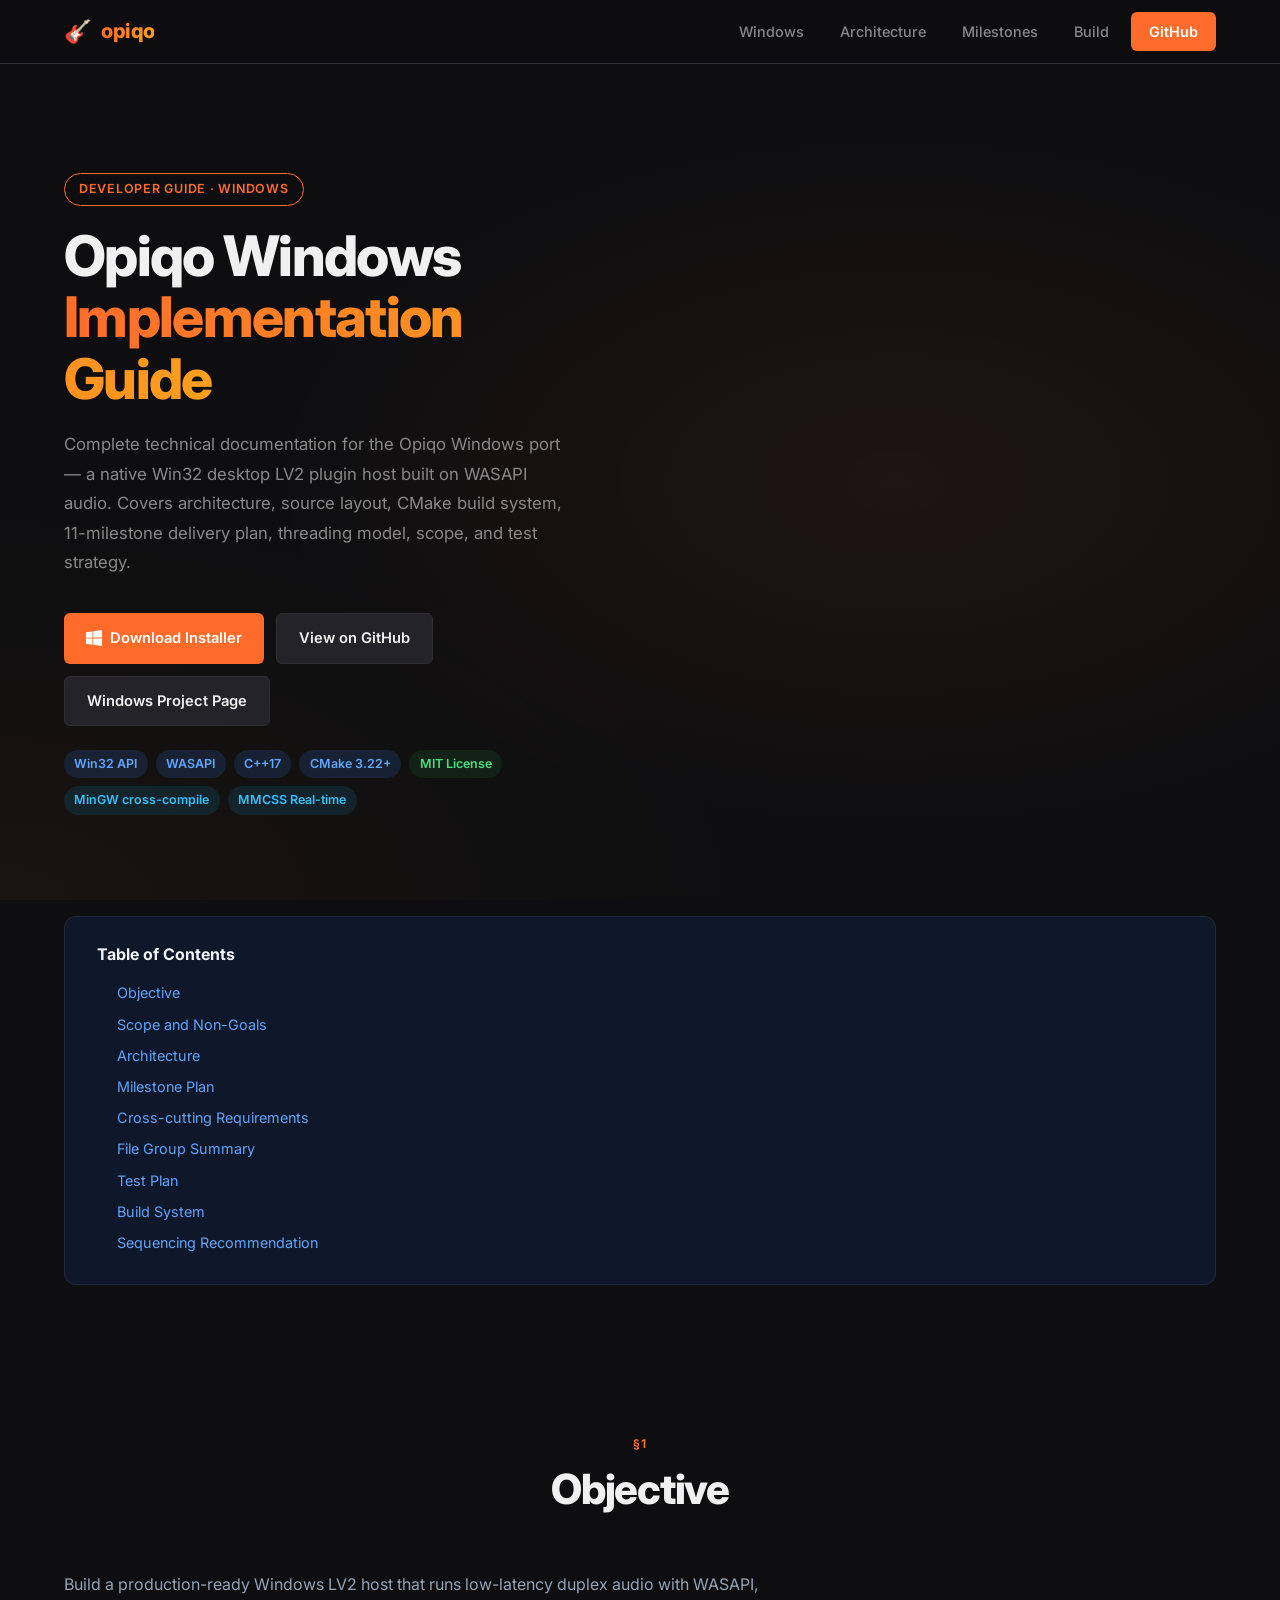
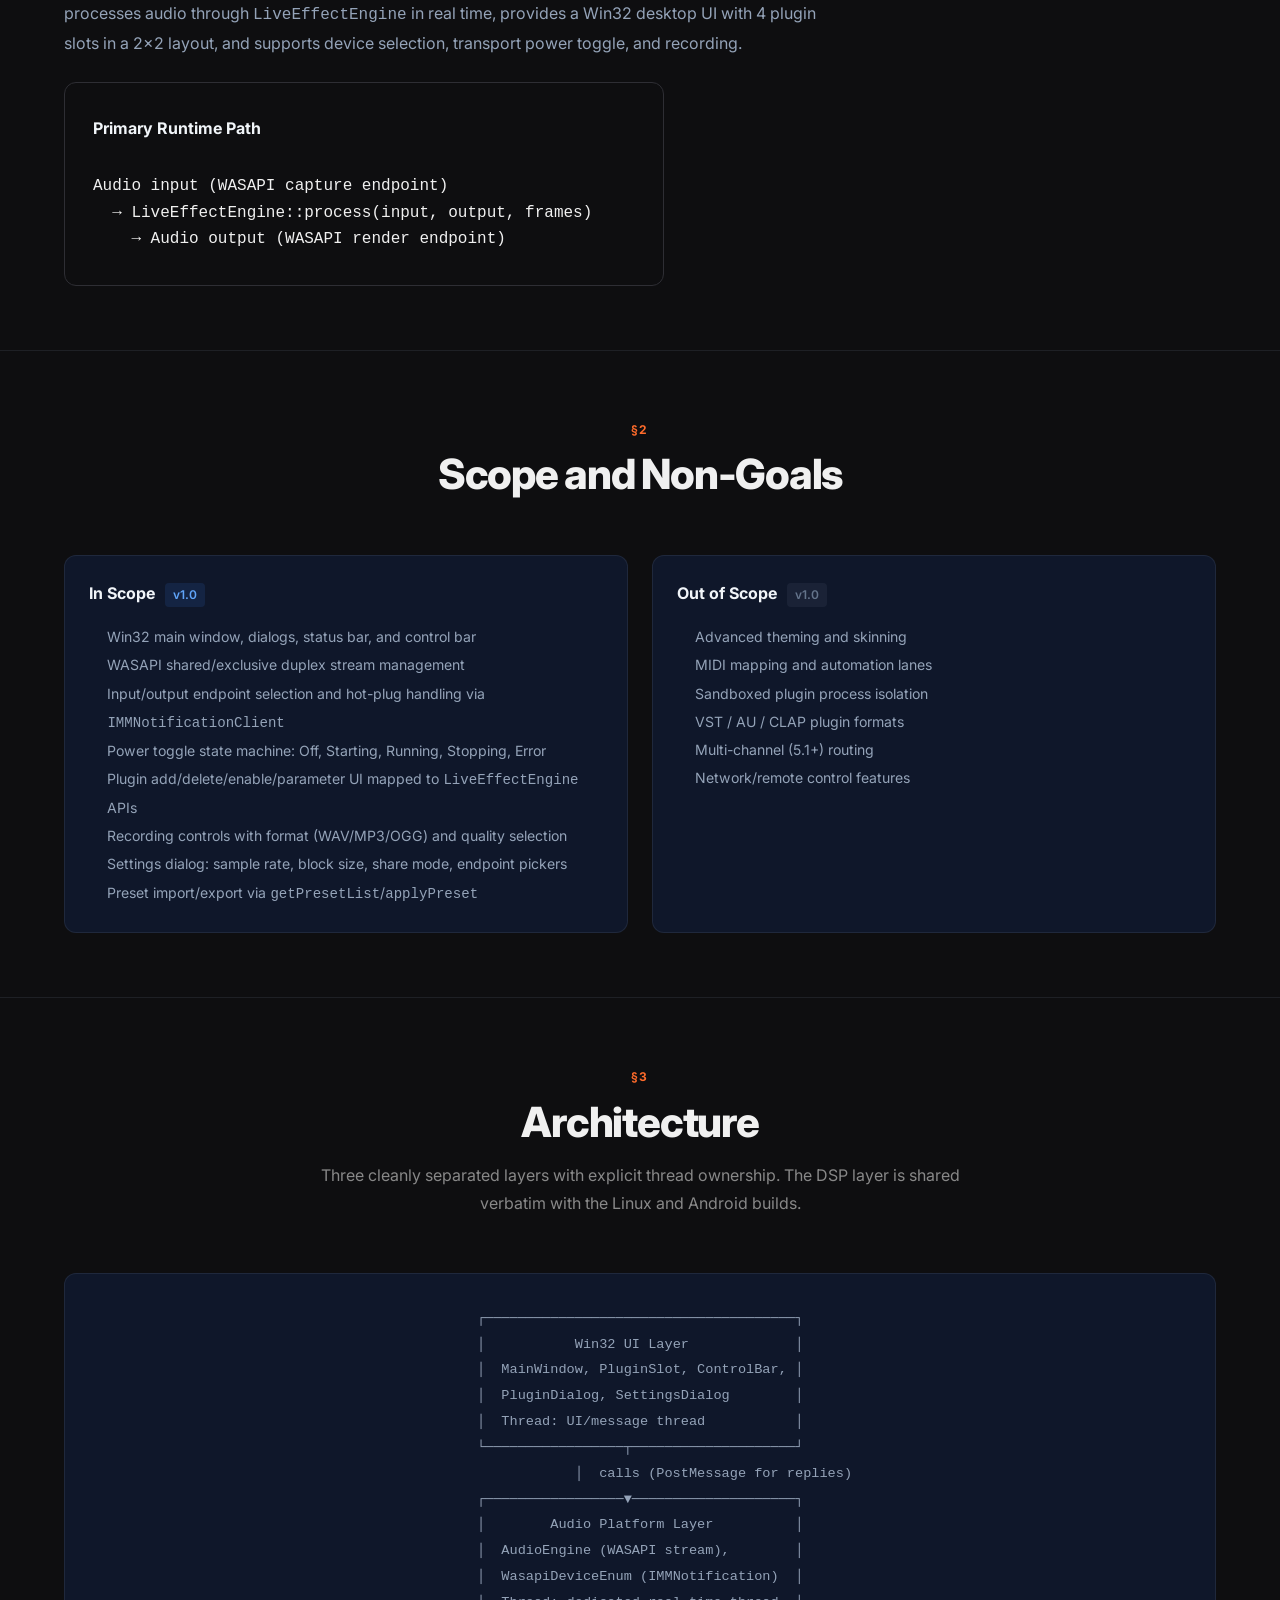
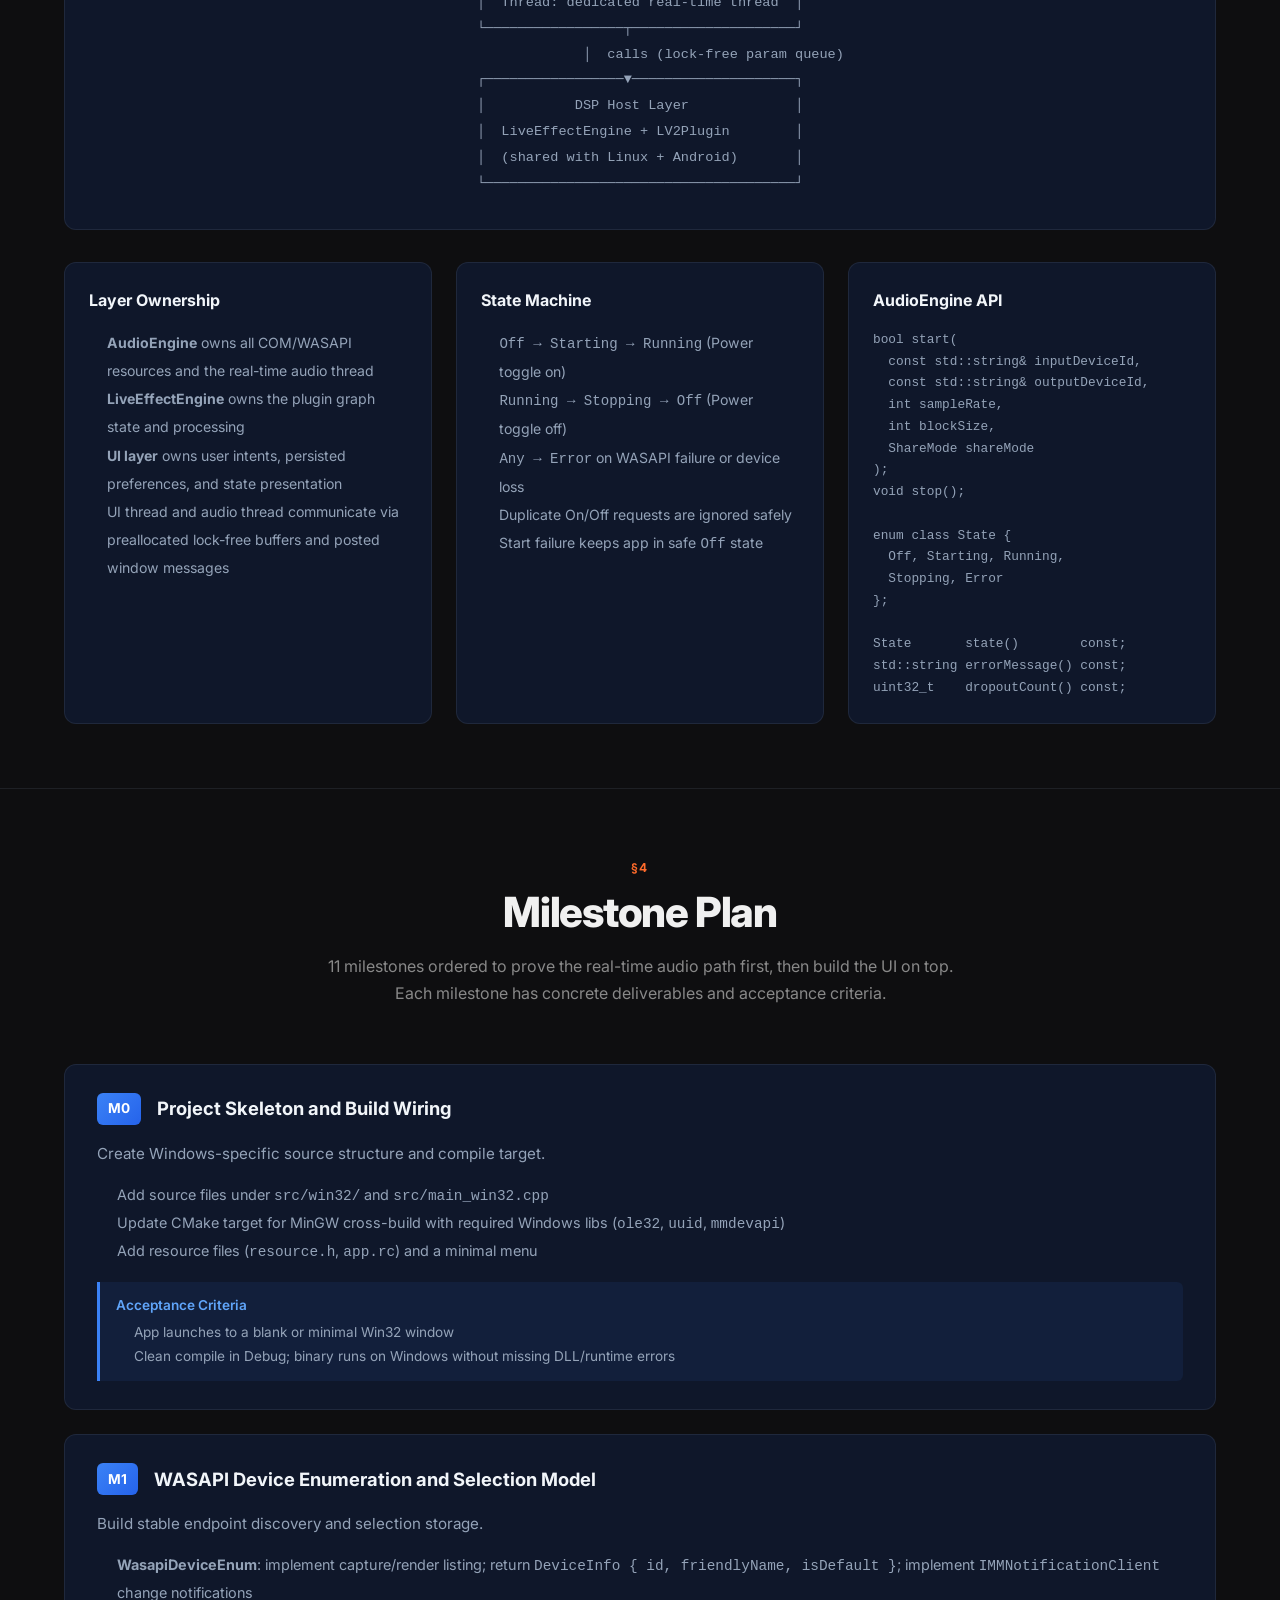
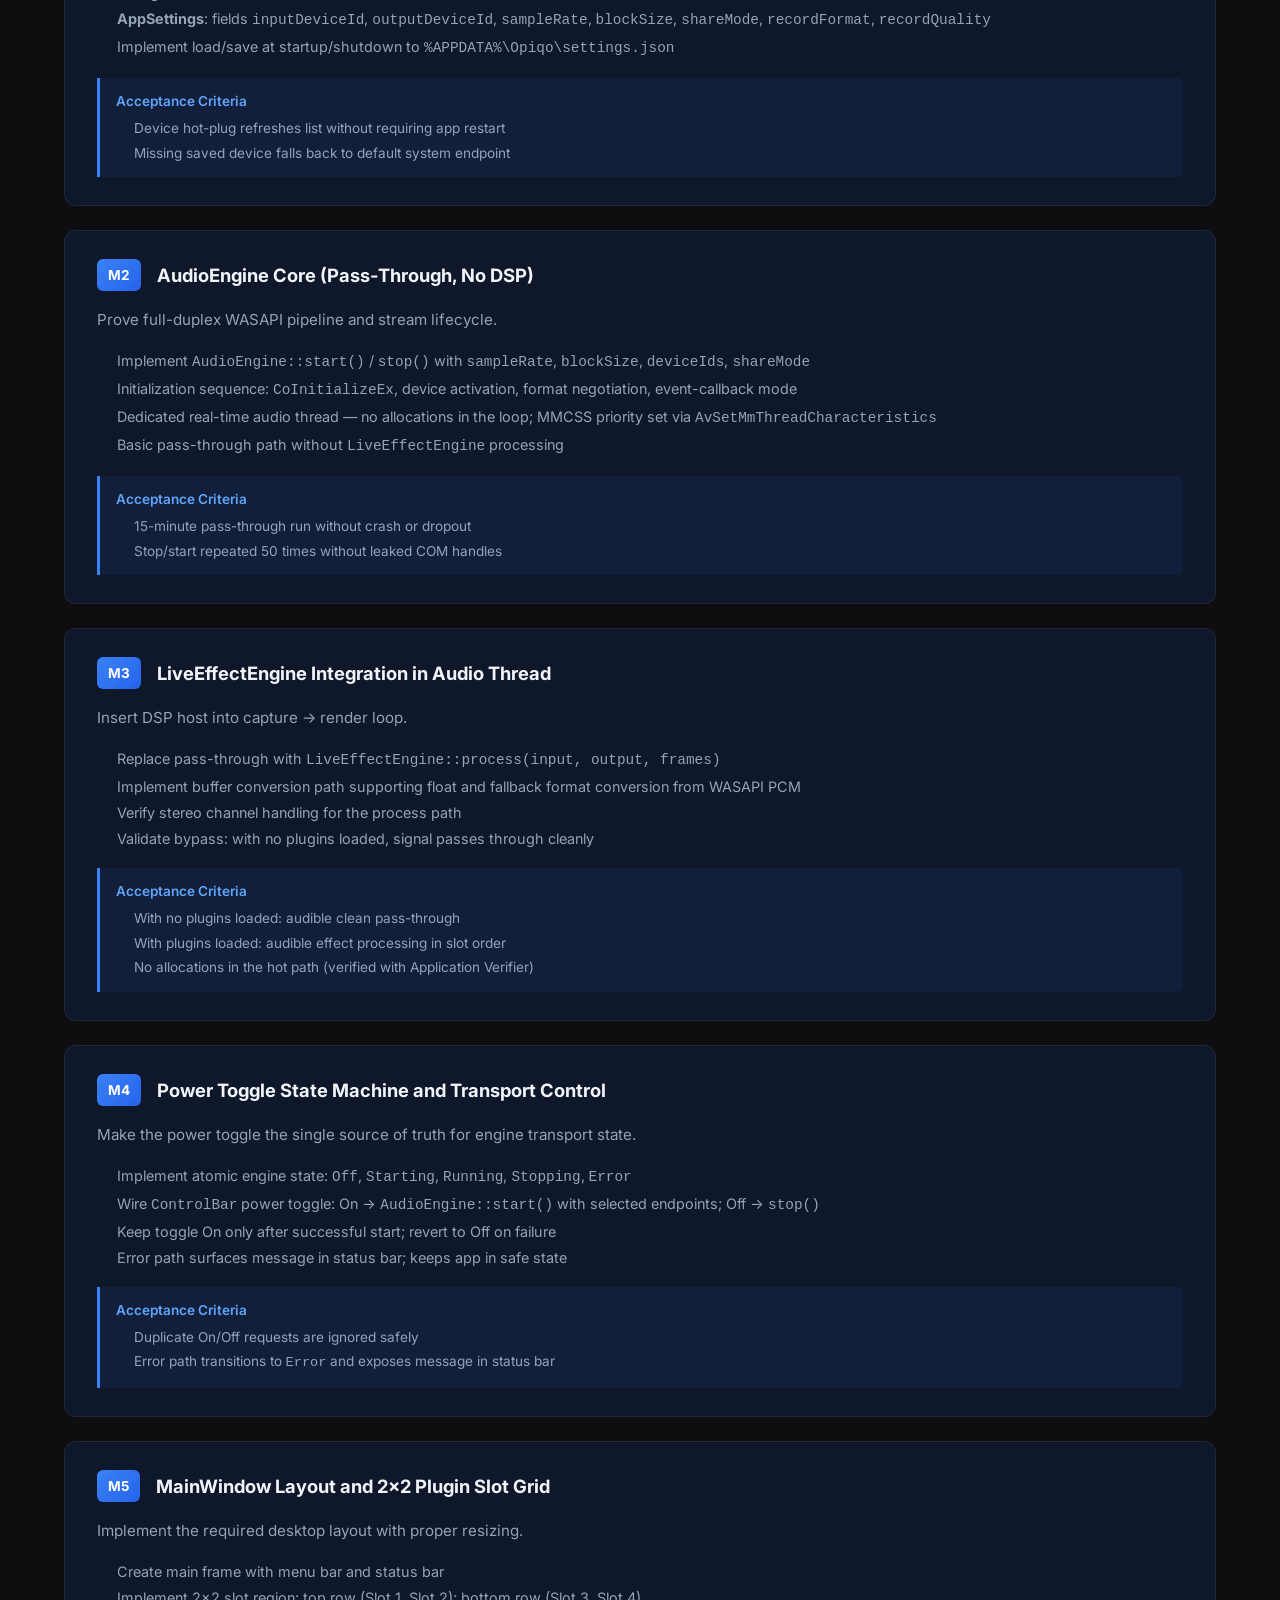
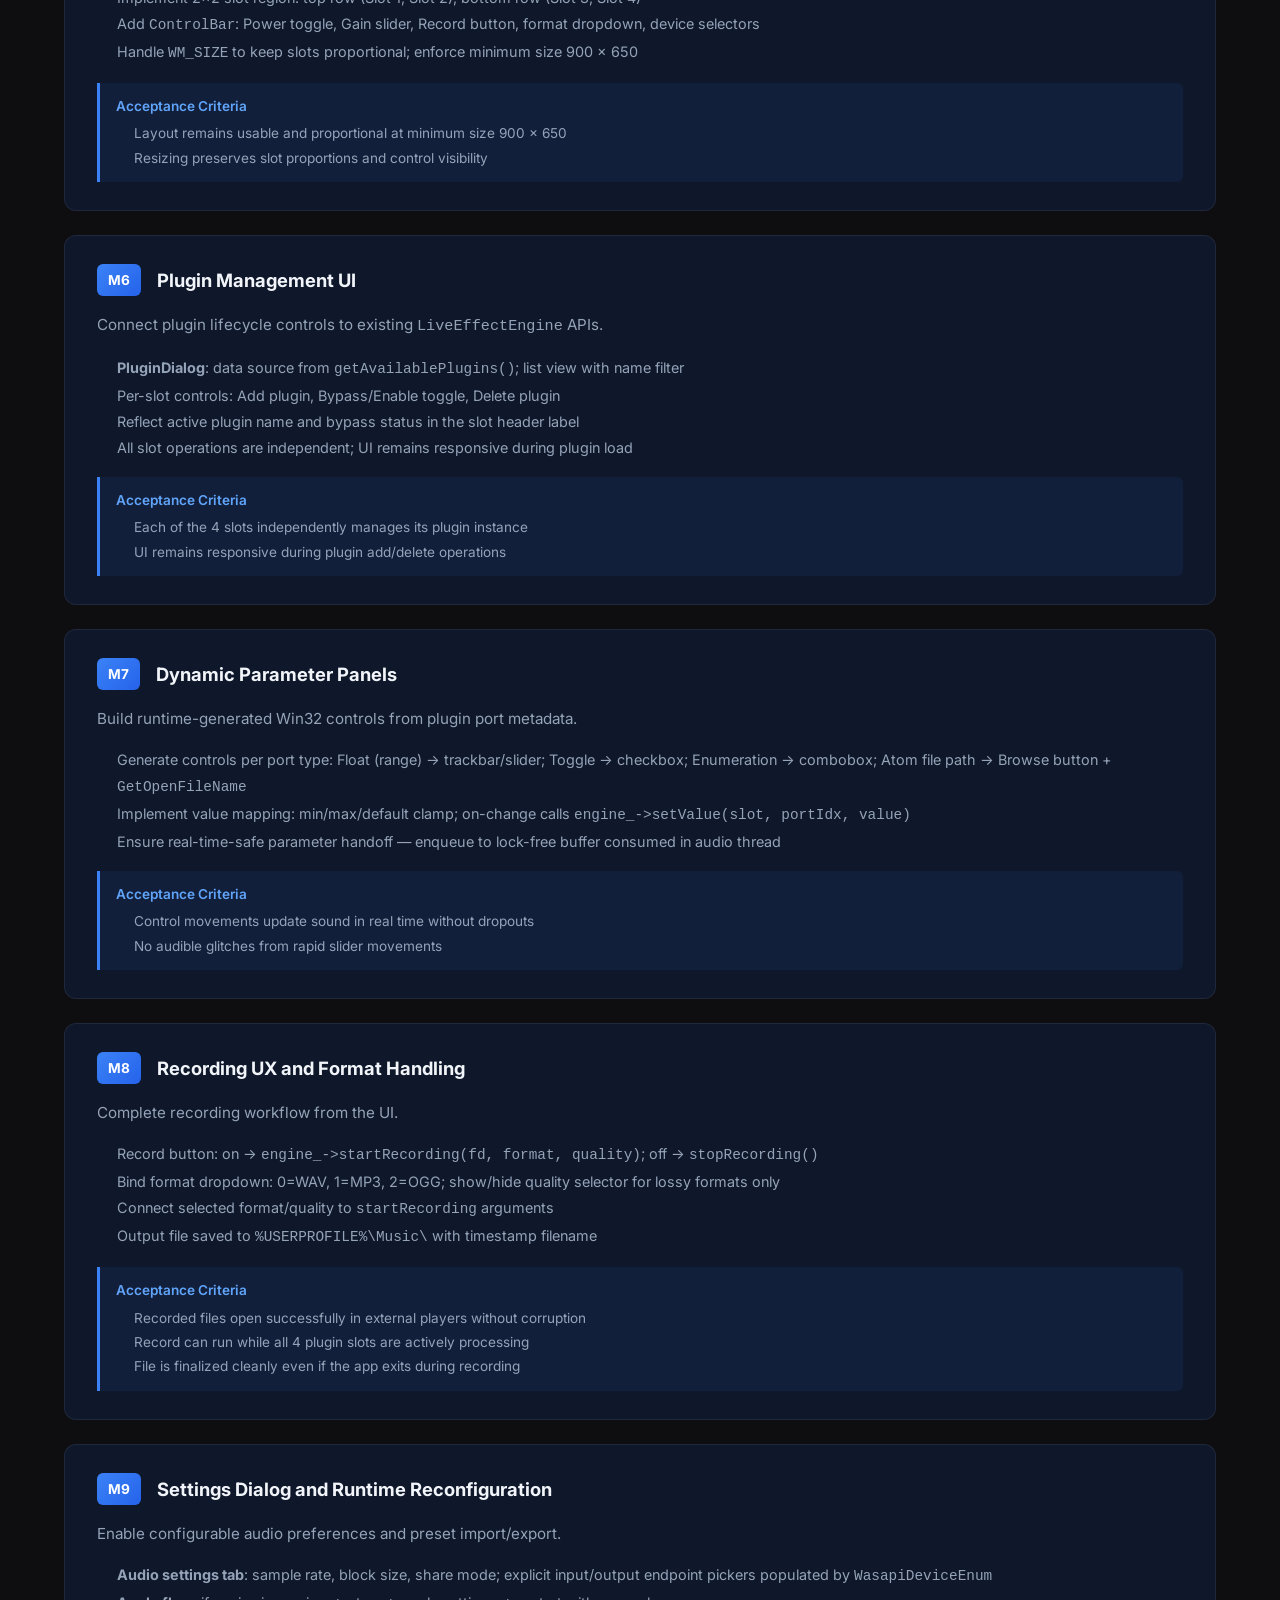
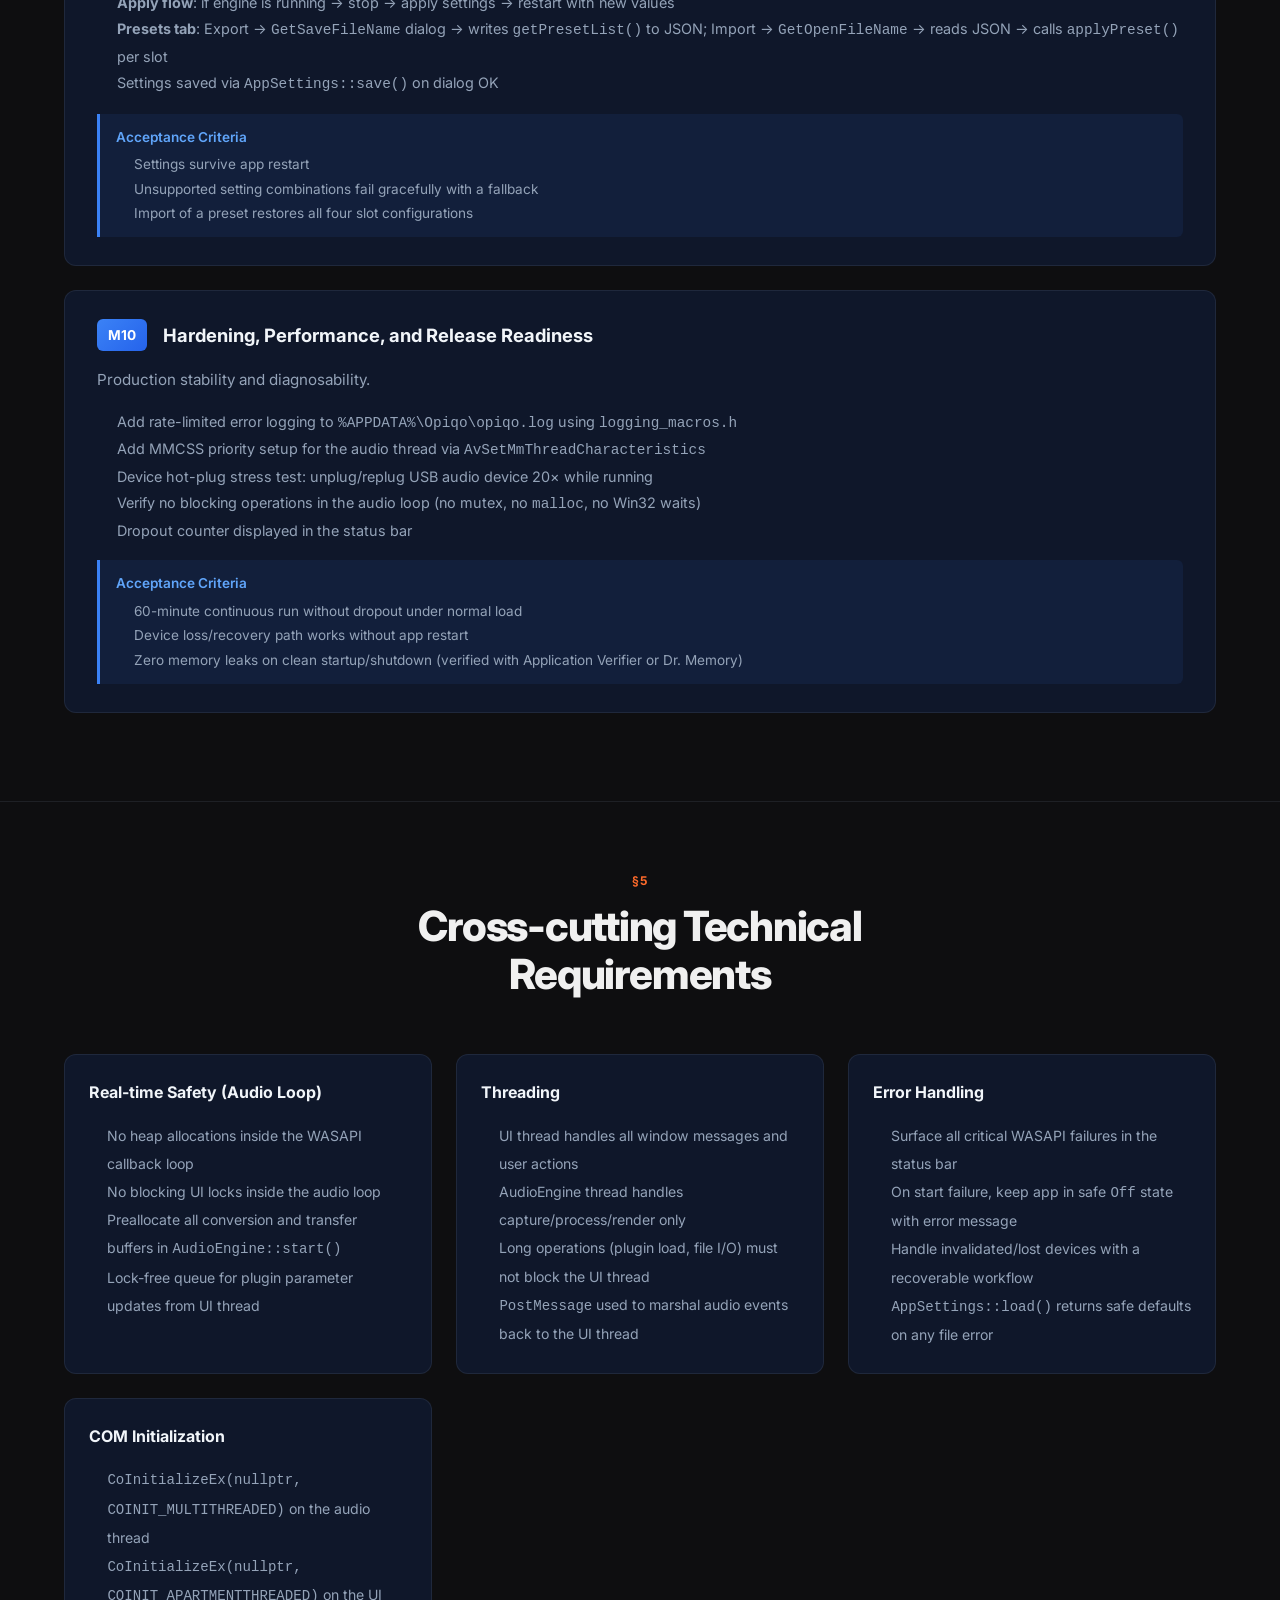
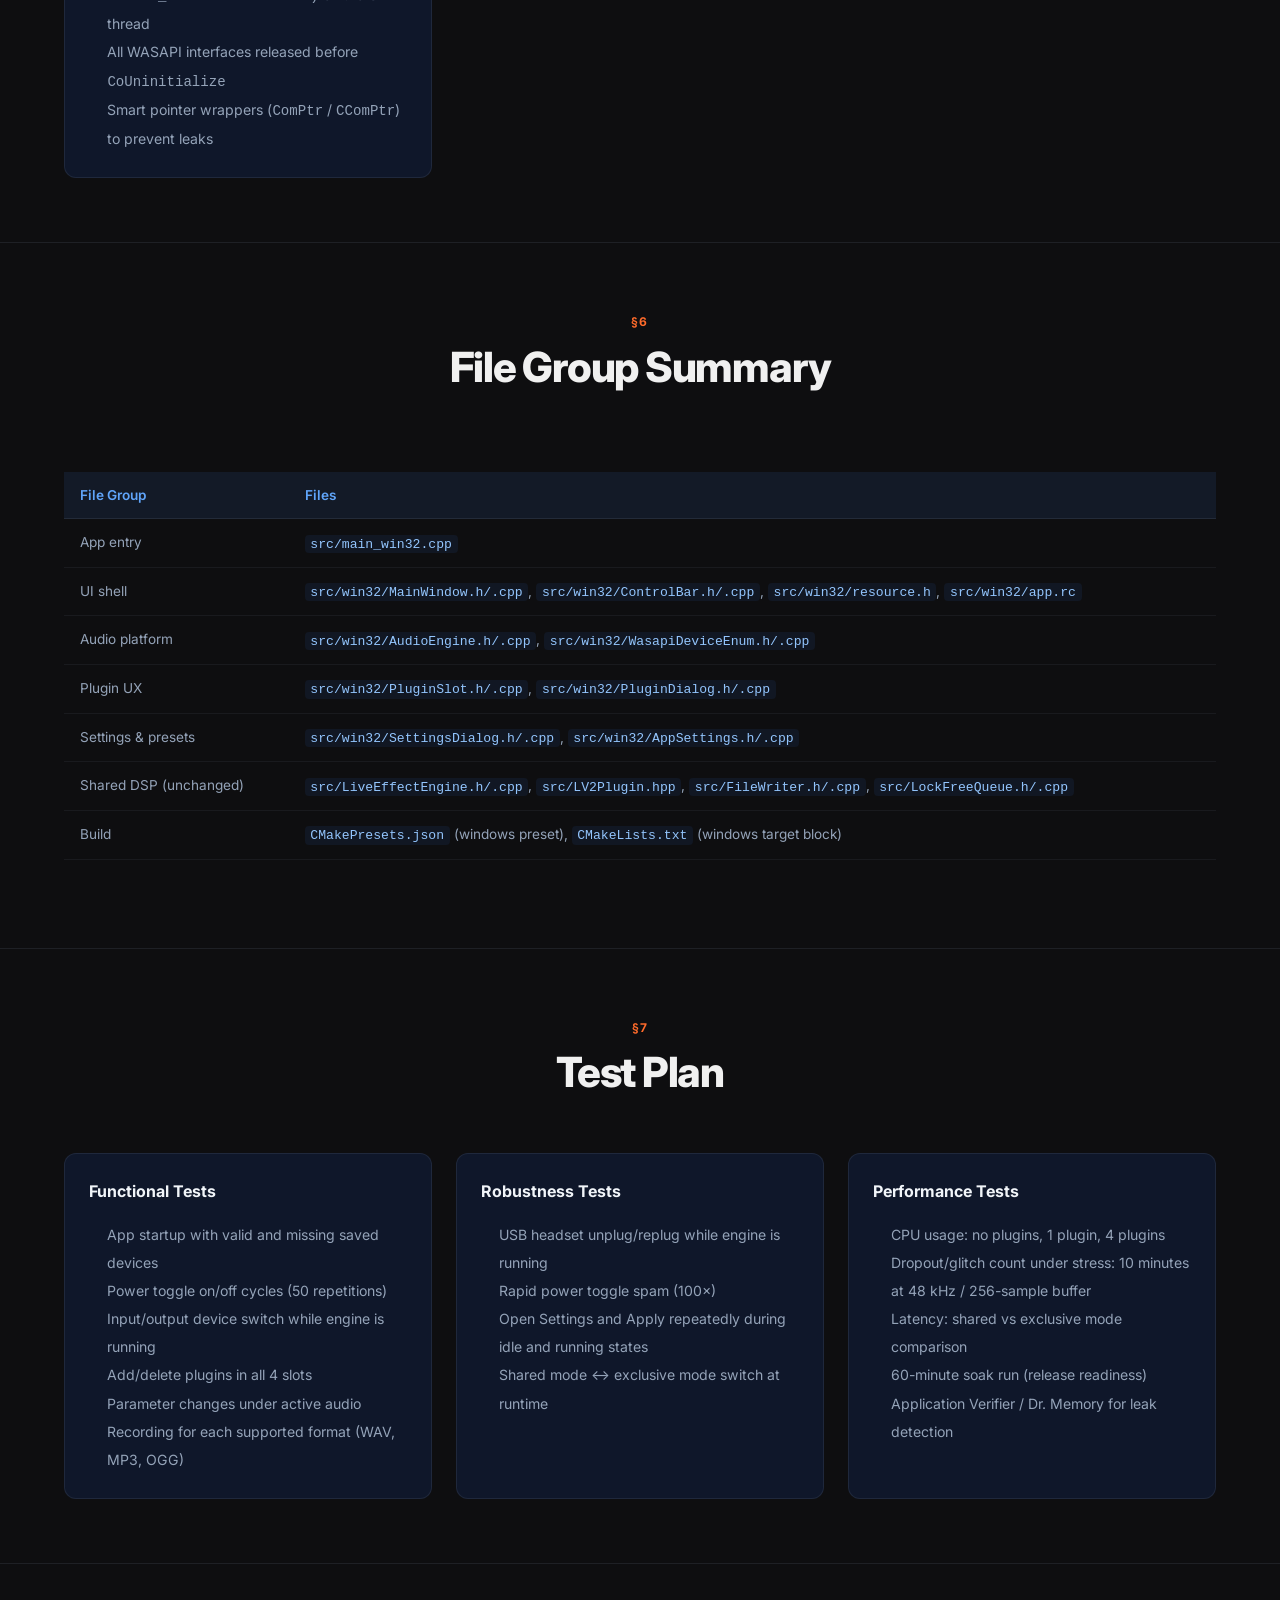
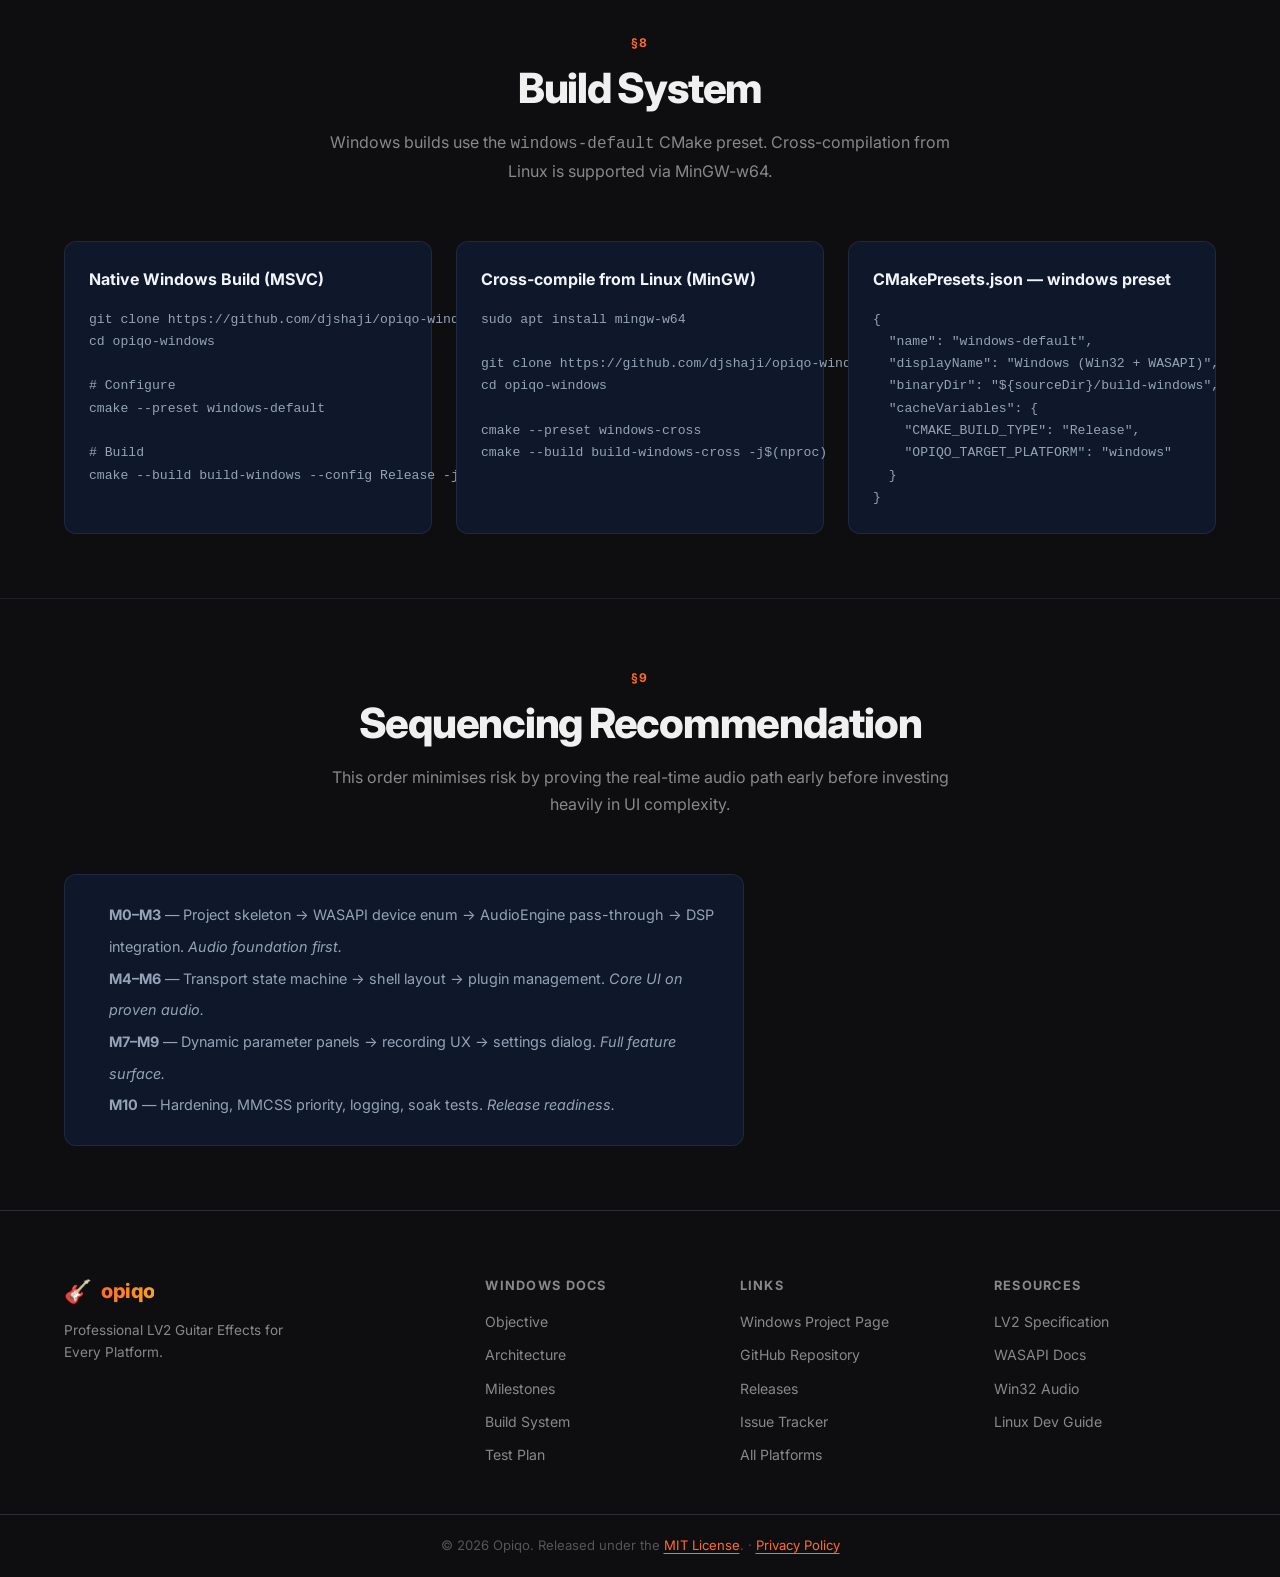
<file: windows/developer.html>
<!DOCTYPE html>
<html lang="en">
<head>
  <meta charset="UTF-8" />
  <meta name="viewport" content="width=device-width, initial-scale=1.0" />
  <meta name="description" content="Opiqo Windows Developer Guide — Architecture, build system, milestone plan, source layout, threading model, and test plan for the Win32 + WASAPI implementation." />
  <meta property="og:title" content="Opiqo Windows Developer Guide" />
  <meta property="og:description" content="Full developer documentation for the Opiqo Windows Win32 + WASAPI implementation. Architecture, milestones, source layout, and build instructions." />
  <meta property="og:type" content="website" />
  <title>Opiqo Windows — Developer Guide</title>
  <link rel="preconnect" href="https://fonts.googleapis.com" />
  <link rel="preconnect" href="https://fonts.gstatic.com" crossorigin />
  <link href="https://fonts.googleapis.com/css2?family=Inter:wght@400;500;600;700;800&display=swap" rel="stylesheet" />
  <link rel="stylesheet" href="../css/style.css" />
  <style>
    .dev-section { padding: 4rem 0; }
    .dev-section + .dev-section { border-top: 1px solid rgba(148,163,184,.12); }
    .milestone { background: var(--card-bg, #0f172a); border: 1px solid rgba(148,163,184,.12); border-radius: 12px; padding: 1.75rem 2rem; margin-bottom: 1.5rem; }
    .milestone__header { display: flex; align-items: center; gap: 1rem; margin-bottom: 1rem; }
    .milestone__num { background: linear-gradient(135deg, #3b82f6, #2563eb); color: #fff; font-weight: 700; font-size: .85rem; padding: .3rem .7rem; border-radius: 6px; flex-shrink: 0; }
    .milestone__title { font-size: 1.15rem; font-weight: 700; color: var(--text-primary, #f1f5f9); margin: 0; }
    .milestone__goal { color: var(--text-secondary, #94a3b8); margin: 0 0 1rem; font-size: .95rem; }
    .milestone__tasks { color: var(--text-secondary, #94a3b8); padding-left: 1.25rem; margin: 0; font-size: .9rem; line-height: 1.8; }
    .milestone__criteria { margin-top: 1rem; padding: .75rem 1rem; background: rgba(59,130,246,.08); border-left: 3px solid #3b82f6; border-radius: 0 6px 6px 0; }
    .milestone__criteria p { margin: 0 0 .25rem; font-size: .85rem; font-weight: 600; color: #60a5fa; }
    .milestone__criteria ul { margin: 0; padding-left: 1.1rem; color: var(--text-secondary, #94a3b8); font-size: .85rem; line-height: 1.8; }
    .arch-diagram { background: var(--card-bg, #0f172a); border: 1px solid rgba(148,163,184,.12); border-radius: 12px; padding: 2rem; text-align: center; font-family: 'JetBrains Mono', 'Fira Code', 'Courier New', monospace; font-size: .85rem; line-height: 1.9; color: var(--text-secondary, #94a3b8); white-space: pre; overflow-x: auto; }
    .file-table { width: 100%; border-collapse: collapse; margin: 1.5rem 0; }
    .file-table th { text-align: left; padding: .75rem 1rem; background: rgba(59,130,246,.1); color: #60a5fa; font-size: .85rem; font-weight: 600; border-bottom: 1px solid rgba(148,163,184,.12); }
    .file-table td { padding: .75rem 1rem; border-bottom: 1px solid rgba(148,163,184,.08); color: var(--text-secondary, #94a3b8); font-size: .85rem; vertical-align: top; }
    .file-table td code { font-size: .82rem; background: rgba(59,130,246,.08); padding: .1rem .35rem; border-radius: 4px; color: #93c5fd; }
    .dev-grid { display: grid; grid-template-columns: repeat(auto-fit, minmax(280px, 1fr)); gap: 1.5rem; }
    .req-card { background: var(--card-bg, #0f172a); border: 1px solid rgba(148,163,184,.12); border-radius: 12px; padding: 1.5rem; }
    .req-card h3 { color: var(--text-primary, #f1f5f9); font-size: 1rem; font-weight: 700; margin: 0 0 1rem; }
    .req-card ul { margin: 0; padding-left: 1.15rem; color: var(--text-secondary, #94a3b8); font-size: .88rem; line-height: 2; }
    .badge-row { display: flex; flex-wrap: wrap; gap: .5rem; margin-bottom: 1.5rem; }
    .badge { display: inline-block; padding: .25rem .65rem; border-radius: 20px; font-size: .78rem; font-weight: 600; }
    .badge--blue { background: rgba(59,130,246,.15); color: #60a5fa; }
    .badge--green { background: rgba(34,197,94,.1); color: #4ade80; }
    .badge--sky { background: rgba(14,165,233,.12); color: #38bdf8; }
    .toc { background: var(--card-bg, #0f172a); border: 1px solid rgba(148,163,184,.12); border-radius: 12px; padding: 1.5rem 2rem; margin-bottom: 3rem; }
    .toc h2 { font-size: 1rem; font-weight: 700; color: var(--text-primary, #f1f5f9); margin: 0 0 .75rem; }
    .toc ol { margin: 0; padding-left: 1.25rem; }
    .toc li { margin: .3rem 0; }
    .toc a { color: #60a5fa; text-decoration: none; font-size: .9rem; }
    .toc a:hover { text-decoration: underline; }
    .scope-tag { display: inline-block; font-size: .75rem; font-weight: 600; padding: .15rem .5rem; border-radius: 4px; margin-left: .4rem; background: rgba(59,130,246,.12); color: #60a5fa; vertical-align: middle; }
    .scope-tag--out { background: rgba(148,163,184,.08); color: #64748b; }
  </style>
</head>
<body>

  <!-- ===== NAVBAR ===== -->
  <header class="navbar" id="navbar">
    <div class="container navbar__inner">
      <a href="../index.html" class="navbar__logo" aria-label="Opiqo home">
        <span class="logo-icon" aria-hidden="true">🎸</span>
        <span class="logo-text">opiqo</span>
      </a>
      <nav class="navbar__nav" id="navMenu" aria-label="Main navigation">
        <a href="index.html" class="nav-link">Windows</a>
        <a href="#architecture" class="nav-link">Architecture</a>
        <a href="#milestones" class="nav-link">Milestones</a>
        <a href="#build" class="nav-link">Build</a>
        <a href="https://github.com/djshaji/opiqo-windows" class="nav-link nav-link--cta" target="_blank" rel="noopener noreferrer">GitHub</a>
      </nav>
      <button class="navbar__hamburger" id="hamburgerBtn" aria-label="Toggle navigation" aria-expanded="false" aria-controls="navMenu">
        <span></span><span></span><span></span>
      </button>
    </div>
  </header>

  <main>

    <!-- ===== HERO ===== -->
    <section class="hero" id="hero" style="padding-bottom: 2rem;">
      <div class="container hero__inner">
        <div class="hero__text">
          <span class="hero__badge">Developer Guide · Windows</span>
          <h1 class="hero__title">Opiqo Windows<br /><span class="gradient-text">Implementation Guide</span></h1>
          <p class="hero__sub">Complete technical documentation for the Opiqo Windows port — a native Win32 desktop LV2 plugin host built on WASAPI audio. Covers architecture, source layout, CMake build system, 11-milestone delivery plan, threading model, scope, and test strategy.</p>
          <div class="hero__ctas">
            <a href="https://github.com/djshaji/opiqo-windows/releases/download/30/opiqo-setup.exe" class="btn btn--primary">
              <svg class="btn__icon" aria-hidden="true" viewBox="0 0 24 24" fill="currentColor"><path d="M0 3.449L9.75 2.1v9.451H0m10.949-9.602L24 0v11.4H10.949M0 12.6h9.75v9.451L0 20.699M10.949 12.6H24V24l-12.9-1.801"/></svg>
              Download Installer
            </a>
            <a href="https://github.com/djshaji/opiqo-windows" class="btn btn--secondary" target="_blank" rel="noopener noreferrer">View on GitHub</a>
            <a href="index.html" class="btn btn--secondary">Windows Project Page</a>
          </div>
          <div class="badge-row" style="margin-top: 1.5rem;">
            <span class="badge badge--blue">Win32 API</span>
            <span class="badge badge--blue">WASAPI</span>
            <span class="badge badge--blue">C++17</span>
            <span class="badge badge--blue">CMake 3.22+</span>
            <span class="badge badge--green">MIT License</span>
            <span class="badge badge--sky">MinGW cross-compile</span>
            <span class="badge badge--sky">MMCSS Real-time</span>
          </div>
        </div>
      </div>
    </section>

    <!-- ===== TABLE OF CONTENTS ===== -->
    <section style="padding: 1rem 0 2rem;">
      <div class="container">
        <div class="toc">
          <h2>Table of Contents</h2>
          <ol>
            <li><a href="#objective">Objective</a></li>
            <li><a href="#scope">Scope and Non-Goals</a></li>
            <li><a href="#architecture">Architecture</a></li>
            <li><a href="#milestones">Milestone Plan</a></li>
            <li><a href="#requirements">Cross-cutting Requirements</a></li>
            <li><a href="#file-summary">File Group Summary</a></li>
            <li><a href="#tests">Test Plan</a></li>
            <li><a href="#build">Build System</a></li>
            <li><a href="#sequencing">Sequencing Recommendation</a></li>
          </ol>
        </div>
      </div>
    </section>

    <!-- ===== OBJECTIVE ===== -->
    <section class="dev-section" id="objective">
      <div class="container">
        <div class="section__header reveal">
          <span class="section__eyebrow">§1</span>
          <h2 class="section__title">Objective</h2>
        </div>
        <p style="color: var(--text-secondary, #94a3b8); max-width: 760px; line-height: 1.8; font-size: 1rem;">
          Build a production-ready Windows LV2 host that runs low-latency duplex audio with WASAPI, processes audio through <code>LiveEffectEngine</code> in real time, provides a Win32 desktop UI with 4 plugin slots in a 2×2 layout, and supports device selection, transport power toggle, and recording.
        </p>
        <div class="download-card reveal" style="max-width: 600px; margin-top: 1.5rem;">
          <h3 style="color: var(--text-primary, #f1f5f9); margin: 0 0 .75rem; font-size: 1rem;">Primary Runtime Path</h3>
          <pre><code>Audio input (WASAPI capture endpoint)
  → LiveEffectEngine::process(input, output, frames)
    → Audio output (WASAPI render endpoint)</code></pre>
        </div>
      </div>
    </section>

    <!-- ===== SCOPE ===== -->
    <section class="dev-section" id="scope">
      <div class="container">
        <div class="section__header reveal">
          <span class="section__eyebrow">§2</span>
          <h2 class="section__title">Scope and Non-Goals</h2>
        </div>
        <div class="dev-grid reveal">
          <div class="req-card">
            <h3>In Scope <span class="scope-tag">v1.0</span></h3>
            <ul>
              <li>Win32 main window, dialogs, status bar, and control bar</li>
              <li>WASAPI shared/exclusive duplex stream management</li>
              <li>Input/output endpoint selection and hot-plug handling via <code>IMMNotificationClient</code></li>
              <li>Power toggle state machine: Off, Starting, Running, Stopping, Error</li>
              <li>Plugin add/delete/enable/parameter UI mapped to <code>LiveEffectEngine</code> APIs</li>
              <li>Recording controls with format (WAV/MP3/OGG) and quality selection</li>
              <li>Settings dialog: sample rate, block size, share mode, endpoint pickers</li>
              <li>Preset import/export via <code>getPresetList</code>/<code>applyPreset</code></li>
            </ul>
          </div>
          <div class="req-card">
            <h3>Out of Scope <span class="scope-tag scope-tag--out">v1.0</span></h3>
            <ul>
              <li>Advanced theming and skinning</li>
              <li>MIDI mapping and automation lanes</li>
              <li>Sandboxed plugin process isolation</li>
              <li>VST / AU / CLAP plugin formats</li>
              <li>Multi-channel (5.1+) routing</li>
              <li>Network/remote control features</li>
            </ul>
          </div>
        </div>
      </div>
    </section>

    <!-- ===== ARCHITECTURE ===== -->
    <section class="dev-section" id="architecture">
      <div class="container">
        <div class="section__header reveal">
          <span class="section__eyebrow">§3</span>
          <h2 class="section__title">Architecture</h2>
          <p class="section__desc">Three cleanly separated layers with explicit thread ownership. The DSP layer is shared verbatim with the Linux and Android builds.</p>
        </div>

        <div class="arch-diagram reveal">┌──────────────────────────────────────┐
│           Win32 UI Layer             │
│  MainWindow, PluginSlot, ControlBar, │
│  PluginDialog, SettingsDialog        │
│  Thread: UI/message thread           │
└─────────────────┬────────────────────┘
                  │  calls (PostMessage for replies)
┌─────────────────▼────────────────────┐
│        Audio Platform Layer          │
│  AudioEngine (WASAPI stream),        │
│  WasapiDeviceEnum (IMMNotification)  │
│  Thread: dedicated real-time thread  │
└─────────────────┬────────────────────┘
                  │  calls (lock-free param queue)
┌─────────────────▼────────────────────┐
│           DSP Host Layer             │
│  LiveEffectEngine + LV2Plugin        │
│  (shared with Linux + Android)       │
└──────────────────────────────────────┘</div>

        <div class="dev-grid reveal" style="margin-top: 2rem;">
          <div class="req-card">
            <h3>Layer Ownership</h3>
            <ul>
              <li><strong>AudioEngine</strong> owns all COM/WASAPI resources and the real-time audio thread</li>
              <li><strong>LiveEffectEngine</strong> owns the plugin graph state and processing</li>
              <li><strong>UI layer</strong> owns user intents, persisted preferences, and state presentation</li>
              <li>UI thread and audio thread communicate via preallocated lock-free buffers and posted window messages</li>
            </ul>
          </div>
          <div class="req-card">
            <h3>State Machine</h3>
            <ul>
              <li><code>Off → Starting → Running</code> (Power toggle on)</li>
              <li><code>Running → Stopping → Off</code> (Power toggle off)</li>
              <li><code>Any → Error</code> on WASAPI failure or device loss</li>
              <li>Duplicate On/Off requests are ignored safely</li>
              <li>Start failure keeps app in safe <code>Off</code> state</li>
            </ul>
          </div>
          <div class="req-card">
            <h3>AudioEngine API</h3>
            <pre style="font-size: .8rem; line-height: 1.7; color: #94a3b8; margin: 0;"><code>bool start(
  const std::string&amp; inputDeviceId,
  const std::string&amp; outputDeviceId,
  int sampleRate,
  int blockSize,
  ShareMode shareMode
);
void stop();

enum class State {
  Off, Starting, Running,
  Stopping, Error
};

State       state()        const;
std::string errorMessage() const;
uint32_t    dropoutCount() const;</code></pre>
          </div>
        </div>
      </div>
    </section>

    <!-- ===== MILESTONES ===== -->
    <section class="dev-section" id="milestones">
      <div class="container">
        <div class="section__header reveal">
          <span class="section__eyebrow">§4</span>
          <h2 class="section__title">Milestone Plan</h2>
          <p class="section__desc">11 milestones ordered to prove the real-time audio path first, then build the UI on top. Each milestone has concrete deliverables and acceptance criteria.</p>
        </div>

        <div class="milestone reveal">
          <div class="milestone__header">
            <span class="milestone__num">M0</span>
            <h3 class="milestone__title">Project Skeleton and Build Wiring</h3>
          </div>
          <p class="milestone__goal">Create Windows-specific source structure and compile target.</p>
          <ul class="milestone__tasks">
            <li>Add source files under <code>src/win32/</code> and <code>src/main_win32.cpp</code></li>
            <li>Update CMake target for MinGW cross-build with required Windows libs (<code>ole32</code>, <code>uuid</code>, <code>mmdevapi</code>)</li>
            <li>Add resource files (<code>resource.h</code>, <code>app.rc</code>) and a minimal menu</li>
          </ul>
          <div class="milestone__criteria">
            <p>Acceptance Criteria</p>
            <ul>
              <li>App launches to a blank or minimal Win32 window</li>
              <li>Clean compile in Debug; binary runs on Windows without missing DLL/runtime errors</li>
            </ul>
          </div>
        </div>

        <div class="milestone reveal">
          <div class="milestone__header">
            <span class="milestone__num">M1</span>
            <h3 class="milestone__title">WASAPI Device Enumeration and Selection Model</h3>
          </div>
          <p class="milestone__goal">Build stable endpoint discovery and selection storage.</p>
          <ul class="milestone__tasks">
            <li><strong>WasapiDeviceEnum</strong>: implement capture/render listing; return <code>DeviceInfo { id, friendlyName, isDefault }</code>; implement <code>IMMNotificationClient</code> change notifications</li>
            <li><strong>AppSettings</strong>: fields <code>inputDeviceId</code>, <code>outputDeviceId</code>, <code>sampleRate</code>, <code>blockSize</code>, <code>shareMode</code>, <code>recordFormat</code>, <code>recordQuality</code></li>
            <li>Implement load/save at startup/shutdown to <code>%APPDATA%\Opiqo\settings.json</code></li>
          </ul>
          <div class="milestone__criteria">
            <p>Acceptance Criteria</p>
            <ul>
              <li>Device hot-plug refreshes list without requiring app restart</li>
              <li>Missing saved device falls back to default system endpoint</li>
            </ul>
          </div>
        </div>

        <div class="milestone reveal">
          <div class="milestone__header">
            <span class="milestone__num">M2</span>
            <h3 class="milestone__title">AudioEngine Core (Pass-Through, No DSP)</h3>
          </div>
          <p class="milestone__goal">Prove full-duplex WASAPI pipeline and stream lifecycle.</p>
          <ul class="milestone__tasks">
            <li>Implement <code>AudioEngine::start()</code> / <code>stop()</code> with <code>sampleRate</code>, <code>blockSize</code>, <code>deviceIds</code>, <code>shareMode</code></li>
            <li>Initialization sequence: <code>CoInitializeEx</code>, device activation, format negotiation, event-callback mode</li>
            <li>Dedicated real-time audio thread — no allocations in the loop; MMCSS priority set via <code>AvSetMmThreadCharacteristics</code></li>
            <li>Basic pass-through path without <code>LiveEffectEngine</code> processing</li>
          </ul>
          <div class="milestone__criteria">
            <p>Acceptance Criteria</p>
            <ul>
              <li>15-minute pass-through run without crash or dropout</li>
              <li>Stop/start repeated 50 times without leaked COM handles</li>
            </ul>
          </div>
        </div>

        <div class="milestone reveal">
          <div class="milestone__header">
            <span class="milestone__num">M3</span>
            <h3 class="milestone__title">LiveEffectEngine Integration in Audio Thread</h3>
          </div>
          <p class="milestone__goal">Insert DSP host into capture → render loop.</p>
          <ul class="milestone__tasks">
            <li>Replace pass-through with <code>LiveEffectEngine::process(input, output, frames)</code></li>
            <li>Implement buffer conversion path supporting float and fallback format conversion from WASAPI PCM</li>
            <li>Verify stereo channel handling for the process path</li>
            <li>Validate bypass: with no plugins loaded, signal passes through cleanly</li>
          </ul>
          <div class="milestone__criteria">
            <p>Acceptance Criteria</p>
            <ul>
              <li>With no plugins loaded: audible clean pass-through</li>
              <li>With plugins loaded: audible effect processing in slot order</li>
              <li>No allocations in the hot path (verified with Application Verifier)</li>
            </ul>
          </div>
        </div>

        <div class="milestone reveal">
          <div class="milestone__header">
            <span class="milestone__num">M4</span>
            <h3 class="milestone__title">Power Toggle State Machine and Transport Control</h3>
          </div>
          <p class="milestone__goal">Make the power toggle the single source of truth for engine transport state.</p>
          <ul class="milestone__tasks">
            <li>Implement atomic engine state: <code>Off</code>, <code>Starting</code>, <code>Running</code>, <code>Stopping</code>, <code>Error</code></li>
            <li>Wire <code>ControlBar</code> power toggle: On → <code>AudioEngine::start()</code> with selected endpoints; Off → <code>stop()</code></li>
            <li>Keep toggle On only after successful start; revert to Off on failure</li>
            <li>Error path surfaces message in status bar; keeps app in safe state</li>
          </ul>
          <div class="milestone__criteria">
            <p>Acceptance Criteria</p>
            <ul>
              <li>Duplicate On/Off requests are ignored safely</li>
              <li>Error path transitions to <code>Error</code> and exposes message in status bar</li>
            </ul>
          </div>
        </div>

        <div class="milestone reveal">
          <div class="milestone__header">
            <span class="milestone__num">M5</span>
            <h3 class="milestone__title">MainWindow Layout and 2×2 Plugin Slot Grid</h3>
          </div>
          <p class="milestone__goal">Implement the required desktop layout with proper resizing.</p>
          <ul class="milestone__tasks">
            <li>Create main frame with menu bar and status bar</li>
            <li>Implement 2×2 slot region: top row (Slot 1, Slot 2); bottom row (Slot 3, Slot 4)</li>
            <li>Add <code>ControlBar</code>: Power toggle, Gain slider, Record button, format dropdown, device selectors</li>
            <li>Handle <code>WM_SIZE</code> to keep slots proportional; enforce minimum size 900 × 650</li>
          </ul>
          <div class="milestone__criteria">
            <p>Acceptance Criteria</p>
            <ul>
              <li>Layout remains usable and proportional at minimum size 900 × 650</li>
              <li>Resizing preserves slot proportions and control visibility</li>
            </ul>
          </div>
        </div>

        <div class="milestone reveal">
          <div class="milestone__header">
            <span class="milestone__num">M6</span>
            <h3 class="milestone__title">Plugin Management UI</h3>
          </div>
          <p class="milestone__goal">Connect plugin lifecycle controls to existing <code>LiveEffectEngine</code> APIs.</p>
          <ul class="milestone__tasks">
            <li><strong>PluginDialog</strong>: data source from <code>getAvailablePlugins()</code>; list view with name filter</li>
            <li>Per-slot controls: Add plugin, Bypass/Enable toggle, Delete plugin</li>
            <li>Reflect active plugin name and bypass status in the slot header label</li>
            <li>All slot operations are independent; UI remains responsive during plugin load</li>
          </ul>
          <div class="milestone__criteria">
            <p>Acceptance Criteria</p>
            <ul>
              <li>Each of the 4 slots independently manages its plugin instance</li>
              <li>UI remains responsive during plugin add/delete operations</li>
            </ul>
          </div>
        </div>

        <div class="milestone reveal">
          <div class="milestone__header">
            <span class="milestone__num">M7</span>
            <h3 class="milestone__title">Dynamic Parameter Panels</h3>
          </div>
          <p class="milestone__goal">Build runtime-generated Win32 controls from plugin port metadata.</p>
          <ul class="milestone__tasks">
            <li>Generate controls per port type: Float (range) → trackbar/slider; Toggle → checkbox; Enumeration → combobox; Atom file path → Browse button + <code>GetOpenFileName</code></li>
            <li>Implement value mapping: min/max/default clamp; on-change calls <code>engine_-&gt;setValue(slot, portIdx, value)</code></li>
            <li>Ensure real-time-safe parameter handoff — enqueue to lock-free buffer consumed in audio thread</li>
          </ul>
          <div class="milestone__criteria">
            <p>Acceptance Criteria</p>
            <ul>
              <li>Control movements update sound in real time without dropouts</li>
              <li>No audible glitches from rapid slider movements</li>
            </ul>
          </div>
        </div>

        <div class="milestone reveal">
          <div class="milestone__header">
            <span class="milestone__num">M8</span>
            <h3 class="milestone__title">Recording UX and Format Handling</h3>
          </div>
          <p class="milestone__goal">Complete recording workflow from the UI.</p>
          <ul class="milestone__tasks">
            <li>Record button: on → <code>engine_-&gt;startRecording(fd, format, quality)</code>; off → <code>stopRecording()</code></li>
            <li>Bind format dropdown: 0=WAV, 1=MP3, 2=OGG; show/hide quality selector for lossy formats only</li>
            <li>Connect selected format/quality to <code>startRecording</code> arguments</li>
            <li>Output file saved to <code>%USERPROFILE%\Music\</code> with timestamp filename</li>
          </ul>
          <div class="milestone__criteria">
            <p>Acceptance Criteria</p>
            <ul>
              <li>Recorded files open successfully in external players without corruption</li>
              <li>Record can run while all 4 plugin slots are actively processing</li>
              <li>File is finalized cleanly even if the app exits during recording</li>
            </ul>
          </div>
        </div>

        <div class="milestone reveal">
          <div class="milestone__header">
            <span class="milestone__num">M9</span>
            <h3 class="milestone__title">Settings Dialog and Runtime Reconfiguration</h3>
          </div>
          <p class="milestone__goal">Enable configurable audio preferences and preset import/export.</p>
          <ul class="milestone__tasks">
            <li><strong>Audio settings tab</strong>: sample rate, block size, share mode; explicit input/output endpoint pickers populated by <code>WasapiDeviceEnum</code></li>
            <li><strong>Apply flow</strong>: if engine is running → stop → apply settings → restart with new values</li>
            <li><strong>Presets tab</strong>: Export → <code>GetSaveFileName</code> dialog → writes <code>getPresetList()</code> to JSON; Import → <code>GetOpenFileName</code> → reads JSON → calls <code>applyPreset()</code> per slot</li>
            <li>Settings saved via <code>AppSettings::save()</code> on dialog OK</li>
          </ul>
          <div class="milestone__criteria">
            <p>Acceptance Criteria</p>
            <ul>
              <li>Settings survive app restart</li>
              <li>Unsupported setting combinations fail gracefully with a fallback</li>
              <li>Import of a preset restores all four slot configurations</li>
            </ul>
          </div>
        </div>

        <div class="milestone reveal">
          <div class="milestone__header">
            <span class="milestone__num">M10</span>
            <h3 class="milestone__title">Hardening, Performance, and Release Readiness</h3>
          </div>
          <p class="milestone__goal">Production stability and diagnosability.</p>
          <ul class="milestone__tasks">
            <li>Add rate-limited error logging to <code>%APPDATA%\Opiqo\opiqo.log</code> using <code>logging_macros.h</code></li>
            <li>Add MMCSS priority setup for the audio thread via <code>AvSetMmThreadCharacteristics</code></li>
            <li>Device hot-plug stress test: unplug/replug USB audio device 20× while running</li>
            <li>Verify no blocking operations in the audio loop (no mutex, no <code>malloc</code>, no Win32 waits)</li>
            <li>Dropout counter displayed in the status bar</li>
          </ul>
          <div class="milestone__criteria">
            <p>Acceptance Criteria</p>
            <ul>
              <li>60-minute continuous run without dropout under normal load</li>
              <li>Device loss/recovery path works without app restart</li>
              <li>Zero memory leaks on clean startup/shutdown (verified with Application Verifier or Dr. Memory)</li>
            </ul>
          </div>
        </div>
      </div>
    </section>

    <!-- ===== CROSS-CUTTING REQUIREMENTS ===== -->
    <section class="dev-section" id="requirements">
      <div class="container">
        <div class="section__header reveal">
          <span class="section__eyebrow">§5</span>
          <h2 class="section__title">Cross-cutting Technical Requirements</h2>
        </div>

        <div class="dev-grid reveal">
          <div class="req-card">
            <h3>Real-time Safety (Audio Loop)</h3>
            <ul>
              <li>No heap allocations inside the WASAPI callback loop</li>
              <li>No blocking UI locks inside the audio loop</li>
              <li>Preallocate all conversion and transfer buffers in <code>AudioEngine::start()</code></li>
              <li>Lock-free queue for plugin parameter updates from UI thread</li>
            </ul>
          </div>
          <div class="req-card">
            <h3>Threading</h3>
            <ul>
              <li>UI thread handles all window messages and user actions</li>
              <li>AudioEngine thread handles capture/process/render only</li>
              <li>Long operations (plugin load, file I/O) must not block the UI thread</li>
              <li><code>PostMessage</code> used to marshal audio events back to the UI thread</li>
            </ul>
          </div>
          <div class="req-card">
            <h3>Error Handling</h3>
            <ul>
              <li>Surface all critical WASAPI failures in the status bar</li>
              <li>On start failure, keep app in safe <code>Off</code> state with error message</li>
              <li>Handle invalidated/lost devices with a recoverable workflow</li>
              <li><code>AppSettings::load()</code> returns safe defaults on any file error</li>
            </ul>
          </div>
          <div class="req-card">
            <h3>COM Initialization</h3>
            <ul>
              <li><code>CoInitializeEx(nullptr, COINIT_MULTITHREADED)</code> on the audio thread</li>
              <li><code>CoInitializeEx(nullptr, COINIT_APARTMENTTHREADED)</code> on the UI thread</li>
              <li>All WASAPI interfaces released before <code>CoUninitialize</code></li>
              <li>Smart pointer wrappers (<code>ComPtr</code> / <code>CComPtr</code>) to prevent leaks</li>
            </ul>
          </div>
        </div>
      </div>
    </section>

    <!-- ===== FILE GROUP SUMMARY ===== -->
    <section class="dev-section" id="file-summary">
      <div class="container">
        <div class="section__header reveal">
          <span class="section__eyebrow">§6</span>
          <h2 class="section__title">File Group Summary</h2>
        </div>
        <div style="overflow-x: auto;">
          <table class="file-table reveal">
            <thead>
              <tr><th>File Group</th><th>Files</th></tr>
            </thead>
            <tbody>
              <tr><td>App entry</td><td><code>src/main_win32.cpp</code></td></tr>
              <tr><td>UI shell</td><td><code>src/win32/MainWindow.h/.cpp</code>, <code>src/win32/ControlBar.h/.cpp</code>, <code>src/win32/resource.h</code>, <code>src/win32/app.rc</code></td></tr>
              <tr><td>Audio platform</td><td><code>src/win32/AudioEngine.h/.cpp</code>, <code>src/win32/WasapiDeviceEnum.h/.cpp</code></td></tr>
              <tr><td>Plugin UX</td><td><code>src/win32/PluginSlot.h/.cpp</code>, <code>src/win32/PluginDialog.h/.cpp</code></td></tr>
              <tr><td>Settings &amp; presets</td><td><code>src/win32/SettingsDialog.h/.cpp</code>, <code>src/win32/AppSettings.h/.cpp</code></td></tr>
              <tr><td>Shared DSP (unchanged)</td><td><code>src/LiveEffectEngine.h/.cpp</code>, <code>src/LV2Plugin.hpp</code>, <code>src/FileWriter.h/.cpp</code>, <code>src/LockFreeQueue.h/.cpp</code></td></tr>
              <tr><td>Build</td><td><code>CMakePresets.json</code> (windows preset), <code>CMakeLists.txt</code> (windows target block)</td></tr>
            </tbody>
          </table>
        </div>
      </div>
    </section>

    <!-- ===== TEST PLAN ===== -->
    <section class="dev-section" id="tests">
      <div class="container">
        <div class="section__header reveal">
          <span class="section__eyebrow">§7</span>
          <h2 class="section__title">Test Plan</h2>
        </div>

        <div class="dev-grid reveal">
          <div class="req-card">
            <h3>Functional Tests</h3>
            <ul>
              <li>App startup with valid and missing saved devices</li>
              <li>Power toggle on/off cycles (50 repetitions)</li>
              <li>Input/output device switch while engine is running</li>
              <li>Add/delete plugins in all 4 slots</li>
              <li>Parameter changes under active audio</li>
              <li>Recording for each supported format (WAV, MP3, OGG)</li>
            </ul>
          </div>
          <div class="req-card">
            <h3>Robustness Tests</h3>
            <ul>
              <li>USB headset unplug/replug while engine is running</li>
              <li>Rapid power toggle spam (100×)</li>
              <li>Open Settings and Apply repeatedly during idle and running states</li>
              <li>Shared mode ↔ exclusive mode switch at runtime</li>
            </ul>
          </div>
          <div class="req-card">
            <h3>Performance Tests</h3>
            <ul>
              <li>CPU usage: no plugins, 1 plugin, 4 plugins</li>
              <li>Dropout/glitch count under stress: 10 minutes at 48 kHz / 256-sample buffer</li>
              <li>Latency: shared vs exclusive mode comparison</li>
              <li>60-minute soak run (release readiness)</li>
              <li>Application Verifier / Dr. Memory for leak detection</li>
            </ul>
          </div>
        </div>
      </div>
    </section>

    <!-- ===== BUILD SYSTEM ===== -->
    <section class="dev-section" id="build">
      <div class="container">
        <div class="section__header reveal">
          <span class="section__eyebrow">§8</span>
          <h2 class="section__title">Build System</h2>
          <p class="section__desc">Windows builds use the <code>windows-default</code> CMake preset. Cross-compilation from Linux is supported via MinGW-w64.</p>
        </div>

        <div class="dev-grid reveal">
          <div class="req-card">
            <h3>Native Windows Build (MSVC)</h3>
            <pre style="font-size: .82rem; line-height: 1.7; color: #94a3b8; margin: 0;"><code>git clone https://github.com/djshaji/opiqo-windows.git
cd opiqo-windows

# Configure
cmake --preset windows-default

# Build
cmake --build build-windows --config Release -j4</code></pre>
          </div>
          <div class="req-card">
            <h3>Cross-compile from Linux (MinGW)</h3>
            <pre style="font-size: .82rem; line-height: 1.7; color: #94a3b8; margin: 0;"><code>sudo apt install mingw-w64

git clone https://github.com/djshaji/opiqo-windows.git
cd opiqo-windows

cmake --preset windows-cross
cmake --build build-windows-cross -j$(nproc)</code></pre>
          </div>
          <div class="req-card">
            <h3>CMakePresets.json — windows preset</h3>
            <pre style="font-size: .82rem; line-height: 1.7; color: #94a3b8; margin: 0;"><code>{
  "name": "windows-default",
  "displayName": "Windows (Win32 + WASAPI)",
  "binaryDir": "${sourceDir}/build-windows",
  "cacheVariables": {
    "CMAKE_BUILD_TYPE": "Release",
    "OPIQO_TARGET_PLATFORM": "windows"
  }
}</code></pre>
          </div>
        </div>
      </div>
    </section>

    <!-- ===== SEQUENCING ===== -->
    <section class="dev-section" id="sequencing">
      <div class="container">
        <div class="section__header reveal">
          <span class="section__eyebrow">§9</span>
          <h2 class="section__title">Sequencing Recommendation</h2>
          <p class="section__desc">This order minimises risk by proving the real-time audio path early before investing heavily in UI complexity.</p>
        </div>
        <div class="req-card reveal" style="max-width: 680px;">
          <ol style="color: #94a3b8; font-size: .9rem; line-height: 2.2; padding-left: 1.25rem; margin: 0;">
            <li><strong>M0–M3</strong> — Project skeleton → WASAPI device enum → AudioEngine pass-through → DSP integration. <em>Audio foundation first.</em></li>
            <li><strong>M4–M6</strong> — Transport state machine → shell layout → plugin management. <em>Core UI on proven audio.</em></li>
            <li><strong>M7–M9</strong> — Dynamic parameter panels → recording UX → settings dialog. <em>Full feature surface.</em></li>
            <li><strong>M10</strong> — Hardening, MMCSS priority, logging, soak tests. <em>Release readiness.</em></li>
          </ol>
        </div>
      </div>
    </section>

  </main>

  <!-- ===== FOOTER ===== -->
  <footer class="footer">
    <div class="container footer__inner">
      <div class="footer__brand">
        <a href="../index.html" class="navbar__logo" aria-label="Opiqo home">
          <span class="logo-icon" aria-hidden="true">🎸</span>
          <span class="logo-text">opiqo</span>
        </a>
        <p class="footer__tagline">Professional LV2 Guitar Effects for Every Platform.</p>
      </div>
      <nav class="footer__nav" aria-label="Footer navigation">
        <div class="footer__col">
          <h4 class="footer__col-title">Windows Docs</h4>
          <a href="#objective" class="footer__link">Objective</a>
          <a href="#architecture" class="footer__link">Architecture</a>
          <a href="#milestones" class="footer__link">Milestones</a>
          <a href="#build" class="footer__link">Build System</a>
          <a href="#tests" class="footer__link">Test Plan</a>
        </div>
        <div class="footer__col">
          <h4 class="footer__col-title">Links</h4>
          <a href="index.html" class="footer__link">Windows Project Page</a>
          <a href="https://github.com/djshaji/opiqo-windows" class="footer__link" target="_blank" rel="noopener noreferrer">GitHub Repository</a>
          <a href="https://github.com/djshaji/opiqo-windows/releases" class="footer__link" target="_blank" rel="noopener noreferrer">Releases</a>
          <a href="https://github.com/djshaji/opiqo-windows/issues" class="footer__link" target="_blank" rel="noopener noreferrer">Issue Tracker</a>
          <a href="../index.html" class="footer__link">All Platforms</a>
        </div>
        <div class="footer__col">
          <h4 class="footer__col-title">Resources</h4>
          <a href="https://lv2plug.in/" class="footer__link" target="_blank" rel="noopener noreferrer">LV2 Specification</a>
          <a href="https://docs.microsoft.com/en-us/windows/win32/coreaudio/wasapi" class="footer__link" target="_blank" rel="noopener noreferrer">WASAPI Docs</a>
          <a href="https://docs.microsoft.com/en-us/windows/win32/wmformat/windows-media-format-sdk" class="footer__link" target="_blank" rel="noopener noreferrer">Win32 Audio</a>
          <a href="../linux/developer.html" class="footer__link">Linux Dev Guide</a>
        </div>
      </nav>
    </div>
    <div class="footer__bottom">
      <div class="container">
        <p>© 2026 Opiqo. Released under the <a href="https://github.com/djshaji/opiqo-windows/blob/main/LICENSE" class="link" target="_blank" rel="noopener noreferrer">MIT License</a>. · <a href="../privacy.html" class="link">Privacy Policy</a></p>
      </div>
    </div>
  </footer>

  <script src="../js/main.js"></script>
</body>
</html>
</file>
<file: css/style.css>
/* ============================================
   OPIQO — STYLE.CSS
   Dark guitar theme with electric orange accent
   ============================================ */

/* ---------- CSS Reset ---------- */
*, *::before, *::after { box-sizing: border-box; margin: 0; padding: 0; }
html { scroll-behavior: smooth; }
body {
  font-family: 'Inter', system-ui, sans-serif;
  background: var(--color-bg);
  color: var(--color-text);
  line-height: 1.65;
  -webkit-font-smoothing: antialiased;
}
img { display: block; max-width: 100%; height: auto; }
button { cursor: pointer; border: none; background: none; font-family: inherit; }
a { color: inherit; text-decoration: none; }
ul, ol { list-style: none; }
code, pre { font-family: 'Courier New', monospace; }

/* ---------- Custom Properties ---------- */
:root {
  --color-bg:       #0e0e10;
  --color-surface:  #1a1a1d;
  --color-surface2: #242428;
  --color-border:   #2e2e34;
  --color-accent:   #ff6b2b;
  --color-accent2:  #ff9f1c;
  --color-text:     #f0f0f0;
  --color-muted:    #888;
  --color-muted2:   #555;

  --radius-sm:  6px;
  --radius-md:  12px;
  --radius-lg:  20px;
  --radius-xl:  32px;

  --shadow-sm:  0 1px 3px rgba(0,0,0,.5);
  --shadow-md:  0 4px 16px rgba(0,0,0,.6);
  --shadow-lg:  0 8px 40px rgba(0,0,0,.7);

  --transition: 220ms ease;

  --navbar-h:   64px;
}

/* ---------- Utility ---------- */
.container {
  width: 100%;
  max-width: 1200px;
  margin-inline: auto;
  padding-inline: 24px;
}

.gradient-text {
  background: linear-gradient(90deg, var(--color-accent), var(--color-accent2));
  -webkit-background-clip: text;
  -webkit-text-fill-color: transparent;
  background-clip: text;
}

.link {
  color: var(--color-accent);
  text-decoration: underline;
  text-underline-offset: 3px;
}
.link:hover { color: var(--color-accent2); }

/* ---------- Reveal Animation ---------- */
.reveal {
  opacity: 0;
  transform: translateY(24px);
  transition: opacity 0.55s ease, transform 0.55s ease;
}
.reveal.visible {
  opacity: 1;
  transform: translateY(0);
}

/* ---------- NAVBAR ---------- */
.navbar {
  position: sticky;
  top: 0;
  z-index: 100;
  height: var(--navbar-h);
  background: rgba(14, 14, 16, 0.88);
  backdrop-filter: blur(12px);
  -webkit-backdrop-filter: blur(12px);
  border-bottom: 1px solid var(--color-border);
  transition: box-shadow var(--transition);
}
.navbar.scrolled { box-shadow: 0 2px 20px rgba(0,0,0,.5); }
.navbar__inner {
  height: 100%;
  display: flex;
  align-items: center;
  justify-content: space-between;
  gap: 24px;
}
.navbar__logo {
  display: flex;
  align-items: center;
  gap: 10px;
  font-weight: 800;
  font-size: 1.25rem;
  letter-spacing: -0.03em;
}
.logo-icon { font-size: 1.4rem; line-height: 1; }
.logo-text {
  background: linear-gradient(90deg, var(--color-accent), var(--color-accent2));
  -webkit-background-clip: text;
  -webkit-text-fill-color: transparent;
  background-clip: text;
}
.navbar__nav {
  display: flex;
  align-items: center;
  gap: 8px;
}
.nav-link {
  padding: 8px 14px;
  border-radius: var(--radius-sm);
  font-size: 0.9rem;
  font-weight: 500;
  color: var(--color-muted);
  transition: color var(--transition), background var(--transition);
}
.nav-link:hover { color: var(--color-text); background: var(--color-surface2); }
.nav-link--cta {
  background: var(--color-accent);
  color: #fff;
  font-weight: 600;
  padding: 8px 18px;
}
.nav-link--cta:hover { background: var(--color-accent2); color: #fff; }

.navbar__hamburger {
  display: none;
  flex-direction: column;
  gap: 5px;
  padding: 8px;
  border-radius: var(--radius-sm);
}
.navbar__hamburger span {
  display: block;
  width: 22px;
  height: 2px;
  background: var(--color-text);
  border-radius: 2px;
  transition: transform var(--transition), opacity var(--transition);
}
.navbar__hamburger[aria-expanded="true"] span:nth-child(1) { transform: translateY(7px) rotate(45deg); }
.navbar__hamburger[aria-expanded="true"] span:nth-child(2) { opacity: 0; }
.navbar__hamburger[aria-expanded="true"] span:nth-child(3) { transform: translateY(-7px) rotate(-45deg); }

/* ---------- HERO ---------- */
.hero {
  min-height: calc(100vh - var(--navbar-h));
  display: flex;
  align-items: center;
  padding-block: 80px 60px;
  background:
    radial-gradient(ellipse 70% 60% at 70% 50%, rgba(255,107,43,.07) 0%, transparent 70%),
    radial-gradient(ellipse 100% 80% at 0% 100%, rgba(255,159,28,.04) 0%, transparent 60%),
    var(--color-bg);
}
.hero__inner {
  display: grid;
  grid-template-columns: 1fr 1fr;
  gap: 64px;
  align-items: center;
}
.hero__badge {
  display: inline-block;
  padding: 5px 14px;
  border: 1px solid var(--color-accent);
  border-radius: 99px;
  font-size: 0.78rem;
  font-weight: 600;
  color: var(--color-accent);
  letter-spacing: 0.06em;
  text-transform: uppercase;
  margin-bottom: 20px;
}
.hero__title {
  font-size: clamp(2.2rem, 5vw, 3.5rem);
  font-weight: 800;
  line-height: 1.1;
  letter-spacing: -0.03em;
  margin-bottom: 20px;
}
.hero__sub {
  font-size: 1.05rem;
  color: var(--color-muted);
  max-width: 500px;
  margin-bottom: 36px;
  line-height: 1.75;
}
.hero__ctas {
  display: flex;
  flex-wrap: wrap;
  gap: 12px;
  margin-bottom: 20px;
}
.hero__note {
  font-size: 0.82rem;
  color: var(--color-muted2);
}
.hero__visual { position: relative; }
.hero__screenshot-wrap {
  position: relative;
  border-radius: var(--radius-lg);
  overflow: visible;
}
.hero__screenshot {
  width: 100%;
  border-radius: var(--radius-lg);
  border: 1px solid var(--color-border);
  background: var(--color-surface);
  aspect-ratio: 9/16;
  object-fit: cover;
  box-shadow: var(--shadow-lg), 0 0 80px rgba(255,107,43,.15);
}
.hero__badge-float {
  position: absolute;
  background: var(--color-surface);
  border: 1px solid var(--color-border);
  border-radius: var(--radius-sm);
  padding: 8px 14px;
  font-size: 0.8rem;
  font-weight: 600;
  white-space: nowrap;
  box-shadow: var(--shadow-md);
}
.hero__badge-float--plugins {
  bottom: 16%;
  left: -14%;
  color: var(--color-accent);
}
.hero__badge-float--rt {
  top: 12%;
  right: -10%;
  color: var(--color-accent2);
}

/* ---------- BUTTONS ---------- */
.btn {
  display: inline-flex;
  align-items: center;
  gap: 8px;
  padding: 12px 22px;
  border-radius: var(--radius-sm);
  font-size: 0.92rem;
  font-weight: 600;
  transition: background var(--transition), color var(--transition), transform var(--transition), box-shadow var(--transition);
  text-decoration: none;
}
.btn:active { transform: scale(0.97); }
.btn--primary {
  background: var(--color-accent);
  color: #fff;
}
.btn--primary:hover { background: var(--color-accent2); box-shadow: 0 4px 20px rgba(255,107,43,.4); }
.btn--secondary {
  background: var(--color-surface2);
  color: var(--color-text);
  border: 1px solid var(--color-border);
}
.btn--secondary:hover { background: var(--color-surface); border-color: var(--color-accent); }
.btn--ghost {
  background: transparent;
  color: var(--color-muted);
  border: 1px solid var(--color-border);
}
.btn--ghost:hover { color: var(--color-text); border-color: var(--color-muted2); }
.btn--full { width: 100%; justify-content: center; }
.btn__icon { width: 16px; height: 16px; flex-shrink: 0; }
.btn__soon { font-size: 0.75rem; font-weight: 400; opacity: 0.65; }

/* ---------- SECTIONS ---------- */
.section { padding-block: 96px; }
.section:nth-child(even) { background: var(--color-surface); }
.section__header {
  text-align: center;
  max-width: 640px;
  margin-inline: auto;
  margin-bottom: 56px;
}
.section__eyebrow {
  display: inline-block;
  font-size: 0.75rem;
  font-weight: 700;
  letter-spacing: 0.12em;
  text-transform: uppercase;
  color: var(--color-accent);
  margin-bottom: 12px;
}
.section__title {
  font-size: clamp(1.8rem, 4vw, 2.6rem);
  font-weight: 800;
  letter-spacing: -0.03em;
  line-height: 1.15;
  margin-bottom: 16px;
}
.section__desc {
  color: var(--color-muted);
  font-size: 1rem;
  line-height: 1.7;
}

/* ---------- FEATURES ---------- */
.features__grid {
  display: grid;
  grid-template-columns: repeat(3, 1fr);
  gap: 24px;
}
.feature-card {
  background: var(--color-surface);
  border: 1px solid var(--color-border);
  border-radius: var(--radius-md);
  padding: 32px 28px;
  transition: border-color var(--transition), box-shadow var(--transition), transform var(--transition);
}
.feature-card:hover {
  border-color: var(--color-accent);
  box-shadow: 0 0 0 1px var(--color-accent), var(--shadow-md);
  transform: translateY(-3px);
}
.feature-card__icon {
  width: 44px;
  height: 44px;
  color: var(--color-accent);
  margin-bottom: 18px;
}
.feature-card__icon svg { width: 100%; height: 100%; }
.feature-card__title {
  font-size: 1.05rem;
  font-weight: 700;
  margin-bottom: 10px;
  letter-spacing: -0.01em;
}
.feature-card__desc {
  font-size: 0.9rem;
  color: var(--color-muted);
  line-height: 1.65;
}

/* ---------- PLATFORMS / TABS ---------- */
.platforms { background: var(--color-bg); }
.tabs {
  display: flex;
  gap: 8px;
  justify-content: center;
  flex-wrap: wrap;
  margin-bottom: 36px;
}
.tab {
  display: flex;
  align-items: center;
  gap: 8px;
  padding: 10px 22px;
  border-radius: 99px;
  font-size: 0.9rem;
  font-weight: 600;
  color: var(--color-muted);
  border: 1px solid var(--color-border);
  background: var(--color-surface);
  transition: all var(--transition);
}
.tab:hover { color: var(--color-text); border-color: var(--color-muted2); }
.tab--active {
  background: var(--color-accent);
  color: #fff;
  border-color: var(--color-accent);
}
.tab__icon { width: 16px; height: 16px; flex-shrink: 0; }

.tab-panel { display: none; }
.tab-panel--active { display: block; animation: fadeIn 0.3s ease; }
@keyframes fadeIn { from { opacity: 0; transform: translateY(8px); } to { opacity: 1; transform: translateY(0); } }

.tab-panel__content {
  display: grid;
  grid-template-columns: 1fr 1fr;
  gap: 56px;
  align-items: center;
  background: var(--color-surface);
  border: 1px solid var(--color-border);
  border-radius: var(--radius-lg);
  padding: 48px;
}
.tab-panel__title {
  font-size: 1.6rem;
  font-weight: 800;
  letter-spacing: -0.03em;
  margin-bottom: 12px;
}
.tab-panel__desc {
  color: var(--color-muted);
  font-size: 0.95rem;
  line-height: 1.7;
  margin-bottom: 24px;
}
.tab-panel__list {
  display: flex;
  flex-direction: column;
  gap: 8px;
  margin-bottom: 24px;
}
.tab-panel__list li {
  font-size: 0.9rem;
  color: var(--color-text);
  padding-left: 20px;
  position: relative;
}
.tab-panel__list li::before {
  content: '';
  position: absolute;
  left: 0;
  top: 50%;
  transform: translateY(-50%);
  width: 8px;
  height: 8px;
  border-radius: 50%;
  background: var(--color-accent);
}
.tab-panel__reqs {
  font-size: 0.82rem;
  color: var(--color-muted);
  background: var(--color-bg);
  border: 1px solid var(--color-border);
  border-radius: var(--radius-sm);
  padding: 12px 16px;
  line-height: 1.6;
}
.tab-panel__reqs strong { color: var(--color-text); }
.tab-panel__screenshot img {
  width: 100%;
  border-radius: var(--radius-md);
  border: 1px solid var(--color-border);
  background: var(--color-surface2);
  aspect-ratio: 4/3;
  object-fit: cover;
  box-shadow: var(--shadow-lg);
}
/* Placeholder style when image src is missing */
img[src$=".png"]:not([src=""]) { color: transparent; }
img::after {
  content: attr(alt);
  display: flex;
  align-items: center;
  justify-content: center;
  padding: 12px;
  font-size: 0.8rem;
  color: var(--color-muted);
  background: var(--color-surface2);
  width: 100%;
  height: 100%;
  text-align: center;
}

/* ---------- HOW IT WORKS ---------- */
.how-it-works { background: var(--color-surface); overflow: hidden; }
.steps {
  display: grid;
  grid-template-columns: repeat(4, 1fr);
  gap: 24px;
  position: relative;
}
.steps::before {
  content: '';
  position: absolute;
  top: 52px;
  left: calc(12.5% + 24px);
  right: calc(12.5% + 24px);
  height: 2px;
  background: linear-gradient(90deg, var(--color-accent), var(--color-accent2));
  opacity: 0.35;
  pointer-events: none;
}
.step {
  text-align: center;
  padding: 32px 20px;
  background: var(--color-bg);
  border-radius: var(--radius-md);
  border: 1px solid var(--color-border);
  position: relative;
}
.step__number {
  position: absolute;
  top: -14px;
  left: 50%;
  transform: translateX(-50%);
  background: var(--color-accent);
  color: #fff;
  font-size: 0.7rem;
  font-weight: 800;
  letter-spacing: 0.08em;
  width: 28px;
  height: 28px;
  border-radius: 50%;
  display: flex;
  align-items: center;
  justify-content: center;
}
.step__icon {
  width: 48px;
  height: 48px;
  color: var(--color-accent);
  margin-inline: auto;
  margin-top: 12px;
  margin-bottom: 16px;
}
.step__icon svg { width: 100%; height: 100%; }
.step__title {
  font-size: 1rem;
  font-weight: 700;
  margin-bottom: 10px;
  letter-spacing: -0.01em;
}
.step__desc {
  font-size: 0.85rem;
  color: var(--color-muted);
  line-height: 1.65;
}

/* ---------- PLUGINS ---------- */
.plugins { background: var(--color-bg); }
.plugin-filters {
  display: flex;
  flex-wrap: wrap;
  gap: 10px;
  justify-content: center;
  margin-bottom: 40px;
}
.filter-btn {
  padding: 8px 18px;
  border-radius: 99px;
  font-size: 0.85rem;
  font-weight: 600;
  color: var(--color-muted);
  border: 1px solid var(--color-border);
  background: var(--color-surface);
  transition: all var(--transition);
}
.filter-btn:hover { color: var(--color-text); border-color: var(--color-muted2); }
.filter-btn--active {
  background: var(--color-accent);
  color: #fff;
  border-color: var(--color-accent);
}

.plugin-grid {
  display: grid;
  grid-template-columns: repeat(auto-fill, minmax(200px, 1fr));
  gap: 12px;
}
.plugin-card {
  background: var(--color-surface);
  border: 1px solid var(--color-border);
  border-radius: var(--radius-sm);
  padding: 14px 16px;
  display: flex;
  flex-direction: column;
  gap: 4px;
  transition: border-color var(--transition), transform var(--transition);
}
.plugin-card:hover { border-color: var(--color-accent); transform: translateY(-2px); }
.plugin-card.hidden { display: none; }
.plugin-card__name {
  font-size: 0.88rem;
  font-weight: 600;
  color: var(--color-text);
  letter-spacing: -0.01em;
}
.plugin-card__type {
  font-size: 0.75rem;
  color: var(--color-accent);
  text-transform: uppercase;
  letter-spacing: 0.08em;
  font-weight: 500;
}

/* ---------- DOWNLOAD ---------- */
.download { background: var(--color-surface); }
.download-grid {
  display: grid;
  grid-template-columns: repeat(3, 1fr);
  gap: 24px;
  margin-bottom: 40px;
}
.download-card {
  background: var(--color-bg);
  border: 1px solid var(--color-border);
  border-radius: var(--radius-md);
  padding: 32px 28px;
  display: flex;
  flex-direction: column;
  gap: 20px;
  transition: border-color var(--transition), box-shadow var(--transition);
}
.download-card:hover { border-color: var(--color-accent); box-shadow: 0 0 0 1px var(--color-accent), var(--shadow-md); }
.download-card__header {
  display: flex;
  align-items: center;
  gap: 14px;
}
.download-card__icon {
  width: 36px;
  height: 36px;
  color: var(--color-accent);
  flex-shrink: 0;
}
.download-card__title {
  font-size: 1.25rem;
  font-weight: 800;
  letter-spacing: -0.02em;
}
.download-card__reqs {
  display: flex;
  flex-direction: column;
  gap: 6px;
  flex: 1;
}
.download-card__reqs li {
  font-size: 0.85rem;
  color: var(--color-muted);
  padding-left: 16px;
  position: relative;
}
.download-card__reqs li::before {
  content: '✓';
  position: absolute;
  left: 0;
  color: var(--color-accent2);
  font-size: 0.75rem;
}
.download-card__actions {
  display: flex;
  flex-direction: column;
  gap: 8px;
}
.download-card__build details {
  font-size: 0.82rem;
  color: var(--color-muted);
}
.download-card__build summary {
  cursor: pointer;
  user-select: none;
  color: var(--color-muted);
  font-weight: 500;
  padding: 4px 0;
}
.download-card__build summary:hover { color: var(--color-text); }
.download-card__build pre {
  background: var(--color-surface2);
  border: 1px solid var(--color-border);
  border-radius: var(--radius-sm);
  padding: 12px 14px;
  margin-top: 10px;
  overflow-x: auto;
  font-size: 0.78rem;
  line-height: 1.6;
  color: var(--color-text);
}

.download__oss-note {
  text-align: center;
  font-size: 0.9rem;
  color: var(--color-muted);
}

/* ---------- FOOTER ---------- */
.footer {
  background: var(--color-bg);
  border-top: 1px solid var(--color-border);
  padding-top: 64px;
}
.footer__inner {
  display: grid;
  grid-template-columns: 1fr 2fr;
  gap: 56px;
  padding-bottom: 48px;
}
.footer__tagline {
  font-size: 0.85rem;
  color: var(--color-muted);
  margin-top: 12px;
  max-width: 220px;
  line-height: 1.6;
}
.footer__nav {
  display: grid;
  grid-template-columns: repeat(3, 1fr);
  gap: 32px;
}
.footer__col { display: flex; flex-direction: column; gap: 10px; }
.footer__col-title {
  font-size: 0.8rem;
  font-weight: 700;
  text-transform: uppercase;
  letter-spacing: 0.1em;
  color: var(--color-muted);
  margin-bottom: 4px;
}
.footer__link {
  font-size: 0.88rem;
  color: var(--color-muted);
  transition: color var(--transition);
}
.footer__link:hover { color: var(--color-text); }
.footer__bottom {
  border-top: 1px solid var(--color-border);
  padding-block: 20px;
  font-size: 0.82rem;
  color: var(--color-muted2);
  text-align: center;
}
.footer__bottom a:hover { color: var(--color-accent); }

/* ---------- RESPONSIVE ---------- */

/* Tablet: ≤ 1024px */
@media (max-width: 1024px) {
  .hero__inner { grid-template-columns: 1fr; gap: 48px; }
  .hero__visual { max-width: 340px; margin-inline: auto; }
  .hero__badge-float--plugins { left: -6%; }
  .hero__badge-float--rt { right: -6%; }
  .features__grid { grid-template-columns: repeat(2, 1fr); }
  .steps { grid-template-columns: repeat(2, 1fr); }
  .steps::before { display: none; }
  .download-grid { grid-template-columns: 1fr; max-width: 480px; margin-inline: auto; }
  .footer__inner { grid-template-columns: 1fr; gap: 32px; }
  .footer__nav { grid-template-columns: repeat(2, 1fr); }
}

/* Mobile: ≤ 768px */
@media (max-width: 768px) {
  :root { --navbar-h: 56px; }

  .navbar__nav {
    display: none;
    position: fixed;
    top: var(--navbar-h);
    left: 0;
    right: 0;
    background: rgba(14, 14, 16, 0.97);
    backdrop-filter: blur(12px);
    border-bottom: 1px solid var(--color-border);
    flex-direction: column;
    align-items: stretch;
    padding: 16px;
    gap: 4px;
  }
  .navbar__nav.open { display: flex; }
  .nav-link { text-align: center; padding: 12px 16px; }
  .navbar__hamburger { display: flex; }

  .hero { padding-block: 56px 48px; }
  .hero__title { font-size: 2rem; }
  .hero__ctas { flex-direction: column; align-items: flex-start; }

  .section { padding-block: 64px; }

  .features__grid { grid-template-columns: 1fr; }
  .steps { grid-template-columns: 1fr; }

  .tab-panel__content {
    grid-template-columns: 1fr;
    padding: 28px 20px;
    gap: 28px;
  }

  .download-grid { max-width: 100%; }
}

/* Small mobile: ≤ 480px */
@media (max-width: 480px) {
  .container { padding-inline: 16px; }
  .hero__title { font-size: 1.75rem; }
  .tabs { flex-direction: column; align-items: stretch; }
  .tab { justify-content: center; }
  .plugin-grid { grid-template-columns: repeat(auto-fill, minmax(160px, 1fr)); }
  .footer__nav { grid-template-columns: 1fr; }
}
</file>
